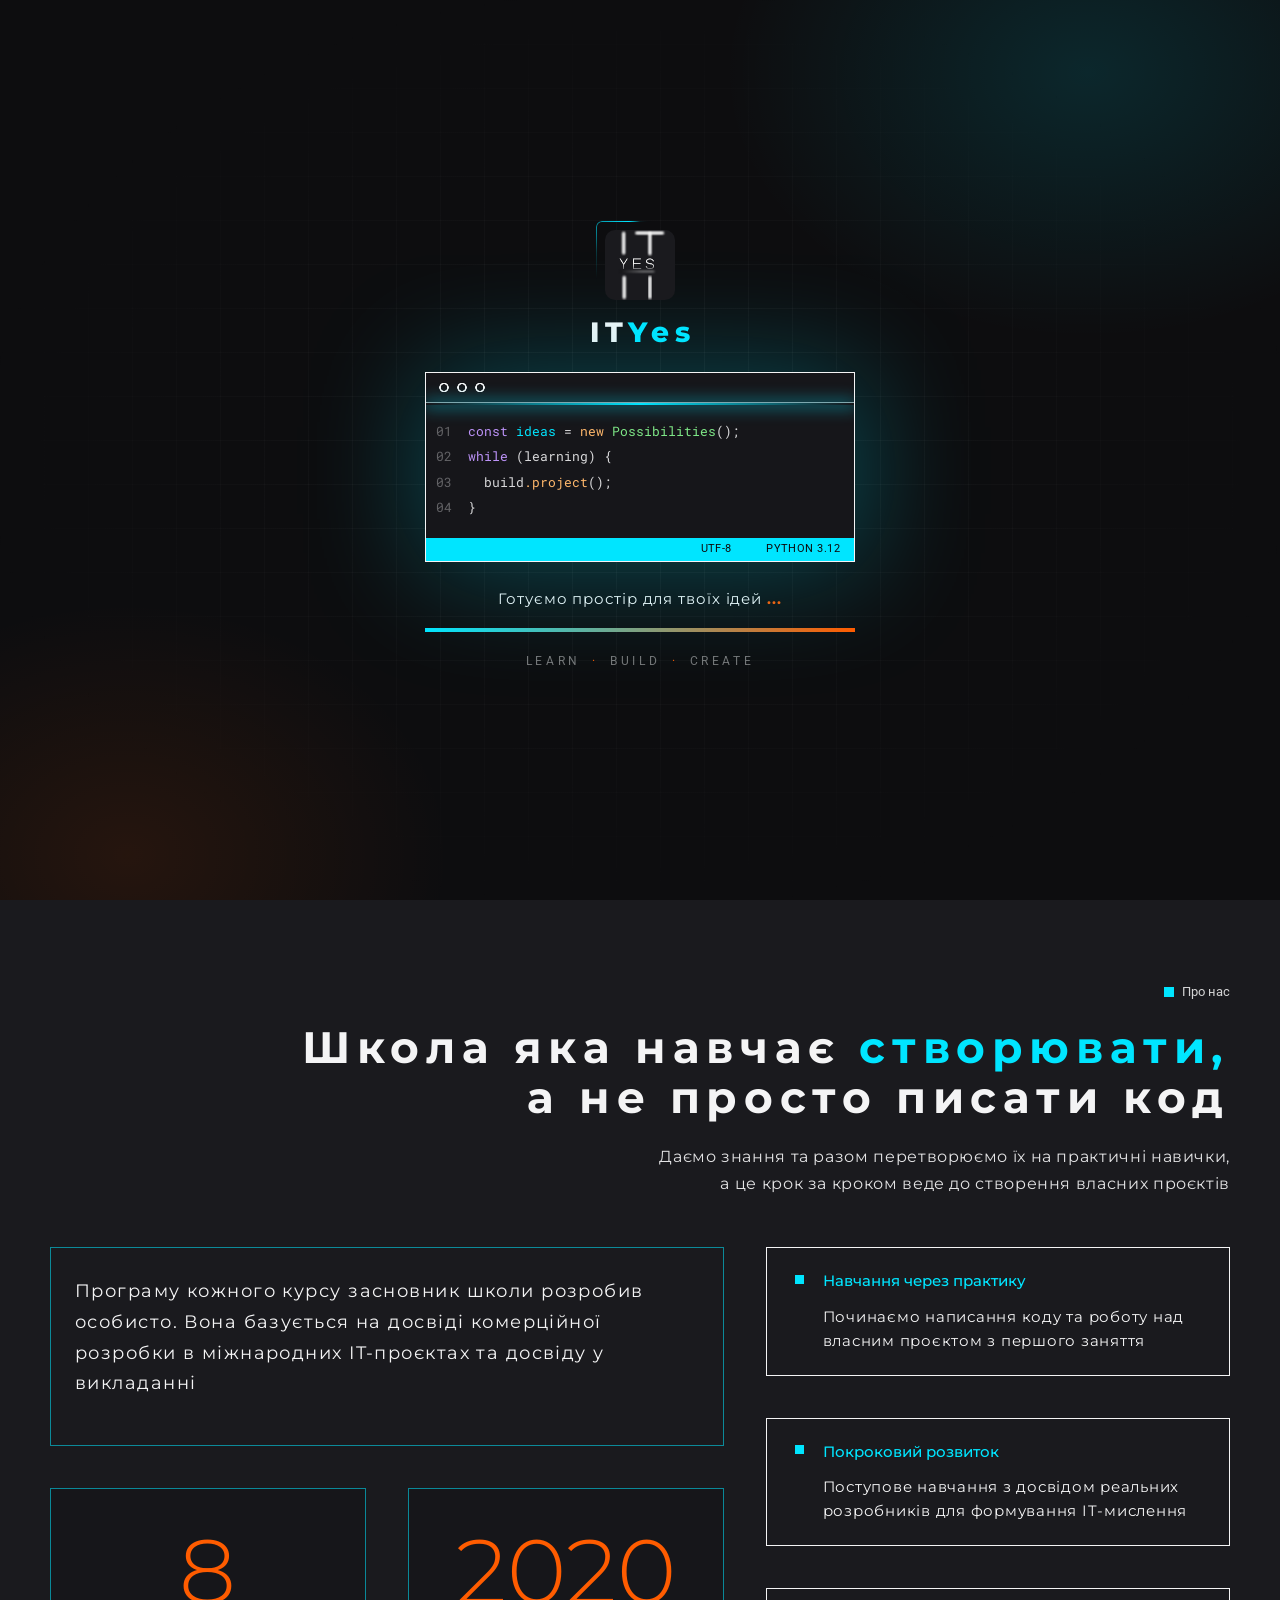
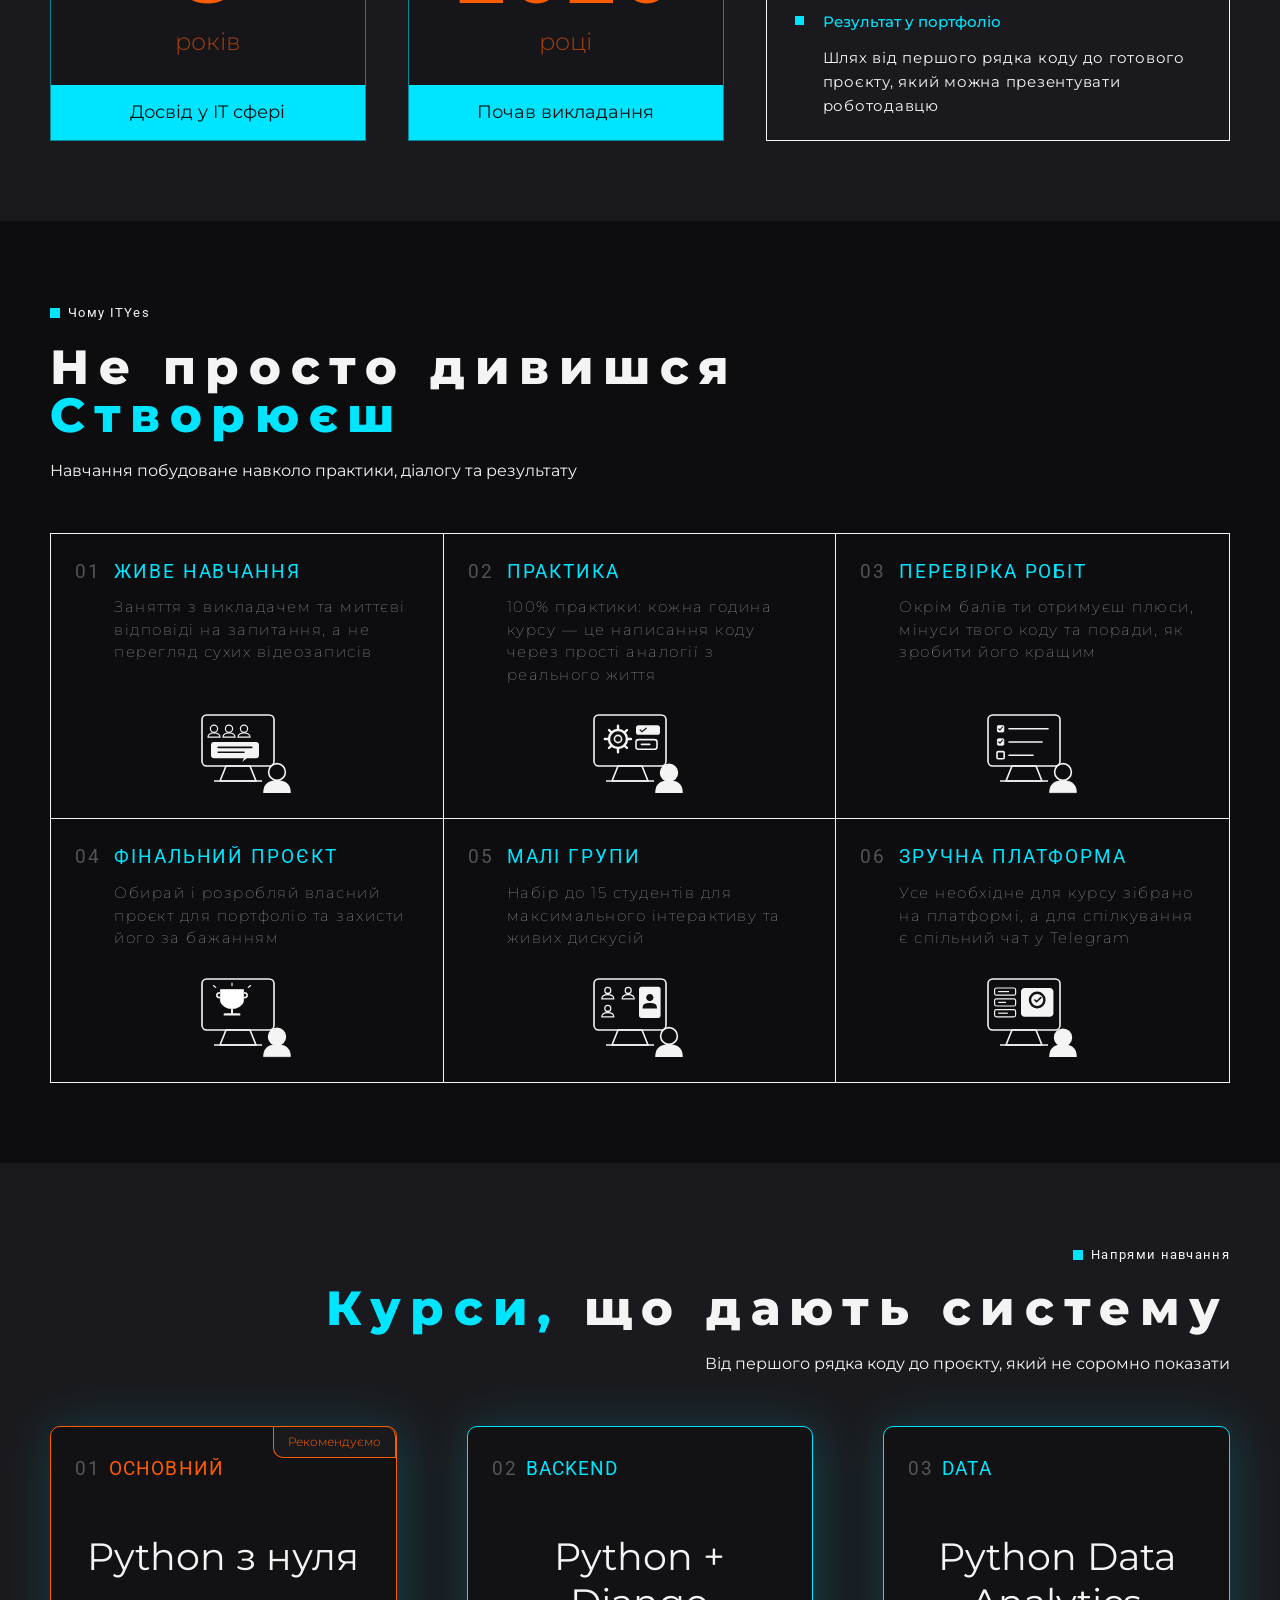
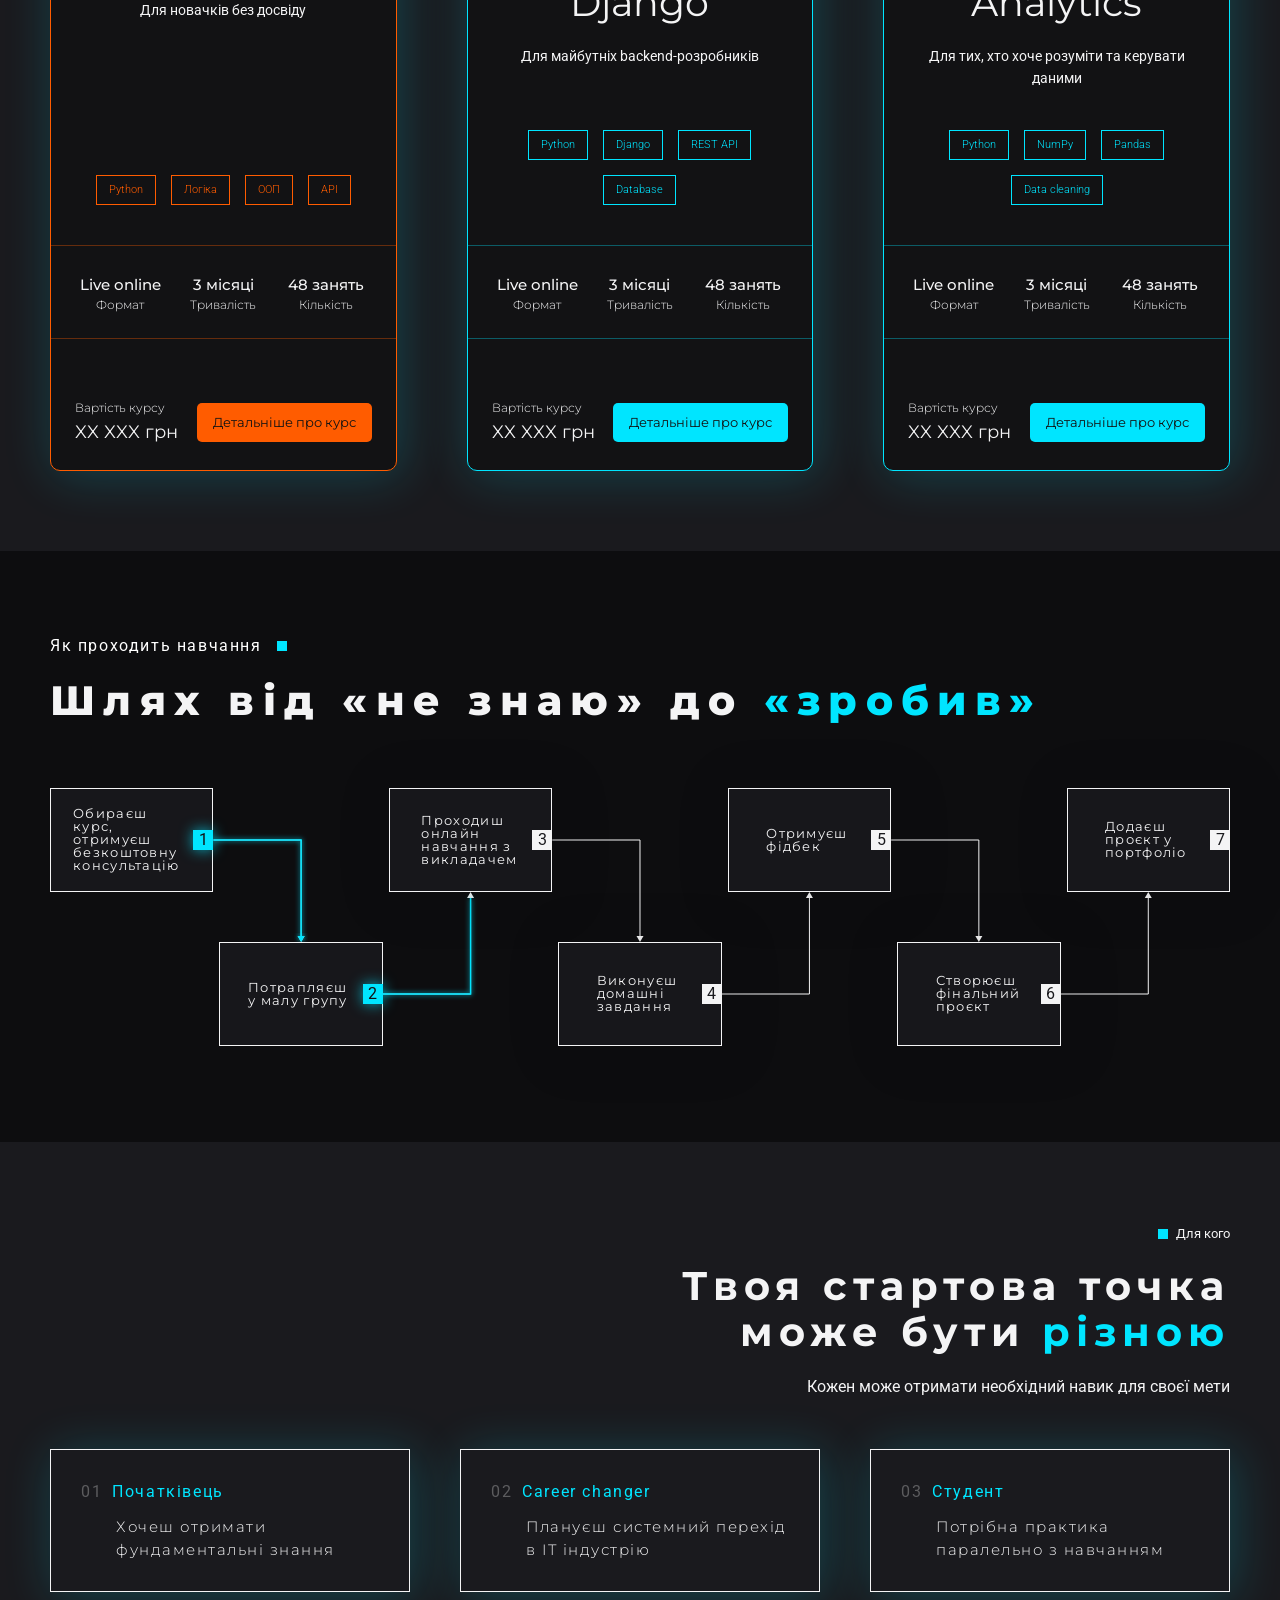
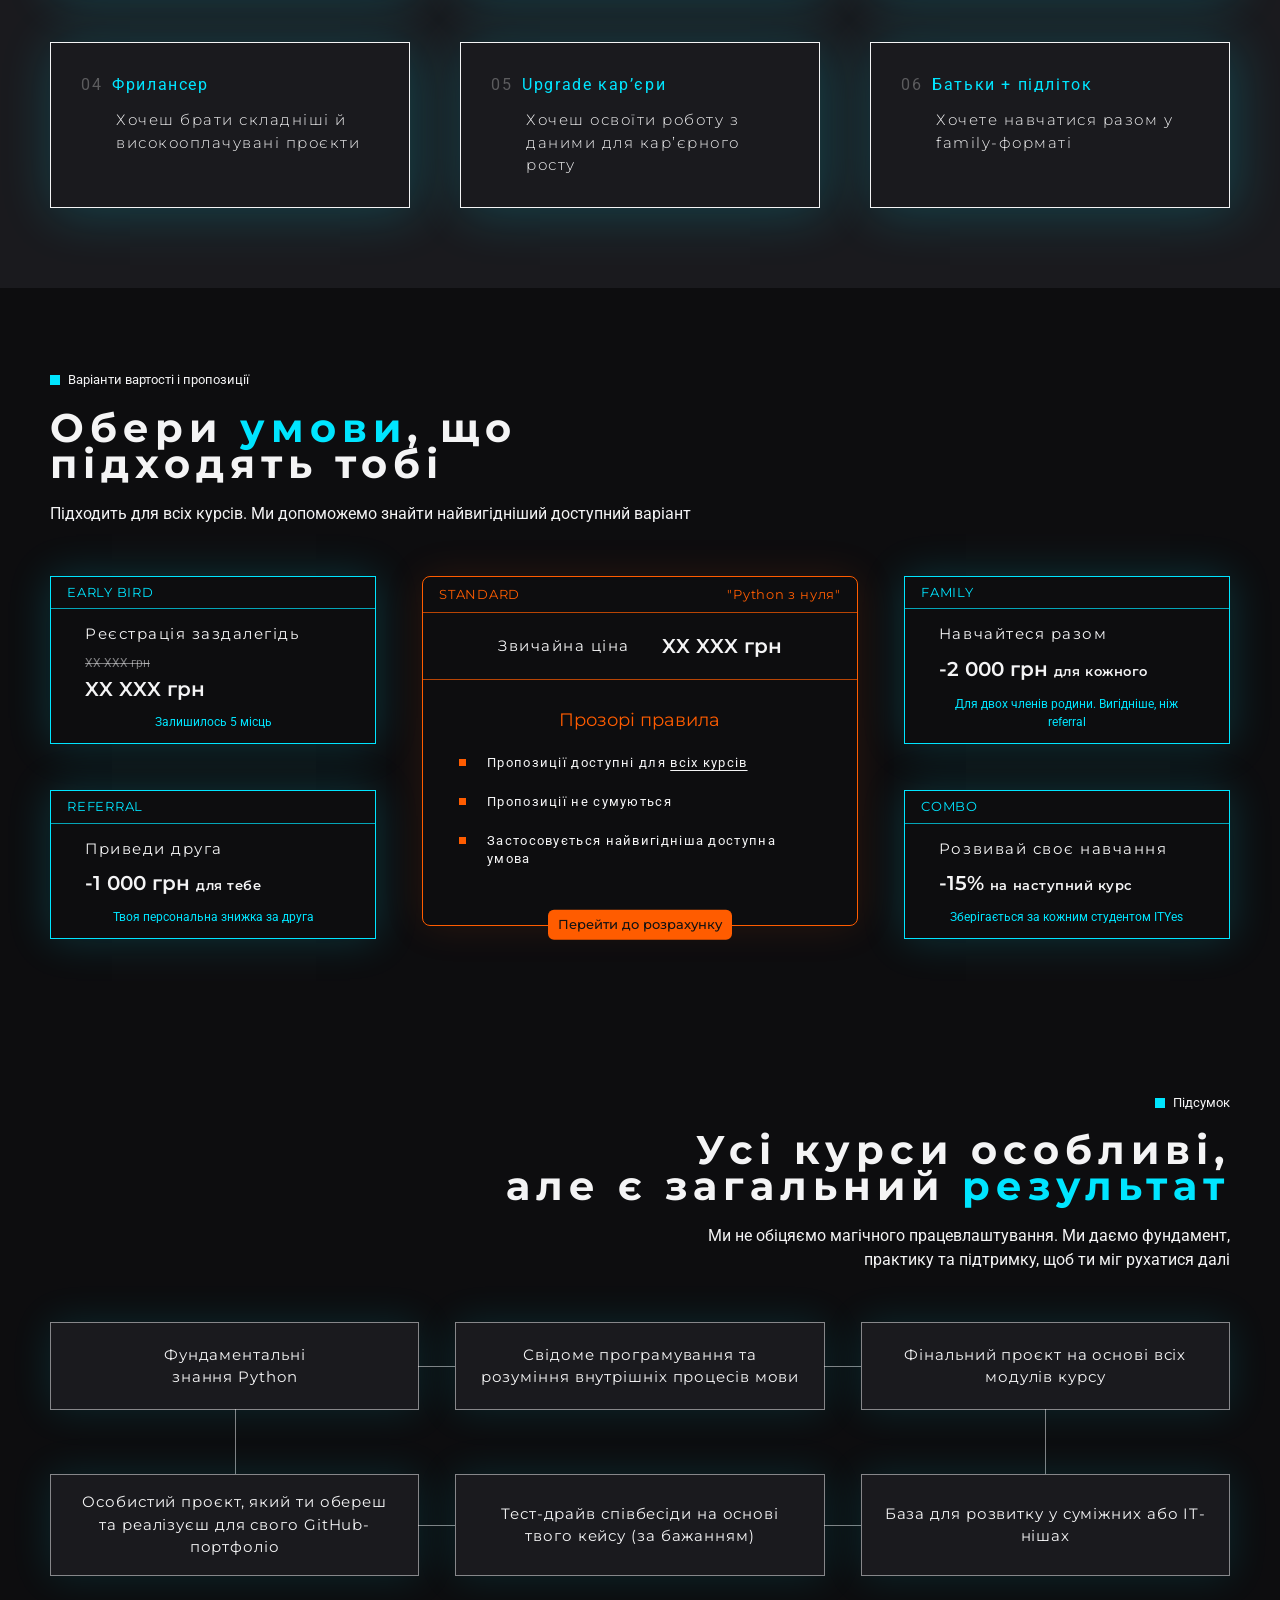
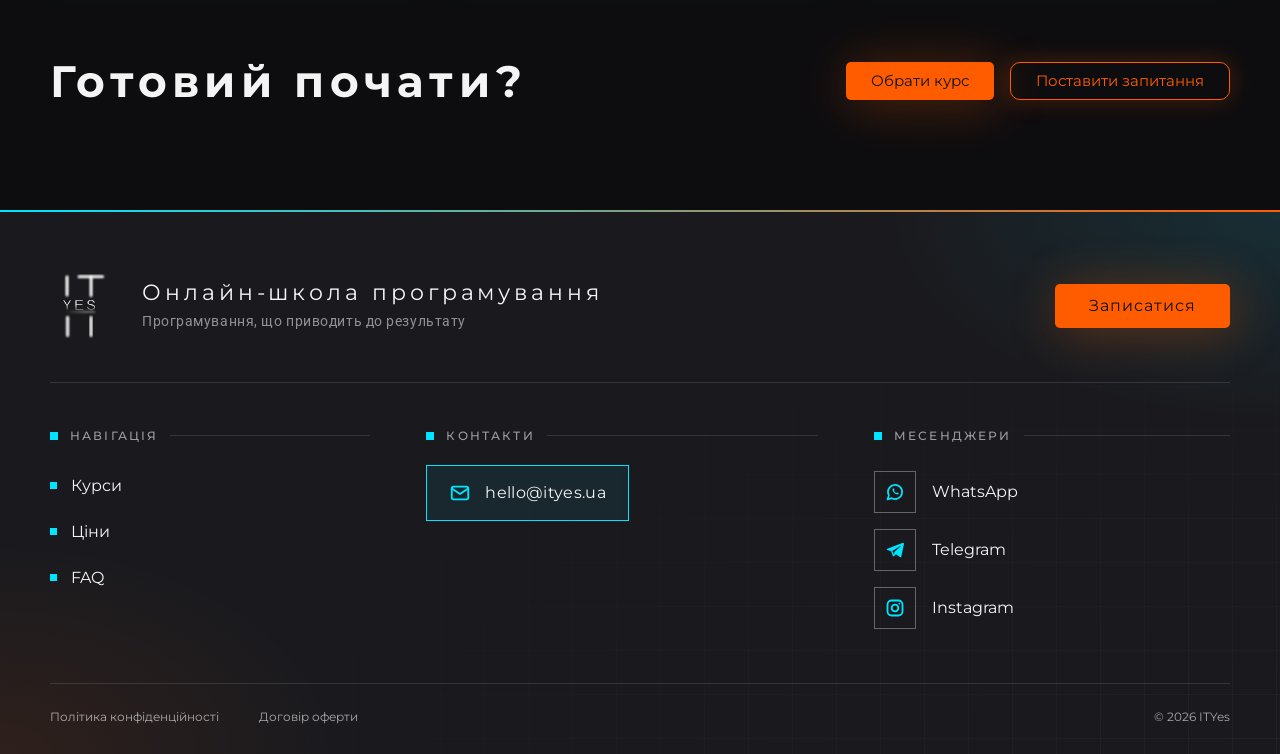
<file: index.html>
<!DOCTYPE html>
<html lang="uk">
<head>
  <meta charset="UTF-8">
  <meta name="viewport" content="width=device-width, initial-scale=1.0">
  <title>ITYes — Онлайн-школа програмування</title>
  <link rel="preconnect" href="https://fonts.googleapis.com">
  <link rel="preconnect" href="https://fonts.gstatic.com" crossorigin>
  <link href="https://fonts.googleapis.com/css2?family=Montserrat:wght@300;400;500;600;700&family=Roboto:wght@400;500&family=Roboto+Mono:wght@400&display=swap" rel="stylesheet">
  <link rel="stylesheet" href="css/site.css">
  <link rel="stylesheet" href="css/layout.css">
  <link rel="stylesheet" href="css/mobile.css">
  <link rel="stylesheet" href="css/mobile-visual.css">
  <link rel="stylesheet" href="css/loader.css">
</head>
<body>
  
  <div class="ityes-loader" id="ityes-loader"
  role="status" aria-label="Завантаження ITYes">

  <div class="ityes-loader__content">

  <div class="ityes-loader__brand">

  <span class="ityes-loader__logo-wrap">
    <img src="images/logo.svg" alt="" width="70" height="70">
    <span class="ityes-loader__orbit"></span>
  </span>

  <span class="ityes-loader__wordmark">
    IT<span>Yes</span>
  </span>

  </div>

  <div class="ityes-loader__visual">

  <div class="ityes-loader__code">

    <div><i>01</i><span class="code-purple">const</span>
      <span class="code-blue">ideas</span> =
      <span class="code-orange">new</span>
      <span class="code-green">Possibilities</span>();</div>

    <div><i>02</i><span class="code-purple">while</span> (learning) {</div>

    <div><i>03</i>&nbsp;&nbsp;build<span class="code-orange">.project</span>();</div>

    <div><i>04</i>}</div>

  </div>

  <span class="ityes-loader__scan"></span>

  </div>

  <p class="ityes-loader__message">
  Готуємо простір для твоїх ідей
  <span class="ityes-loader__dots">
    <b>.</b><b>.</b><b>.</b>
  </span>
  </p>

  <div class="ityes-loader__progress">
  <span></span>
  </div>

  <span class="ityes-loader__caption">
  LEARN <i>·</i> BUILD <i>·</i> CREATE
  </span>

  </div>
  </div>

  <div class="cursor" aria-hidden="true">
    <span class="cursor-ring"></span>
    <span class="cursor-dot"></span>
  </div>
  <div data-include="header"></div>

  <main>
    <section class="hero">
      <div class="container hero-grid">
        <div class="hero-content">
          <p class="hero-label">
            <span class="hero-label-dot" aria-hidden="true"></span>
            Онлайн-школа програмування / Україна
          </p>
          <h1 class="hero-title">
            Програмування, що приводить до <span class="accent">результату</span>
          </h1>
          <p class="hero-subtitle">
            Вивчай Python, Django та Data Analytics з викладачем, практикою та реальними проєктами.
          </p>
          <div class="hero-actions">
            <a href="courses.html" class="btn btn-primary-hero">Обрати курс</a>
            <a href="prices.html" class="btn btn-ghost">Дізнатися вартість</a>
          </div>
        </div>

        <div class="hero-visual" aria-hidden="true">
          <div class="editor-window">
            <div class="editor-titlebar">
              <span class="editor-dot"></span>
              <span class="editor-dot"></span>
              <span class="editor-dot"></span>
            </div>
            <div class="editor-body">
              <div class="line-numbers">
                <span>01</span>
                <span>02</span>
                <span>03</span>
                <span>04</span>
                <span>05</span>
                <span>06</span>
                <span>07</span>
                <span>08</span>
              </div>
              <pre class="code-content"><code><span class="kw">class</span> <span class="cls">LearningPath</span>:
    <span class="kw">def</span> __init__(self, student):
        self.student = student
        self.modules = []

    <span class="kw">def</span> add_project(self, name):
        self.modules.append(name)
        <span class="kw">return</span> "ready_for_review"</code></pre>
            </div>
            <div class="editor-status">
              <span>UTF-8</span>
              <span>PYTHON 3.12</span>
            </div>
          </div>

          <div class="float-card float-card--progress">
            <div class="float-card-label">ПРОГРЕС КУРСУ</div>
            <div class="float-card-value">08 / 12</div>
            <div class="progress-bar">
              <div class="progress-bar-fill"></div>
            </div>
          </div>

          <div class="float-card float-card--feedback">
            <div class="feedback-check">
              <svg width="33" height="32" viewBox="0 0 33 32" fill="none" xmlns="http://www.w3.org/2000/svg">
                <path d="M0 15.3699C4.87744 20.6473 9.60654 25.3982 14.1524 31.407C19.0948 21.577 24.1534 11.7127 32.5001 1.03018L30.2511 0C23.2032 7.47441 17.7276 14.5496 12.9698 22.9578C9.66123 19.9773 4.31416 15.7596 1.04932 13.5926L0 15.3699Z" fill="#F4F4F5"/>
              </svg>
            </div>
            <div>
              <div class="float-card-label">FEEDBACK</div>
              <div class="feedback-text">Роботу перевірено</div>
            </div>
          </div>
        </div>
      </div>

      <ul class="hero-benefits hero-benefits--bar reveal" aria-label="Що входить у навчання">
        <li>
          <span class="hero-benefits-icon" aria-hidden="true">
            <svg width="19" height="18" viewBox="0 0 19 18" fill="none" xmlns="http://www.w3.org/2000/svg">
              <path d="M0 8.78281C2.78711 11.7984 5.48945 14.5133 8.08711 17.9469C10.9113 12.3297 13.802 6.69297 18.5715 0.588672L17.2863 0C13.259 4.27109 10.1301 8.31406 7.41133 13.1187C5.5207 11.4156 2.46523 9.00547 0.599609 7.76719L0 8.78281Z" fill="#00E5FF"/>
            </svg>              
          </span>
          Практика
        </li>
        <li>
          <span class="hero-benefits-icon" aria-hidden="true">
            <svg width="19" height="18" viewBox="0 0 19 18" fill="none" xmlns="http://www.w3.org/2000/svg">
              <path d="M0 8.78281C2.78711 11.7984 5.48945 14.5133 8.08711 17.9469C10.9113 12.3297 13.802 6.69297 18.5715 0.588672L17.2863 0C13.259 4.27109 10.1301 8.31406 7.41133 13.1187C5.5207 11.4156 2.46523 9.00547 0.599609 7.76719L0 8.78281Z" fill="#00E5FF"/>
            </svg>              
          </span>
          Домашні завдання
        </li>
        <li>
          <span class="hero-benefits-icon" aria-hidden="true">
            <svg width="19" height="18" viewBox="0 0 19 18" fill="none" xmlns="http://www.w3.org/2000/svg">
              <path d="M0 8.78281C2.78711 11.7984 5.48945 14.5133 8.08711 17.9469C10.9113 12.3297 13.802 6.69297 18.5715 0.588672L17.2863 0C13.259 4.27109 10.1301 8.31406 7.41133 13.1187C5.5207 11.4156 2.46523 9.00547 0.599609 7.76719L0 8.78281Z" fill="#00E5FF"/>
            </svg>              
          </span>
          Перевірка викладачем
        </li>
        <li>
          <span class="hero-benefits-icon" aria-hidden="true">
            <svg width="19" height="18" viewBox="0 0 19 18" fill="none" xmlns="http://www.w3.org/2000/svg">
              <path d="M0 8.78281C2.78711 11.7984 5.48945 14.5133 8.08711 17.9469C10.9113 12.3297 13.802 6.69297 18.5715 0.588672L17.2863 0C13.259 4.27109 10.1301 8.31406 7.41133 13.1187C5.5207 11.4156 2.46523 9.00547 0.599609 7.76719L0 8.78281Z" fill="#00E5FF"/>
            </svg>              
          </span>
          Фінальний проєкт
        </li>
      </ul>
    </section>

    <section class="about" id="about">
      <div class="about-inner">
        <header class="about-header reveal">
          <p class="about-kicker">
            <span class="about-kicker-dot" aria-hidden="true"></span>
            Про нас
          </p>
          <h2 class="about-title">
            Школа яка навчає <span class="accent">створювати,</span><br>
            а не просто писати код
          </h2>
          <p class="about-subtitle">
            Даємо знання та разом перетворюємо їх на практичні навички,<br>
            а це крок за кроком веде до створення власних проєктів
          </p>
        </header>

        <div class="about-grid">
          <div class="about-intro">
            <p>Програму кожного курсу засновник школи розробив особисто. Вона базується на досвіді комерційної розробки в міжнародних IT-проєктах та досвіду у викладанні</p>
          </div>

          <div class="about-stats">
            <article class="about-stat">
              <div class="about-stat-body">
                <p class="about-stat-num">8</p>
                <p class="about-stat-unit">років</p>
              </div>
              <p class="about-stat-label">Досвід у IT сфері</p>
            </article>
            <article class="about-stat">
              <div class="about-stat-body">
                <p class="about-stat-num">2020</p>
                <p class="about-stat-unit">році</p>
              </div>
              <p class="about-stat-label">Почав викладання</p>
            </article>
          </div>

          <div class="about-side">
            <article class="about-note reveal">
              <h3>Навчання через практику</h3>
              <p>Починаємо написання коду та роботу над власним проєктом з першого заняття</p>
            </article>
            <article class="about-note reveal">
              <h3>Покроковий розвиток</h3>
              <p>Поступове навчання з досвідом реальних розробників для формування IT-мислення</p>
            </article>
            <article class="about-note reveal">
              <h3>Результат у портфоліо</h3>
              <p>Шлях від першого рядка коду до готового проєкту, який можна презентувати роботодавцю</p>
            </article>
          </div>
        </div>
      </div>
    </section>


    <section class="why" id="how">
      <div class="why-inner" id="about">
        <header class="why-header reveal">
          <p class="why-kicker">
            <span class="why-kicker-dot" aria-hidden="true"></span>
            Чому ITYes
          </p>
          <h2 class="why-title">
            Не просто дивишся
            <span class="accent">Створюєш</span>
          </h2>
          <p class="why-subtitle">
            Навчання побудоване навколо практики, діалогу та результату
          </p>
        </header>

        <div class="why-grid">
          <article class="why-card">
            <p class="why-card-heading">
              <span class="why-card-num">01</span>
              Живе навчання
            </p>
            <p class="why-card-text">Заняття з викладачем та миттєві відповіді на запитання, а не перегляд сухих відеозаписів</p>
            <img class="why-card-icon" src="images/01.svg" width="150" height="120" alt="">
          </article>

          <article class="why-card">
            <p class="why-card-heading">
              <span class="why-card-num">02</span>
              Практика
            </p>
            <p class="why-card-text">100% практики: кожна година курсу — це написання коду через прості аналогії з реального життя </p>
            <img class="why-card-icon" src="images/02.svg" width="150" height="120" alt="">
          </article>

          <article class="why-card">
            <p class="why-card-heading">
              <span class="why-card-num">03</span>
              Перевірка робіт
            </p>
            <p class="why-card-text">Окрім балів ти отримуєш плюси, мінуси твого коду та поради, як зробити його кращим</p>
            <img class="why-card-icon" src="images/03.svg" width="150" height="120" alt="">
          </article>

          <article class="why-card">
            <p class="why-card-heading">
              <span class="why-card-num">04</span>
              Фінальний проєкт
            </p>
            <p class="why-card-text">Обирай і розробляй власний проєкт для портфоліо та захисти його за бажанням</p>
            <img class="why-card-icon" src="images/04.svg" width="150" height="120" alt="">
          </article>

          <article class="why-card">
            <p class="why-card-heading">
              <span class="why-card-num">05</span>
              Малі групи
            </p>
            <p class="why-card-text">Набір до 15 студентів для максимального інтерактиву та живих дискусій</p>
            <img class="why-card-icon" src="images/05.svg" width="150" height="120" alt="">
          </article>

          <article class="why-card">
            <p class="why-card-heading">
              <span class="why-card-num">06</span>
              Зручна платформа
            </p>
            <p class="why-card-text">Усе необхідне для курсу зібрано на платформі, а для спілкування є спільний чат у Telegram</p>
            <img class="why-card-icon" src="images/06.svg" width="150" height="120" alt="">
          </article>
        </div>
      </div>
    </section>

    <section class="courses" id="courses">
      <div class="courses-inner">
        <header class="courses-header reveal">
          <p class="courses-kicker">
            <span class="courses-kicker-dot" aria-hidden="true"></span>
            Напрями навчання
          </p>
          <h2 class="courses-title"><span class="accent">Курси,</span> що дають систему</h2>
          <p class="courses-subtitle">Від першого рядка коду до проєкту, який не соромно показати</p>
        </header>

        <div class="courses-grid reveal">
          <article class="course-card course-card--orange">
            <div class="course-header-content">
            <span class="course-badge">Рекомендуємо</span>
              <p class="course-label"><span>01</span> Основний</p>
              <h3 class="course-name">Python з нуля</h3>
              <p class="course-desc">Для новачків без досвіду</p>
            </div>
            <ul class="course-tags">
              <li>Python</li>
              <li>Логіка</li>
              <li>ООП</li>
              <li>API</li>
            </ul>
            <dl class="course-meta">
              <div>
                <dd>Live online</dd>
                <dt>Формат</dt>
              </div>
              <div>
                <dd>3 місяці</dd>
                <dt>Тривалість</dt>
              </div>
              <div>
                <dd>48 занять</dd>
                <dt>Кількість</dt>
              </div>
            </dl>
            <div class="course-footer">
              <p class="course-price">
                <span>Вартість курсу</span>
                XX XXX грн
              </p>
              <a href="course.html?course=python" class="course-btn">Детальніше про курс</a>
            </div>
          </article>

          <article class="course-card course-card--cyan">
            <div class="course-header-content">
              <p class="course-label"><span>02</span> Backend</p>
              <h3 class="course-name">Python + Django</h3>
              <p class="course-desc">Для майбутніх backend-розробників</p>
            </div>
            <ul class="course-tags">
              <li>Python</li>
              <li>Django</li>
              <li>REST API</li>
              <li>Database</li>
            </ul>
            <dl class="course-meta">
              <div>
                <dd>Live online</dd>
                <dt>Формат</dt>
              </div>
              <div>
                <dd>3 місяці</dd>
                <dt>Тривалість</dt>
              </div>
              <div>
                <dd>48 занять</dd>
                <dt>Кількість</dt>
              </div>
            </dl>
            <div class="course-footer">
              <p class="course-price">
                <span>Вартість курсу</span>
                XX XXX грн
              </p>
              <a href="course.html?course=django" class="course-btn">Детальніше про курс</a>
            </div>
          </article>

          <article class="course-card course-card--cyan">
            <div class="course-header-content">
              <p class="course-label"><span>03</span> Data</p>
              <h3 class="course-name">Python Data Analytics</h3>
              <p class="course-desc">Для тих, хто хоче розуміти та керувати даними</p>
            </div>
            <ul class="course-tags">
              <li>Python</li>
              <li>NumPy</li>
              <li>Pandas</li>
              <li>Data cleaning</li>
            </ul>
            <dl class="course-meta">
              <div>
                <dd>Live online</dd>
                <dt>Формат</dt>
              </div>
              <div>
                <dd>3 місяці</dd>
                <dt>Тривалість</dt>
              </div>
              <div>
                <dd>48 занять</dd>
                <dt>Кількість</dt>
              </div>
            </dl>
            <div class="course-footer">
              <p class="course-price">
                <span>Вартість курсу</span>
                XX XXX грн
              </p>
              <a href="course.html?course=data" class="course-btn">Детальніше про курс</a>
            </div>
          </article>
        </div>
      </div>
    </section>

    <section class="path path--figma path--figma-head" id="process">
      <div class="path-inner">
        <header class="path-header reveal">
          <p class="path-kicker">
            <span class="path-kicker-dot" aria-hidden="true"></span>
            Як проходить навчання
          </p>
          <h2 class="path-title">
            Шлях від «не знаю» до <span class="accent">«зробив»</span>
          </h2>
        </header>

        <div class="path-board">
          <svg class="path-lines" aria-hidden="true"></svg>
          <ol class="path-flow">
            <li class="path-step" data-step="1">
              <article class="path-box">
                <p>Обираєш курс, отримуєш безкоштовну консультацію</p>
                <span class="path-num">1</span>
              </article>
            </li>
            <li class="path-step" data-step="2">
              <article class="path-box">
                <p>Потрапляєш у малу групу</p>
                <span class="path-num">2</span>
              </article>
            </li>
            <li class="path-step" data-step="3">
              <article class="path-box">
                <p>Проходиш онлайн навчання з викладачем</p>
                <span class="path-num">3</span>
              </article>
            </li>
            <li class="path-step" data-step="4">
              <article class="path-box">
                <p>Виконуєш домашні завдання</p>
                <span class="path-num">4</span>
              </article>
            </li>
            <li class="path-step" data-step="5">
              <article class="path-box">
                <p>Отримуєш фідбек</p>
                <span class="path-num">5</span>
              </article>
            </li>
            <li class="path-step" data-step="6">
              <article class="path-box">
                <p>Створюєш фінальний проєкт</p>
                <span class="path-num">6</span>
              </article>
            </li>
            <li class="path-step path-step--final" data-step="7">
              <article class="path-box">
                <p>Додаєш проєкт у портфоліо</p>
                <span class="path-num">7</span>
              </article>
            </li>
          </ol>
        </div>
      </div>
    </section>

    <section class="audience" id="audience">
      <div class="audience-inner">
        <header class="audience-header reveal">
          <p class="audience-kicker">
            <span class="audience-kicker-dot" aria-hidden="true"></span>
            Для кого
          </p>
          <h2 class="audience-title">
            Твоя стартова точка<br>
            може бути <span class="accent">різною</span>
          </h2>
          <p class="audience-subtitle">Кожен може отримати необхідний навик для своєї мети</p>
        </header>

        <div class="audience-grid">
          <article class="audience-card">
            <p class="audience-card-label"><span>01</span> Початківець</p>
            <p class="audience-card-text">Хочеш отримати фундаментальні знання</p>
          </article>
          <article class="audience-card">
            <p class="audience-card-label"><span>02</span> Career changer</p>
            <p class="audience-card-text">Плануєш системний перехід в IT індустрію</p>
          </article>
          <article class="audience-card">
            <p class="audience-card-label"><span>03</span> Студент</p>
            <p class="audience-card-text">Потрібна практика паралельно з навчанням</p>
          </article>
          <article class="audience-card">
            <p class="audience-card-label"><span>04</span> Фрилансер</p>
            <p class="audience-card-text">Хочеш брати складніші й високооплачувані проєкти</p>
          </article>
          <article class="audience-card">
            <p class="audience-card-label"><span>05</span> Upgrade кар’єри</p>
            <p class="audience-card-text">Хочеш освоїти роботу з даними для кар’єрного росту</p>
          </article>
          <article class="audience-card">
            <p class="audience-card-label"><span>06</span> Батьки + підліток</p>
            <p class="audience-card-text">Хочете навчатися разом у family-форматі</p>
          </article>
        </div>
      </div>
    </section>

    <section class="offers" id="pricing">
      <div class="offers-inner">
        <header class="offers-header reveal">
          <p class="offers-kicker">
            <span class="offers-kicker-dot" aria-hidden="true"></span>
            Варіанти вартості і пропозиції
          </p>
          <h2 class="offers-title">Обери <span class="accent">умови</span>, що <br> підходять тобі</h2>
          <p class="offers-subtitle">Підходить для всіх курсів. Ми допоможемо знайти найвигідніший доступний варіант</p>
        </header>

        <div class="offers-grid">
          <article class="offer-card offer-card--cyan offer-slide" data-side="left">
            <p class="offer-label">Early Bird</p>
            <div class="offer-body">
              <h3 class="offer-name">Реєстрація заздалегідь</h3>
              <p class="offer-old">XX XXX грн</p>
              <p class="offer-value">XX XXX грн</p>
              <p class="offer-note">Залишилось 5 місць</p>
            </div>
          </article>

          <article class="offer-card offer-card--orange offer-card--featured">
            <div class="offer-featured-top">
              <p class="offer-label">Standard</p>
              <p class="offer-course">"Python з нуля"</p>
            </div>
            <div class="offer-featured-price">
              <span>Звичайна ціна</span>
              <strong>XX XXX грн</strong>
            </div>
            <div class="offer-rules">
              <h3>Прозорі правила</h3>
              <ul>
                <li>Пропозиції доступні для <a href="courses.html">всіх курсів</a></li>
                <li>Пропозиції не сумуються</li>
                <li>Застосовується найвигідніша доступна умова</li>
              </ul>
            </div>
            <a href="prices.html" class="offer-cta">Перейти до розрахунку</a>
          </article>

          <article class="offer-card offer-card--cyan offer-slide" data-side="right">
            <p class="offer-label">Family</p>
            <div class="offer-body">
              <h3 class="offer-name">Навчайтеся разом</h3>
              <p class="offer-value">-2 000 грн <span>для кожного</span></p>
              <p class="offer-note">Для двох членів родини. Вигідніше, ніж referral</p>
            </div>
          </article>

          <article class="offer-card offer-card--cyan offer-slide" data-side="left">
            <p class="offer-label">Referral</p>
            <div class="offer-body">
              <h3 class="offer-name">Приведи друга</h3>
              <p class="offer-value">-1 000 грн <span>для тебе</span></p>
              <p class="offer-note">Твоя персональна знижка за друга</p>
            </div>
          </article>

          <article class="offer-card offer-card--cyan offer-slide" data-side="right">
            <p class="offer-label">Combo</p>
            <div class="offer-body">
              <h3 class="offer-name">Розвивай своє навчання</h3>
              <p class="offer-value">-15% <span>на наступний курс</span></p>
              <p class="offer-note">Зберігається за кожним студентом ITYes</p>
            </div>
          </article>
        </div>
      </div>
    </section>

    <section class="result" id="result">
      <div class="result-inner">
        <header class="result-header reveal">
          <p class="result-kicker">
            <span class="result-kicker-dot" aria-hidden="true"></span>
            Підсумок
          </p>
          <h2 class="result-title">
            Усі курси особливі,<br>
            але є загальний <span class="accent">результат</span>
          </h2>
          <p class="result-subtitle">
            Ми не обіцяємо магічного працевлаштування. Ми даємо фундамент,<br>практику та підтримку, щоб ти міг рухатися далі
          </p>
        </header>
    
        <ul class="result-flow">
          <li class="result-box">Фундаментальні<br>знання Python</li>
          <li class="result-box">Свідоме програмування та розуміння внутрішніх процесів мови</li>
          <li class="result-box">Фінальний проєкт на основі всіх модулів курсу</li>
          <li class="result-box">Особистий проєкт, який ти обереш та реалізуєш для свого GitHub-портфоліо</li>
          <li class="result-box">Тест-драйв співбесіди на основі твого кейсу (за бажанням)</li>
          <li class="result-box">База для розвитку у суміжних або IT-нішах</li>
        </ul>
    
        <div class="result-cta reveal">
          <h2 class="result-cta-title">Готовий почати?</h2>
          <div class="result-cta-actions">
            <a href="courses.html" class="btn btn-orange">Обрати курс</a>
            <a href="mailto:hello@ityes.ua" class="btn btn-outline-orange">Поставити запитання</a>
          </div>
        </div>
      </div>
    </section>
  </main>
  
  <div data-include="footer"></div>
  
  <script type="module" src="js/loader.js"></script>
  <script type="module" src="js/site.js"></script>
  <script type="module" src="js/mobile-visual.js"></script>
</body>
</html>
</file>
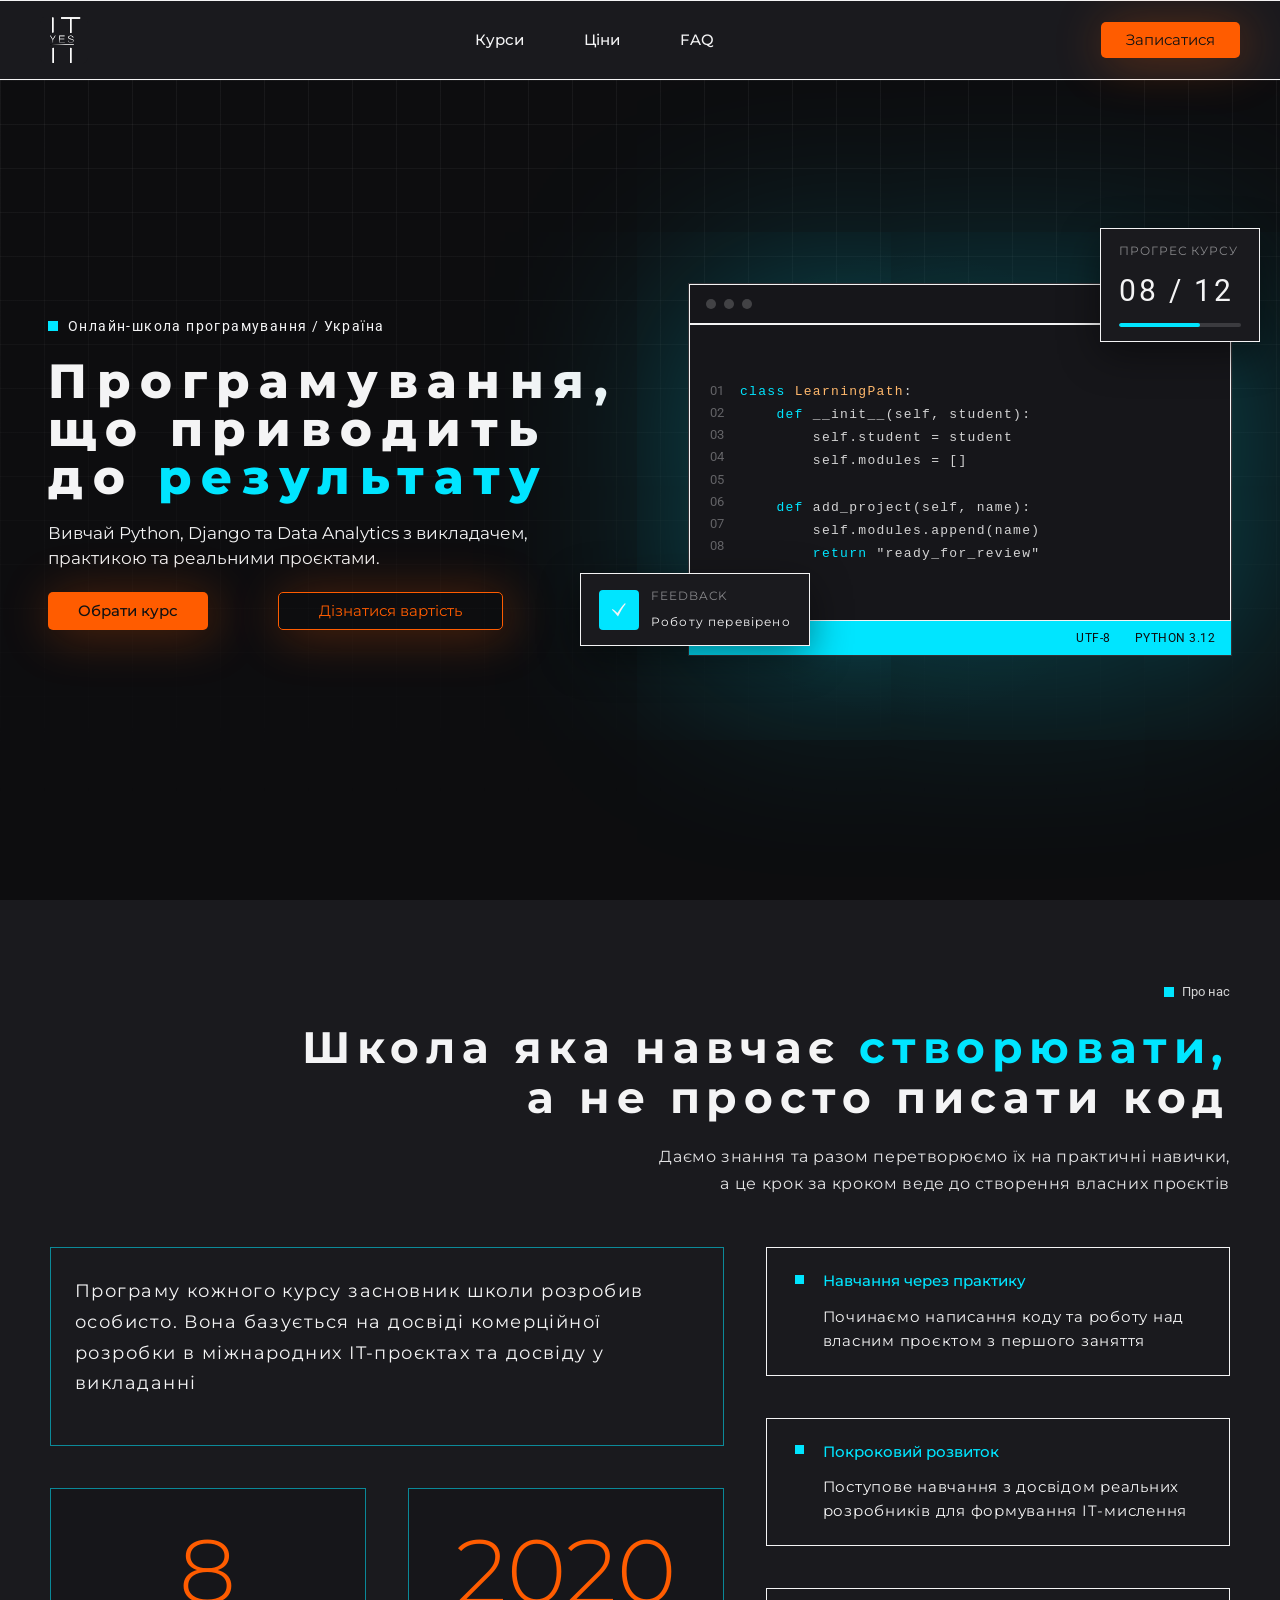
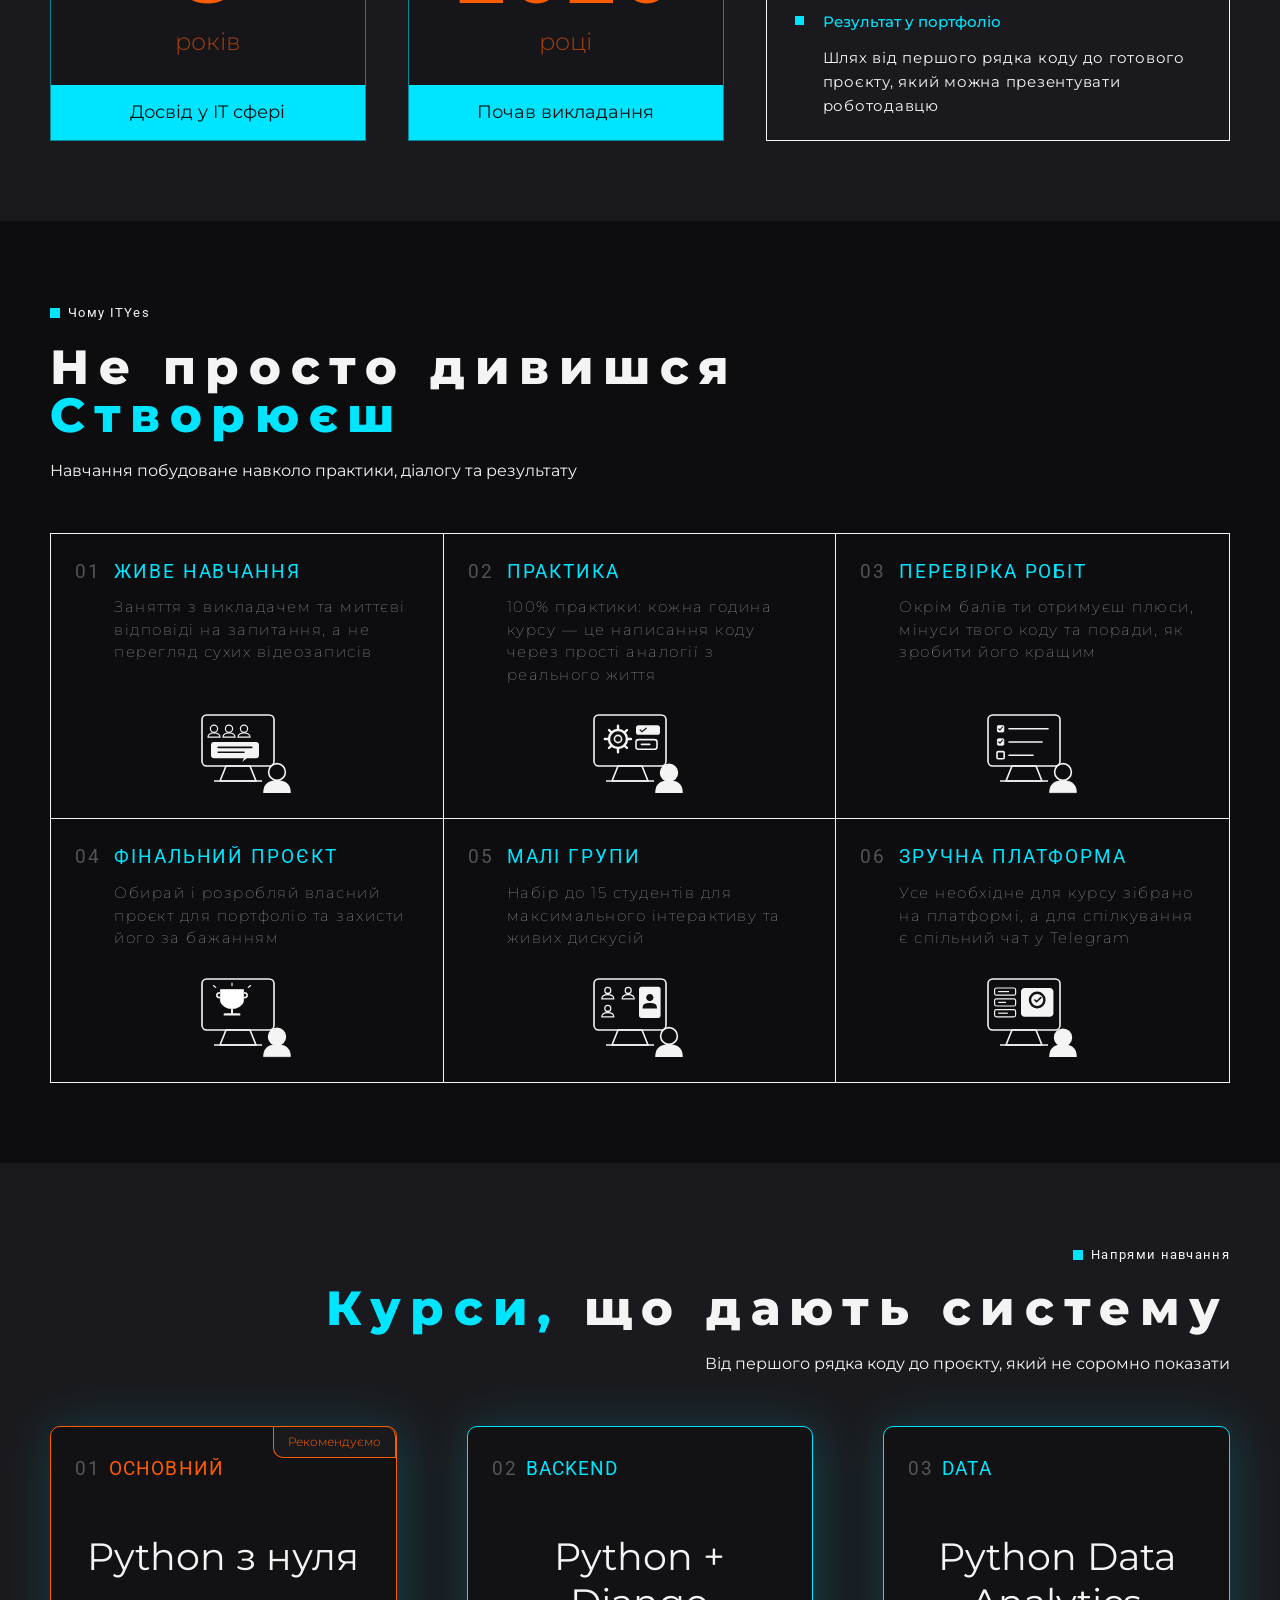
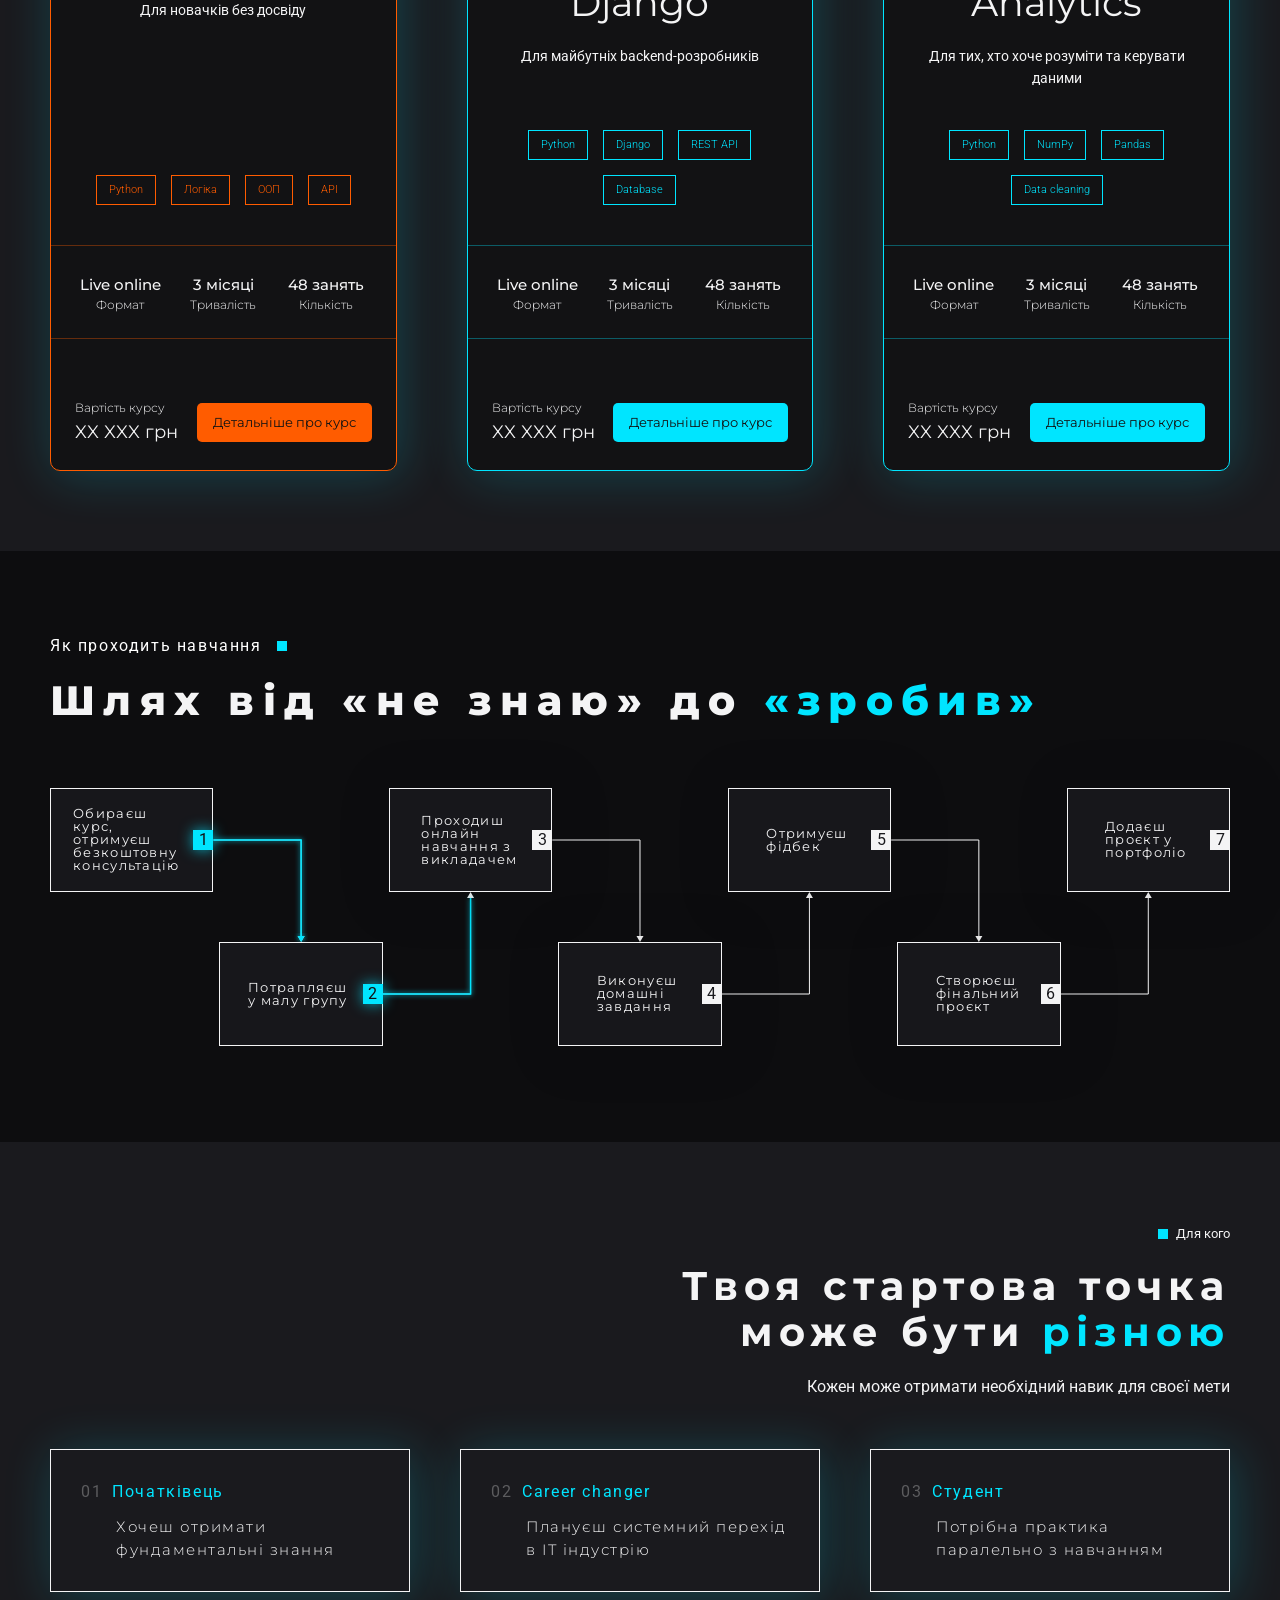
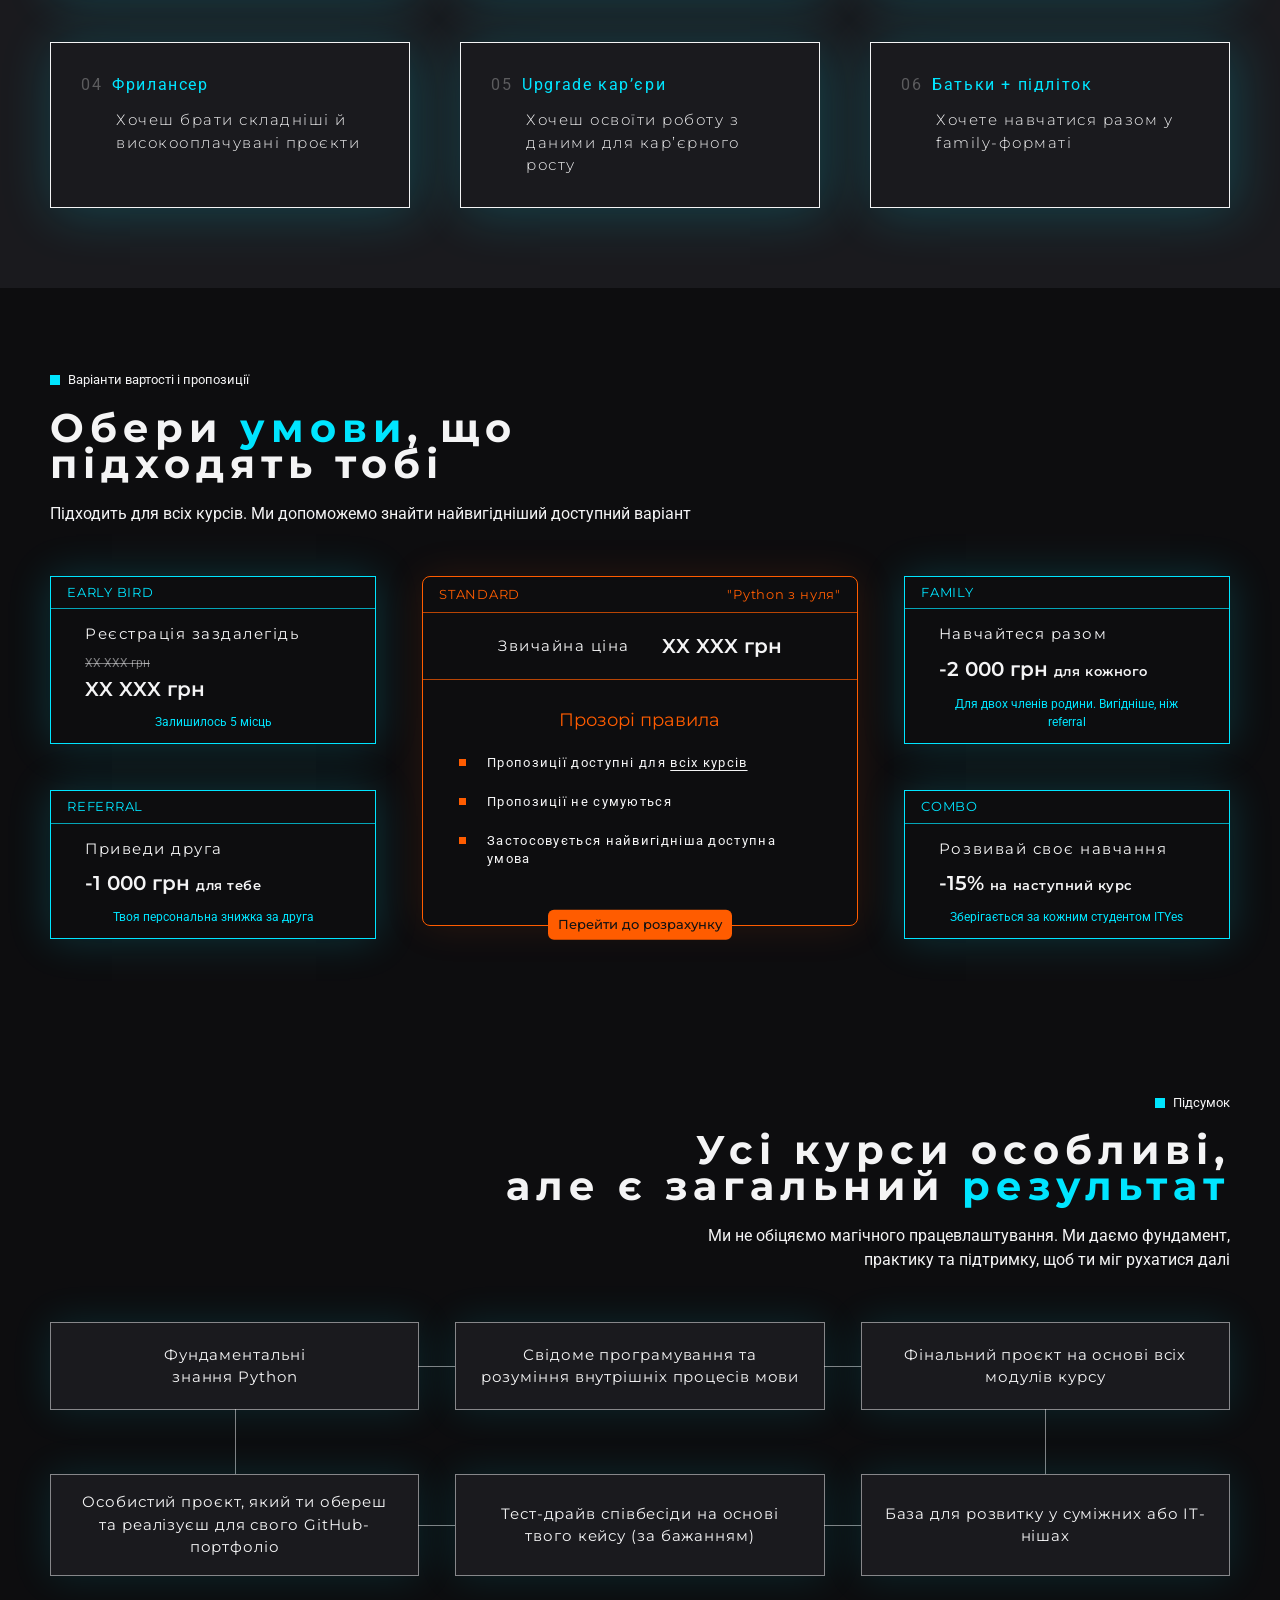
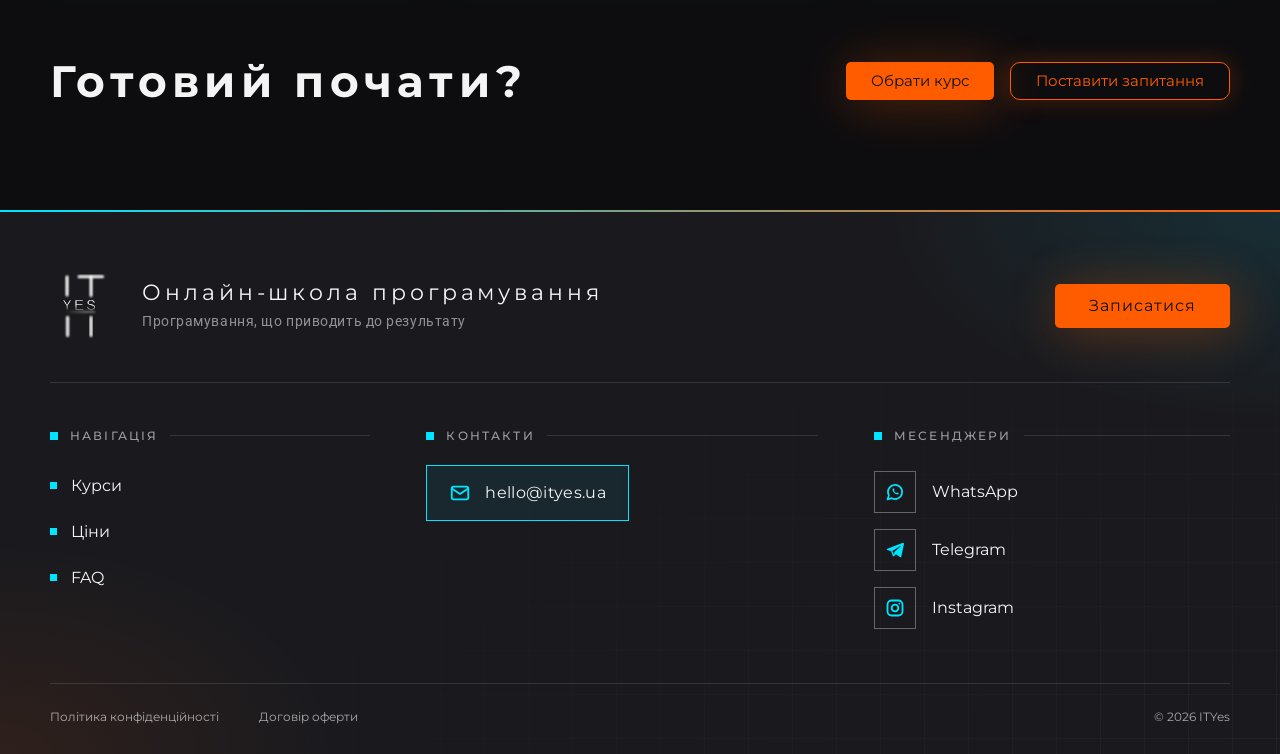
<file: worked/index.html>
<!DOCTYPE html>
<html lang="uk">
<head>
  <meta charset="UTF-8">
  <meta name="viewport" content="width=device-width, initial-scale=1.0">
  <title>ITYes — Онлайн-школа програмування</title>
  <link rel="preconnect" href="https://fonts.googleapis.com">
  <link rel="preconnect" href="https://fonts.gstatic.com" crossorigin>
  <link href="https://fonts.googleapis.com/css2?family=Montserrat:wght@300;400;500;600;700&family=Roboto:wght@400;500&family=Roboto+Mono:wght@400&display=swap" rel="stylesheet">
  <link rel="stylesheet" href="css/site.css">
  <link rel="stylesheet" href="css/layout.css">
  <link rel="stylesheet" href="css/mobile.css">
  <link rel="stylesheet" href="css/mobile-visual.css">
</head>
<body>
  <div class="cursor" aria-hidden="true">
    <span class="cursor-ring"></span>
    <span class="cursor-dot"></span>
  </div>
  <div data-include="header"></div>

  <main>
    <section class="hero">
      <div class="container hero-grid">
        <div class="hero-content">
          <p class="hero-label">
            <span class="hero-label-dot" aria-hidden="true"></span>
            Онлайн-школа програмування / Україна
          </p>
          <h1 class="hero-title">
            Програмування, що приводить до <span class="accent">результату</span>
          </h1>
          <p class="hero-subtitle">
            Вивчай Python, Django та Data Analytics з викладачем, практикою та реальними проєктами.
          </p>
          <div class="hero-actions">
            <a href="courses.html" class="btn btn-primary-hero">Обрати курс</a>
            <a href="prices.html" class="btn btn-ghost">Дізнатися вартість</a>
          </div>
        </div>

        <div class="hero-visual" aria-hidden="true">
          <div class="editor-window">
            <div class="editor-titlebar">
              <span class="editor-dot"></span>
              <span class="editor-dot"></span>
              <span class="editor-dot"></span>
            </div>
            <div class="editor-body">
              <div class="line-numbers">
                <span>01</span>
                <span>02</span>
                <span>03</span>
                <span>04</span>
                <span>05</span>
                <span>06</span>
                <span>07</span>
                <span>08</span>
              </div>
              <pre class="code-content"><code><span class="kw">class</span> <span class="cls">LearningPath</span>:
    <span class="kw">def</span> __init__(self, student):
        self.student = student
        self.modules = []

    <span class="kw">def</span> add_project(self, name):
        self.modules.append(name)
        <span class="kw">return</span> "ready_for_review"</code></pre>
            </div>
            <div class="editor-status">
              <span>UTF-8</span>
              <span>PYTHON 3.12</span>
            </div>
          </div>

          <div class="float-card float-card--progress">
            <div class="float-card-label">ПРОГРЕС КУРСУ</div>
            <div class="float-card-value">08 / 12</div>
            <div class="progress-bar">
              <div class="progress-bar-fill"></div>
            </div>
          </div>

          <div class="float-card float-card--feedback">
            <div class="feedback-check">
              <svg width="33" height="32" viewBox="0 0 33 32" fill="none" xmlns="http://www.w3.org/2000/svg">
                <path d="M0 15.3699C4.87744 20.6473 9.60654 25.3982 14.1524 31.407C19.0948 21.577 24.1534 11.7127 32.5001 1.03018L30.2511 0C23.2032 7.47441 17.7276 14.5496 12.9698 22.9578C9.66123 19.9773 4.31416 15.7596 1.04932 13.5926L0 15.3699Z" fill="#F4F4F5"/>
              </svg>
            </div>
            <div>
              <div class="float-card-label">FEEDBACK</div>
              <div class="feedback-text">Роботу перевірено</div>
            </div>
          </div>
        </div>
      </div>

      <ul class="hero-benefits hero-benefits--bar reveal" aria-label="Що входить у навчання">
        <li>
          <span class="hero-benefits-icon" aria-hidden="true">
            <svg width="19" height="18" viewBox="0 0 19 18" fill="none" xmlns="http://www.w3.org/2000/svg">
              <path d="M0 8.78281C2.78711 11.7984 5.48945 14.5133 8.08711 17.9469C10.9113 12.3297 13.802 6.69297 18.5715 0.588672L17.2863 0C13.259 4.27109 10.1301 8.31406 7.41133 13.1187C5.5207 11.4156 2.46523 9.00547 0.599609 7.76719L0 8.78281Z" fill="#00E5FF"/>
            </svg>              
          </span>
          Практика
        </li>
        <li>
          <span class="hero-benefits-icon" aria-hidden="true">
            <svg width="19" height="18" viewBox="0 0 19 18" fill="none" xmlns="http://www.w3.org/2000/svg">
              <path d="M0 8.78281C2.78711 11.7984 5.48945 14.5133 8.08711 17.9469C10.9113 12.3297 13.802 6.69297 18.5715 0.588672L17.2863 0C13.259 4.27109 10.1301 8.31406 7.41133 13.1187C5.5207 11.4156 2.46523 9.00547 0.599609 7.76719L0 8.78281Z" fill="#00E5FF"/>
            </svg>              
          </span>
          Домашні завдання
        </li>
        <li>
          <span class="hero-benefits-icon" aria-hidden="true">
            <svg width="19" height="18" viewBox="0 0 19 18" fill="none" xmlns="http://www.w3.org/2000/svg">
              <path d="M0 8.78281C2.78711 11.7984 5.48945 14.5133 8.08711 17.9469C10.9113 12.3297 13.802 6.69297 18.5715 0.588672L17.2863 0C13.259 4.27109 10.1301 8.31406 7.41133 13.1187C5.5207 11.4156 2.46523 9.00547 0.599609 7.76719L0 8.78281Z" fill="#00E5FF"/>
            </svg>              
          </span>
          Перевірка викладачем
        </li>
        <li>
          <span class="hero-benefits-icon" aria-hidden="true">
            <svg width="19" height="18" viewBox="0 0 19 18" fill="none" xmlns="http://www.w3.org/2000/svg">
              <path d="M0 8.78281C2.78711 11.7984 5.48945 14.5133 8.08711 17.9469C10.9113 12.3297 13.802 6.69297 18.5715 0.588672L17.2863 0C13.259 4.27109 10.1301 8.31406 7.41133 13.1187C5.5207 11.4156 2.46523 9.00547 0.599609 7.76719L0 8.78281Z" fill="#00E5FF"/>
            </svg>              
          </span>
          Фінальний проєкт
        </li>
      </ul>
    </section>

    <section class="about" id="about">
      <div class="about-inner">
        <header class="about-header reveal">
          <p class="about-kicker">
            <span class="about-kicker-dot" aria-hidden="true"></span>
            Про нас
          </p>
          <h2 class="about-title">
            Школа яка навчає <span class="accent">створювати,</span><br>
            а не просто писати код
          </h2>
          <p class="about-subtitle">
            Даємо знання та разом перетворюємо їх на практичні навички,<br>
            а це крок за кроком веде до створення власних проєктів
          </p>
        </header>

        <div class="about-grid">
          <div class="about-intro">
            <p>Програму кожного курсу засновник школи розробив особисто. Вона базується на досвіді комерційної розробки в міжнародних IT-проєктах та досвіду у викладанні</p>
          </div>

          <div class="about-stats">
            <article class="about-stat">
              <div class="about-stat-body">
                <p class="about-stat-num">8</p>
                <p class="about-stat-unit">років</p>
              </div>
              <p class="about-stat-label">Досвід у IT сфері</p>
            </article>
            <article class="about-stat">
              <div class="about-stat-body">
                <p class="about-stat-num">2020</p>
                <p class="about-stat-unit">році</p>
              </div>
              <p class="about-stat-label">Почав викладання</p>
            </article>
          </div>

          <div class="about-side">
            <article class="about-note reveal">
              <h3>Навчання через практику</h3>
              <p>Починаємо написання коду та роботу над власним проєктом з першого заняття</p>
            </article>
            <article class="about-note reveal">
              <h3>Покроковий розвиток</h3>
              <p>Поступове навчання з досвідом реальних розробників для формування IT-мислення</p>
            </article>
            <article class="about-note reveal">
              <h3>Результат у портфоліо</h3>
              <p>Шлях від першого рядка коду до готового проєкту, який можна презентувати роботодавцю</p>
            </article>
          </div>
        </div>
      </div>
    </section>


    <section class="why" id="how">
      <div class="why-inner" id="about">
        <header class="why-header reveal">
          <p class="why-kicker">
            <span class="why-kicker-dot" aria-hidden="true"></span>
            Чому ITYes
          </p>
          <h2 class="why-title">
            Не просто дивишся
            <span class="accent">Створюєш</span>
          </h2>
          <p class="why-subtitle">
            Навчання побудоване навколо практики, діалогу та результату
          </p>
        </header>

        <div class="why-grid">
          <article class="why-card">
            <p class="why-card-heading">
              <span class="why-card-num">01</span>
              Живе навчання
            </p>
            <p class="why-card-text">Заняття з викладачем та миттєві відповіді на запитання, а не перегляд сухих відеозаписів</p>
            <img class="why-card-icon" src="images/01.svg" width="150" height="120" alt="">
          </article>

          <article class="why-card">
            <p class="why-card-heading">
              <span class="why-card-num">02</span>
              Практика
            </p>
            <p class="why-card-text">100% практики: кожна година курсу — це написання коду через прості аналогії з реального життя </p>
            <img class="why-card-icon" src="images/02.svg" width="150" height="120" alt="">
          </article>

          <article class="why-card">
            <p class="why-card-heading">
              <span class="why-card-num">03</span>
              Перевірка робіт
            </p>
            <p class="why-card-text">Окрім балів ти отримуєш плюси, мінуси твого коду та поради, як зробити його кращим</p>
            <img class="why-card-icon" src="images/03.svg" width="150" height="120" alt="">
          </article>

          <article class="why-card">
            <p class="why-card-heading">
              <span class="why-card-num">04</span>
              Фінальний проєкт
            </p>
            <p class="why-card-text">Обирай і розробляй власний проєкт для портфоліо та захисти його за бажанням</p>
            <img class="why-card-icon" src="images/04.svg" width="150" height="120" alt="">
          </article>

          <article class="why-card">
            <p class="why-card-heading">
              <span class="why-card-num">05</span>
              Малі групи
            </p>
            <p class="why-card-text">Набір до 15 студентів для максимального інтерактиву та живих дискусій</p>
            <img class="why-card-icon" src="images/05.svg" width="150" height="120" alt="">
          </article>

          <article class="why-card">
            <p class="why-card-heading">
              <span class="why-card-num">06</span>
              Зручна платформа
            </p>
            <p class="why-card-text">Усе необхідне для курсу зібрано на платформі, а для спілкування є спільний чат у Telegram</p>
            <img class="why-card-icon" src="images/06.svg" width="150" height="120" alt="">
          </article>
        </div>
      </div>
    </section>

    <section class="courses" id="courses">
      <div class="courses-inner">
        <header class="courses-header reveal">
          <p class="courses-kicker">
            <span class="courses-kicker-dot" aria-hidden="true"></span>
            Напрями навчання
          </p>
          <h2 class="courses-title"><span class="accent">Курси,</span> що дають систему</h2>
          <p class="courses-subtitle">Від першого рядка коду до проєкту, який не соромно показати</p>
        </header>

        <div class="courses-grid reveal">
          <article class="course-card course-card--orange">
            <div class="course-header-content">
            <span class="course-badge">Рекомендуємо</span>
              <p class="course-label"><span>01</span> Основний</p>
              <h3 class="course-name">Python з нуля</h3>
              <p class="course-desc">Для новачків без досвіду</p>
            </div>
            <ul class="course-tags">
              <li>Python</li>
              <li>Логіка</li>
              <li>ООП</li>
              <li>API</li>
            </ul>
            <dl class="course-meta">
              <div>
                <dd>Live online</dd>
                <dt>Формат</dt>
              </div>
              <div>
                <dd>3 місяці</dd>
                <dt>Тривалість</dt>
              </div>
              <div>
                <dd>48 занять</dd>
                <dt>Кількість</dt>
              </div>
            </dl>
            <div class="course-footer">
              <p class="course-price">
                <span>Вартість курсу</span>
                XX XXX грн
              </p>
              <a href="course.html?course=python" class="course-btn">Детальніше про курс</a>
            </div>
          </article>

          <article class="course-card course-card--cyan">
            <div class="course-header-content">
              <p class="course-label"><span>02</span> Backend</p>
              <h3 class="course-name">Python + Django</h3>
              <p class="course-desc">Для майбутніх backend-розробників</p>
            </div>
            <ul class="course-tags">
              <li>Python</li>
              <li>Django</li>
              <li>REST API</li>
              <li>Database</li>
            </ul>
            <dl class="course-meta">
              <div>
                <dd>Live online</dd>
                <dt>Формат</dt>
              </div>
              <div>
                <dd>3 місяці</dd>
                <dt>Тривалість</dt>
              </div>
              <div>
                <dd>48 занять</dd>
                <dt>Кількість</dt>
              </div>
            </dl>
            <div class="course-footer">
              <p class="course-price">
                <span>Вартість курсу</span>
                XX XXX грн
              </p>
              <a href="course.html?course=django" class="course-btn">Детальніше про курс</a>
            </div>
          </article>

          <article class="course-card course-card--cyan">
            <div class="course-header-content">
              <p class="course-label"><span>03</span> Data</p>
              <h3 class="course-name">Python Data Analytics</h3>
              <p class="course-desc">Для тих, хто хоче розуміти та керувати даними</p>
            </div>
            <ul class="course-tags">
              <li>Python</li>
              <li>NumPy</li>
              <li>Pandas</li>
              <li>Data cleaning</li>
            </ul>
            <dl class="course-meta">
              <div>
                <dd>Live online</dd>
                <dt>Формат</dt>
              </div>
              <div>
                <dd>3 місяці</dd>
                <dt>Тривалість</dt>
              </div>
              <div>
                <dd>48 занять</dd>
                <dt>Кількість</dt>
              </div>
            </dl>
            <div class="course-footer">
              <p class="course-price">
                <span>Вартість курсу</span>
                XX XXX грн
              </p>
              <a href="course.html?course=data" class="course-btn">Детальніше про курс</a>
            </div>
          </article>
        </div>
      </div>
    </section>

    <section class="path path--figma path--figma-head" id="process">
      <div class="path-inner">
        <header class="path-header reveal">
          <p class="path-kicker">
            <span class="path-kicker-dot" aria-hidden="true"></span>
            Як проходить навчання
          </p>
          <h2 class="path-title">
            Шлях від «не знаю» до <span class="accent">«зробив»</span>
          </h2>
        </header>

        <div class="path-board">
          <svg class="path-lines" aria-hidden="true"></svg>
          <ol class="path-flow">
            <li class="path-step" data-step="1">
              <article class="path-box">
                <p>Обираєш курс, отримуєш безкоштовну консультацію</p>
                <span class="path-num">1</span>
              </article>
            </li>
            <li class="path-step" data-step="2">
              <article class="path-box">
                <p>Потрапляєш у малу групу</p>
                <span class="path-num">2</span>
              </article>
            </li>
            <li class="path-step" data-step="3">
              <article class="path-box">
                <p>Проходиш онлайн навчання з викладачем</p>
                <span class="path-num">3</span>
              </article>
            </li>
            <li class="path-step" data-step="4">
              <article class="path-box">
                <p>Виконуєш домашні завдання</p>
                <span class="path-num">4</span>
              </article>
            </li>
            <li class="path-step" data-step="5">
              <article class="path-box">
                <p>Отримуєш фідбек</p>
                <span class="path-num">5</span>
              </article>
            </li>
            <li class="path-step" data-step="6">
              <article class="path-box">
                <p>Створюєш фінальний проєкт</p>
                <span class="path-num">6</span>
              </article>
            </li>
            <li class="path-step path-step--final" data-step="7">
              <article class="path-box">
                <p>Додаєш проєкт у портфоліо</p>
                <span class="path-num">7</span>
              </article>
            </li>
          </ol>
        </div>
      </div>
    </section>

    <section class="audience" id="audience">
      <div class="audience-inner">
        <header class="audience-header reveal">
          <p class="audience-kicker">
            <span class="audience-kicker-dot" aria-hidden="true"></span>
            Для кого
          </p>
          <h2 class="audience-title">
            Твоя стартова точка<br>
            може бути <span class="accent">різною</span>
          </h2>
          <p class="audience-subtitle">Кожен може отримати необхідний навик для своєї мети</p>
        </header>

        <div class="audience-grid">
          <article class="audience-card">
            <p class="audience-card-label"><span>01</span> Початківець</p>
            <p class="audience-card-text">Хочеш отримати фундаментальні знання</p>
          </article>
          <article class="audience-card">
            <p class="audience-card-label"><span>02</span> Career changer</p>
            <p class="audience-card-text">Плануєш системний перехід в IT індустрію</p>
          </article>
          <article class="audience-card">
            <p class="audience-card-label"><span>03</span> Студент</p>
            <p class="audience-card-text">Потрібна практика паралельно з навчанням</p>
          </article>
          <article class="audience-card">
            <p class="audience-card-label"><span>04</span> Фрилансер</p>
            <p class="audience-card-text">Хочеш брати складніші й високооплачувані проєкти</p>
          </article>
          <article class="audience-card">
            <p class="audience-card-label"><span>05</span> Upgrade кар’єри</p>
            <p class="audience-card-text">Хочеш освоїти роботу з даними для кар’єрного росту</p>
          </article>
          <article class="audience-card">
            <p class="audience-card-label"><span>06</span> Батьки + підліток</p>
            <p class="audience-card-text">Хочете навчатися разом у family-форматі</p>
          </article>
        </div>
      </div>
    </section>

    <section class="offers" id="pricing">
      <div class="offers-inner">
        <header class="offers-header reveal">
          <p class="offers-kicker">
            <span class="offers-kicker-dot" aria-hidden="true"></span>
            Варіанти вартості і пропозиції
          </p>
          <h2 class="offers-title">Обери <span class="accent">умови</span>, що <br> підходять тобі</h2>
          <p class="offers-subtitle">Підходить для всіх курсів. Ми допоможемо знайти найвигідніший доступний варіант</p>
        </header>

        <div class="offers-grid">
          <article class="offer-card offer-card--cyan offer-slide" data-side="left">
            <p class="offer-label">Early Bird</p>
            <div class="offer-body">
              <h3 class="offer-name">Реєстрація заздалегідь</h3>
              <p class="offer-old">XX XXX грн</p>
              <p class="offer-value">XX XXX грн</p>
              <p class="offer-note">Залишилось 5 місць</p>
            </div>
          </article>

          <article class="offer-card offer-card--orange offer-card--featured">
            <div class="offer-featured-top">
              <p class="offer-label">Standard</p>
              <p class="offer-course">"Python з нуля"</p>
            </div>
            <div class="offer-featured-price">
              <span>Звичайна ціна</span>
              <strong>XX XXX грн</strong>
            </div>
            <div class="offer-rules">
              <h3>Прозорі правила</h3>
              <ul>
                <li>Пропозиції доступні для <a href="courses.html">всіх курсів</a></li>
                <li>Пропозиції не сумуються</li>
                <li>Застосовується найвигідніша доступна умова</li>
              </ul>
            </div>
            <a href="prices.html" class="offer-cta">Перейти до розрахунку</a>
          </article>

          <article class="offer-card offer-card--cyan offer-slide" data-side="right">
            <p class="offer-label">Family</p>
            <div class="offer-body">
              <h3 class="offer-name">Навчайтеся разом</h3>
              <p class="offer-value">-2 000 грн <span>для кожного</span></p>
              <p class="offer-note">Для двох членів родини. Вигідніше, ніж referral</p>
            </div>
          </article>

          <article class="offer-card offer-card--cyan offer-slide" data-side="left">
            <p class="offer-label">Referral</p>
            <div class="offer-body">
              <h3 class="offer-name">Приведи друга</h3>
              <p class="offer-value">-1 000 грн <span>для тебе</span></p>
              <p class="offer-note">Твоя персональна знижка за друга</p>
            </div>
          </article>

          <article class="offer-card offer-card--cyan offer-slide" data-side="right">
            <p class="offer-label">Combo</p>
            <div class="offer-body">
              <h3 class="offer-name">Розвивай своє навчання</h3>
              <p class="offer-value">-15% <span>на наступний курс</span></p>
              <p class="offer-note">Зберігається за кожним студентом ITYes</p>
            </div>
          </article>
        </div>
      </div>
    </section>

    <section class="result" id="result">
      <div class="result-inner">
        <header class="result-header reveal">
          <p class="result-kicker">
            <span class="result-kicker-dot" aria-hidden="true"></span>
            Підсумок
          </p>
          <h2 class="result-title">
            Усі курси особливі,<br>
            але є загальний <span class="accent">результат</span>
          </h2>
          <p class="result-subtitle">
            Ми не обіцяємо магічного працевлаштування. Ми даємо фундамент,<br>практику та підтримку, щоб ти міг рухатися далі
          </p>
        </header>
    
        <ul class="result-flow">
          <li class="result-box">Фундаментальні<br>знання Python</li>
          <li class="result-box">Свідоме програмування та розуміння внутрішніх процесів мови</li>
          <li class="result-box">Фінальний проєкт на основі всіх модулів курсу</li>
          <li class="result-box">Особистий проєкт, який ти обереш та реалізуєш для свого GitHub-портфоліо</li>
          <li class="result-box">Тест-драйв співбесіди на основі твого кейсу (за бажанням)</li>
          <li class="result-box">База для розвитку у суміжних або IT-нішах</li>
        </ul>
    
        <div class="result-cta reveal">
          <h2 class="result-cta-title">Готовий почати?</h2>
          <div class="result-cta-actions">
            <a href="courses.html" class="btn btn-orange">Обрати курс</a>
            <a href="mailto:hello@ityes.ua" class="btn btn-outline-orange">Поставити запитання</a>
          </div>
        </div>
      </div>
    </section>
  </main>
  
  <div data-include="footer"></div>
  

  <script type="module" src="js/site.js"></script>
  <script type="module" src="js/mobile-visual.js"></script>
</body>
</html>
</file>
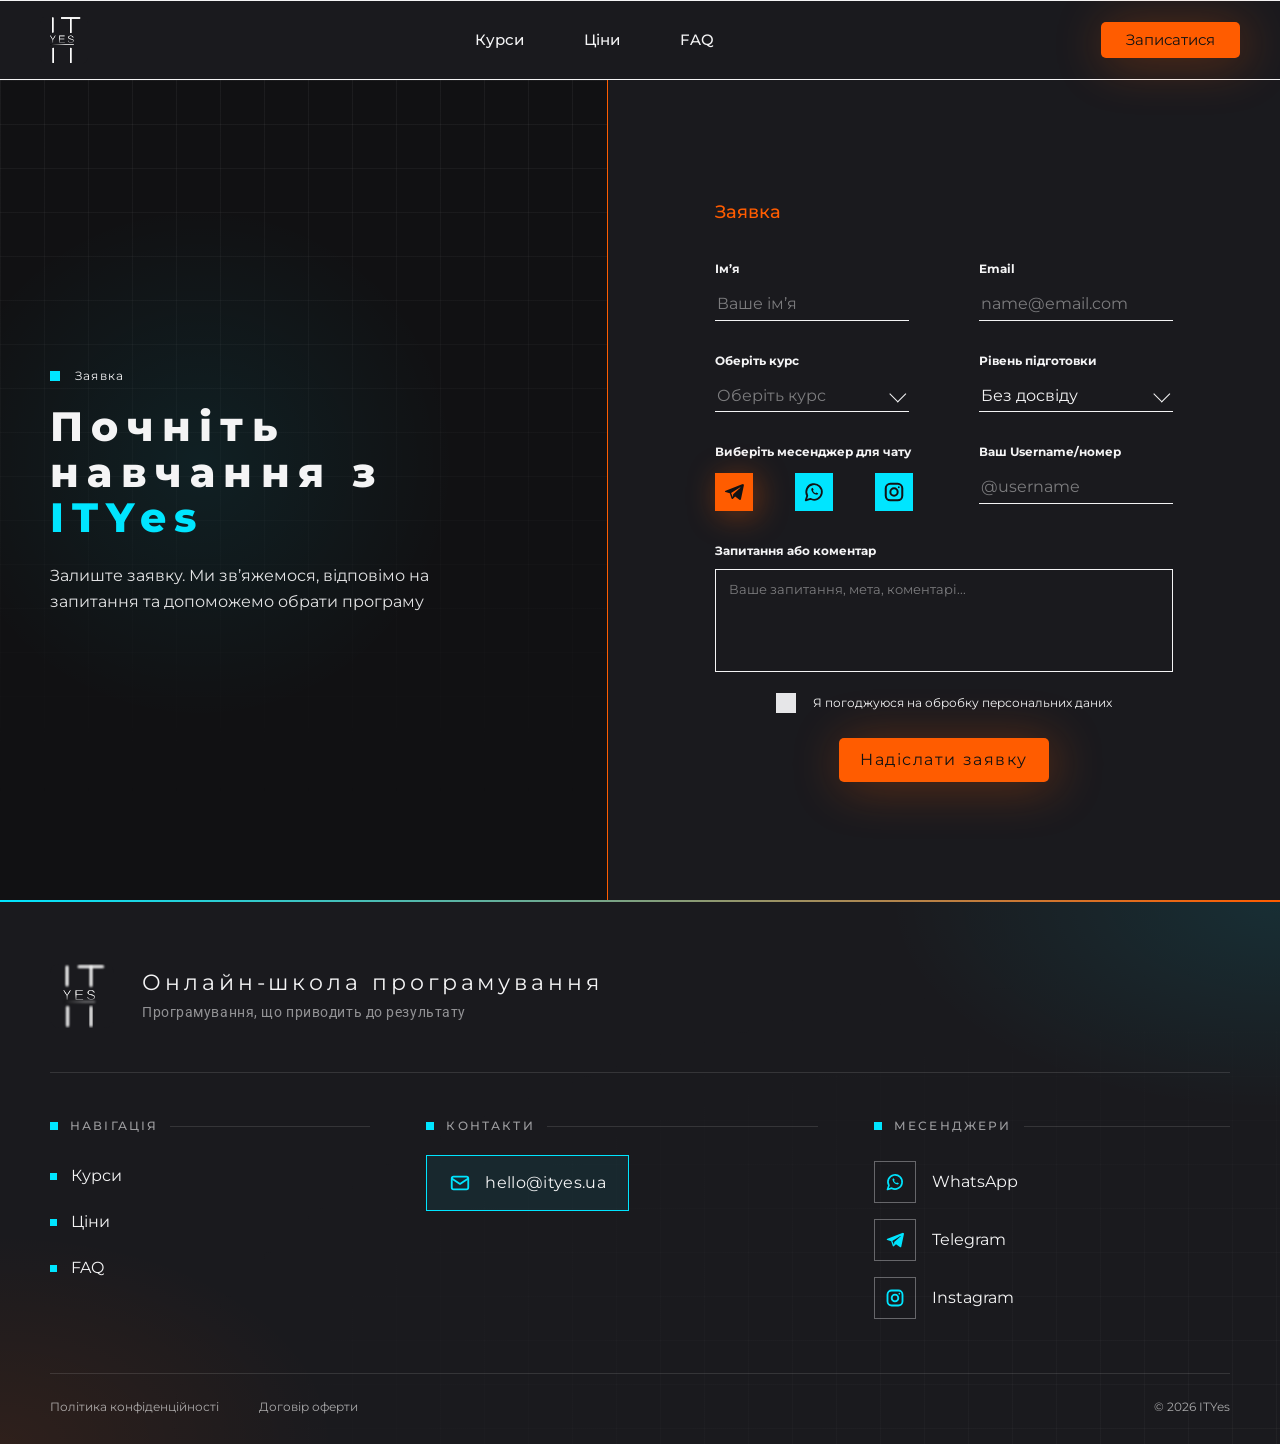
<file: apply.html>
<!DOCTYPE html>
<html lang="uk">
<head>
  <meta charset="UTF-8">
  <meta name="viewport" content="width=device-width, initial-scale=1.0">
  <title>Заявка — ITYes</title>
  <link rel="preconnect" href="https://fonts.googleapis.com">
  <link rel="preconnect" href="https://fonts.gstatic.com" crossorigin>
  <link href="https://fonts.googleapis.com/css2?family=Montserrat:wght@100;200;300;400;500;600;700;800&family=Roboto:wght@100;300;400;500&family=Roboto+Mono:wght@400&display=swap" rel="stylesheet">
  <link rel="stylesheet" href="css/site.css">
  <link rel="stylesheet" href="css/apply.css">
  <link rel="stylesheet" href="css/select-ui.css">
  <link rel="stylesheet" href="css/layout.css">
  <link rel="stylesheet" href="css/mobile.css">
  <link rel="stylesheet" href="css/mobile-visual.css">
</head>
<body class="page-apply">
  <div class="cursor" aria-hidden="true">
    <span class="cursor-ring"></span>
    <span class="cursor-dot"></span>
  </div>

  <div data-include="header"></div>

  <main class="ap">
    <!-- ============ LEFT: message ============ -->
    <section class="ap-intro">
      <div class="ap-intro-inner">
        <p class="ap-label"><span class="ap-dot" aria-hidden="true"></span>Заявка</p>
        <h1 class="ap-title">Почніть навчання з <span class="accent">ITYes</span></h1>
        <p class="ap-lead">Залиште заявку. Ми зв’яжемося, відповімо на запитання та допоможемо обрати програму</p>
      </div>
    </section>

    <!-- ============ RIGHT: form ============ -->
    <section class="ap-form-sec" id="form">
      <form class="ap-form" id="apply-form" novalidate>
        <h2 class="ap-form-title">Заявка</h2>

        <div class="ap-grid">
          <div class="ap-field">
            <label for="f-name">Ім’я</label>
            <input id="f-name" name="name" type="text" placeholder="Ваше ім’я" autocomplete="given-name" required>
          </div>

          <div class="ap-field">
            <label for="f-email">Email</label>
            <input id="f-email" name="email" type="email" placeholder="name@email.com" autocomplete="email" required>
          </div>

          <div class="ap-field">
            <label for="f-course">Оберіть курс</label>
            <div class="ap-select">
              <select id="f-course" name="course" required>
                <option value="" selected disabled>Оберіть курс</option>
                <option value="python">Python з нуля</option>
                <option value="django">Python + Django</option>
                <option value="data">Python Data Analytics</option>
              </select>
            </div>
          </div>

          <div class="ap-field">
            <label for="f-level">Рівень підготовки</label>
            <div class="ap-select">
              <select id="f-level" name="level" required>
                <option value="none" selected>Без досвіду</option>
                <option value="basic">Знаю основи</option>
                <option value="some">Вже писав(ла) код</option>
              </select>
            </div>
          </div>

          <fieldset class="ap-field ap-messengers">
            <legend>Виберіть месенджер для чату</legend>
            <div class="ap-msg-row">
              <label class="ap-msg" title="Telegram"><input type="radio" name="messenger" value="telegram" checked><span><svg viewBox="0 0 24 24" fill="currentColor" aria-hidden="true"><path d="M21.5 3.3 2.9 10.5c-1 .4-1 1.2-.2 1.4l4.7 1.5 1.8 5.5c.2.6.4.8.8.8s.6-.2.9-.5l2.3-2.2 4.7 3.5c.9.5 1.5.2 1.7-.8l3.1-14.7c.3-1.2-.5-1.8-1.2-1.4ZM8.8 13.2l9.6-6c.5-.3.9-.1.5.2l-7.8 7-.3 3.3-2-4.5Z"/></svg></span><b class="sr">Telegram</b></label>
              <label class="ap-msg" title="WhatsApp"><input type="radio" name="messenger" value="whatsapp"><span><svg viewBox="0 0 24 24" fill="none" stroke="currentColor" stroke-width="2" aria-hidden="true"><path d="M3 21l1.65-4.9A8.5 8.5 0 1 1 8 19.4L3 21z" stroke-linejoin="round"/><path d="M9 8.5c0 3.5 3 6.5 6.5 6.5l1.2-1.4-2.2-1.1-.9.8c-1.3-.6-2.2-1.5-2.8-2.8l.8-.9-1.1-2.2L9 8.5z" fill="currentColor" stroke="none"/></svg></span><b class="sr">WhatsApp</b></label>
              <label class="ap-msg" title="Instagram"><input type="radio" name="messenger" value="instagram"><span><svg viewBox="0 0 24 24" fill="none" stroke="currentColor" stroke-width="2.2" aria-hidden="true"><rect x="3" y="3" width="18" height="18" rx="5"/><circle cx="12" cy="12" r="4"/><circle cx="17.2" cy="6.8" r="1" fill="currentColor" stroke="none"/></svg></span><b class="sr">Instagram</b></label>
            </div>
          </fieldset>

          <div class="ap-field">
            <label for="f-contact" id="contact-label">Ваш Username/номер</label>
            <input id="f-contact" name="contact" type="text" placeholder="@username" autocomplete="off" required>
          </div>

          <div class="ap-field ap-field--wide">
            <label for="f-msg">Запитання або коментар</label>
            <textarea id="f-msg" name="message" rows="4" placeholder="Ваше запитання, мета, коментарі..."></textarea>
          </div>
        </div>

        <label class="ap-consent">
          <input type="checkbox" name="consent" required>
          <span class="ap-box" aria-hidden="true"></span>
          <span>Я погоджуюся на обробку персональних даних</span>
        </label>

        <p class="ap-status" id="ap-status" role="status" aria-live="polite"></p>

        <button type="submit" class="btn btn-orange ap-submit">Надіслати заявку</button>
      </form>
    </section>
  </main>

  <div data-include="footer"></div>

  <script type="module" src="js/site.js"></script>
  <script type="module" src="js/apply.js"></script>
  <script type="module" src="js/select-ui.js"></script>
  <script type="module" src="js/mobile-visual.js"></script>
</body>
</html>
</file>
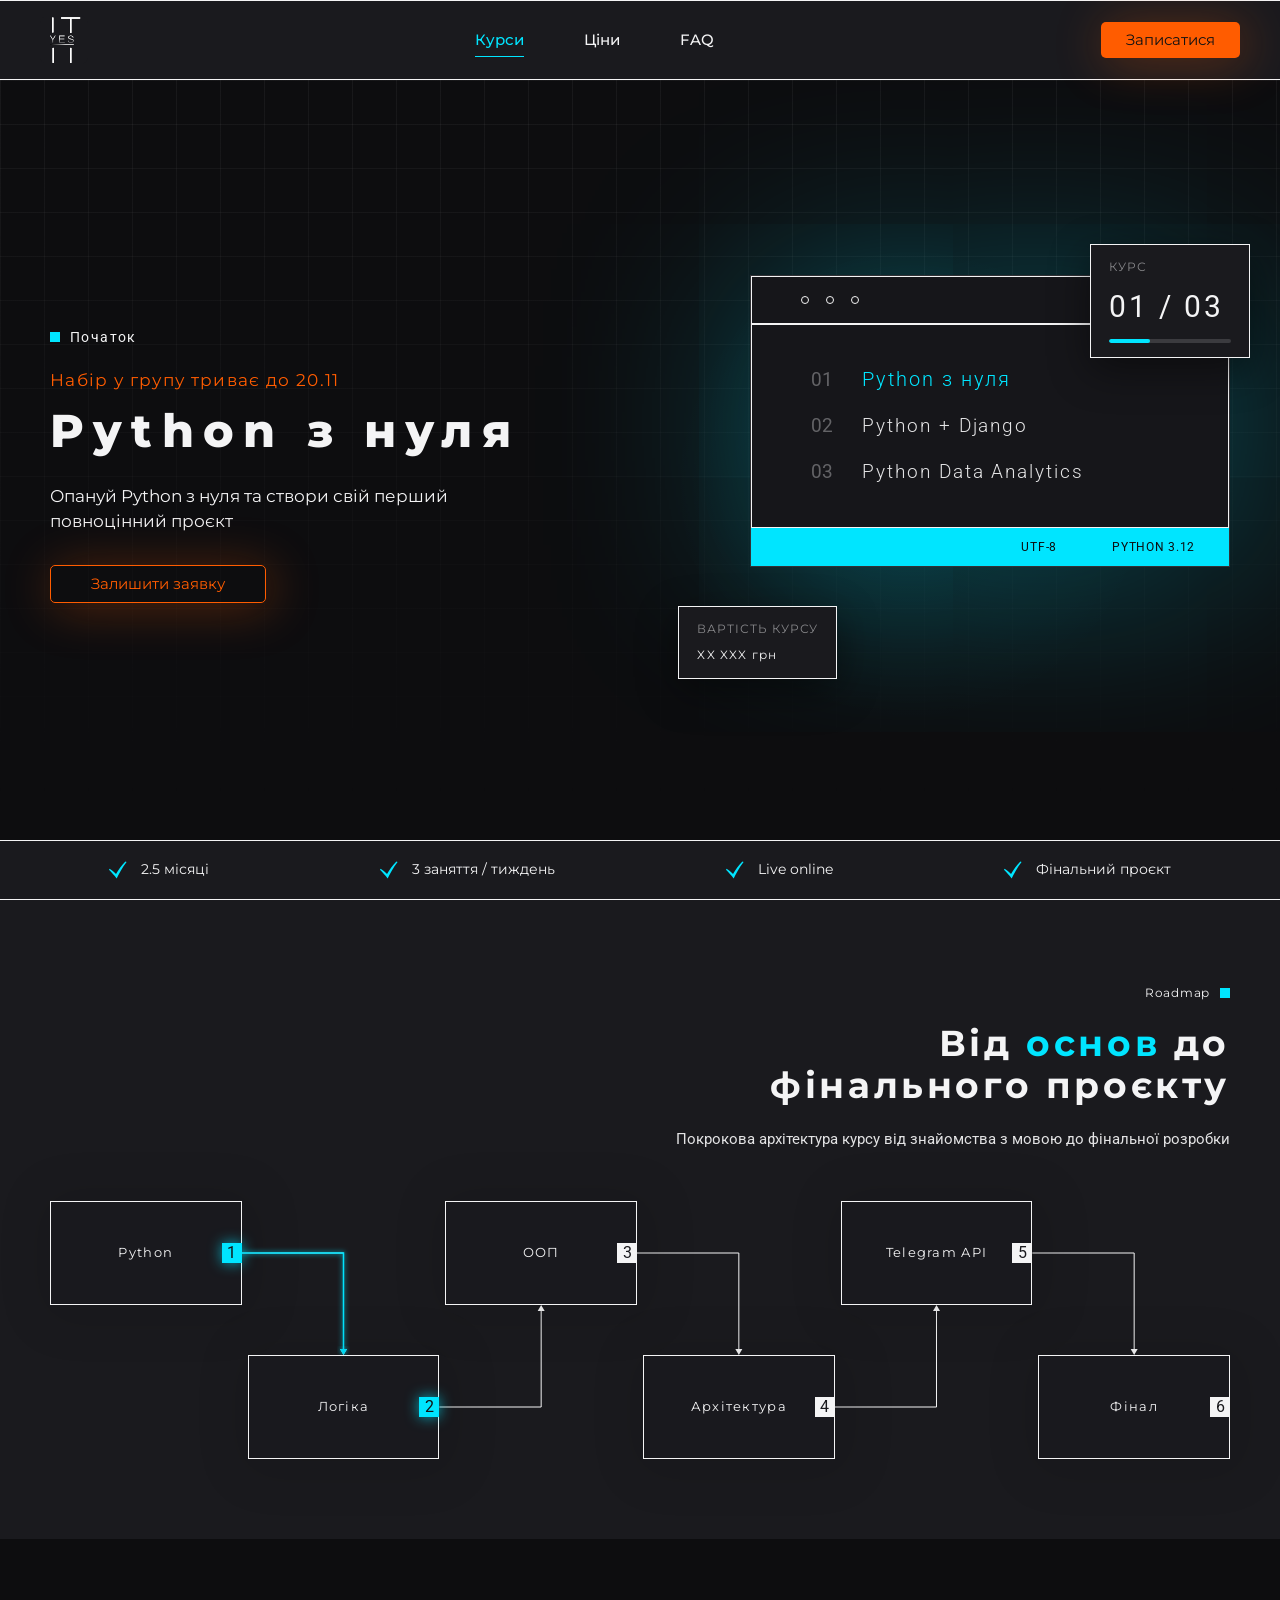
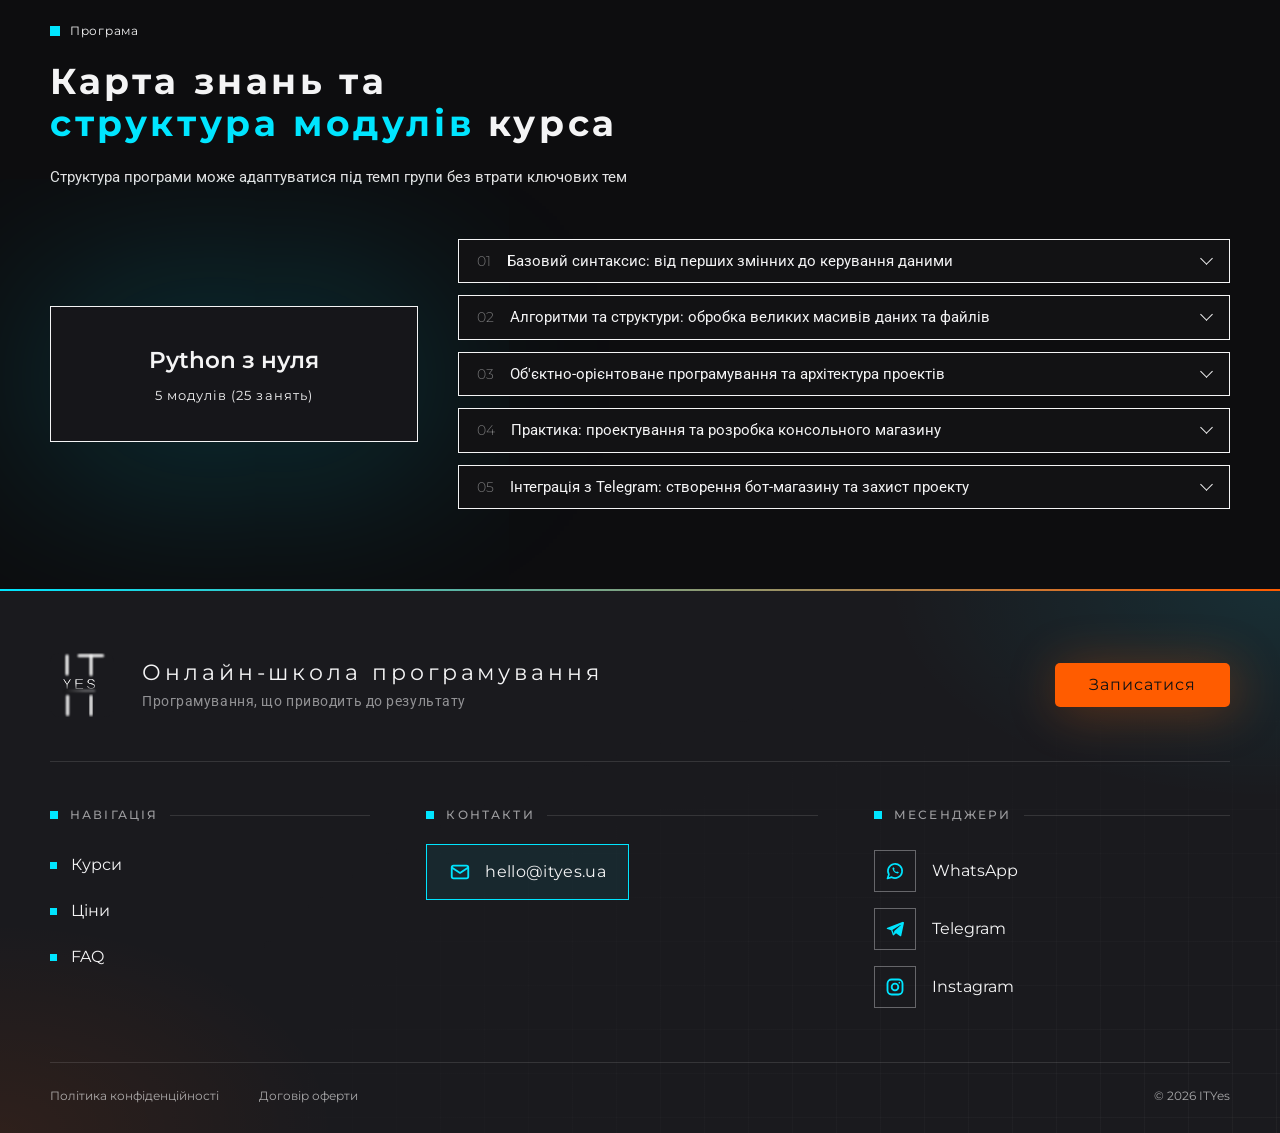
<file: course.html>
<!DOCTYPE html>
<html lang="uk">
<head>
  <meta charset="UTF-8">
  <meta name="viewport" content="width=device-width, initial-scale=1.0">
  <title>Курс — ITYes</title>
  <link rel="preconnect" href="https://fonts.googleapis.com">
  <link rel="preconnect" href="https://fonts.gstatic.com" crossorigin>
  <link href="https://fonts.googleapis.com/css2?family=Montserrat:wght@300;400;500;600;700&family=Roboto:wght@400;500&family=Roboto+Mono:wght@400&display=swap" rel="stylesheet">
  <link rel="stylesheet" href="css/site.css">
  <link rel="stylesheet" href="css/course-page.css">
  <link rel="stylesheet" href="css/layout.css">
  <link rel="stylesheet" href="css/mobile.css">
  <link rel="stylesheet" href="css/mobile-visual.css">
</head>
<body>
  <div class="cursor" aria-hidden="true">
    <span class="cursor-ring"></span>
    <span class="cursor-dot"></span>
  </div>

  <div data-include="header"></div>

  <main>
    <!-- ============ HERO ============ -->
    <section class="hero ct-hero">
      <div class="ct-hero-inner hero-grid">
        <div class="hero-content">
          <p class="hero-label"><span class="hero-label-dot" aria-hidden="true"></span>Початок</p>
          <p class="ct-deadline">Набір у групу триває до 20.11</p>
          <h1 class="hero-title" id="c-name"></h1>
          <p class="hero-subtitle" id="c-sub"></p>
          <a href="apply.html" class="btn btn-ghost">Залишити заявку</a>
        </div>
    
        <div class="hero-visual">
          <div class="editor-window">
            <div class="editor-titlebar" aria-hidden="true">
              <span class="editor-dot"></span><span class="editor-dot"></span><span class="editor-dot"></span>
            </div>
            <div class="editor-body">
              <div class="line-numbers" aria-hidden="true">
                <span>01</span><span>02</span><span>03</span>
              </div>
              <ol class="code-content ct-code" id="c-list" aria-label="Курси ITYes"></ol>
            </div>
            <div class="editor-status" aria-hidden="true"><span>UTF-8</span><span>PYTHON 3.12</span></div>
          </div>
    
          <div class="float-card float-card--progress" aria-hidden="true">
            <div class="float-card-label">КУРС</div>
            <div class="float-card-value" id="c-index"></div>
            <div class="progress-bar"><div class="progress-bar-fill" id="c-fill"></div></div>
          </div>
    
          <div class="float-card float-card--feedback" aria-hidden="true">
            <div>
              <div class="float-card-label">ВАРТІСТЬ КУРСУ</div>
              <div class="feedback-text">XX XXX грн</div>
            </div>
          </div>
        </div>
      </div>
    
      <ul class="hero-benefits hero-benefits--bar" aria-label="Коротко про курс">
        <li><span class="hero-benefits-icon" aria-hidden="true"><svg viewBox="0 0 19 18" fill="none"><path d="M0 8.78281C2.78711 11.7984 5.48945 14.5133 8.08711 17.9469C10.9113 12.3297 13.802 6.69297 18.5715 0.588672L17.2863 0C13.259 4.27109 10.1301 8.31406 7.41133 13.1187C5.5207 11.4156 2.46523 9.00547 0.599609 7.76719L0 8.78281Z" fill="#00E5FF"/></svg></span>2.5 місяці</li>
        <li><span class="hero-benefits-icon" aria-hidden="true"><svg viewBox="0 0 19 18" fill="none"><path d="M0 8.78281C2.78711 11.7984 5.48945 14.5133 8.08711 17.9469C10.9113 12.3297 13.802 6.69297 18.5715 0.588672L17.2863 0C13.259 4.27109 10.1301 8.31406 7.41133 13.1187C5.5207 11.4156 2.46523 9.00547 0.599609 7.76719L0 8.78281Z" fill="#00E5FF"/></svg></span>3 заняття / тиждень</li>
        <li><span class="hero-benefits-icon" aria-hidden="true"><svg viewBox="0 0 19 18" fill="none"><path d="M0 8.78281C2.78711 11.7984 5.48945 14.5133 8.08711 17.9469C10.9113 12.3297 13.802 6.69297 18.5715 0.588672L17.2863 0C13.259 4.27109 10.1301 8.31406 7.41133 13.1187C5.5207 11.4156 2.46523 9.00547 0.599609 7.76719L0 8.78281Z" fill="#00E5FF"/></svg></span>Live online</li>
        <li><span class="hero-benefits-icon" aria-hidden="true"><svg viewBox="0 0 19 18" fill="none"><path d="M0 8.78281C2.78711 11.7984 5.48945 14.5133 8.08711 17.9469C10.9113 12.3297 13.802 6.69297 18.5715 0.588672L17.2863 0C13.259 4.27109 10.1301 8.31406 7.41133 13.1187C5.5207 11.4156 2.46523 9.00547 0.599609 7.76719L0 8.78281Z" fill="#00E5FF"/></svg></span>Фінальний проєкт</li>
      </ul>
    </section>

    <!-- ============ ROADMAP ============ -->
    <section class="cx-road" id="roadmap">
      <div class="cx-inner">
        <header class="cx-head cx-head--right reveal">
          <p class="cx-label cx-label--right">Roadmap<span class="cx-dot" aria-hidden="true"></span></p>
          <h2 class="cx-title">Від <span class="accent">основ</span> до<br>фінального проєкту</h2>
          <p class="cx-sub">Покрокова архітектура курсу від знайомства з мовою до фінальної розробки</p>
        </header>

        <div class="cx-road-board">
          <svg class="cx-road-lines" aria-hidden="true"></svg>
          <ol class="cx-road-flow" id="c-road"></ol>
        </div>
      </div>
    </section>

    <!-- ============ PROGRAM ============ -->
    <section class="cx-prog" id="program">
      <div class="cx-inner">
        <header class="cx-head reveal">
          <p class="cx-label"><span class="cx-dot" aria-hidden="true"></span>Програма</p>
          <h2 class="cx-title">Карта знань та<br><span class="accent">структура модулів</span> курса</h2>
          <p class="cx-sub">Структура програми може адаптуватися під темп групи без втрати ключових тем</p>
        </header>

        <div class="cx-prog-grid">
          <aside class="cx-prog-card">
            <h3 id="c-card-name"></h3>
            <p id="c-card-meta"></p>
          </aside>
          <div class="cx-acc" id="c-acc"></div>
        </div>
      </div>
    </section>
  </main>

  <div data-include="footer"></div>

  <script type="module" src="js/site.js"></script>
  <script type="module" src="js/course.js"></script>
  <script type="module" src="js/mobile-visual.js"></script>
</body>
</html>
</file>
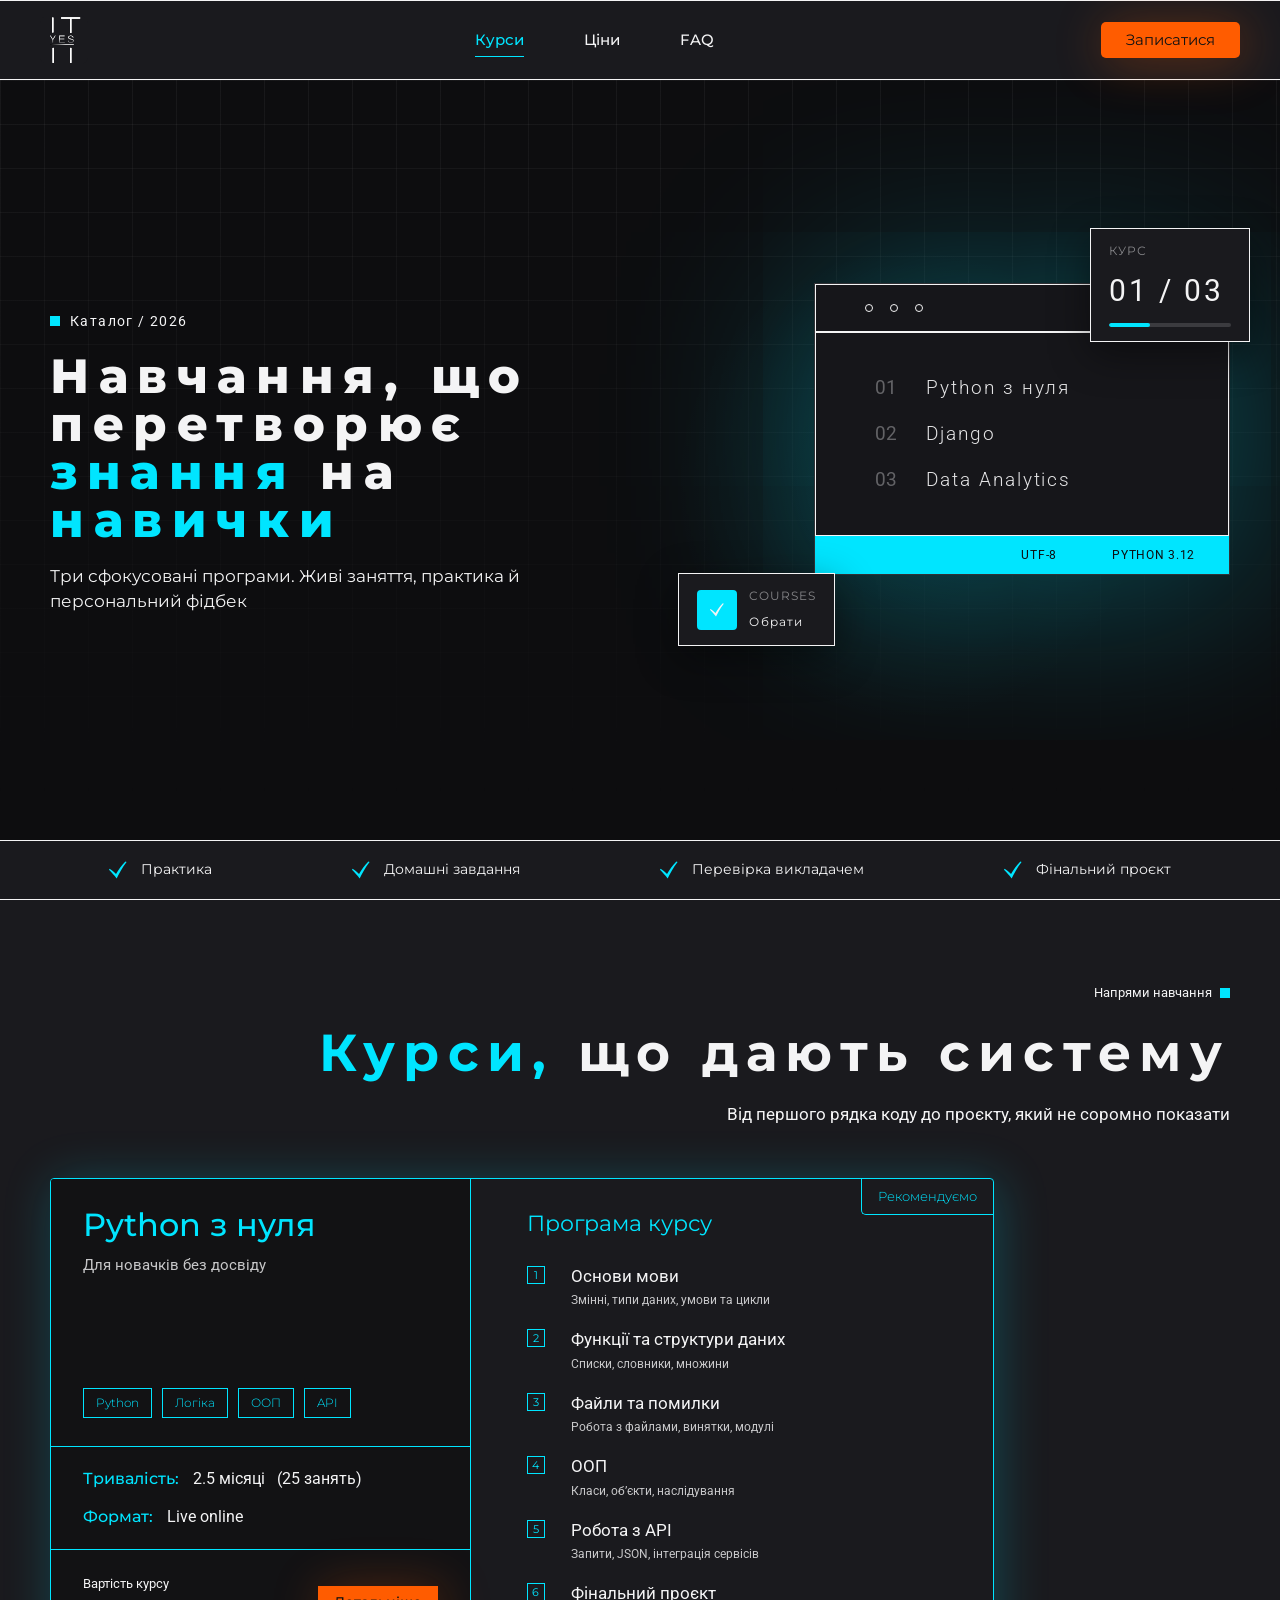
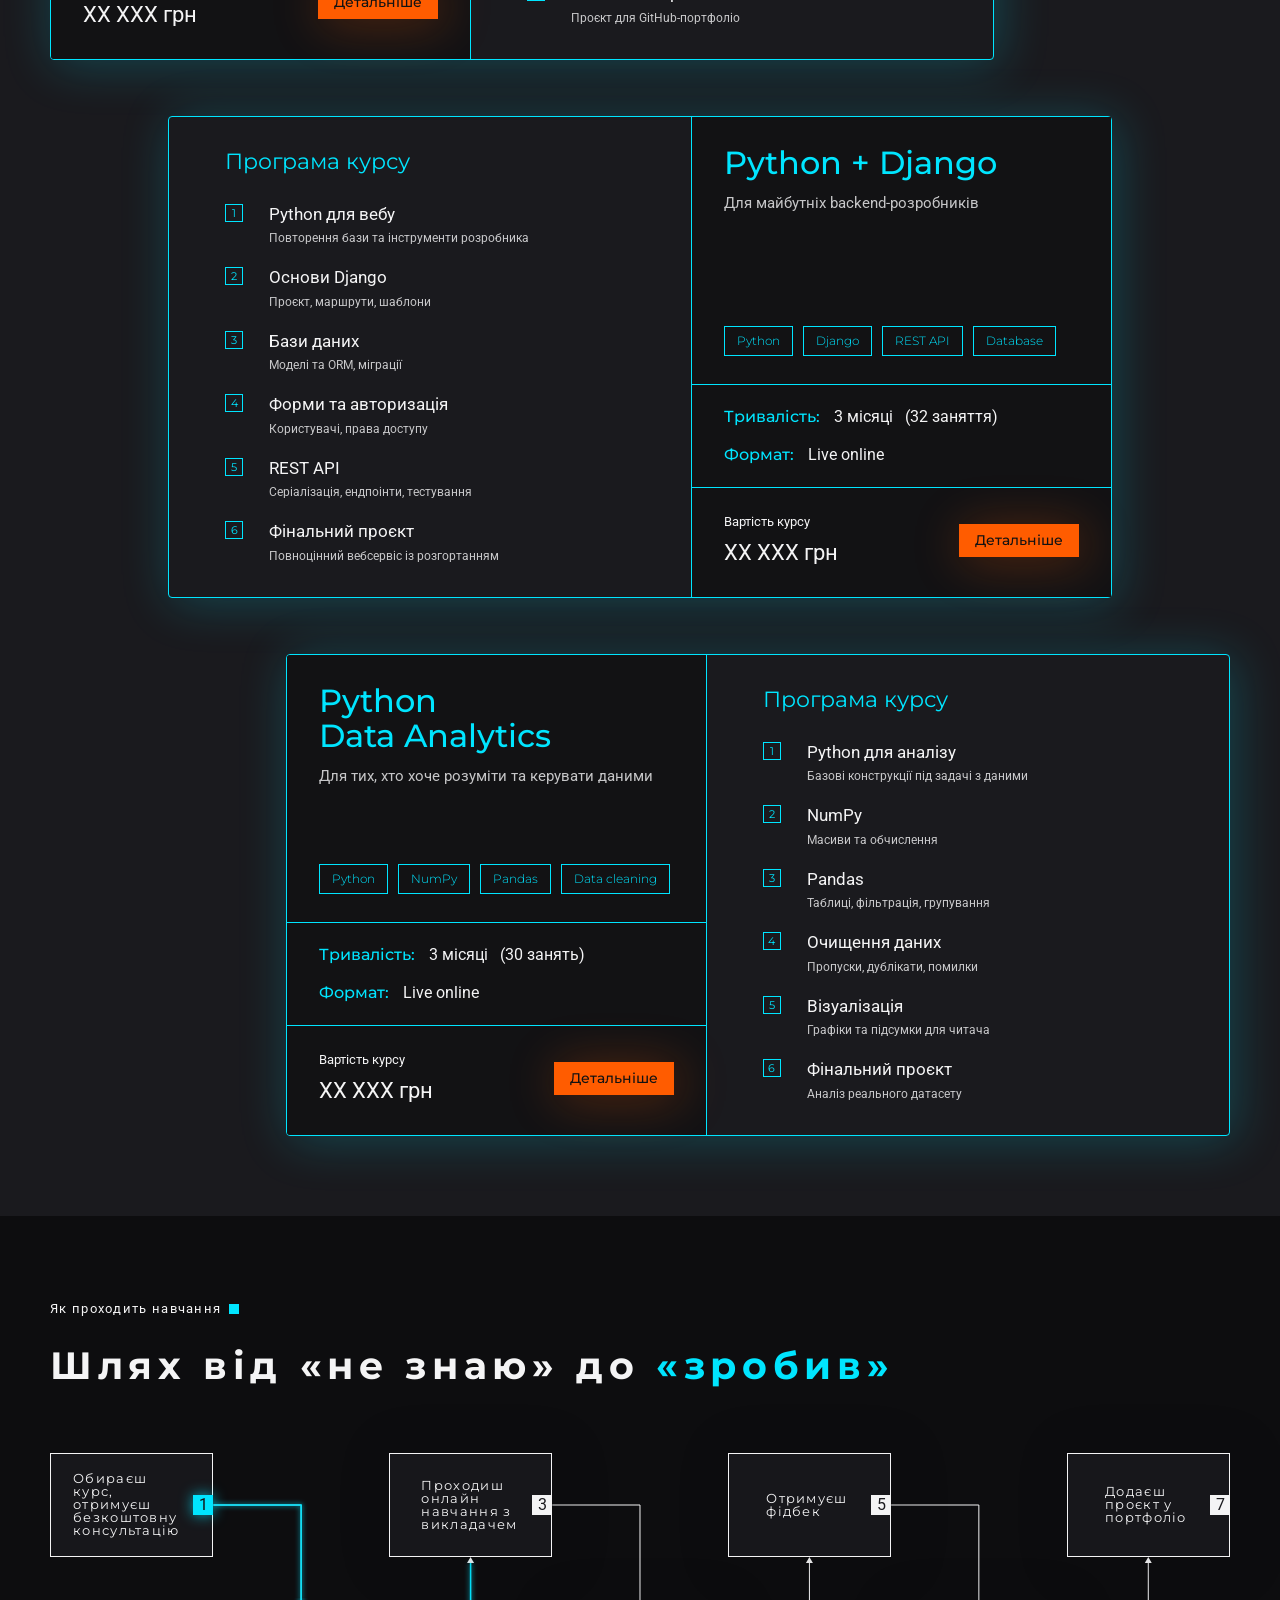
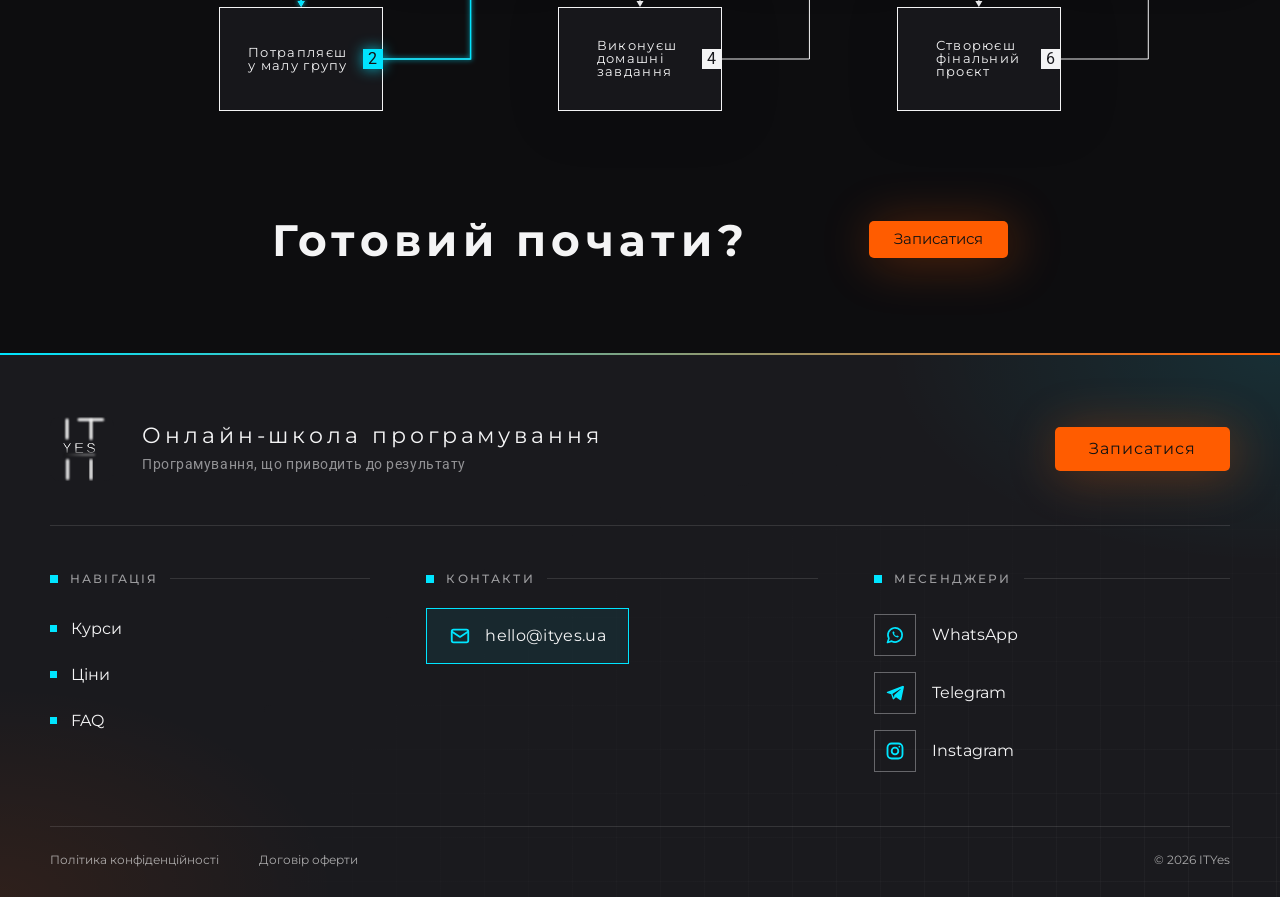
<file: courses.html>
<!DOCTYPE html>
<html lang="uk">
<head>
  <meta charset="UTF-8">
  <meta name="viewport" content="width=device-width, initial-scale=1.0">
  <title>Курси — ITYes</title>
  <link rel="preconnect" href="https://fonts.googleapis.com">
  <link rel="preconnect" href="https://fonts.gstatic.com" crossorigin>
  <link href="https://fonts.googleapis.com/css2?family=Montserrat:wght@300;400;500;600;700&family=Roboto:wght@400;500&family=Roboto+Mono:wght@400&display=swap" rel="stylesheet">
  <link rel="stylesheet" href="css/site.css">
  <link rel="stylesheet" href="css/courses-page.css">
  <link rel="stylesheet" href="css/layout.css">
  <link rel="stylesheet" href="css/mobile.css">
  <link rel="stylesheet" href="css/mobile-visual.css">
</head>
<body>
  <div class="cursor" aria-hidden="true">
    <span class="cursor-ring"></span>
    <span class="cursor-dot"></span>
  </div>

  <div data-include="header"></div>

  <main>
    <!-- ============ HERO ============ -->
    <section class="hero ct-hero">
      <div class="ct-hero-inner hero-grid">
        <div class="hero-content">
          <p class="hero-label">
            <span class="hero-label-dot" aria-hidden="true"></span>
            Каталог / 2026
          </p>
          <h1 class="hero-title">
            Навчання, що перетворює <span class="accent">знання</span> на <span class="accent">навички</span>
          </h1>
          <p class="hero-subtitle">
            Три сфокусовані програми. Живі заняття, практика й персональний фідбек
          </p>
        </div>

        <div class="hero-visual">
          <div class="editor-window">
            <div class="editor-titlebar" aria-hidden="true">
              <span class="editor-dot"></span>
              <span class="editor-dot"></span>
              <span class="editor-dot"></span>
            </div>
            <div class="editor-body">
              <div class="line-numbers" aria-hidden="true">
                <span>01</span>
                <span>02</span>
                <span>03</span>
              </div>
              <ol class="code-content ct-code" aria-label="Курси ITYes">
                <li><a href="#python">Python з нуля</a></li>
                <li><a href="#django">Django</a></li>
                <li><a href="#data">Data Analytics</a></li>
              </ol>
            </div>
            <div class="editor-status" aria-hidden="true">
              <span>UTF-8</span>
              <span>PYTHON 3.12</span>
            </div>
          </div>

          <div class="float-card float-card--progress" aria-hidden="true">
            <div class="float-card-label">КУРС</div>
            <div class="float-card-value">01 / 03</div>
            <div class="progress-bar">
              <div class="progress-bar-fill" style="width:33.33%"></div>
            </div>
          </div>

          <div class="float-card float-card--feedback" aria-hidden="true">
            <div class="feedback-check">
              <svg width="33" height="32" viewBox="0 0 33 32" fill="none" xmlns="http://www.w3.org/2000/svg">
                <path d="M0 15.3699C4.87744 20.6473 9.60654 25.3982 14.1524 31.407C19.0948 21.577 24.1534 11.7127 32.5001 1.03018L30.2511 0C23.2032 7.47441 17.7276 14.5496 12.9698 22.9578C9.66123 19.9773 4.31416 15.7596 1.04932 13.5926L0 15.3699Z" fill="#F4F4F5"/>
              </svg>
            </div>
            <div>
              <div class="float-card-label">COURSES</div>
              <div class="feedback-text">Обрати</div>
            </div>
          </div>
        </div>
      </div>

      <ul class="hero-benefits" aria-label="Що входить у навчання">
        <li><span class="hero-benefits-icon" aria-hidden="true"><svg viewBox="0 0 19 18" fill="none"><path d="M0 8.78281C2.78711 11.7984 5.48945 14.5133 8.08711 17.9469C10.9113 12.3297 13.802 6.69297 18.5715 0.588672L17.2863 0C13.259 4.27109 10.1301 8.31406 7.41133 13.1187C5.5207 11.4156 2.46523 9.00547 0.599609 7.76719L0 8.78281Z" fill="#00E5FF"/></svg></span>Практика</li>
        <li><span class="hero-benefits-icon" aria-hidden="true"><svg viewBox="0 0 19 18" fill="none"><path d="M0 8.78281C2.78711 11.7984 5.48945 14.5133 8.08711 17.9469C10.9113 12.3297 13.802 6.69297 18.5715 0.588672L17.2863 0C13.259 4.27109 10.1301 8.31406 7.41133 13.1187C5.5207 11.4156 2.46523 9.00547 0.599609 7.76719L0 8.78281Z" fill="#00E5FF"/></svg></span>Домашні завдання</li>
        <li><span class="hero-benefits-icon" aria-hidden="true"><svg viewBox="0 0 19 18" fill="none"><path d="M0 8.78281C2.78711 11.7984 5.48945 14.5133 8.08711 17.9469C10.9113 12.3297 13.802 6.69297 18.5715 0.588672L17.2863 0C13.259 4.27109 10.1301 8.31406 7.41133 13.1187C5.5207 11.4156 2.46523 9.00547 0.599609 7.76719L0 8.78281Z" fill="#00E5FF"/></svg></span>Перевірка викладачем</li>
        <li><span class="hero-benefits-icon" aria-hidden="true"><svg viewBox="0 0 19 18" fill="none"><path d="M0 8.78281C2.78711 11.7984 5.48945 14.5133 8.08711 17.9469C10.9113 12.3297 13.802 6.69297 18.5715 0.588672L17.2863 0C13.259 4.27109 10.1301 8.31406 7.41133 13.1187C5.5207 11.4156 2.46523 9.00547 0.599609 7.76719L0 8.78281Z" fill="#00E5FF"/></svg></span>Фінальний проєкт</li>
      </ul>
    </section>

    <!-- ============ COURSES ============ -->
    <section class="ct-courses" id="courses">
      <div class="ct-inner">
        <header class="ct-head reveal">
          <p class="ct-kicker">Напрями навчання<span class="ct-kicker-dot" aria-hidden="true"></span></p>
          <h2 class="ct-title"><span class="accent">Курси,</span> що дають систему</h2>
          <p class="ct-sub">Від першого рядка коду до проєкту, який не соромно показати</p>
        </header>

        <div class="ct-list">
          <!-- 01 -->
          <article class="ct-card reveal" id="python" data-side="left">
            <div class="ct-info">
              <h3 class="ct-name">Python з нуля</h3>
              <p class="ct-for">Для новачків без досвіду</p>
              <ul class="ct-tags"><li>Python</li><li>Логіка</li><li>ООП</li><li>API</li></ul>
              <dl class="ct-meta">
                <div><dt>Тривалість:</dt><dd>2.5 місяці <span>(25 занять)</span></dd></div>
                <div><dt>Формат:</dt><dd>Live online</dd></div>
              </dl>
              <div class="ct-foot">
                <p class="ct-price"><span>Вартість курсу</span>XX XXX грн</p>
                <a href="course.html?course=python" class="ct-btn">Детальніше</a>
              </div>
            </div>
            <div class="ct-program">
              <span class="ct-badge">Рекомендуємо</span>
              <h4>Програма курсу</h4>
              <ol class="ct-steps">
                <li><strong>Основи мови</strong><span>Змінні, типи даних, умови та цикли</span></li>
                <li><strong>Функції та структури даних</strong><span>Списки, словники, множини</span></li>
                <li><strong>Файли та помилки</strong><span>Робота з файлами, винятки, модулі</span></li>
                <li><strong>ООП</strong><span>Класи, об’єкти, наслідування</span></li>
                <li><strong>Робота з API</strong><span>Запити, JSON, інтеграція сервісів</span></li>
                <li><strong>Фінальний проєкт</strong><span>Проєкт для GitHub-портфоліо</span></li>
              </ol>
            </div>
          </article>

          <!-- 02 (mirrored) -->
          <article class="ct-card ct-card--flip reveal" id="django" data-side="center">
            <div class="ct-info">
              <h3 class="ct-name">Python + Django</h3>
              <p class="ct-for">Для майбутніх backend-розробників</p>
              <ul class="ct-tags"><li>Python</li><li>Django</li><li>REST API</li><li>Database</li></ul>
              <dl class="ct-meta">
                <div><dt>Тривалість:</dt><dd>3 місяці <span>(32 заняття)</span></dd></div>
                <div><dt>Формат:</dt><dd>Live online</dd></div>
              </dl>
              <div class="ct-foot">
                <p class="ct-price"><span>Вартість курсу</span>XX XXX грн</p>
                <a href="course.html?course=django" class="ct-btn">Детальніше</a>
              </div>
            </div>
            <div class="ct-program">
              <h4>Програма курсу</h4>
              <ol class="ct-steps">
                <li><strong>Python для вебу</strong><span>Повторення бази та інструменти розробника</span></li>
                <li><strong>Основи Django</strong><span>Проєкт, маршрути, шаблони</span></li>
                <li><strong>Бази даних</strong><span>Моделі та ORM, міграції</span></li>
                <li><strong>Форми та авторизація</strong><span>Користувачі, права доступу</span></li>
                <li><strong>REST API</strong><span>Серіалізація, ендпоінти, тестування</span></li>
                <li><strong>Фінальний проєкт</strong><span>Повноцінний вебсервіс із розгортанням</span></li>
              </ol>
            </div>
          </article>

          <!-- 03 -->
          <article class="ct-card reveal" id="data" data-side="right">
            <div class="ct-info">
              <h3 class="ct-name">Python<br>Data Analytics</h3>
              <p class="ct-for">Для тих, хто хоче розуміти та керувати даними</p>
              <ul class="ct-tags"><li>Python</li><li>NumPy</li><li>Pandas</li><li>Data cleaning</li></ul>
              <dl class="ct-meta">
                <div><dt>Тривалість:</dt><dd>3 місяці <span>(30 занять)</span></dd></div>
                <div><dt>Формат:</dt><dd>Live online</dd></div>
              </dl>
              <div class="ct-foot">
                <p class="ct-price"><span>Вартість курсу</span>XX XXX грн</p>
                <a href="course.html?course=data" class="ct-btn">Детальніше</a>
              </div>
            </div>
            <div class="ct-program">
              <h4>Програма курсу</h4>
              <ol class="ct-steps">
                <li><strong>Python для аналізу</strong><span>Базові конструкції під задачі з даними</span></li>
                <li><strong>NumPy</strong><span>Масиви та обчислення</span></li>
                <li><strong>Pandas</strong><span>Таблиці, фільтрація, групування</span></li>
                <li><strong>Очищення даних</strong><span>Пропуски, дублікати, помилки</span></li>
                <li><strong>Візуалізація</strong><span>Графіки та підсумки для читача</span></li>
                <li><strong>Фінальний проєкт</strong><span>Аналіз реального датасету</span></li>
              </ol>
            </div>
          </article>
        </div>
      </div>
    </section>

    <!-- ============ PATH ============ -->
    <section class="path path--figma" id="process">
      <div class="path-inner">
        <header class="path-header reveal">
          <p class="path-kicker">Як проходить навчання<span class="path-kicker-dot" aria-hidden="true"></span></p>
          <h2 class="path-title">Шлях від «не знаю» до <span class="accent">«зробив»</span></h2>
        </header>

        <div class="path-board">
          <svg class="path-lines" aria-hidden="true"></svg>
          <ol class="path-flow">
            <li class="path-step" data-step="1"><article class="path-box"><p>Обираєш курс, отримуєш безкоштовну консультацію</p><span class="path-num">1</span></article></li>
            <li class="path-step" data-step="2"><article class="path-box"><p>Потрапляєш у малу групу</p><span class="path-num">2</span></article></li>
            <li class="path-step" data-step="3"><article class="path-box"><p>Проходиш онлайн навчання з викладачем</p><span class="path-num">3</span></article></li>
            <li class="path-step" data-step="4"><article class="path-box"><p>Виконуєш домашні завдання</p><span class="path-num">4</span></article></li>
            <li class="path-step" data-step="5"><article class="path-box"><p>Отримуєш фідбек</p><span class="path-num">5</span></article></li>
            <li class="path-step" data-step="6"><article class="path-box"><p>Створюєш фінальний проєкт</p><span class="path-num">6</span></article></li>
            <li class="path-step path-step--final" data-step="7"><article class="path-box"><p>Додаєш проєкт у портфоліо</p><span class="path-num">7</span></article></li>
          </ol>
        </div>
      </div>
    </section>

    <!-- ============ CTA ============ -->
    <section class="ct-cta">
      <div class="result-cta reveal">
        <h2 class="result-cta-title">Готовий почати?</h2>
        <div class="result-cta-actions">
          <a href="apply.html" class="btn btn-orange">Записатися</a>
        </div>
      </div>
    </section>
  </main>

  <div data-include="footer"></div>

  <script type="module" src="js/site.js"></script>
  <script type="module" src="js/mobile-visual.js"></script>
</body>
</html>
</file>
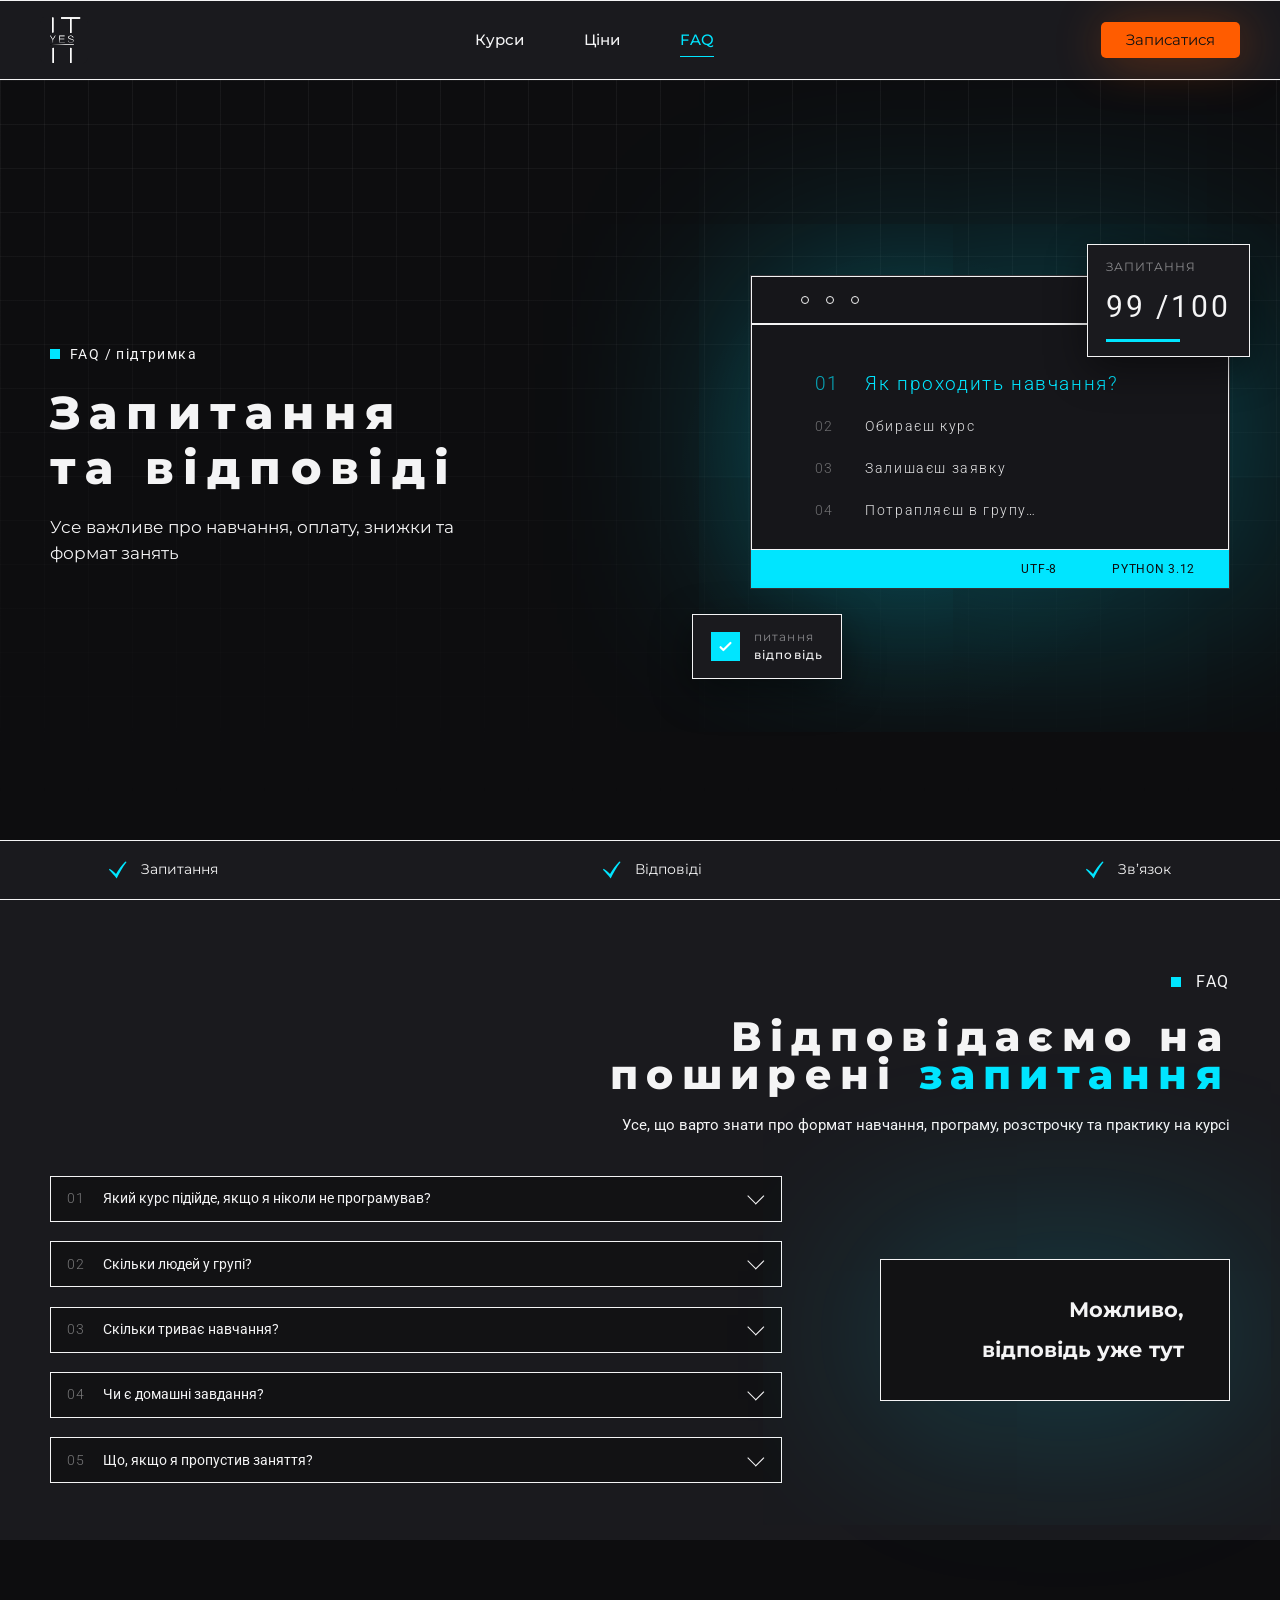
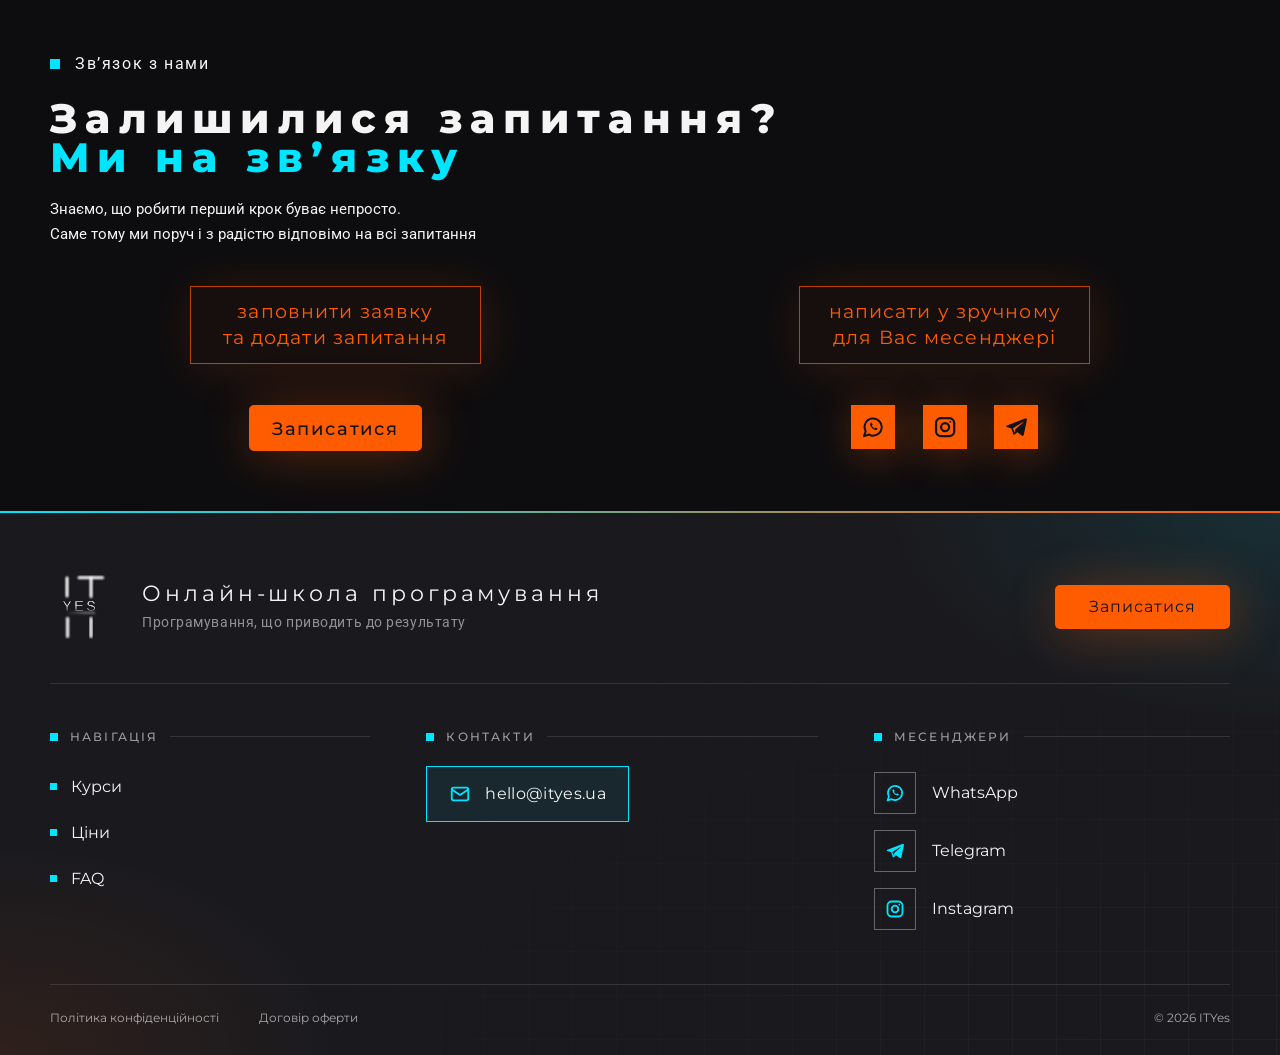
<file: faq.html>
<!DOCTYPE html>
<html lang="uk">
<head>
  <meta charset="UTF-8">
  <meta name="viewport" content="width=device-width, initial-scale=1.0">
  <title>FAQ — ITYes</title>
  <link rel="preconnect" href="https://fonts.googleapis.com">
  <link rel="preconnect" href="https://fonts.gstatic.com" crossorigin>
  <link href="https://fonts.googleapis.com/css2?family=Montserrat:wght@100;200;300;400;500;600;700;800&family=Roboto:wght@100;300;400;500&family=Roboto+Mono:wght@400&display=swap" rel="stylesheet">
  <link rel="stylesheet" href="css/site.css">
  <link rel="stylesheet" href="css/faq.css">
  <link rel="stylesheet" href="css/layout.css">
  <link rel="stylesheet" href="css/mobile.css">
  <link rel="stylesheet" href="css/mobile-visual.css">
</head>
<body>
  <div class="cursor" aria-hidden="true">
    <span class="cursor-ring"></span>
    <span class="cursor-dot"></span>
  </div>

  <div data-include="header"></div>

  <main>
    <!-- ============ HERO ============ -->
    <section class="hero ct-hero">
      <div class="ct-hero-inner hero-grid">
        <div class="hero-content">
          <p class="hero-label"><span class="hero-label-dot" aria-hidden="true"></span>FAQ / підтримка</p>
          <h1 class="hero-title">Запитання<br>та відповіді</h1>
          <p class="hero-subtitle">Усе важливе про навчання, оплату, знижки та формат занять</p>
        </div>

        <div class="hero-visual">
          <div class="editor-window">
            <div class="editor-titlebar" aria-hidden="true">
              <span class="editor-dot"></span><span class="editor-dot"></span><span class="editor-dot"></span>
            </div>
            <div class="editor-body fq-body">
              <ol class="code-content ct-code fq-code" aria-label="Приклад запитань">
                <li class="is-active"><span>01</span><a href="#faq">Як проходить навчання?</a></li>
                <li><span>02</span><a href="#faq">Обираєш курс</a></li>
                <li><span>03</span><a href="#faq">Залишаєш заявку</a></li>
                <li><span>04</span><a href="#faq">Потрапляєш в групу…</a></li>
              </ol>
            </div>
            <div class="editor-status" aria-hidden="true"><span>UTF-8</span><span>PYTHON 3.12</span></div>
          </div>

          <div class="float-card float-card--progress" aria-hidden="true">
            <div class="float-card-label">ЗАПИТАННЯ</div>
            <div class="float-card-value">99 /100</div>
            <span class="fq-line"></span>
          </div>

          <div class="float-card float-card--feedback" aria-hidden="true">
            <span class="fq-check"><svg viewBox="0 0 24 24" fill="none" stroke="#fff" stroke-width="3"><path d="M5 13l4 4L19 7" stroke-linecap="round" stroke-linejoin="round"/></svg></span>
            <div>
              <div class="float-card-label">питання</div>
              <div class="feedback-text">відповідь</div>
            </div>
          </div>
        </div>
      </div>

      <ul class="hero-benefits hero-benefits--bar" aria-label="Розділи сторінки">
        <li><span class="hero-benefits-icon" aria-hidden="true"><svg viewBox="0 0 19 18" fill="none"><path d="M0 8.78281C2.78711 11.7984 5.48945 14.5133 8.08711 17.9469C10.9113 12.3297 13.802 6.69297 18.5715 0.588672L17.2863 0C13.259 4.27109 10.1301 8.31406 7.41133 13.1187C5.5207 11.4156 2.46523 9.00547 0.599609 7.76719L0 8.78281Z" fill="#00E5FF"/></svg></span>Запитання</li>
        <li><span class="hero-benefits-icon" aria-hidden="true"><svg viewBox="0 0 19 18" fill="none"><path d="M0 8.78281C2.78711 11.7984 5.48945 14.5133 8.08711 17.9469C10.9113 12.3297 13.802 6.69297 18.5715 0.588672L17.2863 0C13.259 4.27109 10.1301 8.31406 7.41133 13.1187C5.5207 11.4156 2.46523 9.00547 0.599609 7.76719L0 8.78281Z" fill="#00E5FF"/></svg></span>Відповіді</li>
        <li><span class="hero-benefits-icon" aria-hidden="true"><svg viewBox="0 0 19 18" fill="none"><path d="M0 8.78281C2.78711 11.7984 5.48945 14.5133 8.08711 17.9469C10.9113 12.3297 13.802 6.69297 18.5715 0.588672L17.2863 0C13.259 4.27109 10.1301 8.31406 7.41133 13.1187C5.5207 11.4156 2.46523 9.00547 0.599609 7.76719L0 8.78281Z" fill="#00E5FF"/></svg></span>Зв’язок</li>
      </ul>
    </section>

    <!-- ============ FAQ ============ -->
    <section class="fq-sec" id="faq">
      <div class="fq-inner">
        <header class="fq-head reveal">
          <p class="fq-kicker"><span class="fq-dot" aria-hidden="true"></span>FAQ</p>
          <h2 class="fq-title">Відповідаємо на<br>поширені <span class="accent">запитання</span></h2>
          <p class="fq-sub">Усе, що варто знати про формат навчання, програму, розстрочку та практику на курсі</p>
        </header>

        <div class="fq-grid">
          <div class="fq-acc" id="fq-acc">
            <div class="fq-item">
              <h3><button type="button" class="fq-btn" aria-expanded="false" aria-controls="fq-a0" id="fq-q0">
                <span class="fq-num">01</span><span class="fq-q">Який курс підійде, якщо я ніколи не програмував?</span><span class="fq-chev" aria-hidden="true"></span>
              </button></h3>
              <div class="fq-panel" id="fq-a0" role="region" aria-labelledby="fq-q0"><div><p>Найкраще почати з курсу «Python з нуля» — він створений для новачків без досвіду. Якщо тобі ближча робота з даними, «Python Data Analytics» теж розрахований на старт з нуля. Не впевнений у виборі — запишись на безкоштовну консультацію.</p></div></div>
            </div>
            <div class="fq-item">
              <h3><button type="button" class="fq-btn" aria-expanded="false" aria-controls="fq-a1" id="fq-q1">
                <span class="fq-num">02</span><span class="fq-q">Скільки людей у групі?</span><span class="fq-chev" aria-hidden="true"></span>
              </button></h3>
              <div class="fq-panel" id="fq-a1" role="region" aria-labelledby="fq-q1"><div><p>Ми набираємо до 15 студентів, щоб на кожному занятті вистачало часу на запитання, живі дискусії та розбір твого коду.</p></div></div>
            </div>
            <div class="fq-item">
              <h3><button type="button" class="fq-btn" aria-expanded="false" aria-controls="fq-a2" id="fq-q2">
                <span class="fq-num">03</span><span class="fq-q">Скільки триває навчання?</span><span class="fq-chev" aria-hidden="true"></span>
              </button></h3>
              <div class="fq-panel" id="fq-a2" role="region" aria-labelledby="fq-q2"><div><p>«Python з нуля» триває 2.5 місяці, «Python + Django» та «Python Data Analytics» — по 3 місяці. Заняття проходять у форматі live online з викладачем.</p></div></div>
            </div>
            <div class="fq-item">
              <h3><button type="button" class="fq-btn" aria-expanded="false" aria-controls="fq-a3" id="fq-q3">
                <span class="fq-num">04</span><span class="fq-q">Чи є домашні завдання?</span><span class="fq-chev" aria-hidden="true"></span>
              </button></h3>
              <div class="fq-panel" id="fq-a3" role="region" aria-labelledby="fq-q3"><div><p>Так. Після кожної теми ти виконуєш практичні завдання, а викладач перевіряє роботу й дає фідбек: що вийшло добре, що можна покращити і як зробити код кращим.</p></div></div>
            </div>
            <div class="fq-item">
              <h3><button type="button" class="fq-btn" aria-expanded="false" aria-controls="fq-a4" id="fq-q4">
                <span class="fq-num">05</span><span class="fq-q">Що, якщо я пропустив заняття?</span><span class="fq-chev" aria-hidden="true"></span>
              </button></h3>
              <div class="fq-panel" id="fq-a4" role="region" aria-labelledby="fq-q4"><div><p>Усі матеріали курсу зібрані на платформі, а в спільному чаті Telegram можна поставити запитання викладачу та групі й наздогнати тему. Про деталі щодо пропущених занять уточнюй у менеджера.</p></div></div>
            </div>
          </div>

          <aside class="fq-aside">
            <p>Можливо,<br>відповідь уже тут</p>
          </aside>
        </div>
      </div>
    </section>

    <!-- ============ CONTACT ============ -->
    <section class="fq-contact" id="contact">
      <div class="fq-inner">
        <header class="fq-head fq-head--left">
          <p class="fq-kicker"><span class="fq-dot" aria-hidden="true"></span>Зв’язок з нами</p>
          <h2 class="fq-title">Залишилися запитання?<br><span class="accent">Ми на зв’язку</span></h2>
          <p class="fq-sub">Знаємо, що робити перший крок буває непросто.<br>Саме тому ми поруч і з радістю відповімо на всі запитання</p>
        </header>

        <div class="fq-ways">
          <div class="fq-way">
            <p class="fq-way-box">заповнити заявку<br>та додати запитання</p>
            <a href="apply.html" class="btn btn-orange fq-way-btn">Записатися</a>
          </div>
          <div class="fq-way">
            <p class="fq-way-box">написати у зручному<br>для Вас месенджері</p>
            <div class="fq-social">
              <a href="https://wa.me/" target="_blank" rel="noopener" aria-label="WhatsApp"><svg viewBox="0 0 24 24" fill="none" stroke="currentColor" stroke-width="2" aria-hidden="true"><path d="M3 21l1.65-4.9A8.5 8.5 0 1 1 8 19.4L3 21z" stroke-linejoin="round"/><path d="M9 8.5c0 3.5 3 6.5 6.5 6.5l1.2-1.4-2.2-1.1-.9.8c-1.3-.6-2.2-1.5-2.8-2.8l.8-.9-1.1-2.2L9 8.5z" fill="currentColor" stroke="none"/></svg></a>
              <a href="https://instagram.com/" target="_blank" rel="noopener" aria-label="Instagram"><svg viewBox="0 0 24 24" fill="none" stroke="currentColor" stroke-width="2.2" aria-hidden="true"><rect x="3" y="3" width="18" height="18" rx="5"/><circle cx="12" cy="12" r="4"/><circle cx="17.2" cy="6.8" r="1" fill="currentColor" stroke="none"/></svg></a>
              <a href="https://t.me/" target="_blank" rel="noopener" aria-label="Telegram"><svg viewBox="0 0 24 24" fill="currentColor" aria-hidden="true"><path d="M21.5 3.3 2.9 10.5c-1 .4-1 1.2-.2 1.4l4.7 1.5 1.8 5.5c.2.6.4.8.8.8s.6-.2.9-.5l2.3-2.2 4.7 3.5c.9.5 1.5.2 1.7-.8l3.1-14.7c.3-1.2-.5-1.8-1.2-1.4ZM8.8 13.2l9.6-6c.5-.3.9-.1.5.2l-7.8 7-.3 3.3-2-4.5Z"/></svg></a>
            </div>
          </div>
        </div>
      </div>
    </section>
  </main>

  <div data-include="footer"></div>

  <script type="module" src="js/site.js"></script>
  <script type="module" src="js/faq.js"></script>
  <script type="module" src="js/mobile-visual.js"></script>
</body>
</html>
</file>
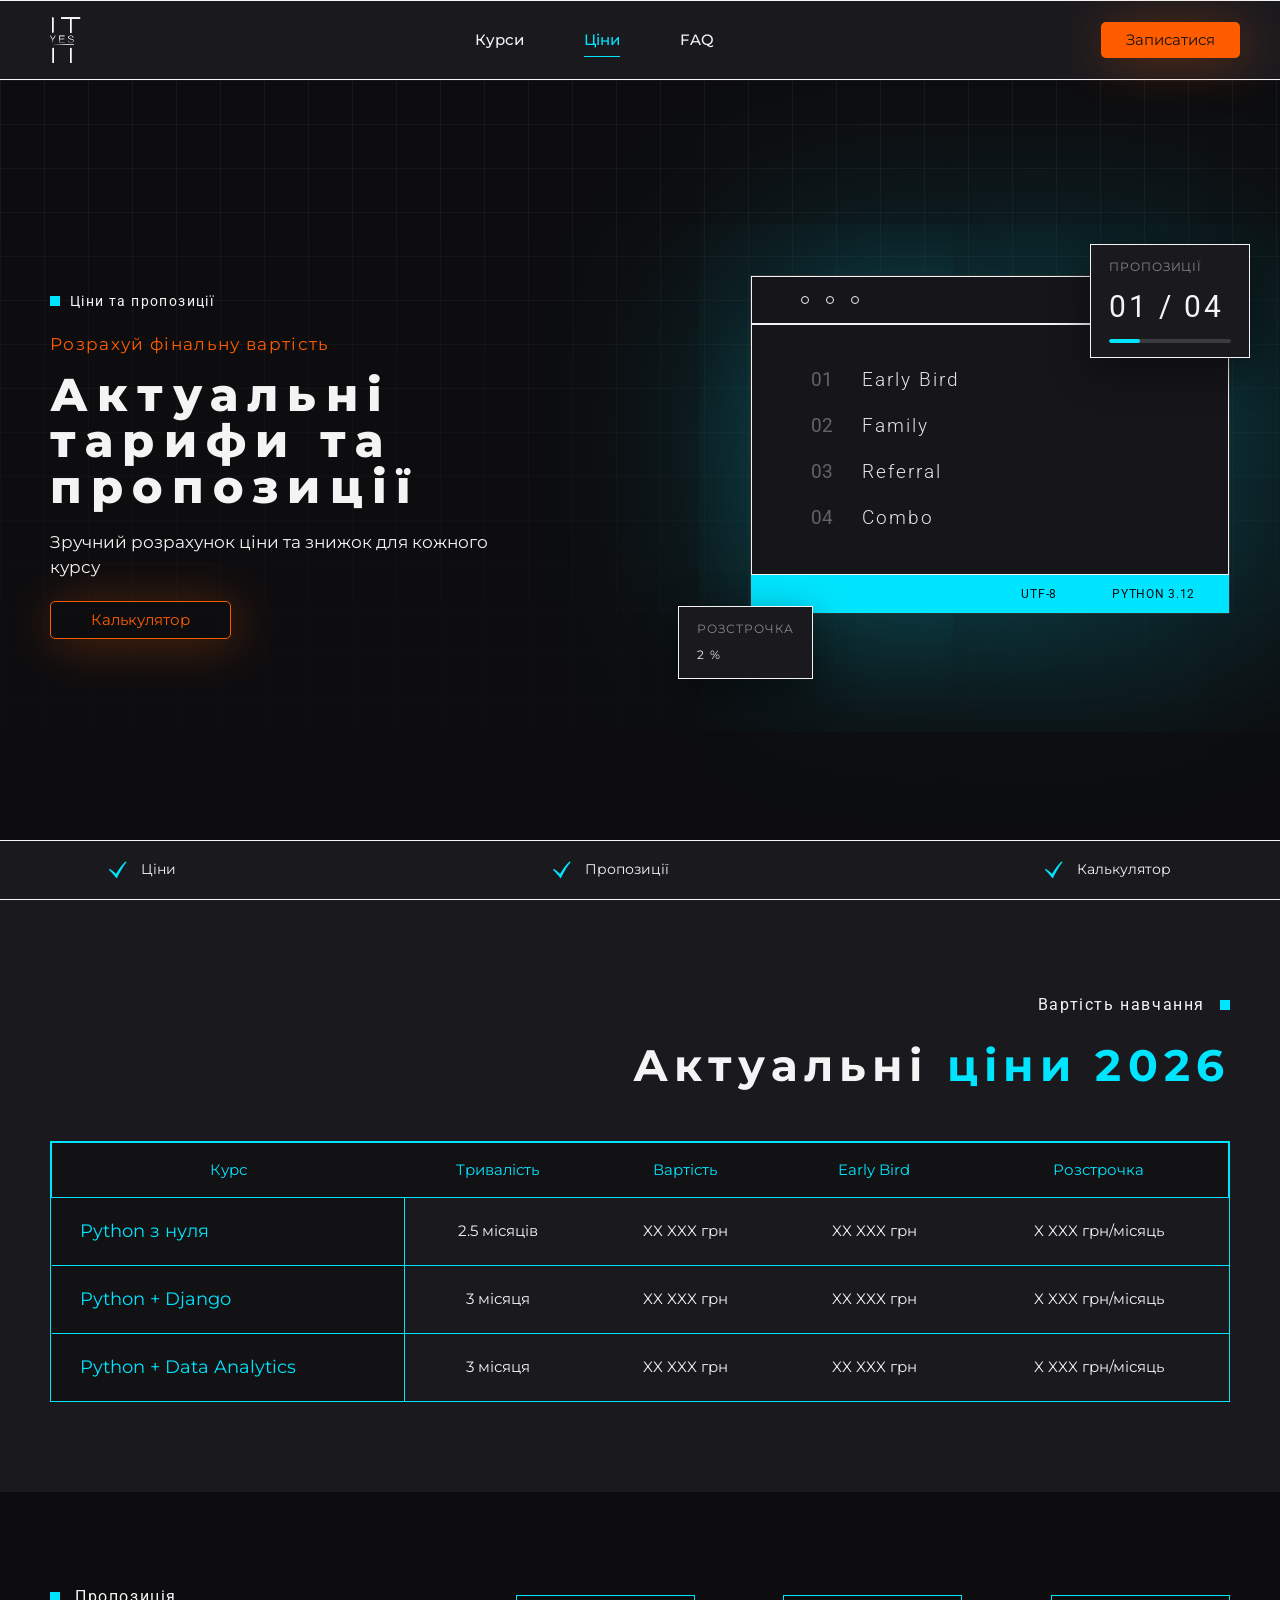
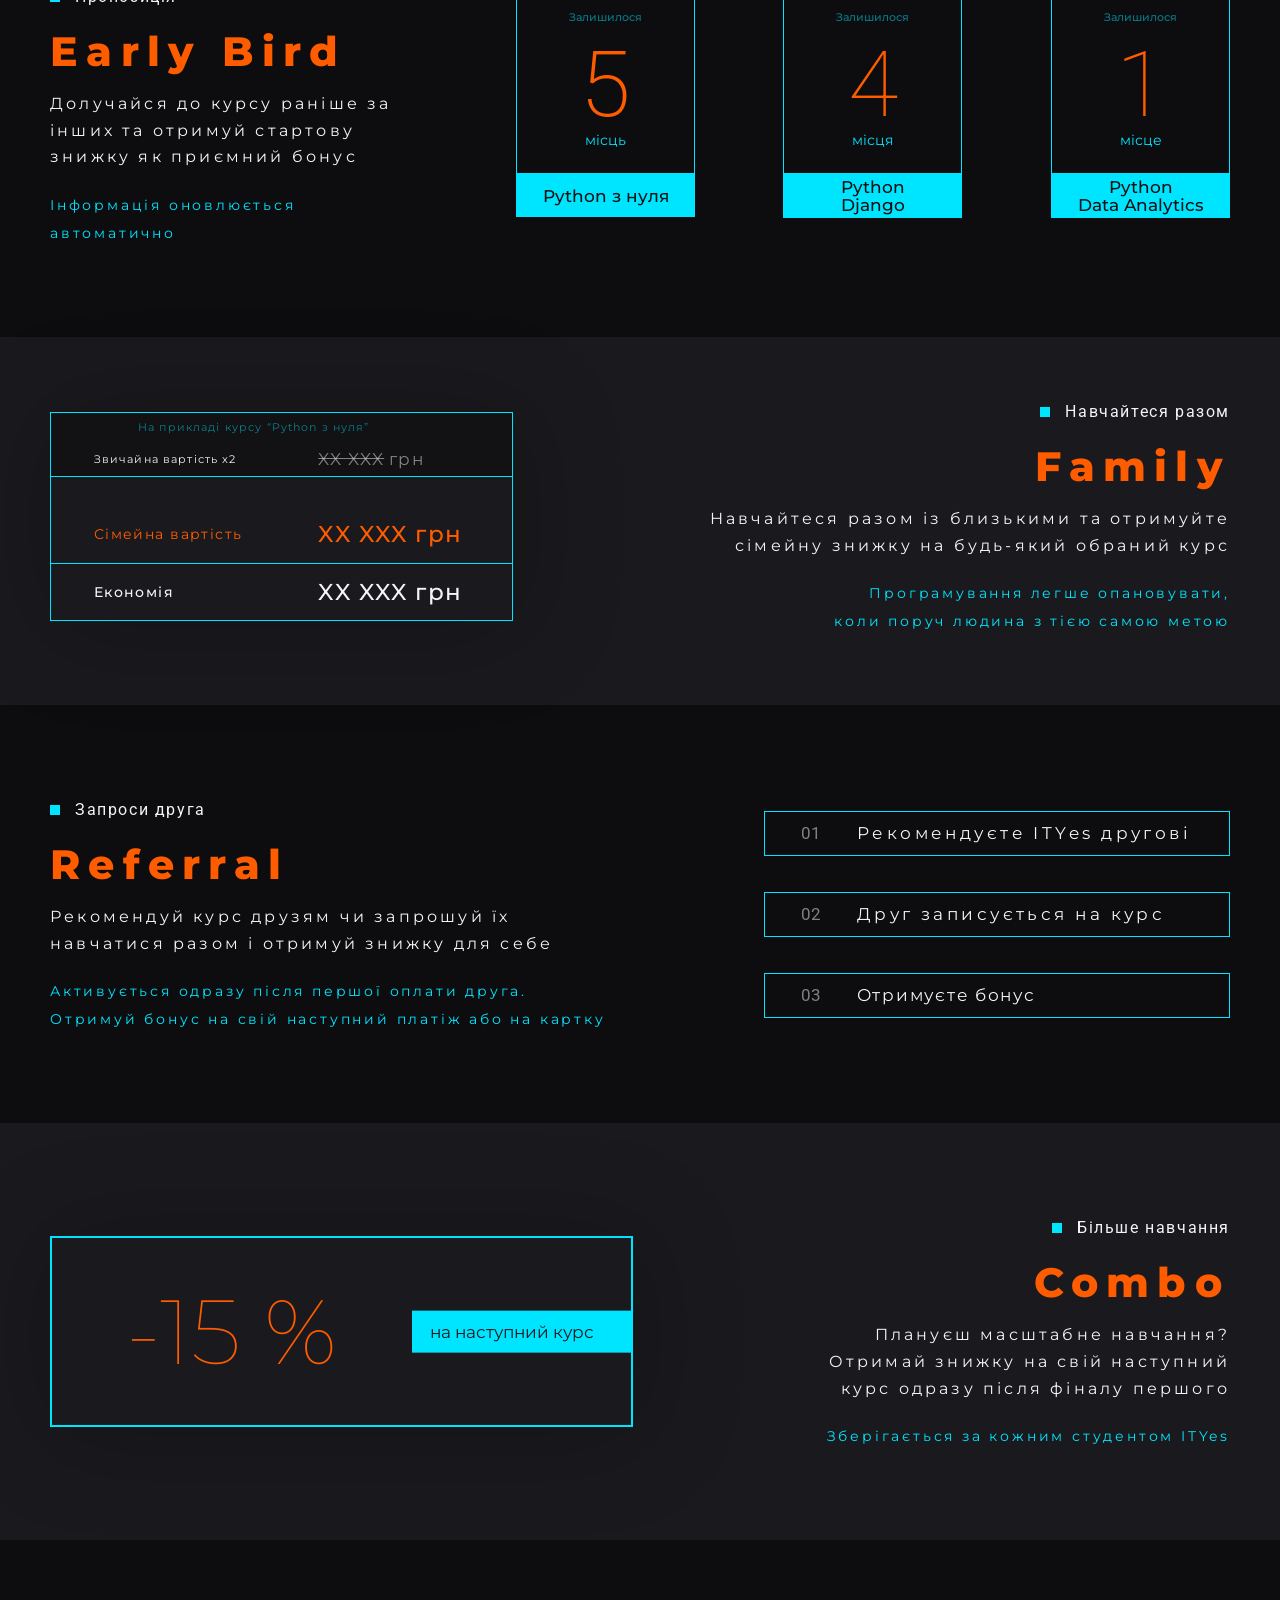
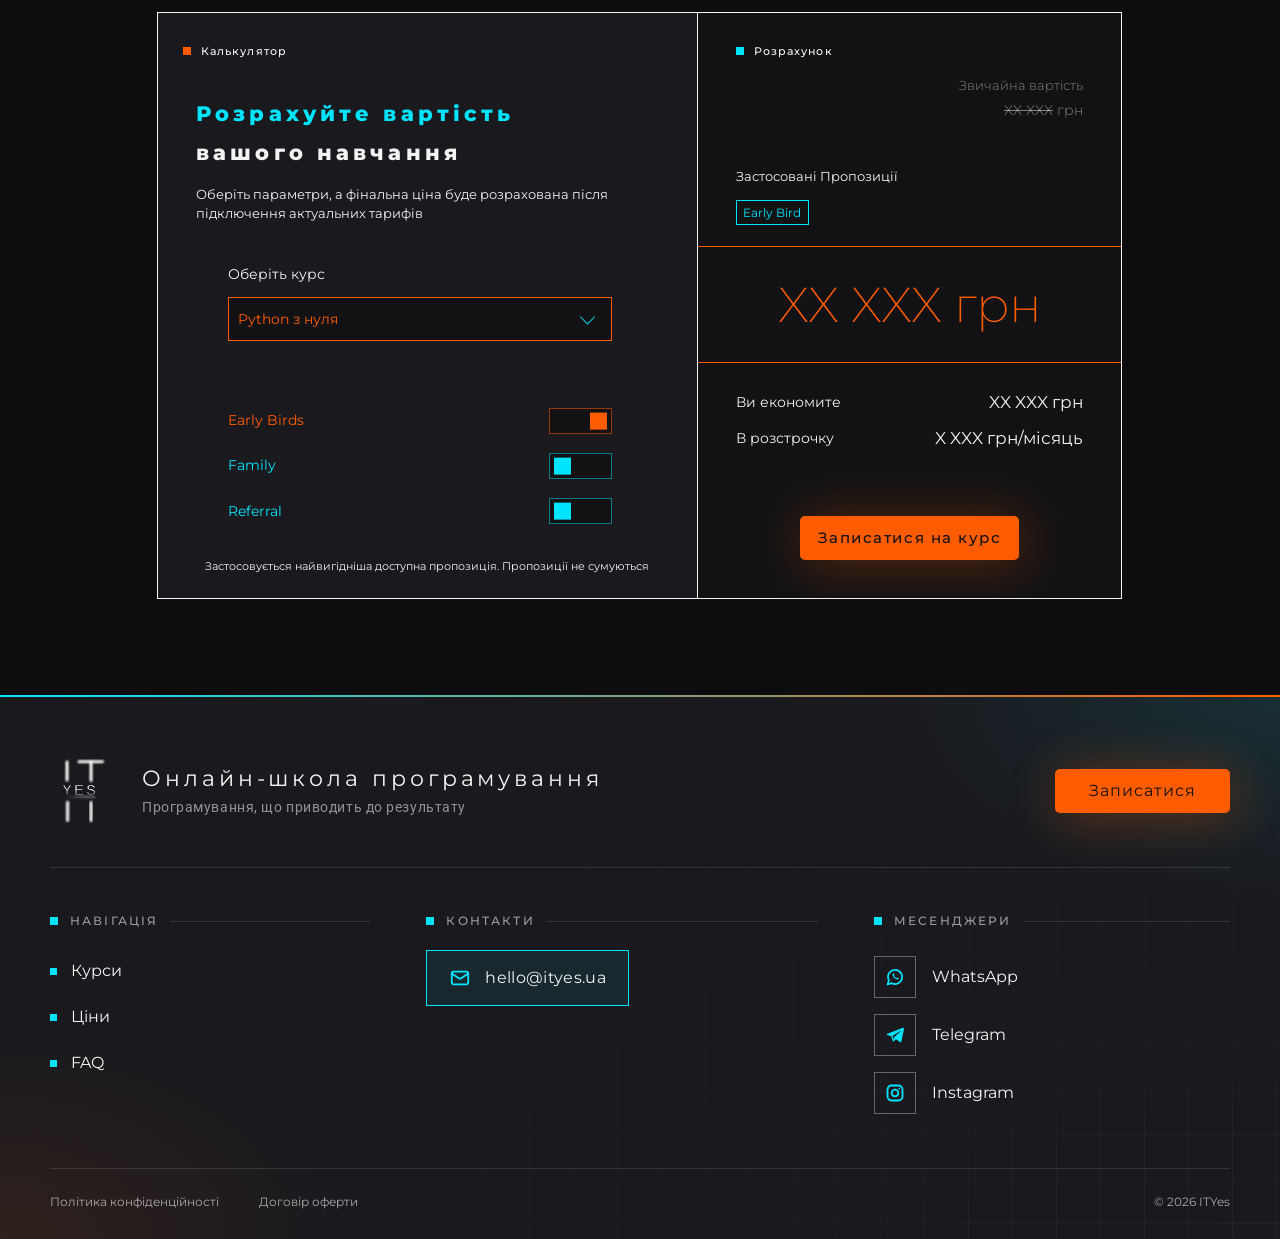
<file: prices.html>
<!DOCTYPE html>
<html lang="uk">
<head>
  <meta charset="UTF-8">
  <meta name="viewport" content="width=device-width, initial-scale=1.0">
  <title>Ціни — ITYes</title>
  <link rel="preconnect" href="https://fonts.googleapis.com">
  <link rel="preconnect" href="https://fonts.gstatic.com" crossorigin>
  <link href="https://fonts.googleapis.com/css2?family=Montserrat:wght@100;200;300;400;500;600;700;800&family=Roboto:wght@100;300;400;500&family=Roboto+Mono:wght@400&display=swap" rel="stylesheet">
  <link rel="stylesheet" href="css/site.css">
  <link rel="stylesheet" href="css/prices.css">
  <link rel="stylesheet" href="css/select-ui.css">
  <link rel="stylesheet" href="css/layout.css">
  <link rel="stylesheet" href="css/mobile.css">
  <link rel="stylesheet" href="css/mobile-visual.css">
  <link rel="stylesheet" href="css/calc-mobile.css">
</head>
<body>
  <div class="cursor" aria-hidden="true">
    <span class="cursor-ring"></span>
    <span class="cursor-dot"></span>
  </div>

  <div data-include="header"></div>

  <main>
    <!-- ============ HERO ============ -->
    <section class="hero ct-hero">
      <div class="ct-hero-inner hero-grid">
        <div class="hero-content">
          <p class="hero-label"><span class="hero-label-dot" aria-hidden="true"></span>Ціни та пропозиції</p>
          <p class="ct-deadline">Розрахуй фінальну вартість</p>
          <h1 class="hero-title">Актуальні тарифи та пропозиції</h1>
          <p class="hero-subtitle">Зручний розрахунок ціни та знижок для кожного курсу</p>
          <a href="#calculator" class="btn btn-ghost">Калькулятор</a>
        </div>

        <div class="hero-visual">
          <div class="editor-window">
            <div class="editor-titlebar" aria-hidden="true">
              <span class="editor-dot"></span><span class="editor-dot"></span><span class="editor-dot"></span>
            </div>
            <div class="editor-body">
              <div class="line-numbers" aria-hidden="true">
                <span>01</span><span>02</span><span>03</span><span>04</span>
              </div>
              <ol class="code-content ct-code" aria-label="Пропозиції ITYes">
                <li><a href="#early-bird">Early Bird</a></li>
                <li><a href="#family">Family</a></li>
                <li><a href="#referral">Referral</a></li>
                <li><a href="#combo">Combo</a></li>
              </ol>
            </div>
            <div class="editor-status" aria-hidden="true"><span>UTF-8</span><span>PYTHON 3.12</span></div>
          </div>

          <div class="float-card float-card--progress" aria-hidden="true">
            <div class="float-card-label">ПРОПОЗИЦІЇ</div>
            <div class="float-card-value">01 / 04</div>
            <div class="progress-bar"><div class="progress-bar-fill" style="width:25%"></div></div>
          </div>

          <div class="float-card float-card--feedback" aria-hidden="true">
            <div>
              <div class="float-card-label">РОЗСТРОЧКА</div>
              <div class="feedback-text">2 %</div>
            </div>
          </div>
        </div>
      </div>

      <ul class="hero-benefits hero-benefits--bar" aria-label="Розділи сторінки">
        <li><span class="hero-benefits-icon" aria-hidden="true"><svg viewBox="0 0 19 18" fill="none"><path d="M0 8.78281C2.78711 11.7984 5.48945 14.5133 8.08711 17.9469C10.9113 12.3297 13.802 6.69297 18.5715 0.588672L17.2863 0C13.259 4.27109 10.1301 8.31406 7.41133 13.1187C5.5207 11.4156 2.46523 9.00547 0.599609 7.76719L0 8.78281Z" fill="#00E5FF"/></svg></span>Ціни</li>
        <li><span class="hero-benefits-icon" aria-hidden="true"><svg viewBox="0 0 19 18" fill="none"><path d="M0 8.78281C2.78711 11.7984 5.48945 14.5133 8.08711 17.9469C10.9113 12.3297 13.802 6.69297 18.5715 0.588672L17.2863 0C13.259 4.27109 10.1301 8.31406 7.41133 13.1187C5.5207 11.4156 2.46523 9.00547 0.599609 7.76719L0 8.78281Z" fill="#00E5FF"/></svg></span>Пропозиції</li>
        <li><span class="hero-benefits-icon" aria-hidden="true"><svg viewBox="0 0 19 18" fill="none"><path d="M0 8.78281C2.78711 11.7984 5.48945 14.5133 8.08711 17.9469C10.9113 12.3297 13.802 6.69297 18.5715 0.588672L17.2863 0C13.259 4.27109 10.1301 8.31406 7.41133 13.1187C5.5207 11.4156 2.46523 9.00547 0.599609 7.76719L0 8.78281Z" fill="#00E5FF"/></svg></span>Калькулятор</li>
      </ul>
    </section>

    <!-- ============ PRICE TABLE ============ -->
    <section class="pr-sec pr-sec--alt" id="prices">
      <div class="pr-inner">
        <header class="pr-head pr-head--right ">
          <p class="pr-kicker">Вартість навчання<span class="pr-dot" aria-hidden="true"></span></p>
          <h2 class="pr-title">Актуальні <span class="accent">ціни 2026</span></h2>
        </header>

        <div class="pr-table-wrap ">
          <table class="pr-table">
            <thead>
              <tr><th>Курс</th><th>Тривалість</th><th>Вартість</th><th>Early Bird</th><th>Розстрочка</th></tr>
            </thead>
            <tbody>
              <tr data-course="python"><th scope="row">Python з нуля</th><td>2.5 місяців</td><td data-f="price">XX XXX грн</td><td data-f="early">XX XXX грн</td><td data-f="inst">X XXX грн/місяць</td></tr>
              <tr data-course="django"><th scope="row">Python + Django</th><td>3 місяця</td><td data-f="price">XX XXX грн</td><td data-f="early">XX XXX грн</td><td data-f="inst">X XXX грн/місяць</td></tr>
              <tr data-course="data"><th scope="row">Python + Data Analytics</th><td>3 місяця</td><td data-f="price">XX XXX грн</td><td data-f="early">XX XXX грн</td><td data-f="inst">X XXX грн/місяць</td></tr>
            </tbody>
          </table>
        </div>
      </div>
    </section>

    <!-- ============ EARLY BIRD ============ -->
    <section class="pr-sec" id="early-bird">
      <div class="pr-inner pr-split pr-split--eb">
        <div class="pr-text ">
          <p class="pr-kicker"><span class="pr-dot" aria-hidden="true"></span>Пропозиція</p>
          <h2 class="pr-offer">Early Bird</h2>
          <p class="pr-lead">Долучайся до курсу раніше за інших та отримуй стартову знижку як приємний бонус</p>
          <p class="pr-note">Інформація оновлюється автоматично</p>
        </div>

        <div class="pr-spots ">
          <article class="pr-spot">
            <div class="pr-spot-body">
              <p class="pr-spot-label">Залишилося</p>
              <p class="pr-spot-num">5</p>
              <p class="pr-spot-unit">місць</p>
            </div>
            <p class="pr-spot-name">Python з нуля</p>
          </article>
          <article class="pr-spot">
            <div class="pr-spot-body">
              <p class="pr-spot-label">Залишилося</p>
              <p class="pr-spot-num">4</p>
              <p class="pr-spot-unit">місця</p>
            </div>
            <p class="pr-spot-name">Python<br>Django</p>
          </article>
          <article class="pr-spot">
            <div class="pr-spot-body">
              <p class="pr-spot-label">Залишилося</p>
              <p class="pr-spot-num">1</p>
              <p class="pr-spot-unit">місце</p>
            </div>
            <p class="pr-spot-name">Python<br>Data Analytics</p>
          </article>
        </div>
      </div>
    </section>

    <!-- ============ FAMILY ============ -->
    <section class="pr-sec pr-sec--alt" id="family">
      <div class="pr-inner pr-split pr-split--fam">
        <div class="pr-example " aria-label="Приклад сімейної вартості">
          <div class="pr-ex-head">
            <p class="pr-example-cap">На прикладі курсу “Python з нуля”</p>
            <div class="pr-ex-row pr-ex-row--top"><span>Звичайна вартість x2</span><span class="pr-ex-val"><s data-x="regular">XX XXX</s> грн</span></div>
          </div>
          <div class="pr-ex-row pr-ex-row--family"><span>Сімейна вартість</span><strong data-x="family">XX XXX грн</strong></div>
          <div class="pr-ex-row pr-ex-row--saving"><span>Економія</span><strong data-x="saving">XX XXX грн</strong></div>
        </div>

        <div class="pr-copy ">
          <p class="pr-kicker"><span class="pr-dot" aria-hidden="true"></span>Навчайтеся разом</p>
          <h2 class="pr-offer">Family</h2>
          <p class="pr-lead">Навчайтеся разом із близькими та отримуйте сімейну знижку на будь-який обраний курс</p>
          <p class="pr-note">Програмування легше опановувати, коли поруч людина з тією самою метою</p>
        </div>
      </div>
    </section>

    <!-- ============ REFERRAL ============ -->
    <section class="pr-sec" id="referral">
      <div class="pr-inner pr-split pr-split--ref">
        <div class="pr-text ">
          <p class="pr-kicker"><span class="pr-dot" aria-hidden="true"></span>Запроси друга</p>
          <h2 class="pr-offer">Referral</h2>
          <p class="pr-lead">Рекомендуй курс друзям чи запрошуй їх навчатися разом і отримуй знижку для себе</p>
          <p class="pr-note">Активується одразу після першої оплати друга. Отримуй бонус на свій наступний платіж або на картку</p>
        </div>

        <ol class="pr-steps ">
          <li><span>01</span>Рекомендуєте ITYes другові</li>
          <li><span>02</span>Друг записується на курс</li>
          <li><span>03</span>Отримуєте бонус</li>
        </ol>
      </div>
    </section>

    <!-- ============ COMBO ============ -->
    <section class="pr-sec pr-sec--alt" id="combo">
      <div class="pr-inner pr-split pr-split--combo">
        <div class="pr-combo ">
          <p class="pr-combo-num">-15 %</p>
          <p class="pr-combo-tag">на наступний курс</p>
        </div>

        <div class="pr-copy ">
          <p class="pr-kicker"><span class="pr-dot" aria-hidden="true"></span>Більше навчання</p>
          <h2 class="pr-offer">Combo</h2>
          <p class="pr-lead">Плануєш масштабне навчання? Отримай знижку на свій наступний курс одразу після фіналу першого</p>
          <p class="pr-note">Зберігається за кожним студентом ITYes</p>
        </div>
      </div>
    </section>

    <!-- ============ CALCULATOR ============ -->
    <section class="pr-calc-sec" id="calculator">
      <div class="pr-calc ">
        <div class="pr-calc-left">
          <div class="pr-calc-intro">
            <p class="pr-kicker"><span class="pr-dot pr-dot--orange" aria-hidden="true"></span>Калькулятор</p>
            <h2 class="pr-calc-title"><span class="accent">Розрахуйте вартість</span> вашого навчання</h2>
            <p class="pr-calc-text">Оберіть параметри, а фінальна ціна буде розрахована після підключення актуальних тарифів</p>

            <div class="pr-field">
              <label for="calc-course">Оберіть курс</label>
              <div class="pr-select">
                <select id="calc-course">
                  <option value="python">Python з нуля</option>
                  <option value="django">Python + Django</option>
                  <option value="data">Python + Data Analytics</option>
                </select>
              </div>
            </div>
          </div>

          <ul class="pr-toggles">
            <li><span id="t-early">Early Birds</span><button type="button" class="pr-switch is-on" role="switch" aria-checked="true" aria-labelledby="t-early" data-offer="early"><i></i></button></li>
            <li><span id="t-family">Family</span><button type="button" class="pr-switch" role="switch" aria-checked="false" aria-labelledby="t-family" data-offer="family"><i></i></button></li>
            <li><span id="t-ref">Referral</span><button type="button" class="pr-switch" role="switch" aria-checked="false" aria-labelledby="t-ref" data-offer="referral"><i></i></button></li>
          </ul>
          <p class="pr-calc-foot">Застосовується найвигідніша доступна пропозиція. Пропозиції не сумуються</p>
        </div>

        <div class="pr-calc-right" aria-live="polite">
          <div class="pr-res-top">
            <p class="pr-kicker pr-kicker--plain"><span class="pr-dot" aria-hidden="true"></span>Розрахунок</p>
            <p class="pr-res-old"><span>Звичайна вартість</span><s id="r-regular">XX XXX</s> грн</p>
            <div class="pr-res-applied">
              <p>Застосовані Пропозиції</p>
              <ul id="r-applied"><li>Early Bird</li></ul>
            </div>
          </div>
          <p class="pr-res-total" id="r-total">XX XXX грн</p>
          <div class="pr-res-row"><span>Ви економите</span><strong id="r-saving">XX XXX грн</strong></div>
          <div class="pr-res-row"><span>В розстрочку</span><strong id="r-inst">X XXX грн/місяць</strong></div>
          <div class="pr-res-cta">
            <a href="apply.html" class="btn btn-orange pr-res-btn">Записатися на курс</a>
          </div>
        </div>
      </div>
    </section>
  </main>

  <div data-include="footer"></div>

  <script type="module" src="js/site.js"></script>
  <script type="module" src="js/prices.js"></script>
  <script type="module" src="js/select-ui.js"></script>
  <script type="module" src="js/mobile-visual.js"></script>
  <script type="module" src="js/calc-mobile.js"></script>
</body>
</html>
</file>
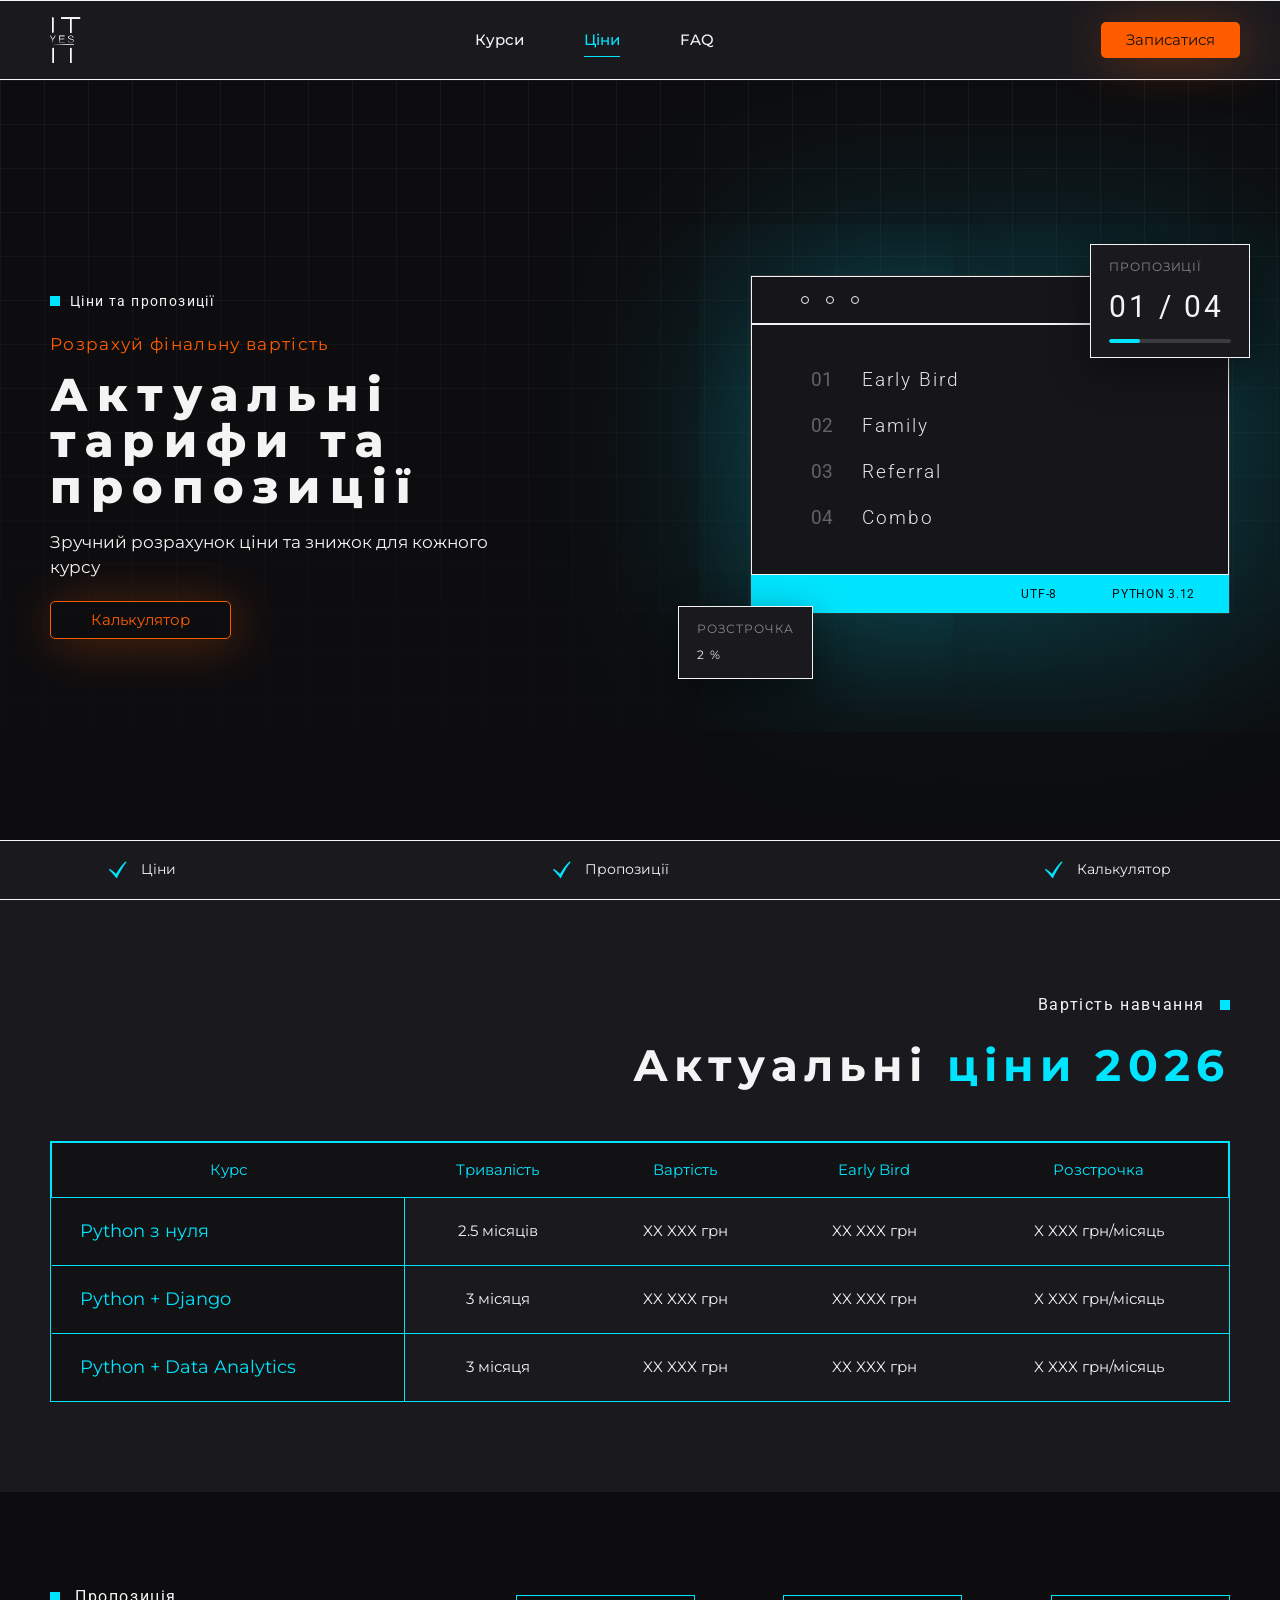
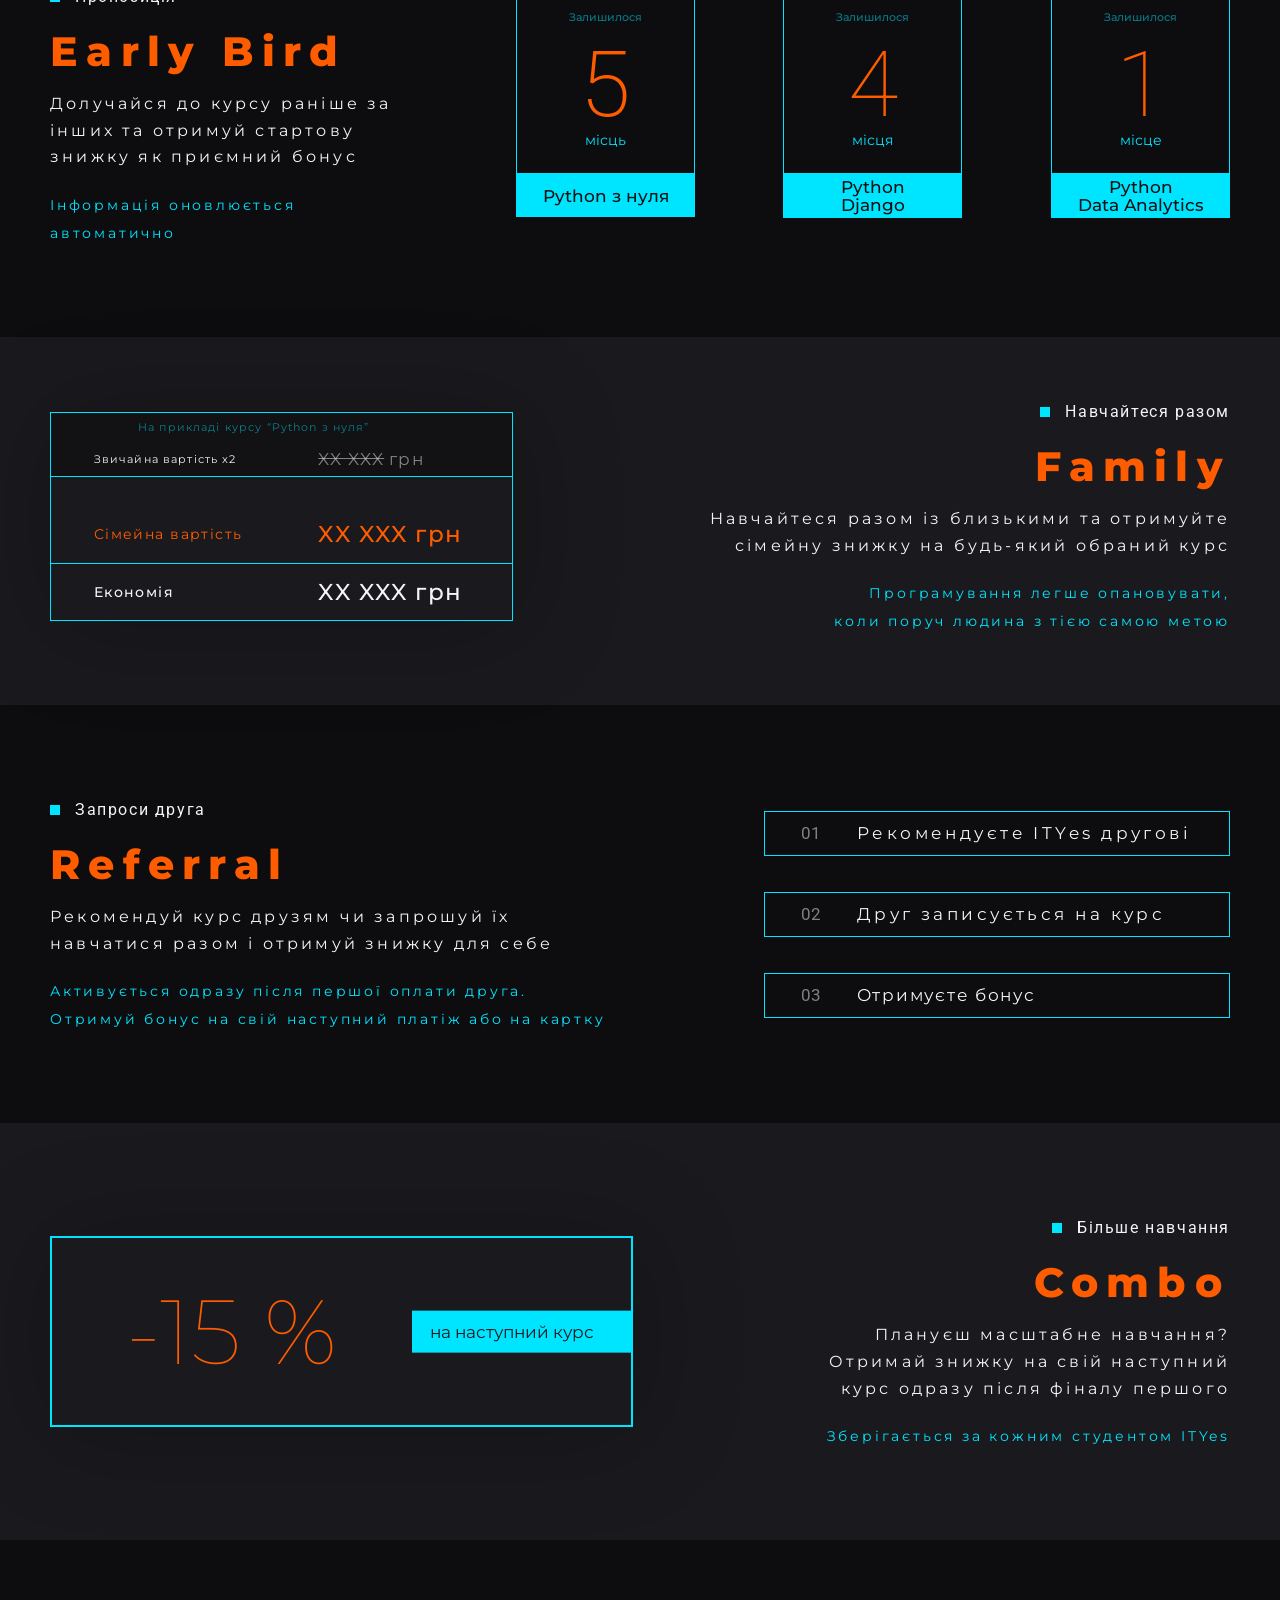
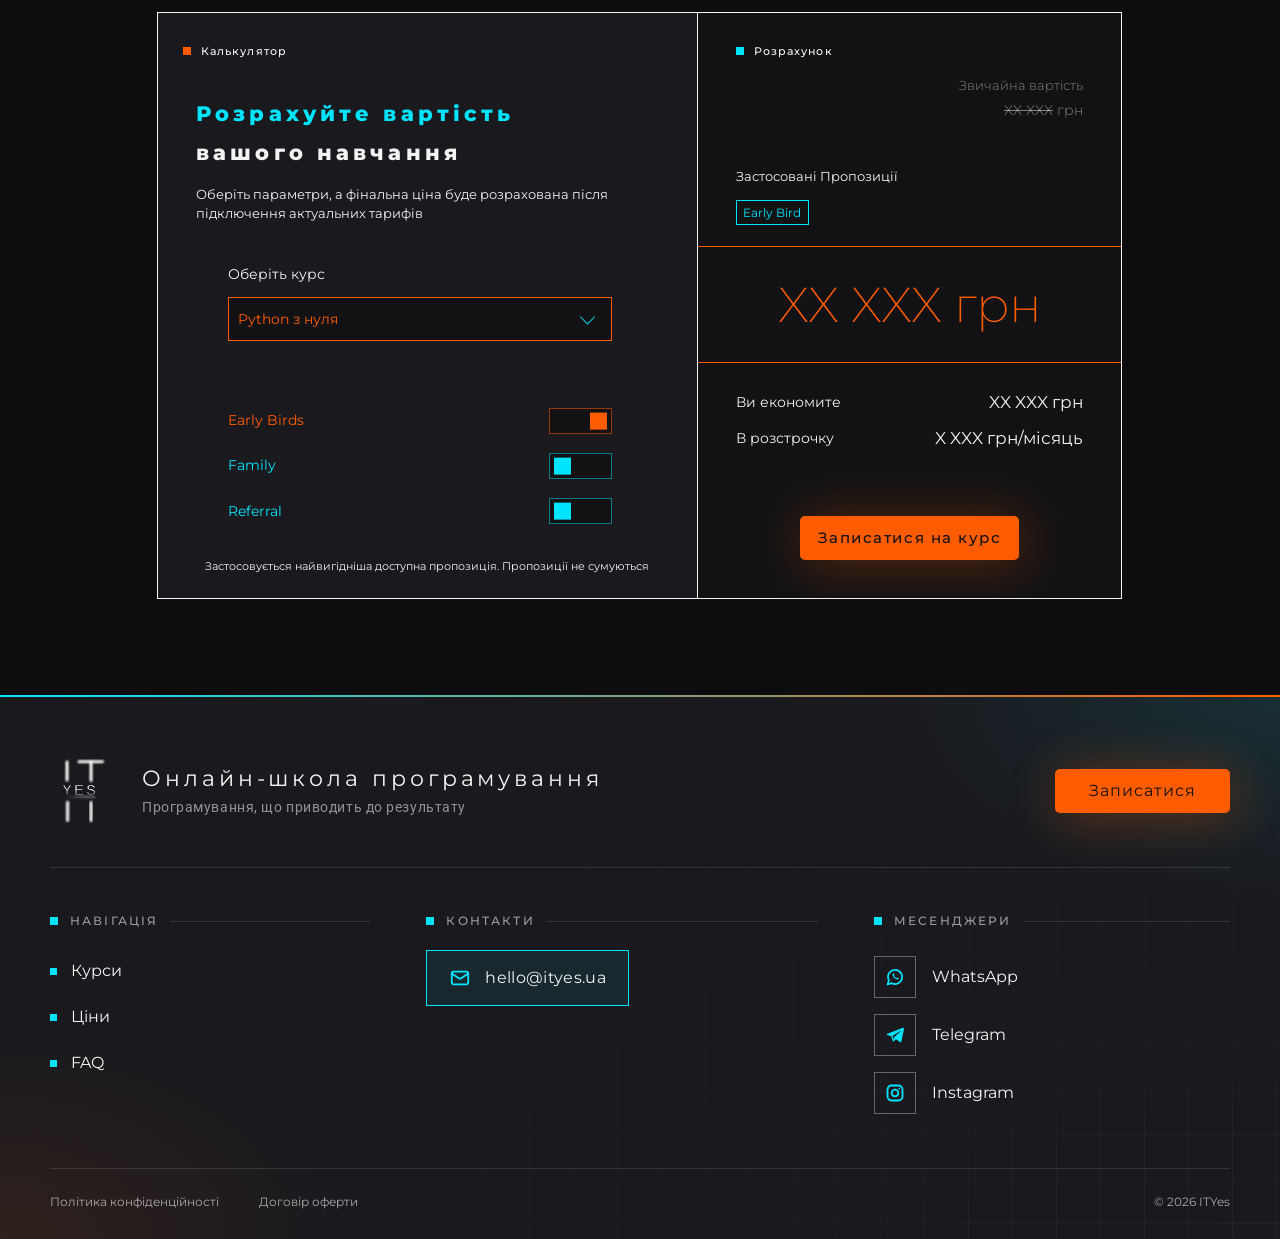
<file: worked/prices.html>
<!DOCTYPE html>
<html lang="uk">
<head>
  <meta charset="UTF-8">
  <meta name="viewport" content="width=device-width, initial-scale=1.0">
  <title>Ціни — ITYes</title>
  <link rel="preconnect" href="https://fonts.googleapis.com">
  <link rel="preconnect" href="https://fonts.gstatic.com" crossorigin>
  <link href="https://fonts.googleapis.com/css2?family=Montserrat:wght@100;200;300;400;500;600;700;800&family=Roboto:wght@100;300;400;500&family=Roboto+Mono:wght@400&display=swap" rel="stylesheet">
  <link rel="stylesheet" href="css/site.css">
  <link rel="stylesheet" href="css/prices.css">
  <link rel="stylesheet" href="css/select-ui.css">
  <link rel="stylesheet" href="css/layout.css">
  <link rel="stylesheet" href="css/mobile.css">
  <link rel="stylesheet" href="css/mobile-visual.css">
</head>
<body>
  <div class="cursor" aria-hidden="true">
    <span class="cursor-ring"></span>
    <span class="cursor-dot"></span>
  </div>

  <div data-include="header"></div>

  <main>
    <!-- ============ HERO ============ -->
    <section class="hero ct-hero">
      <div class="ct-hero-inner hero-grid">
        <div class="hero-content">
          <p class="hero-label"><span class="hero-label-dot" aria-hidden="true"></span>Ціни та пропозиції</p>
          <p class="ct-deadline">Розрахуй фінальну вартість</p>
          <h1 class="hero-title">Актуальні тарифи та пропозиції</h1>
          <p class="hero-subtitle">Зручний розрахунок ціни та знижок для кожного курсу</p>
          <a href="#calculator" class="btn btn-ghost">Калькулятор</a>
        </div>

        <div class="hero-visual">
          <div class="editor-window">
            <div class="editor-titlebar" aria-hidden="true">
              <span class="editor-dot"></span><span class="editor-dot"></span><span class="editor-dot"></span>
            </div>
            <div class="editor-body">
              <div class="line-numbers" aria-hidden="true">
                <span>01</span><span>02</span><span>03</span><span>04</span>
              </div>
              <ol class="code-content ct-code" aria-label="Пропозиції ITYes">
                <li><a href="#early-bird">Early Bird</a></li>
                <li><a href="#family">Family</a></li>
                <li><a href="#referral">Referral</a></li>
                <li><a href="#combo">Combo</a></li>
              </ol>
            </div>
            <div class="editor-status" aria-hidden="true"><span>UTF-8</span><span>PYTHON 3.12</span></div>
          </div>

          <div class="float-card float-card--progress" aria-hidden="true">
            <div class="float-card-label">ПРОПОЗИЦІЇ</div>
            <div class="float-card-value">01 / 04</div>
            <div class="progress-bar"><div class="progress-bar-fill" style="width:25%"></div></div>
          </div>

          <div class="float-card float-card--feedback" aria-hidden="true">
            <div>
              <div class="float-card-label">РОЗСТРОЧКА</div>
              <div class="feedback-text">2 %</div>
            </div>
          </div>
        </div>
      </div>

      <ul class="hero-benefits hero-benefits--bar" aria-label="Розділи сторінки">
        <li><span class="hero-benefits-icon" aria-hidden="true"><svg viewBox="0 0 19 18" fill="none"><path d="M0 8.78281C2.78711 11.7984 5.48945 14.5133 8.08711 17.9469C10.9113 12.3297 13.802 6.69297 18.5715 0.588672L17.2863 0C13.259 4.27109 10.1301 8.31406 7.41133 13.1187C5.5207 11.4156 2.46523 9.00547 0.599609 7.76719L0 8.78281Z" fill="#00E5FF"/></svg></span>Ціни</li>
        <li><span class="hero-benefits-icon" aria-hidden="true"><svg viewBox="0 0 19 18" fill="none"><path d="M0 8.78281C2.78711 11.7984 5.48945 14.5133 8.08711 17.9469C10.9113 12.3297 13.802 6.69297 18.5715 0.588672L17.2863 0C13.259 4.27109 10.1301 8.31406 7.41133 13.1187C5.5207 11.4156 2.46523 9.00547 0.599609 7.76719L0 8.78281Z" fill="#00E5FF"/></svg></span>Пропозиції</li>
        <li><span class="hero-benefits-icon" aria-hidden="true"><svg viewBox="0 0 19 18" fill="none"><path d="M0 8.78281C2.78711 11.7984 5.48945 14.5133 8.08711 17.9469C10.9113 12.3297 13.802 6.69297 18.5715 0.588672L17.2863 0C13.259 4.27109 10.1301 8.31406 7.41133 13.1187C5.5207 11.4156 2.46523 9.00547 0.599609 7.76719L0 8.78281Z" fill="#00E5FF"/></svg></span>Калькулятор</li>
      </ul>
    </section>

    <!-- ============ PRICE TABLE ============ -->
    <section class="pr-sec pr-sec--alt" id="prices">
      <div class="pr-inner">
        <header class="pr-head pr-head--right ">
          <p class="pr-kicker">Вартість навчання<span class="pr-dot" aria-hidden="true"></span></p>
          <h2 class="pr-title">Актуальні <span class="accent">ціни 2026</span></h2>
        </header>

        <div class="pr-table-wrap ">
          <table class="pr-table">
            <thead>
              <tr><th>Курс</th><th>Тривалість</th><th>Вартість</th><th>Early Bird</th><th>Розстрочка</th></tr>
            </thead>
            <tbody>
              <tr data-course="python"><th scope="row">Python з нуля</th><td>2.5 місяців</td><td data-f="price">XX XXX грн</td><td data-f="early">XX XXX грн</td><td data-f="inst">X XXX грн/місяць</td></tr>
              <tr data-course="django"><th scope="row">Python + Django</th><td>3 місяця</td><td data-f="price">XX XXX грн</td><td data-f="early">XX XXX грн</td><td data-f="inst">X XXX грн/місяць</td></tr>
              <tr data-course="data"><th scope="row">Python + Data Analytics</th><td>3 місяця</td><td data-f="price">XX XXX грн</td><td data-f="early">XX XXX грн</td><td data-f="inst">X XXX грн/місяць</td></tr>
            </tbody>
          </table>
        </div>
      </div>
    </section>

    <!-- ============ EARLY BIRD ============ -->
    <section class="pr-sec" id="early-bird">
      <div class="pr-inner pr-split pr-split--eb">
        <div class="pr-text ">
          <p class="pr-kicker"><span class="pr-dot" aria-hidden="true"></span>Пропозиція</p>
          <h2 class="pr-offer">Early Bird</h2>
          <p class="pr-lead">Долучайся до курсу раніше за інших та отримуй стартову знижку як приємний бонус</p>
          <p class="pr-note">Інформація оновлюється автоматично</p>
        </div>

        <div class="pr-spots ">
          <article class="pr-spot">
            <div class="pr-spot-body">
              <p class="pr-spot-label">Залишилося</p>
              <p class="pr-spot-num">5</p>
              <p class="pr-spot-unit">місць</p>
            </div>
            <p class="pr-spot-name">Python з нуля</p>
          </article>
          <article class="pr-spot">
            <div class="pr-spot-body">
              <p class="pr-spot-label">Залишилося</p>
              <p class="pr-spot-num">4</p>
              <p class="pr-spot-unit">місця</p>
            </div>
            <p class="pr-spot-name">Python<br>Django</p>
          </article>
          <article class="pr-spot">
            <div class="pr-spot-body">
              <p class="pr-spot-label">Залишилося</p>
              <p class="pr-spot-num">1</p>
              <p class="pr-spot-unit">місце</p>
            </div>
            <p class="pr-spot-name">Python<br>Data Analytics</p>
          </article>
        </div>
      </div>
    </section>

    <!-- ============ FAMILY ============ -->
    <section class="pr-sec pr-sec--alt" id="family">
      <div class="pr-inner pr-split pr-split--fam">
        <div class="pr-example " aria-label="Приклад сімейної вартості">
          <div class="pr-ex-head">
            <p class="pr-example-cap">На прикладі курсу “Python з нуля”</p>
            <div class="pr-ex-row pr-ex-row--top"><span>Звичайна вартість x2</span><span class="pr-ex-val"><s data-x="regular">XX XXX</s> грн</span></div>
          </div>
          <div class="pr-ex-row pr-ex-row--family"><span>Сімейна вартість</span><strong data-x="family">XX XXX грн</strong></div>
          <div class="pr-ex-row pr-ex-row--saving"><span>Економія</span><strong data-x="saving">XX XXX грн</strong></div>
        </div>

        <div class="pr-copy ">
          <p class="pr-kicker"><span class="pr-dot" aria-hidden="true"></span>Навчайтеся разом</p>
          <h2 class="pr-offer">Family</h2>
          <p class="pr-lead">Навчайтеся разом із близькими та отримуйте сімейну знижку на будь-який обраний курс</p>
          <p class="pr-note">Програмування легше опановувати, коли поруч людина з тією самою метою</p>
        </div>
      </div>
    </section>

    <!-- ============ REFERRAL ============ -->
    <section class="pr-sec" id="referral">
      <div class="pr-inner pr-split pr-split--ref">
        <div class="pr-text ">
          <p class="pr-kicker"><span class="pr-dot" aria-hidden="true"></span>Запроси друга</p>
          <h2 class="pr-offer">Referral</h2>
          <p class="pr-lead">Рекомендуй курс друзям чи запрошуй їх навчатися разом і отримуй знижку для себе</p>
          <p class="pr-note">Активується одразу після першої оплати друга. Отримуй бонус на свій наступний платіж або на картку</p>
        </div>

        <ol class="pr-steps ">
          <li><span>01</span>Рекомендуєте ITYes другові</li>
          <li><span>02</span>Друг записується на курс</li>
          <li><span>03</span>Отримуєте бонус</li>
        </ol>
      </div>
    </section>

    <!-- ============ COMBO ============ -->
    <section class="pr-sec pr-sec--alt" id="combo">
      <div class="pr-inner pr-split pr-split--combo">
        <div class="pr-combo ">
          <p class="pr-combo-num">-15 %</p>
          <p class="pr-combo-tag">на наступний курс</p>
        </div>

        <div class="pr-copy ">
          <p class="pr-kicker"><span class="pr-dot" aria-hidden="true"></span>Більше навчання</p>
          <h2 class="pr-offer">Combo</h2>
          <p class="pr-lead">Плануєш масштабне навчання? Отримай знижку на свій наступний курс одразу після фіналу першого</p>
          <p class="pr-note">Зберігається за кожним студентом ITYes</p>
        </div>
      </div>
    </section>

    <!-- ============ CALCULATOR ============ -->
    <section class="pr-calc-sec" id="calculator">
      <div class="pr-calc ">
        <div class="pr-calc-left">
          <div class="pr-calc-intro">
            <p class="pr-kicker"><span class="pr-dot pr-dot--orange" aria-hidden="true"></span>Калькулятор</p>
            <h2 class="pr-calc-title"><span class="accent">Розрахуйте вартість</span> вашого навчання</h2>
            <p class="pr-calc-text">Оберіть параметри, а фінальна ціна буде розрахована після підключення актуальних тарифів</p>

            <div class="pr-field">
              <label for="calc-course">Оберіть курс</label>
              <div class="pr-select">
                <select id="calc-course">
                  <option value="python">Python з нуля</option>
                  <option value="django">Python + Django</option>
                  <option value="data">Python + Data Analytics</option>
                </select>
              </div>
            </div>
          </div>

          <ul class="pr-toggles">
            <li><span id="t-early">Early Birds</span><button type="button" class="pr-switch is-on" role="switch" aria-checked="true" aria-labelledby="t-early" data-offer="early"><i></i></button></li>
            <li><span id="t-family">Family</span><button type="button" class="pr-switch" role="switch" aria-checked="false" aria-labelledby="t-family" data-offer="family"><i></i></button></li>
            <li><span id="t-ref">Referral</span><button type="button" class="pr-switch" role="switch" aria-checked="false" aria-labelledby="t-ref" data-offer="referral"><i></i></button></li>
          </ul>
          <p class="pr-calc-foot">Застосовується найвигідніша доступна пропозиція. Пропозиції не сумуються</p>
        </div>

        <div class="pr-calc-right" aria-live="polite">
          <div class="pr-res-top">
            <p class="pr-kicker pr-kicker--plain"><span class="pr-dot" aria-hidden="true"></span>Розрахунок</p>
            <p class="pr-res-old"><span>Звичайна вартість</span><s id="r-regular">XX XXX</s> грн</p>
            <div class="pr-res-applied">
              <p>Застосовані Пропозиції</p>
              <ul id="r-applied"><li>Early Bird</li></ul>
            </div>
          </div>
          <p class="pr-res-total" id="r-total">XX XXX грн</p>
          <div class="pr-res-row"><span>Ви економите</span><strong id="r-saving">XX XXX грн</strong></div>
          <div class="pr-res-row"><span>В розстрочку</span><strong id="r-inst">X XXX грн/місяць</strong></div>
          <div class="pr-res-cta">
            <a href="apply.html" class="btn btn-orange pr-res-btn">Записатися на курс</a>
          </div>
        </div>
      </div>
    </section>
  </main>

  <div data-include="footer"></div>

  <script type="module" src="js/site.js"></script>
  <script type="module" src="js/prices.js"></script>
  <script type="module" src="js/select-ui.js"></script>
  <script type="module" src="js/mobile-visual.js"></script>
</body>
</html>
</file>
<file: css/site.css>
/* ===== styles.css ===== */
*,
*::before,
*::after {
  box-sizing: border-box;
}

:root {
  --header-bg: #1a1a1e;
  --text: #f4f4f5;
  --orange: #ff5c00;
  --cyan: #00e5ff;
  --page-bg: #0d0d0f;
  --surface: #16161a;
  --border: rgba(244, 244, 245, 0.12);
  --header-height: 80px;
  --page-bg2: #1A1A1E;
}

html {
  scroll-behavior: smooth;
}

body {
  margin: 0;
  font-family: "Roboto", system-ui, sans-serif;
  background: var(--page-bg);
  color: var(--text);
  line-height: 1.5;
}

html.has-cursor,
html.has-cursor * {
  cursor: none;
}

a {
  color: inherit;
  text-decoration: none;
}

img {
  display: block;
  max-width: 100%;
}

.container {
  width: min(1200px, 100% - 48px);
  margin-inline: auto;
}

/* Header */
.site-header {
  background: var(--header-bg);
  position: sticky;
  top: 0;
  z-index: 100;
  height: var(--header-height);
  border-top: 1px solid #F4F4F5;
  border-bottom: 1px solid #F4F4F5;
}

.header-inner {
  display: flex;
  align-items: center;
  justify-content: space-between;
  gap: 24px;
  height: 100%;
}

.logo-link {
  flex-shrink: 0;
  transition: filter 0.3s ease, transform 0.3s ease;
}

.logo-link:hover {
  transform: translateY(-1px);
}

.logo-link img {
  width: 48px;
  height: 48px;
  border-radius: 4px;
}

.main-nav {
  display: flex;
  align-items: center;
  gap: 60px;
  font-family: "Montserrat", sans-serif;
  font-size: 0.9375rem;
  font-weight: 500;
}

.main-nav a {
  position: relative;
  transition: color 0.2s;
}

.main-nav a::after {
  content: "";
  position: absolute;
  left: 0;
  bottom: -6px;
  width: 100%;
  height: 1px;
  background: var(--cyan);
  transform: scaleX(0);
  transform-origin: left;
  transition: transform 0.25s ease;
}

.main-nav a:hover {
  color: #C4C4C6;;
}

.main-nav a:hover::after {
  transform: scaleX(1);
}

.btn {
  display: inline-flex;
  align-items: center;
  justify-content: center;
  font-family: "Montserrat", sans-serif;
  font-weight: medium;
  font-size: 0.9375rem;
  border-radius: 10px;
  padding: 7px 25px;
  border: none;
  cursor: pointer;
  transition: transform 0.2s ease, box-shadow 0.2s ease, filter 0.2s ease;
}

.btn:hover {
  transform: translateY(-2px);
}

.btn:active {
  transform: scale(0.98);
}

.btn-orange {
  background: var(--orange);
  color: #121212;
  box-shadow: 4px 4px 50px 1px rgba(255, 92, 0, 0.3);
  border-radius: 5px;
}

.btn-orange:hover {
  box-shadow: 0 6px 32px rgba(255, 92, 0, 0.55);
}

.header-cta {
  flex-shrink: 0;
}

.nav-toggle {
  display: none;
  background: transparent;
  border: 1px solid var(--border);
  color: var(--text);
  padding: 8px 12px;
  border-radius: 8px;
  font-family: "Montserrat", sans-serif;
  cursor: pointer;
}

/* Hero — шапка + hero = рівно один екран */
.hero {
  height: calc(100svh - var(--header-height));
  max-height: calc(100svh - var(--header-height));
  display: flex;
  flex-direction: column;
  padding: 24px 0 0;
  position: relative;
  overflow: hidden;
}

.hero > .container {
  width: 100%;
  flex: 1;
  display: flex;
  align-items: center;
}

.hero::before {
  content: "";
  position: absolute;
  top: 20%;
  right: 10%;
  width: 480px;
  height: 480px;
  background: radial-gradient(circle, rgba(0, 229, 255, 0.08) 0%, transparent 70%);
  pointer-events: none;
  animation: glow-pulse 7s ease-in-out infinite;
}


.hero::before {
  translate: var(--glow-x, 0px) var(--glow-y, 0px);
  transition: translate 0.7s cubic-bezier(0.22, 1, 0.36, 1);
}

.hero-grid {
  display: flex;
  align-items: center;
  width: 100%;
}

.hero-content {
  width: 50%;
  padding-inline: 48px;
}

.hero-content > * {
  animation: fade-up 0.7s ease both;
}

.hero-content > *:nth-child(1) { animation-delay: 0.05s; }
.hero-content > *:nth-child(2) { animation-delay: 0.15s; }
.hero-content > *:nth-child(3) { animation-delay: 0.25s; }
.hero-content > *:nth-child(4) { animation-delay: 0.35s; }

.hero-benefits {
  list-style: none;
  margin: 0;
  padding: 18px 48px;
  width: 100%;
  display: grid;
  grid-template-columns: repeat(4, 1fr);
  gap: 16px;
  border-top: 1px solid #f4f4f5;
  border-bottom: 1px solid #f4f4f5;
  font-family: "Roboto", sans-serif;
  font-size: 0.9375rem;
  color: var(--text);
}

.hero-benefits li {
  font-family: "Montserrat", sans-serif;
  font-weight: 400;
  display: flex;
  align-items: center;
  gap: 10px;
}


.hero-benefits-icon {
  width: 18px;
  height: 18px;
  color: var(--cyan);
  flex-shrink: 0;
  display: flex;
}

.hero-benefits-icon svg {
  width: 100%;
  height: 100%;
}

.hero-label {
  font-family: "Roboto", sans-serif;
  font-weight: 400;
  letter-spacing: 0.1em;
  display: inline-flex;
  align-items: center;
  gap: 10px;
  font-size: 0.875rem;
  color: var(--text);
  margin-bottom: 20px;
  margin: 0 0 20px;
}

.hero-label-dot {
  width: 10px;
  height: 10px;
  background: var(--cyan);
  flex-shrink: 0;
}

.hero-title {
  font-family: "Montserrat", sans-serif;
  font-weight: 800;
  font-size: clamp(2rem, 4vw, 3rem);
  line-height: 1;
  margin: 0 0 20px;
  letter-spacing: 0.2em;
}

.hero-title .accent {
  color: var(--cyan);
}

.hero-subtitle {
  font-family: "Montserrat", sans-serif;
  font-size: 1.0625rem;
  max-width: 520px;
  margin: 0 0 20px;
  color: #F4F4F5;
}

.hero-actions {
  display: flex;
  flex-wrap: wrap;
  gap: 70px;
}

.btn-primary-hero {
  font-weight: 500;
  background: var(--orange);
  color: #121212;
  padding: 7px 30px;
  box-shadow: 4px 4px 50px 1px rgba(255, 92, 0, 0.3);
  border-radius: 5px;
}

.btn-primary-hero:hover {
  box-shadow: 0 10px 36px rgba(255, 92, 0, 0.55);
}

.btn-ghost {
  font-weight: 400;
  background: transparent;
  color: #FF5C00;
  border: 1px solid #FF5C00;
  border-radius: 5px;
  padding: 7px 40px;
  box-shadow: 4px 4px 50px 1px rgba(255, 92, 0, 0.3);
}

.btn-ghost:hover {
  border-color: rgba(244, 244, 245, 0.55);
}

/* Code editor mockup */
.hero-visual {
  position: relative;
  width: 50%;
  flex: 0 0 50%;
  min-height: min(380px, 42vh);
  padding-inline: 48px;
  animation: fade-up 0.85s 0.2s ease both;
}

.editor-window {
  position: relative;
  background: var(--surface);
  border: 1px solid var(--border);
  overflow: hidden;
  box-shadow: 4px 4px 200px 10px rgba(0, 229, 255, 0.3);
}

.editor-titlebar {
  display: flex;
  align-items: center;
  gap: 8px;
  padding: 14px 16px;
  border: 1px solid #f4f4f5;
}

.editor-dot {
  width: 10px;
  height: 10px;
  border-radius: 50%;
  background: rgba(244, 244, 245, 0.2);
}

.editor-body {
  border: 1px solid #f4f4f5;
  display: flex;
  font-family: "Roboto Mono", "Consolas", monospace;
  font-size: 0.8125rem;
  line-height: 1.7;
  padding: 55px 0;
}

.line-numbers {
  font-family: "Roboto", sans-serif;
  font-weight: 400;
  padding: 0 16px 0 20px;
  color: rgba(244, 244, 245, 0.35);
  user-select: none;
  text-align: right;
}

.line-numbers span {
  display: block;
}

.code-content {
  font-family: "Roboto", sans-serif;
  letter-spacing: 0.1em;
  font-weight: 300;
  margin: 0;
  padding-right: 20px;
  color: rgba(244, 244, 245, 0.85);
}

.code-content .kw {
  color: var(--cyan);
}

.code-content .cls {
  color: #ffb86c;
}

.editor-status {
  display: flex;
  justify-content: flex-end;
  gap: 24px;
  padding: 8px 16px;
  background: var(--cyan);
  color: #0d0d0f;
  font-family: "Roboto", sans-serif;
  font-size: 0.75rem;
  letter-spacing: 0.04em;
}

.float-card {
  position: absolute;
  background: #1A1A1E;
  border: 1px solid #F4F4F5;
  padding: 14px 18px;
  backdrop-filter: blur(8px);
  box-shadow: 0 12px 40px rgba(0, 0, 0, 0.45);
  animation: float-y 5.5s ease-in-out infinite;
}

.float-card--feedback {
  animation-delay: -2.4s;
  bottom: 15px;
  left: -60px;
  display: flex;
  align-items: center;
  gap: 12px;
}

.float-card--progress {
  top: -55px;
  right: 20px;
  min-width: 160px;
}

.float-card-label {
  font-family: "Montserrat", sans-serif;
  font-weight: 400;
  font-size: 0.725rem;
  letter-spacing: 0.08em;
  color: #F4F4F580;
  margin-bottom: 8px;
}

.float-card-value {
  font-family: "Roboto", system-ui, sans-serif;
  font-size: 1.85rem;
  margin-bottom: 10px;
  letter-spacing: 0.1em;
}

.progress-bar {
  height: 4px;
  background: rgba(244, 244, 245, 0.15);
  border-radius: 2px;
  overflow: hidden;
}

.progress-bar-fill {
  height: 100%;
  width: 66.67%;
  background: var(--cyan);
  border-radius: 2px;
  transform-origin: left;
  animation: fill-bar 1.4s 0.6s ease both;
}


.feedback-check {
  width: 40px;
  height: 40px;
  background: var(--cyan);
  border: 2px solid var(--cyan);
  border-radius: 4px;
  display: flex;
  align-items: center;
  justify-content: center;
  flex-shrink: 0;
}

.feedback-check svg {
  width: 14px;
  height: 14px;
}

.feedback-text {
  font-size: 0.725rem;
  color: #F4F4F5;
  font-family: "Montserrat", sans-serif;
  font-weight: 400;
  letter-spacing: 0.1em;
}

/* Why ITYes */
.why {
  padding: 80px 0;
}

.why-inner {
  width: calc(100% - 100px);
  max-width: none;
  margin-inline: auto;
}

.why-header {
  margin-bottom: 50px;
}

.why-kicker {
  font-family: "Roboto", sans-serif;
  font-weight: 400;
  letter-spacing: 0.1em;
  display: inline-flex;
  align-items: center;
  justify-content: flex-end;
  gap: 8px;
  font-size: 0.8125rem;
  color: #F4F4F5;
  margin: 0 0 20px;
}

.why-kicker-dot {
  width: 10px;
  height: 10px;
  background: var(--cyan);
}

.why-title {
  font-family: "Montserrat", sans-serif;
  font-weight: 800;
  font-size: clamp(2rem, 4vw, 3rem);
  line-height: 1;
  letter-spacing: 0.2em;
  margin: 0 0 20px;
}

.why-title .accent {
  display: block;
  color: var(--cyan);
}

.why-subtitle {
  font-family: "Montserrat", sans-serif;
  font-weight: 400;
  margin: 0;
  font-size: 1rem;
  color: #F4F4F5;
}

.why-grid {
  display: grid;
  grid-template-columns: repeat(3, 1fr);
  border: 1px solid #f4f4f5;
}

.why-card {
  display: flex;
  flex-direction: column;
  min-height: 240px;
  padding: 24px 24px 16px;
  border-right: 1px solid #f4f4f5;
  border-bottom: 1px solid #f4f4f5;
  background: transparent;
  transition: background 0.25s ease;
}

.why-card:hover {
  background: rgba(0, 229, 255, 0.04);
}

.why-card:nth-child(3n) {
  border-right: none;
}

.why-card:nth-child(n + 4) {
  border-bottom: none;
}

.why-card-heading {
  display: flex;
  align-items: baseline;
  gap: 10px;
  margin: 0 0 10px;
  font-family: "Roboto", sans-serif;
  font-size: 1.2rem;
  font-weight: 400;
  letter-spacing: 0.1em;
  text-transform: uppercase;
  color: var(--cyan);
}

.why-card-num {
  font-family: "Roboto", sans-serif;
  letter-spacing: 0.1em;
  color: #F4F4F54D;
  font-weight: 400;
}

.why-card-text {
  font-family: "Montserrat", sans-serif;
  font-style: light;
  font-weight: 100;
  margin: 0;
  max-width: 260px;
  font-size: 0.9375rem;
  color: #C4C4C6;
  letter-spacing: 0.1em;
}

.why-card-icon {
  width: 150px;
  height: auto;
  margin-top: auto;
  padding-top: 20px;
}

/* Courses */
.courses {
  padding: 80px 0 80px;
  background: var(--page-bg2);
}

.courses-inner {
  width: min(1140px, 100% - 48px);
  margin-inline: auto;
}

.courses-header {
  margin-bottom: 36px;
  text-align: right;
}

.courses-kicker {
  display: inline-flex;
  align-items: center;
  gap: 8px;
  font-family: "Roboto", sans-serif;
  font-weight: 400;
  font-size: 0.8125rem;
  letter-spacing: 0.1em;
  color: #f4f4f5;
  margin: 0 0 20px;
}

.courses-kicker-dot {
  width: 10px;
  height: 10px;
  background: var(--cyan);
  flex-shrink: 0;
}

.courses-title {
  font-family: "Montserrat", sans-serif;
  font-weight: 800;
  font-size: clamp(2rem, 4vw, 3rem);
  line-height: 1;
  letter-spacing: 0.2em;
  color: #f4f4f5;
  margin: 0 0 20px;
}

.courses-title .accent {
  color: var(--cyan);
}

.courses-subtitle {
  margin: 0 0 50px;
  font-family: "Montserrat", sans-serif;
  font-weight: 400;
  font-size: 1rem;
  color: #f4f4f5;
}

.courses-grid {
  display: grid;
  grid-template-columns: repeat(3, 1fr);
  gap: 70px;
  align-items: stretch;
}

.course-card {
  --card-accent: var(--cyan);
  position: relative;
  display: flex;
  flex-direction: column;
  min-height: 460px;
  padding: 28px 24px 24px;
  background: #121214;
  color: #f4f4f5;
  border-radius: 10px;
  transition: transform 0.3s ease, box-shadow 0.3s ease;
}

.course-card:hover {
  transform: translateY(-6px);
}

.course-card--orange {
  --card-accent: #ff5c00;
  border: 1px solid #ff5c00;
  box-shadow: 4px 4px 50px 1px rgba(255, 92, 0, 0.3);
}

/* .course-card--orange:hover {
  box-shadow: 4px 8px 56px 2px rgba(255, 92, 0, 0.42);
} */

.course-card--cyan {
  --card-accent: #00e5ff;
  border: 1px solid #00e5ff;
  box-shadow: 4px 4px 50px 1px rgba(0, 229, 255, 0.3);
}

/* .course-card--cyan:hover {
  box-shadow: 4px 8px 56px 2px rgba(0, 229, 255, 0.42);
} */

.course-badge {
  position: absolute;
  top: 0;
  right: 0;
  padding: 6px 14px;
  background: #1a1a1e;
  border: 1px solid #ff5c00;
  border-top: none;
  border-radius: 0 10px 0 10px;
  font-family: "Montserrat", sans-serif;
  font-weight: 300;
  font-size: 0.75rem;
  color: #ff5c00;
}

.course-header-content {
  flex-grow: 1; 
}

.course-label {
  display: flex;
  align-items: baseline;
  gap: 8px;
  margin: 0 0 50px;
  font-family: "Roboto", sans-serif;
  font-weight: 400;
  font-size: 1.2rem;
  letter-spacing: 0.06em;
  text-transform: uppercase;
  color: var(--card-accent);
}

.course-label span {
  font-family: "Roboto", sans-serif;
  font-size: 1.2rem;
  font-weight: 400;
  color: #F4F4F54D;
  letter-spacing: 0.1em;
}

.course-name {
  text-align: center;
  margin: 0 0 20px;
  font-family: "Montserrat", sans-serif;
  font-weight: 400;
  font-size: 2.4rem;
  line-height: 1.2;
  color: #f4f4f5;
}

.course-desc {
  text-align: center;
  margin: 0 0 40px;
  font-family: "Roboto", sans-serif;
  font-weight: 400;
  font-size: 0.9rem;
  color: #f4f4f5;
}

.course-tags {
  list-style: none;
  display: flex;
  justify-content: center;
  flex-wrap: wrap;
  gap: 15px;
  margin: 0 0 40px;
  padding: 0;
}

.course-tags li {
  padding: 6px 12px;
  border: 1px solid var(--card-accent);
  font-family: "Roboto", sans-serif;
  font-weight: 300;
  font-size: 0.675rem;
  color: var(--card-accent);
}

.course-meta {
    text-align: center;
    display: grid;
    grid-template-columns: repeat(3, 1fr);
    gap: 12px;
    margin: auto -24px 60px -24px;
    padding: 24px;
    border-top: 1px solid color-mix(in srgb, var(--card-accent) 35%, transparent);
    border-bottom: 1px solid color-mix(in srgb, var(--card-accent) 35%, transparent);
}

.course-meta dt {
  margin: 0;
  font-family: "Montserrat", sans-serif;
  font-weight: 300;
  font-size: 0.75rem;
  color: #f4f4f5;
}

.course-meta dd {
  margin: 4px 0 0;
  font-family: "Montserrat", sans-serif;
  font-weight: 500;
  font-size: 0.9375rem;
  color: #f4f4f5;
}

.course-footer {
  display: flex;
  align-items: center;
  justify-content: space-between;
  gap: 12px;
}

.course-price {
  margin: 0;
  font-family: "Montserrat", sans-serif;
  font-weight: 400;
  font-size: 1.1rem;
  color: #f4f4f5;
}

.course-price span {
  display: block;
  margin-bottom: 2px;
  font-family: "Montserrat", sans-serif;
  font-weight: 300;
  font-size: 0.75rem;
}

.course-btn {
  display: inline-flex;
  align-items: center;
  justify-content: center;
  padding: 10px 16px;
  border-radius: 5px;
  background: var(--card-accent);
  color: #121212;
  font-family: "Montserrat", sans-serif;
  font-weight: 400;
  font-size: 0.8125rem;
  white-space: nowrap;
  transition: filter 0.2s ease, transform 0.2s ease;
}

.course-btn:hover {
  filter: brightness(1.08);
  transform: translateY(-1px);
}

/* Learning path */
.path {
  padding: 80px 0 80px;
  background: var(--page-bg);
}

.path-inner {
  width: min(1200px, 100% - 48px);
  margin-inline: auto;
}

.path-header {
  margin-bottom: 50px;
}

.path-kicker {
  display: inline-flex;
  align-items: center;
  gap: 8px;
  font-family: "Roboto", sans-serif;
  font-weight: 400;
  font-size: 0.8125rem;
  letter-spacing: 0.1em;
  color: #f4f4f5;
  margin: 0 0 20px;
}

.path-kicker-dot {
  width: 10px;
  height: 10px;
  background: var(--cyan);
}

.path-title {
  font-family: "Montserrat", sans-serif;
  font-weight: 700;
  font-size: clamp(1.5rem, 4vw, 2.35rem);
  letter-spacing: 0.15em;;
  color: #f4f4f5;
  margin-top: 0;
  margin-bottom: 50px;
}

.path-title .accent {
  color: var(--cyan);
}

.path-board {
  position: relative;
  min-height: 280px;
}

.path-lines {
  position: absolute;
  inset: 0;
  width: 100%;
  height: 100%;
  overflow: visible;
  pointer-events: none;
  z-index: 0;
}

.path-connector {
  opacity: 0.2;
  transition: stroke-dashoffset 0.55s ease, opacity 0.35s ease;
}

.path-connector.is-drawn {
  opacity: 1;
  stroke-dashoffset: 0 !important;
}

.path-flow {
  list-style: none;
  margin: 0;
  padding: 8px 0 16px;
  display: grid;
  grid-template-columns: repeat(7, minmax(0, 1fr));
  grid-template-rows: auto auto;
  column-gap: 18px;
  row-gap: 56px;
  position: relative;
  z-index: 1;
}

.path-step {
  min-width: 0;
}

.path-step:nth-child(odd) {
  grid-row: 1;
}

.path-step:nth-child(even) {
  grid-row: 2;
}

.path-step:nth-child(1) { grid-column: 1; }
.path-step:nth-child(2) { grid-column: 2; }
.path-step:nth-child(3) { grid-column: 3; }
.path-step:nth-child(4) { grid-column: 4; }
.path-step:nth-child(5) { grid-column: 5; }
.path-step:nth-child(6) { grid-column: 6; }
.path-step:nth-child(7) { grid-column: 7; }

.path-box {
  position: relative;
  min-height: 108px;
  padding: 25px 22px;
  border: 1px solid #f4f4f5;
  background: #121214;
  color: #f4f4f5;
  opacity: 0;
  transform: translateY(18px) scale(0.98);
  box-shadow: 0 0 0 rgba(0, 229, 255, 0);
  transition:
    opacity 0.45s ease,
    transform 0.45s ease,
    border-color 0.45s ease,
    box-shadow 0.45s ease;
}

.path-box p {
  margin: 0;
  font-family: "Montserrat", sans-serif;
  font-weight: 400;
  font-size: 0.875rem;
  line-height: 1.4;
  letter-spacing: 0.1em;
}

.path-num {
  position: absolute;
  top: 8px;
  right: 8px;
  width: 18px;
  height: 18px;
  display: grid;
  place-items: center;
  border: 1px solid #f4f4f5;
  font-family: "Montserrat", sans-serif;
  font-weight: 400;
  font-size: 0.6875rem;
  color: #f4f4f5;
}

.path-step.is-in .path-box {
  opacity: 1;
  transform: none;
  border-color: #00e5ff;
  box-shadow: 0 0 28px rgba(0, 229, 255, 0.35);
}

.path-step.is-in .path-num {
  border-color: #00e5ff;
  color: #00e5ff;
}

.path-step--final.is-in .path-box {
  box-shadow:
    0 0 18px rgba(0, 229, 255, 0.25),
    0 0 42px rgba(0, 229, 255, 0.45);
}

/* Audience */
.audience {
  padding: 80px 0 80px;
  background: var(--page-bg2);
}

.audience-header{
  text-align: right;
}

.audience-inner,
.offers-inner {
  width: min(1140px, 100% - 48px);
  margin-inline: auto;
}

.audience-kicker,
.offers-kicker {
  display: inline-flex;
  align-items: center;
  gap: 8px;
  margin: 0 0 20px;
  font-family: "Roboto", sans-serif;
  font-weight: 400;
  font-size: 0.8125rem;
  color: #f4f4f5;
}

.audience-kicker-dot,
.offers-kicker-dot {
  width: 10px;
  height: 10px;
  background: var(--cyan);
  flex-shrink: 0;
}

.audience-title,
.offers-title {
  margin: 0 0 20px;
  font-family: "Montserrat", sans-serif;
  font-weight: 700;
  font-size: clamp(1.7rem, 4vw, 2.5rem);
  line-height: 1.15;
  letter-spacing: 0.15em;
  color: #f4f4f5;
}

.audience-title .accent,
.offers-title .accent {
  color: var(--cyan);
}

.audience-subtitle,
.offers-subtitle {
  margin: 0 0 50px;
  font-family: "Roboto", sans-serif;
  font-size: 1rem;
  color: #f4f4f5;
}

.audience-grid {
  display: grid;
  grid-template-columns: repeat(3, 1fr);
  gap: 50px;
}

.audience-card {
  /* min-height: 140px; */
  padding: 30px;
  background: #1a1a1e;
  border: 1px solid #F4F4F5;
  box-shadow: 4px 4px 50px 1px rgba(0, 229, 255, 0.2);
  transition: transform 0.3s ease, box-shadow 0.3s ease;
}


.audience-card-label {
  display: flex;
  align-items: baseline;
  gap: 10px;
  margin: 0 0 12px;
  font-family: "Roboto", sans-serif;
  font-weight: 400;
  font-size: 1rem;
  letter-spacing: 0.1em;
  color: var(--cyan);
}

.audience-card-label span {
  font-family: "Roboto", sans-serif;
  font-weight: 400;
  color: rgba(244, 244, 245, 0.3);
  letter-spacing: 0.1em;
}

.audience-card-text {
  margin-left: 35px;
  margin-bottom: 0;
  margin-top: 0;
  max-width: 280px;
  font-family: "Montserrat", sans-serif;
  font-weight: 300;
  letter-spacing: 0.1em;
  font-size: 0.9375rem;
  color: #f4f4f5;
}

/* Offers / pricing */
.offers {
  padding: 80px 0 80px;
  background: var(--page-bg);
}

.offers-header {
  margin-bottom: 50px;
}

.offers-kicker {
  justify-content: flex-end;
}


.offers-grid {
  display: grid;
  grid-template-columns: 1fr 1.15fr 1fr;
  grid-template-areas:
    "early featured family"
    "referral featured combo";
  gap: 30px;
  align-items: stretch;
}

.offers-grid > :nth-child(1) { grid-area: early; }
.offers-grid > :nth-child(2) { grid-area: featured; }
.offers-grid > :nth-child(3) { grid-area: family; }
.offers-grid > :nth-child(4) { grid-area: referral; }
.offers-grid > :nth-child(5) { grid-area: combo; }

.offer-card {
  display: flex;
  flex-direction: column;
  padding: 22px 24px;
  background: #121214;
  color: #f4f4f5;
  transition: transform 0.3s ease, box-shadow 0.3s ease;
}

.offer-card:hover {
  transform: translateY(-4px);
}

.offer-card--orange {
  border: 1px solid #ff5c00;
  box-shadow: 4px 4px 50px 1px rgba(255, 92, 0, 0.3);
}

.offer-card--orange:hover {
  box-shadow: 4px 8px 56px 2px rgba(255, 92, 0, 0.42);
}

.offer-card--cyan {
  border: 1px solid #00e5ff;
  box-shadow: 4px 4px 50px 1px rgba(0, 229, 255, 0.3);
}

.offer-card--cyan:hover {
  box-shadow: 4px 8px 56px 2px rgba(0, 229, 255, 0.42);
}

.offer-card--featured {
  padding: 0;
  overflow: hidden;
}

.offer-label {
  margin: 0 0 10px;
  font-family: "Montserrat", sans-serif;
  font-weight: 500;
  font-size: 0.8125rem;
  letter-spacing: 0.08em;
  text-transform: uppercase;
}

.offer-card--orange .offer-label {
  color: #ff5c00;
}

.offer-card--cyan .offer-label {
  color: #00e5ff;
}

.offer-name {
  margin: 0 0 12px;
  font-family: "Montserrat", sans-serif;
  font-weight: 400;
  font-size: 1.125rem;
  color: #f4f4f5;
}

.offer-old {
  margin: 0 0 4px;
  font-family: "Roboto", sans-serif;
  font-size: 0.875rem;
  color: rgba(244, 244, 245, 0.45);
  text-decoration: line-through;
}

.offer-value {
  margin: 0 0 10px;
  font-family: "Montserrat", sans-serif;
  font-weight: 500;
  font-size: 1.35rem;
  color: #f4f4f5;
}

.offer-value span {
  font-weight: 400;
  font-size: 0.95rem;
}

.offer-note {
  margin: auto 0 0;
  font-family: "Roboto", sans-serif;
  font-size: 0.8125rem;
  color: rgba(244, 244, 245, 0.75);
}

.offer-featured-top,
.offer-featured-price,
.offer-rules {
  padding: 20px 24px;
  border-bottom: 1px solid rgba(0, 229, 255, 0.35);
}

.offer-featured-top {
  display: flex;
  align-items: baseline;
  justify-content: space-between;
  gap: 12px;
}

.offer-featured-top .offer-label {
  margin: 0;
}

.offer-course {
  margin: 0;
  font-family: "Montserrat", sans-serif;
  font-weight: 400;
  font-size: 0.9375rem;
  color: #f4f4f5;
}

.offer-featured-price {
  display: flex;
  align-items: baseline;
  justify-content: space-between;
  gap: 12px;
  font-family: "Montserrat", sans-serif;
}

.offer-featured-price span {
  font-weight: 400;
  color: #f4f4f5;
}

.offer-featured-price strong {
  font-weight: 500;
  font-size: 1.35rem;
}

.offer-rules {
  flex: 1;
}

.offer-rules h3 {
  margin: 0 0 16px;
  text-align: center;
  font-family: "Montserrat", sans-serif;
  font-weight: 500;
  font-size: 1.25rem;
  color: var(--cyan);
}

.offer-rules ul {
  margin: 0;
  padding: 0;
  list-style: none;
  display: grid;
  gap: 12px;
}

.offer-rules li {
  position: relative;
  padding-left: 18px;
  font-family: "Roboto", sans-serif;
  font-size: 0.9375rem;
}

.offer-rules li::before {
  content: "";
  position: absolute;
  left: 0;
  top: 0.45em;
  width: 8px;
  height: 8px;
  background: var(--cyan);
}

.offer-rules a {
  color: var(--cyan);
  text-decoration: underline;
  text-underline-offset: 3px;
}

.offer-cta {
  display: flex;
  align-items: center;
  justify-content: center;
  margin: 18px auto 22px;
  padding: 10px 18px;
  width: fit-content;
  background: var(--cyan);
  color: #121214;
  border-radius: 8px;
  font-family: "Montserrat", sans-serif;
  font-weight: 500;
  font-size: 0.875rem;
  transition: filter 0.2s ease, transform 0.2s ease;
}

.offer-cta:hover {
  filter: brightness(1.08);
  transform: translateY(-1px);
}

/* Cursor */
.cursor {
  display: none;
}

@media (hover: hover) and (pointer: fine) {
  .has-cursor .cursor {
    display: block;
    position: fixed;
    inset: 0;
    z-index: 9999;
    pointer-events: none;
  }

  .cursor-dot,
  .cursor-ring {
    position: fixed;
    top: 0;
    left: 0;
    border-radius: 50%;
    pointer-events: none;
    will-change: transform;
  }

  .cursor-dot {
    width: 6px;
    height: 6px;
    margin: -3px 0 0 -3px;
    background: #00e5ff;
    box-shadow: 0 0 10px rgba(0, 229, 255, 0.9);
    opacity: 0;
    transition: opacity 0.2s ease, width 0.2s ease, height 0.2s ease, margin 0.2s ease, background 0.2s ease;
  }

  .cursor-ring {
    width: 34px;
    height: 34px;
    margin: -17px 0 0 -17px;
    border: 1px solid rgba(0, 229, 255, 0.55);
    box-shadow: 0 0 18px rgba(0, 229, 255, 0.18);
    opacity: 0;
    transition:
      opacity 0.2s ease,
      width 0.25s ease,
      height 0.25s ease,
      margin 0.25s ease,
      border-color 0.25s ease,
      background 0.25s ease;
  }

  .cursor.is-visible .cursor-dot,
  .cursor.is-visible .cursor-ring {
    opacity: 1;
  }

  .cursor.is-hover .cursor-ring {
    width: 52px;
    height: 52px;
    margin: -26px 0 0 -26px;
    border-color: rgba(255, 92, 0, 0.7);
    background: rgba(255, 92, 0, 0.08);
    box-shadow: 0 0 22px rgba(255, 92, 0, 0.22);
  }

  .cursor.is-hover .cursor-dot {
    background: #ff5c00;
    box-shadow: 0 0 10px rgba(255, 92, 0, 0.9);
  }

  .cursor.is-down .cursor-ring {
    width: 22px;
    height: 22px;
    margin: -11px 0 0 -11px;
  }
}

.reveal {
  opacity: 0;
  transform: translateY(18px);
  transition: opacity 0.6s ease, transform 0.6s ease;
  transition-delay: var(--reveal-delay, 0ms);
}

.reveal.is-revealed {
  opacity: 1;
  transform: none;
}

@keyframes fade-up {
  from {
    opacity: 0;
    transform: translateY(16px);
  }
  to {
    opacity: 1;
    transform: none;
  }
}

@keyframes glow-pulse {
  0%, 100% { opacity: 0.7; transform: scale(1); }
  50% { opacity: 1; transform: scale(1.08); }
}

@keyframes blink {
  0%, 100% { opacity: 1; }
  50% { opacity: 0.35; }
}

@keyframes fill-bar {
  from { transform: scaleX(0); }
  to { transform: scaleX(1); }
}

@keyframes float-y {
  0%, 100% { transform: translateY(0); }
  50% { transform: translateY(-7px); }
}

@media (prefers-reduced-motion: reduce) {
  *,
  *::before,
  *::after {
    animation: none !important;
    transition: none !important;
  }

  .reveal {
    opacity: 1;
    transform: none;
  }

  html.has-cursor,
  html.has-cursor * {
    cursor: auto;
  }

  .cursor {
    display: none !important;
  }
}

@media (max-width: 960px) {
  .hero {
    height: calc(100svh - var(--header-height));
    max-height: calc(100svh - var(--header-height));
    padding: 16px 0 0;
    overflow-y: auto;
  }

  .hero-grid {
    flex-direction: column;
    gap: 24px;
  }

  .hero-benefits {
    grid-template-columns: 1fr 1fr;
    width: 100%;
    padding: 16px 24px 20px;
    border: 1px solid #f4f4f5;
  }

  .hero-content {
    padding-inline: 24px;
  }

  .hero-visual {
    order: -1;
    width: 100%;
    min-height: 0;
    padding-inline: 24px;
  }

  .main-nav {
    display: none;
    position: absolute;
    top: var(--header-height);
    left: 0;
    right: 0;
    flex-direction: column;
    padding: 24px;
    background: var(--header-bg);
    border-bottom: 1px solid var(--border);
    gap: 16px;
  }

  .main-nav.is-open {
    display: flex;
  }

  .site-header {
    position: relative;
  }

  .header-inner {
    position: relative;
  }

  .nav-toggle {
    display: block;
  }

  .header-cta.btn {
    display: none;
  }

  .float-card--progress {
    right: 0;
  }

  .float-card--feedback {
    left: 0;
  }

  .why-inner {
    width: min(1100px, 100% - 32px);
  }

  .why-header {
    text-align: left;
  }

  .why-grid {
    grid-template-columns: 1fr 1fr;
  }

  .why-card:nth-child(3n) {
    border-right: 1px solid #f4f4f5;
  }

  .why-card:nth-child(n + 4) {
    border-bottom: 1px solid #f4f4f5;
  }

  .why-card:nth-child(2n) {
    border-right: none;
  }

  .why-card:nth-child(n + 5) {
    border-bottom: none;
  }

  .courses-inner {
    width: min(1140px, 100% - 32px);
  }

  .courses-grid {
    grid-template-columns: 1fr;
    max-width: 420px;
    margin-inline: auto;
  }

  .path-inner {
    width: min(1200px, 100% - 32px);
  }

  .path-kicker {
    position: static;
    justify-content: flex-end;
    width: 100%;
    margin-bottom: 12px;
  }

  .path-flow {
    grid-template-columns: 1fr;
    grid-template-rows: none;
    row-gap: 28px;
    max-width: 360px;
    margin-inline: auto;
  }

  .path-step:nth-child(n) {
    grid-column: auto;
    grid-row: auto;
  }

  .audience-inner,
  .offers-inner {
    width: min(1140px, 100% - 32px);
  }

  .audience-grid {
    grid-template-columns: 1fr 1fr;
  }

  .offers-header {
    text-align: left;
  }

  .offers-kicker {
    justify-content: flex-start;
  }

  .offers-subtitle {
    margin-left: 0;
  }

  .offers-grid {
    grid-template-columns: 1fr;
    grid-template-areas:
      "featured"
      "early"
      "family"
      "referral"
      "combo";
  }
}

@media (max-width: 480px) {
  .container {
    width: min(1200px, 100% - 32px);
  }

  .hero > .container {
    width: 100%;
  }

  .hero-actions {
    flex-direction: column;
  }

  .hero-actions .btn {
    width: 100%;
  }

  .hero-benefits {
    grid-template-columns: 1fr;
    width: 100%;
    border: 1px solid #f4f4f5;
  }

  .why-grid {
    grid-template-columns: 1fr;
  }

  .why-card {
    border-right: none;
  }

  .why-card:nth-child(2n),
  .why-card:nth-child(3n),
  .why-card:nth-child(n + 4),
  .why-card:nth-child(n + 5) {
    border-right: none;
    border-bottom: 1px solid #f4f4f5;
  }

  .why-card:last-child {
    border-bottom: none;
  }

  .course-footer {
    flex-direction: column;
    align-items: stretch;
  }

  .course-btn {
    width: 100%;
  }

  .audience-grid {
    grid-template-columns: 1fr;
  }
}

/* ===== mobile.css ===== */
/* mobile.css — підключати ПІСЛЯ styles.css */

html {
    -webkit-text-size-adjust: 100%;
    scroll-padding-top: var(--header-height);
  }
  
  body {
    overflow-x: clip;
  }
  
  /* Не залипають hover-ефекти на touch-екранах */
  @media (hover: none) {
    .logo-link:hover,
    .btn:hover,
    .course-card:hover,
    .audience-card:hover,
    .offer-card:hover,
    .hero-benefits li:hover,
    .course-btn:hover,
    .offer-cta:hover {
      transform: none;
    }
  }
  
  @media (max-width: 960px) {
    /* ---------- Header ---------- */
    .site-header {
      position: sticky; /* залишається зверху при скролі */
      padding-top: env(safe-area-inset-top, 0px);
      height: calc(var(--header-height) + env(safe-area-inset-top, 0px));
    }
  
    .header-inner {
      gap: 12px;
    }
  
    .nav-toggle {
      margin-left: auto;
      min-height: 44px;
      padding: 8px 16px;
    }
  
    /* кнопка "Записатися" лишається видимою */
    .header-cta.btn {
      display: inline-flex;
      padding: 10px 16px;
      min-height: 44px;
      font-size: 0.875rem;
    }
  
    .main-nav {
      top: var(--header-height);
      padding: 8px 24px 20px;
      gap: 0;
      box-shadow: 0 20px 40px rgba(0, 0, 0, 0.5);
    }
  
    .main-nav a {
      padding: 14px 0;
      font-size: 1.0625rem;
      border-bottom: 1px solid var(--border);
    }
  
    .main-nav a:last-child {
      border-bottom: none;
    }
  
    .main-nav a::after {
      display: none;
    }
  
    /* ---------- Hero ---------- */
    /* прибираємо "рівно один екран" — на телефоні контент вищий */
    .hero {
      height: auto;
      max-height: none;
      overflow: hidden;
      padding: 28px 0 0;
    }
  
    .hero > .container {
      align-items: flex-start;
    }
  
    .hero-grid {
      flex-direction: column;
      align-items: stretch;
      gap: 28px;
    }
  
    .hero-content {
      width: 100%;
      padding-inline: 20px;
    }
  
    .hero-title {
      font-size: clamp(1.75rem, 8vw, 2.5rem);
    }
  
    .hero-subtitle {
      font-size: 1rem;
      margin-bottom: 24px;
    }
  
    /* редактор під текстом, а не над ним */
    .hero-visual {
      order: 0;
      flex: none;
      width: 100%;
      min-height: 0;
      padding-inline: 20px;
      display: flex;
      flex-wrap: wrap;
      gap: 12px;
    }
  
    .editor-window {
      flex: 1 1 100%;
      min-width: 0;
    }
  
    .editor-body {
      padding: 20px 0;
      font-size: 0.75rem;
      overflow: hidden;
    }
  
    .code-content {
      margin: 0;
      min-width: 0;
      overflow-x: auto;
    }
  
    /* плаваючі картки більше не виходять за екран */
    .float-card {
      position: static;
      animation: none;
      flex: 1 1 150px;
      min-width: 0;
    }
  
    .float-card--progress,
    .float-card--feedback {
      top: auto;
      right: auto;
      bottom: auto;
      left: auto;
    }
  
    .hero-benefits {
      margin-top: 28px;
      padding: 16px 20px;
      grid-template-columns: 1fr 1fr;
      gap: 12px 16px;
      font-size: 0.875rem;
    }
  
    /* ---------- Відступи секцій ---------- */
    .why,
    .courses,
    .path,
    .audience {
      padding: 56px 0 64px;
    }
  
    .offers {
      padding: 24px 0 72px;
    }
  
    .why-kicker,
    .path-kicker {
      justify-content: flex-start;
    }
  
    .path-header {
      text-align: left;
      margin-bottom: 32px;
    }
  
    .path-title {
      margin-top: 8px;
    }
  
    /* ---------- Why ---------- */
    .why-card {
      min-height: 0;
      padding: 20px 20px 12px;
    }
  
    .why-card-icon {
      width: 110px;
      padding-top: 16px;
    }
  
    /* ---------- Courses ---------- */
    .courses-grid {
      max-width: 520px;
      gap: 20px;
    }
  
    .courses-title {
      letter-spacing: 0.02em;
    }
  
    .course-card {
      min-height: 0;
      padding: 28px 20px 20px;
    }
  
    .course-label {
      margin-bottom: 20px;
    }
  
    .course-name {
      font-size: 1.5rem;
    }
  
    .course-desc,
    .course-tags {
      margin-bottom: 20px;
    }
  
    .course-meta {
      gap: 8px;
    }
  
    .course-btn {
      min-height: 44px;
    }
  
    /* ---------- Path ---------- */
    .path-flow {
      max-width: none;
      padding: 0;
    }
  
    .path-box {
      min-height: 0;
      padding: 25px 22px;
    }
  
    /* ---------- Audience ---------- */
    .audience-card {
      min-height: 0;
      padding: 18px 20px;
    }
  
    .audience-card-text {
      max-width: none;
    }
  
    /* ---------- Offers ---------- */
    .offer-card {
      padding: 20px;
    }
  
    .offer-featured-top,
    .offer-featured-price,
    .offer-rules {
      padding: 18px 20px;
    }
  
    .offer-featured-top,
    .offer-featured-price {
      flex-wrap: wrap;
    }
  
    .offer-rules h3 {
      font-size: 1.125rem;
    }
  
    .offer-cta {
      width: calc(100% - 40px);
      min-height: 48px;
      margin: 18px 20px 20px;
    }
  }
  
  @media (max-width: 640px) {
    .audience-grid {
      grid-template-columns: 1fr;
    }
  }
  
  @media (max-width: 480px) {
    .hero-actions .btn {
      min-height: 48px;
    }
  
    /* 2 колонки замість 4 рядків в один стовпчик */
    .hero-benefits {
      grid-template-columns: 1fr 1fr;
    }
  
    .why-card-icon {
      width: 96px;
    }
  }
  
  @media (max-width: 380px) {
    .header-cta.btn {
      padding: 10px 12px;
      font-size: 0.8125rem;
    }
  
    .nav-toggle {
      padding: 8px 12px;
    }
  
    .course-meta {
      grid-template-columns: 1fr 1fr;
    }
  }

/* ===== path.css ===== */
/* path.css — подключать ПОСЛЕ styles.css и mobile.css */

/* Блоки видны сразу, загораются только цифры и последний блок */
.path-box {
    display: flex;
    align-items: center;
    opacity: 1;
    transform: none;
    padding: 25px 22px;
    border: 1px solid #f4f4f5;
    box-shadow: none;
  }
  
  @media (min-width: 961px) {
    .path-box {
      min-height: 108px;
    }
  }
  
  /* Квадратик с цифрой — по центру правого края, как в дизайне */
  .path-num {
    top: 50%;
    right: -1px;
    width: 20px;
    height: 20px;
    transform: translateY(-50%);
    background: #121214;
    border: 1px solid #f4f4f5;
    color: #f4f4f5;
    transition: border-color 0.3s ease, color 0.3s ease, box-shadow 0.3s ease;
  }
  
  /* Шаг дошёл: горит только квадратик с цифрой */
  .path-step.is-in .path-box {
    border-color: #f4f4f5;
    box-shadow: none;
  }
  
  .path-step.is-in .path-num {
    border-color: #00e5ff;
    color: #00e5ff;
    box-shadow: 0 0 14px rgba(0, 229, 255, 0.7);
  }
  
  /* Последний блок загорается целиком */
  .path-step--final .path-box {
    transition: border-color 0.5s ease, box-shadow 0.5s ease;
  }
  
  .path-step--final.is-in .path-box {
    border-color: #00e5ff;
    box-shadow:
      0 0 18px rgba(0, 229, 255, 0.25),
      0 0 42px rgba(0, 229, 255, 0.45);
  }
  /* ---------- Card glow follows the cursor ---------- */
  .course-card--orange,
  .offer-card--orange {
    --glow-rgb: 255, 92, 0;
  }

  .course-card--cyan,
  .offer-card--cyan,
  .audience-card {
    --glow-rgb: 0, 229, 255;
  }

  .course-card,
  
  .offer-card {
    --gx: 4px;
    --gy: 4px;
    --mx: 50%;
    --my: 50%;
    position: relative;
    box-shadow: 4px 4px 50px 1px rgba(0, 229, 255, 0.2);
  }



  /* Bright spot on the border that follows the cursor */
  .course-card::before,
  .audience-card::before,
  .offer-card::before {
    content: "";
    position: absolute;
    inset: 0;
    border-radius: inherit;
    padding: 2px;
    pointer-events: none;
    opacity: 0;
    transition: opacity 0.3s ease;
    background: radial-gradient(
      220px circle at var(--mx) var(--my),
      rgba(var(--glow-rgb), 1),
      transparent 70%
    );
    -webkit-mask: linear-gradient(#000 0 0) content-box, linear-gradient(#000 0 0);
    -webkit-mask-composite: xor;
    mask: linear-gradient(#000 0 0) content-box exclude, linear-gradient(#000 0 0);
  }

  .course-card:hover::before,
  .audience-card:hover::before,
  .offer-card:hover::before {
    opacity: 1;
  }

  /* .reveal overrides the cards' transition, so restore box-shadow and hover lift */
  .course-card.reveal,
  .offer-card.reveal {
    transition:
      opacity 0.6s ease,
      transform 0.6s ease,
      box-shadow 0.25s ease;
    transition-delay: var(--reveal-delay, 0ms), var(--reveal-delay, 0ms), 0ms;
  }

  .course-card.reveal.is-revealed:hover,
  .audience-card.reveal.is-revealed:hover,
  .offer-card.reveal.is-revealed:hover {
    transform: translateY(-5px);
  }

  /* ---------- "Why ITYes" section ---------- */

/* Section fills the screen under the header, content centered vertically */
.why {
  min-height: calc(100svh - var(--header-height));
  display: flex;
  align-items: center;
}

/* ---------- Same side margins for all sections ---------- */
:root {
  --gutter: 50px; /* side margin on desktop */
}

@media (max-width: 960px) {
  :root { --gutter: 20px; }
}

@media (max-width: 480px) {
  :root { --gutter: 16px; }
}

.why-inner,
.courses-inner,
.path-inner,
.audience-inner,
.offers-inner,
.result-inner {
  width: calc(100% - 2 * var(--gutter));
  max-width: none;
  margin-inline: auto;
}

/* No hover highlight on the cards */
.why-card:hover {
  background: transparent;
}

/* Text starts under the card title, not under the number */
.why-card-num {
  flex: 0 0 29px;
}

.why-card-text {
  padding-left: 39px; /* 29px number + 10px gap */
  max-width: 360px;
}

/* Icon centered in the card, slightly smaller */
.why-card-icon {
  align-self: center;
  width: 120px;
}

@media (max-width: 960px) {
  .why-inner {
    width: min(1200px, 100% - 32px);
  }

  .why-card-icon {
    width: 110px;
  }
}

@media (max-width: 480px) {
  .why-card-icon {
    width: 96px;
  }
}

/* ===== summary.css ===== */
:root {
    --line: rgba(244, 244, 245, 0.5);
    --result-gap-x: 36px;
    --result-gap-y: 64px;
  }
  
  /* ================= RESULT SECTION ================= */
  .result {
    padding: 72px 0 96px;
    background: var(--page-bg);
  }
  
  .result-header{
    text-align: right;
  }

  /* .result-inner {
    width: min(1140px, 100% - 48px);
    margin-inline: auto;
  } */
  
  .result-kicker {
    display: inline-flex;
    align-items: center;
    gap: 8px;
    margin: 0 0 20px;
    font-family: "Roboto", sans-serif;
    font-size: 0.8125rem;
    color: var(--text);
  }
  
  .result-kicker-dot {
    width: 10px;
    height: 10px;
    background: var(--cyan);
    flex-shrink: 0;
  }
  
  .result-title {
    margin: 0 0 20px;
    font-family: "Montserrat", sans-serif;
    font-weight: 700;
    font-size: clamp(1.7rem, 4vw, 2.5rem);
    line-height: 0.9;
    letter-spacing: 0.15em;
    color: var(--text);
  }
  
  .result-title .accent {
    color: var(--cyan);
  }
  
  .result-subtitle {
    margin: 0 0 50px;
    font-family: "Roboto", sans-serif;
    font-size: 1rem;
    color: #F4F4F5;
  }
  
  /* --- 3 x 2 grid with connectors --- */
  .result-flow {
    list-style: none;
    margin: 0 0 72px;
    padding: 0;
    display: grid;
    grid-template-columns: repeat(3, minmax(0, 1fr));
    column-gap: var(--result-gap-x);
    row-gap: var(--result-gap-y);
  }
  
  .result-box {
    position: relative;
    display: flex;
    align-items: center;
    justify-content: center;
    min-height: 88px;
    padding: 16px 20px;
    text-align: center;
    background: #1a1a1e;
    border: 1px solid var(--line);
    box-shadow: 0 0 40px rgba(0, 229, 255, 0.12);
    font-family: "Montserrat", sans-serif;
    font-weight: 400;
    font-size: 0.9375rem;
    line-height: 1.5;
    letter-spacing: 0.06em;
    color: var(--text);
  }
  
  /* horizontal connector: 1→2, 2→3, 4→5, 5→6 */
  .result-box:not(:nth-child(3n))::after {
    content: "";
    position: absolute;
    top: 50%;
    left: 100%;
    width: calc(var(--result-gap-x) + 2px);
    height: 1px;
    background: var(--line);
  }
  
  /* vertical connector: 1→4 and 3→6 */
  .result-box:nth-child(1)::before,
  .result-box:nth-child(3)::before {
    content: "";
    position: absolute;
    top: 100%;
    left: 50%;
    width: 1px;
    height: calc(var(--result-gap-y) + 2px);
    background: var(--line);
  }
  
  /* --- CTA row --- */
  .result-cta {
    display: flex;
    align-items: center;
    justify-content: space-between;
    gap: 24px 32px;
    flex-wrap: wrap;
  }
  
  .result-cta-title {
    margin: 0;
    font-family: "Montserrat", sans-serif;
    font-weight: 700;
    font-size: clamp(1.75rem, 4vw, 2.75rem);
    letter-spacing: 0.12em;
    color: var(--text);
  }
  
  .result-cta-actions {
    display: flex;
    flex-wrap: wrap;
    gap: 16px;
  }
  
  .btn-outline-orange {
    background: transparent;
    color: var(--orange);
    border: 1px solid var(--orange);
    box-shadow: 0 0 24px rgba(255, 92, 0, 0.25);
  }
  
  .btn-outline-orange:hover {
    box-shadow: 0 0 32px rgba(255, 92, 0, 0.45);
  }
  
  /* ================= FOOTER ================= */
  .site-footer {
    background: var(--header-bg);
    border-top: 1px solid var(--line);
    border-bottom: 1px solid var(--line);
    padding: 40px 0 36px;
  }
  
  .footer-inner {
    width: min(1140px, 100% - 48px);
    margin-inline: auto;
    display: grid;
    grid-template-columns: auto 1fr auto auto;
    grid-template-areas:
      "logo brand nav contacts"
      "logo legal nav contacts";
    column-gap: 56px;
    row-gap: 20px;
    align-items: start;
  }
  
  .footer-logo {
    grid-area: logo;
  }
  
  .footer-logo img {
    width: 76px;
    height: 76px;
  }
  
  .footer-brand {
    grid-area: brand;
    align-self: end;
    margin: 0;
    font-family: "Montserrat", sans-serif;
    font-weight: 400;
    font-size: clamp(1.125rem, 2.2vw, 1.5rem);
    letter-spacing: 0.18em;
    color: var(--text);
  }
  
  .footer-legal {
    grid-area: legal;
    display: flex;
    flex-wrap: wrap;
    gap: 8px 48px;
    font-family: "Montserrat", sans-serif;
    font-size: 0.6875rem;
    color: rgba(244, 244, 245, 0.8);
  }
  
  .footer-legal a {
    transition: color 0.2s ease;
  }
  
  .footer-legal a:hover {
    color: var(--cyan);
  }
  
  .footer-nav {
    grid-area: nav;
  }
  
  .footer-contacts {
    grid-area: contacts;
  }
  
  .footer-heading {
    margin: 0 0 14px;
    font-family: "Montserrat", sans-serif;
    font-weight: 500;
    font-size: 1rem;
    color: var(--text);
  }
  
  .footer-links {
    list-style: none;
    margin: 0;
    padding: 0;
    display: grid;
    grid-template-columns: repeat(2, auto);
    grid-auto-flow: column;
    grid-template-rows: repeat(2, auto);
    gap: 8px 14px;
    font-family: "Montserrat", sans-serif;
    font-size: 0.875rem;
  }
  
  .footer-links a {
    display: inline-flex;
    align-items: center;
    gap: 8px;
    transition: color 0.2s ease;
  }
  
  .footer-links a::before {
    content: "";
    width: 7px;
    height: 7px;
    background: var(--cyan);
    flex-shrink: 0;
  }
  
  .footer-links a:hover {
    color: var(--cyan);
  }
  
  .footer-email {
    display: inline-block;
    margin-bottom: 14px;
    font-family: "Montserrat", sans-serif;
    font-size: 0.875rem;
    transition: color 0.2s ease;
  }
  
  .footer-email:hover {
    color: var(--cyan);
  }
  
  .footer-social {
    display: flex;
    gap: 28px;
  }
  
  .footer-social a {
    width: 32px;
    height: 32px;
    display: grid;
    place-items: center;
    background: var(--text);
    color: #121214;
    border-radius: 3px;
    transition: background 0.2s ease, transform 0.2s ease;
  }
  
  .footer-social a:hover {
    background: var(--cyan);
    transform: translateY(-2px);
  }
  
  .footer-social svg {
    width: 18px;
    height: 18px;
  }
  
  /* ================= TABLET ================= */
  @media (max-width: 960px) {
    .result {
      padding: 0 0 70px;
    }
  
    .result-inner,
    .footer-inner {
      width: min(1140px, 100% - 32px);
    }
  
    .result-flow {
      --result-gap-x: 20px;
      --result-gap-y: 40px;
      margin-bottom: 56px;
    }
  
    .result-box {
      font-size: 0.8125rem;
      padding: 14px 12px;
      letter-spacing: 0.03em;
    }
  
    .footer-inner {
      grid-template-columns: auto 1fr;
      grid-template-areas:
        "logo brand"
        "logo legal"
        "nav contacts";
      column-gap: 32px;
      row-gap: 28px;
    }
  
    .footer-nav,
    .footer-contacts {
      padding-top: 8px;
    }

  
    .result-box::before,
    .result-box::after {
       content: none !important;
    }
      
  }
  
  /* ================= MOBILE ================= */
  @media (max-width: 640px) {
    .result-subtitle {
      margin-bottom: 36px;
    }
  
    /* one column: vertical connector between every box */
    .result-flow {
      --result-gap-y: 32px;
      grid-template-columns: 1fr;
      row-gap: var(--result-gap-y);
      margin-bottom: 48px;
    }
  
    .result-box {
      min-height: 72px;
      font-size: 0.875rem;
    }
  
    /* no arrows on phone: boxes just light up one after another */
    .result-box:nth-child(1)::before,
    .result-box:nth-child(3)::before,
    .result-box:not(:nth-child(3n))::after {
      content: none;
    }
  
    .result-cta {
      flex-direction: column;
      align-items: stretch;
    }
  
    .result-cta-actions {
      flex-direction: column;
    }
  
    .result-cta-actions .btn {
      width: 100%;
      min-height: 48px;
    }
  
    .site-footer {
      padding: 32px 0 28px;
    }
  
    .footer-inner {
      grid-template-columns: 1fr;
      grid-template-areas:
        "logo"
        "brand"
        "nav"
        "contacts"
        "legal";
      row-gap: 24px;
    }
  
    .footer-logo img {
      width: 64px;
      height: 64px;
    }
  
    .footer-brand {
      align-self: start;
      letter-spacing: 0.1em;
    }
  
    .footer-nav,
    .footer-contacts {
      padding-top: 0;
    }
  
    .footer-links {
      gap: 12px 24px;
    }
  
    .footer-links a,
    .footer-email {
      min-height: 32px;
    }
  
    .footer-social {
      gap: 16px;
    }
  
    .footer-social a {
      width: 44px;
      height: 44px;
    }
  
    .footer-legal {
      flex-direction: column;
      gap: 12px;
      font-size: 0.75rem;
      padding-top: 20px;
      border-top: 1px solid var(--border);
    }
  }
  
  @media (hover: none) {
    .footer-social a:hover {
      transform: none;
    }
  }
  
  /* ================= RESULT: LIGHT-UP LOOP ================= */
  .result-box {
    transition: border-color 0.4s ease, box-shadow 0.4s ease;
  }
  
  .result-box.is-active {
    border-color: var(--cyan);
    box-shadow:
      0 0 18px rgba(0, 229, 255, 0.25),
      0 0 42px rgba(0, 229, 255, 0.45);
  }
  
  /* cyan "current" drawn over the grey connector via background-size */
  .result-box::before,
  .result-box::after {
    background-image: linear-gradient(var(--cyan), var(--cyan));
    background-repeat: no-repeat;
  }
  
  /* horizontal: 1→2, 2→3 grow from the left; 6→5, 5→4 grow from the right */
  .result-box:nth-child(1)::after,
  .result-box:nth-child(2)::after {
    background-position: left center;
    background-size: 0 100%;
  }
  
  .result-box:nth-child(4)::after,
  .result-box:nth-child(5)::after {
    background-position: right center;
    background-size: 0 100%;
  }
  
  /* vertical: 3→6 grows downward, 4→1 grows upward */
  .result-box:nth-child(3)::before {
    background-position: center top;
    background-size: 100% 0;
  }
  
  .result-box:nth-child(1)::before {
    background-position: center bottom;
    background-size: 100% 0;
  }
  
  .result-box.lit-after::after,
  .result-box.lit-before::before {
    background-size: 100% 100%;
    transition: background-size var(--seg, 550ms) linear;
  }
  
  @media (prefers-reduced-motion: reduce) {
    .result-box.lit-after::after,
    .result-box.lit-before::before {
      transition: none;
    }
  }

/* ===== courses.css ===== */
/* courses.css — підключати ПІСЛЯ styles.css, mobile.css, path.css, summary.css */

.main-nav a.is-current { color: var(--cyan); }
.main-nav a.is-current::after { transform: scaleX(1); }

/* ---------- Page intro ---------- */
.cp-intro {
  padding: 72px 0 56px;
  background: var(--page-bg);
  position: relative;
  overflow: hidden;
}
.cp-intro::before {
  content: "";
  position: absolute;
  top: -80px; right: 6%;
  width: 460px; height: 460px;
  background: radial-gradient(circle, rgba(0, 229, 255, 0.09) 0%, transparent 70%);
  pointer-events: none;
}
.cp-inner {
  width: calc(100% - 2 * var(--gutter));
  margin-inline: auto;
  position: relative;
}
.cp-crumbs {
  display: inline-flex; align-items: center; gap: 8px;
  margin: 0 0 20px;
  font-size: 0.875rem;
}
.cp-crumbs i { width: 10px; height: 10px; background: var(--cyan); }
.cp-crumbs a { color: rgba(244,244,245,.7); transition: color .2s; }
.cp-crumbs a:hover { color: var(--cyan); }
.cp-title {
  margin: 0 0 20px;
  max-width: 900px;
  font-family: "Montserrat", sans-serif;
  font-weight: 700;
  font-size: clamp(2rem, 4.6vw, 3.25rem);
  line-height: 1.15;
  letter-spacing: 0.1em;
}
.cp-title .accent { color: var(--cyan); }
.cp-lead { max-width: 560px; margin: 0 0 32px; font-size: 1.0625rem; color: rgba(244,244,245,.92); }
.cp-jump { display: flex; flex-wrap: wrap; gap: 12px; list-style: none; margin: 0; padding: 0; }
.cp-jump a {
  display: inline-flex; gap: 10px; align-items: baseline;
  padding: 10px 18px;
  border: 1px solid var(--border);
  border-radius: 8px;
  font-family: "Montserrat", sans-serif; font-size: .875rem;
  transition: border-color .2s, color .2s, transform .2s;
}
.cp-jump a span { color: rgba(244,244,245,.45); }
.cp-jump a:hover { border-color: var(--cyan); color: var(--cyan); transform: translateY(-2px); }

/* ---------- Course detail blocks ---------- */
.cp-list { padding: 24px 0 80px; background: var(--page-bg); }
.cp-list .cp-inner { display: grid; gap: 56px; }

.cd {
  --accent: var(--cyan);
  --accent-rgb: 0, 229, 255;
  display: grid;
  grid-template-columns: minmax(0, 1.05fr) minmax(0, 1fr);
  background: #1a1a1e;
  border: 1px solid var(--accent);
  border-radius: 10px;
  box-shadow: 4px 4px 50px 1px rgba(var(--accent-rgb), .25);
  scroll-margin-top: calc(var(--header-height) + 24px);
  overflow: hidden;
  position: relative;
}
.cd--orange { --accent: var(--orange); --accent-rgb: 255, 92, 0; }

.cd-main { padding: 36px 32px 32px; display: flex; flex-direction: column; }
.cd-badge {
  position: absolute; top: 0; right: 0;
  padding: 6px 14px;
  background: #1a1a1e;
  border: 1px solid var(--orange); border-top: none; border-right: none;
  border-radius: 0 0 0 10px;
  font-family: "Montserrat", sans-serif; font-weight: 300; font-size: .75rem;
  color: var(--orange);
}
.cd-name { margin: 0 0 8px; font-family: "Montserrat", sans-serif; font-weight: 500; font-size: 1.875rem; line-height: 1.2; }
.cd-for { margin: 0 0 24px; color: var(--accent); font-family: "Montserrat", sans-serif; font-size: .9375rem; }
.cd-text { margin: 0 0 24px; max-width: 480px; }
.cd-tags { list-style: none; display: flex; flex-wrap: wrap; gap: 8px; margin: 0 0 28px; padding: 0; }
.cd-tags li {
  padding: 6px 12px; border: 1px solid var(--accent); border-radius: 8px;
  font-family: "Montserrat", sans-serif; font-weight: 300; font-size: .75rem; color: var(--accent);
}
.cd-meta {
  display: grid; grid-template-columns: repeat(3, 1fr); gap: 12px;
  margin: auto 0 24px; padding: 16px 0;
  border-top: 1px solid rgba(var(--accent-rgb), .35);
  border-bottom: 1px solid rgba(var(--accent-rgb), .35);
}
.cd-meta dt { font-family: "Montserrat", sans-serif; font-weight: 300; font-size: .75rem; }
.cd-meta dd { margin: 4px 0 0; font-family: "Montserrat", sans-serif; font-weight: 500; font-size: .9375rem; }
.cd-foot { display: flex; align-items: center; justify-content: space-between; gap: 16px; flex-wrap: wrap; }
.cd-price { margin: 0; font-family: "Montserrat", sans-serif; font-weight: 500; font-size: 1.125rem; }
.cd-price span { display: block; font-weight: 300; font-size: .75rem; margin-bottom: 2px; }
.cd-btn {
  display: inline-flex; align-items: center; justify-content: center;
  padding: 10px 20px; border-radius: 10px;
  background: var(--accent); color: #121214;
  font-family: "Montserrat", sans-serif; font-weight: 500; font-size: .875rem;
  transition: filter .2s, transform .2s;
}
.cd-btn:hover { filter: brightness(1.08); transform: translateY(-1px); }

/* Programme — a real sequence, so numbered */
.cd-program { padding: 36px 32px 32px; border-left: 1px solid rgba(var(--accent-rgb), .35); background: rgba(0,0,0,.18); }
.cd-program h3 { margin: 0 0 20px; font-family: "Montserrat", sans-serif; font-weight: 500; font-size: 1rem; color: var(--accent); }
.cd-steps { list-style: none; margin: 0; padding: 0; counter-reset: m; }
.cd-steps li {
  counter-increment: m;
  position: relative;
  padding: 0 0 20px 44px;
}
.cd-steps li:last-child { padding-bottom: 0; }
.cd-steps li::before {
  content: counter(m);
  position: absolute; left: 0; top: 0;
  width: 24px; height: 24px; display: grid; place-items: center;
  border: 1px solid var(--accent); color: var(--accent);
  font-family: "Montserrat", sans-serif; font-size: .75rem;
  background: #121214;
}
.cd-steps li::after {
  content: ""; position: absolute; left: 12px; top: 24px; bottom: 0; width: 1px;
  background: rgba(var(--accent-rgb), .35);
}
.cd-steps li:last-child::after { display: none; }
.cd-steps strong { display: block; font-family: "Montserrat", sans-serif; font-weight: 500; font-size: .9375rem; margin-bottom: 2px; }
.cd-steps span { font-size: .875rem; color: rgba(244,244,245,.75); }

/* ---------- Comparison ---------- */
.cp-compare { padding: 80px 0; background: var(--page-bg2); }
.cp-compare-head { margin-bottom: 36px; }
.cp-compare-title {
  margin: 0 0 12px; font-family: "Montserrat", sans-serif; font-weight: 700;
  font-size: clamp(1.7rem, 4vw, 2.5rem); line-height: 1.15; letter-spacing: .1em;
}
.cp-compare-title .accent { color: var(--cyan); }
.cp-compare-sub { margin: 0; }
.cp-table-wrap { overflow-x: auto; border: 1px solid #f4f4f5; }
.cp-table { width: 100%; min-width: 720px; border-collapse: collapse; font-size: .9375rem; }
.cp-table th, .cp-table td { padding: 18px 22px; text-align: left; vertical-align: top; border-bottom: 1px solid var(--border); }
.cp-table tr:last-child th, .cp-table tr:last-child td { border-bottom: none; }
.cp-table thead th { font-family: "Montserrat", sans-serif; font-weight: 500; color: var(--cyan); border-bottom: 1px solid #f4f4f5; }
.cp-table tbody th { font-family: "Montserrat", sans-serif; font-weight: 400; font-size: .8125rem; color: rgba(244,244,245,.6); width: 17%; }
.cp-table td + td, .cp-table th + th, .cp-table th + td { border-left: 1px solid var(--border); }

/* ---------- Final CTA ---------- */
.cp-cta { padding: 72px 0 96px; background: var(--page-bg); }
.cp-cta .result-cta { width: calc(100% - 2 * var(--gutter)); margin-inline: auto; }

@media (max-width: 960px) {
  .cp-intro { padding: 44px 0 40px; }
  .cd { grid-template-columns: 1fr; }
  .cd-program { border-left: none; border-top: 1px solid rgba(var(--accent-rgb), .35); }
  .cd-main, .cd-program { padding: 28px 20px; }
  .cd-badge { position: static; align-self: flex-start; margin: -28px 0 20px -20px; border: 1px solid var(--orange); border-left: none; border-top: none; border-radius: 0 0 10px 0; }
  .cp-compare, .cp-list { padding-block: 48px 56px; }
  .cp-cta { padding: 40px 0 72px; }
}
@media (max-width: 480px) {
  .cd-meta { grid-template-columns: 1fr 1fr; }
  .cd-foot { flex-direction: column; align-items: stretch; }
  .cd-btn { min-height: 48px; }
}
@media (hover: none) { .cp-jump a:hover, .cd-btn:hover { transform: none; } }

/* ===== course.css ===== */
/* course-python.css — підключати ПІСЛЯ styles.css, mobile.css, path.css, summary.css */

.main-nav a.is-current { color: var(--cyan); }
.main-nav a.is-current::after { transform: scaleX(1); }

.cx-inner {
  width: calc(100% - 2 * var(--gutter));
  margin-inline: auto;
  position: relative;
}

/* ---------- shared bits ---------- */
.cx-label {
  display: inline-flex; align-items: center; gap: 10px;
  margin: 0 0 16px;
  font-family: "Montserrat", sans-serif; font-size: .8125rem; letter-spacing: .06em;
}
.cx-dot { width: 10px; height: 10px; background: var(--cyan); flex-shrink: 0; }
.cx-title {
  margin: 0 0 18px;
  font-family: "Montserrat", sans-serif; font-weight: 700;
  font-size: clamp(1.75rem, 4.4vw, 3.25rem);
  line-height: 1.12; letter-spacing: .14em;
}
.cx-title .accent { color: var(--cyan); }
.cx-sub { margin: 0; font-size: 1.0625rem; color: rgba(244,244,245,.92); }
.cx-head { margin-bottom: 56px; }
.cx-head--right { text-align: right; }
.cx-label--right { justify-content: flex-end; flex-direction: row; }

/* ---------- Hero ---------- */
.cx-hero {
  background: var(--page-bg);
  position: relative;
  overflow: hidden;
}
.cx-hero::before {
  content: "";
  position: absolute; top: 5%; right: 6%;
  width: 640px; height: 520px;
  background: radial-gradient(circle, rgba(0,229,255,.1) 0%, transparent 70%);
  pointer-events: none;
}
.cx-hero-grid {
  display: grid;
  grid-template-columns: 1fr 1fr;
  align-items: center;
  gap: 48px;
  min-height: calc(100svh - var(--header-height) - 63px);
  padding: 72px 0 88px;
}
.cx-hero-content > * { animation: fade-up .7s ease both; }
.cx-hero-content > :nth-child(2) { animation-delay: .1s; }
.cx-hero-content > :nth-child(3) { animation-delay: .2s; }
.cx-hero-content > :nth-child(4) { animation-delay: .3s; }
.cx-hero-content > :nth-child(5) { animation-delay: .4s; }
.cx-deadline {
  margin: 0 0 14px;
  font-family: "Montserrat", sans-serif; font-weight: 400;
  font-size: clamp(1.125rem, 2vw, 1.625rem);
  color: var(--orange);
}
.cx-hero-title {
  margin: 0 0 26px;
  font-family: "Montserrat", sans-serif; font-weight: 700;
  font-size: clamp(2.25rem, 5.4vw, 4.25rem);
  line-height: 1.1; letter-spacing: .16em;
}
.cx-hero-sub {
  max-width: 480px; margin: 0 0 34px;
  font-size: 1.125rem; line-height: 1.7;
  color: rgba(244,244,245,.95);
}
.cx-hero-btn {
  padding: 10px 28px;
  border-radius: 5px;
  font-size: 1.0625rem; letter-spacing: .06em;
}

/* visual */
.cx-hero-visual { position: relative; padding-top: 12px; animation: fade-up .85s .2s ease both; }
.cx-panel {
  position: relative;
  background: var(--surface);
  border: 1px solid #f4f4f5;
  box-shadow: 4px 4px 200px 10px rgba(0,229,255,.3);
  overflow: hidden;
}
.cx-panel-bar {
  display: flex; gap: 14px; align-items: center;
  padding: 18px 28px;
  border-bottom: 1px solid #f4f4f5;
}
.cx-panel-bar i { width: 7px; height: 7px; border: 1px solid #f4f4f5; border-radius: 50%; }
.cx-panel-list {
  list-style: none; margin: 0; padding: 48px 40px 64px;
  display: grid; gap: 30px;
}
.cx-panel-list li { display: flex; align-items: baseline; gap: 28px; font-size: 1.125rem; }
.cx-panel-list span {
  flex: 0 0 34px;
  font-family: "Montserrat", sans-serif; font-weight: 300;
  color: rgba(244,244,245,.45);
}
.cx-panel-list a { transition: color .2s; }
.cx-panel-list a:hover { color: var(--cyan); }
.cx-panel-list .is-active { font-size: 1.75rem; }
.cx-panel-list .is-active span { color: rgba(0,229,255,.7); font-size: 1.75rem; }
.cx-panel-list .is-active a { color: var(--cyan); }
.cx-panel-status {
  display: flex; justify-content: flex-end; gap: 36px;
  padding: 13px 28px;
  background: var(--cyan); color: #0d0d0f;
  font-family: "Montserrat", sans-serif; font-size: .625rem; letter-spacing: .12em;
}

.cx-float {
  position: absolute;
  background: #16161a;
  border: 1px solid #f4f4f5;
  animation: float-y 5.5s ease-in-out infinite;
}
.cx-float p { margin: 0; }
.cx-float-label {
  font-family: "Montserrat", sans-serif; font-weight: 300;
  font-size: .6875rem; letter-spacing: .12em; text-transform: uppercase;
  color: rgba(244,244,245,.6);
}
.cx-float--course {
  top: -34px; right: calc(-1 * var(--gutter));
  width: 235px; padding: 22px 28px 20px;
}
.cx-float-value {
  margin-top: 6px !important;
  font-family: "Montserrat", sans-serif; font-weight: 400;
  font-size: 1.75rem; letter-spacing: .12em;
}
.cx-float-line {
  display: block; width: 76px; height: 3px; margin-top: 8px;
  background: var(--cyan);
  transform-origin: left;
  animation: fill-bar 1.2s .6s ease both;
}
.cx-float--price {
  bottom: -30px; left: -70px;
  padding: 18px 22px; animation-delay: -2.4s;
}
.cx-float-small {
  margin-top: 4px !important;
  font-family: "Montserrat", sans-serif; font-size: .8125rem; letter-spacing: .08em;
}

/* ---------- Roadmap ---------- */
.cx-road { background: var(--page-bg2); padding: 88px 0 96px; }
.cx-road-board { position: relative; }
.cx-road-lines {
  position: absolute; inset: 0; width: 100%; height: 100%;
  overflow: visible; pointer-events: none; z-index: 0;
}
.cx-road-flow {
  list-style: none; margin: 0; padding: 0;
  display: grid;
  grid-template-columns: repeat(6, minmax(0, 1fr));
  column-gap: 6px; row-gap: 40px;
  position: relative; z-index: 1;
}
.cx-road-step:nth-child(odd)  { grid-row: 1; }
.cx-road-step:nth-child(even) { grid-row: 2; }
.cx-road-step:nth-child(1) { grid-column: 1; }
.cx-road-step:nth-child(2) { grid-column: 2; }
.cx-road-step:nth-child(3) { grid-column: 3; }
.cx-road-step:nth-child(4) { grid-column: 4; }
.cx-road-step:nth-child(5) { grid-column: 5; }
.cx-road-step:nth-child(6) { grid-column: 6; }

.cx-road-box {
  position: relative;
  display: flex; align-items: center; justify-content: center;
  min-height: 108px; padding: 16px 34px;
  background: #121214;
  border: 1px solid #f4f4f5;
  transition: border-color .5s ease, box-shadow .5s ease;
}
.cx-road-box p {
  margin: 0; text-align: center;
  font-size: clamp(1.125rem, 1.9vw, 1.75rem);
}
.cx-road-num {
  position: absolute; top: 50%; right: -1px;
  width: 20px; height: 20px; transform: translateY(-50%);
  display: grid; place-items: center;
  background: #f4f4f5; color: #121214;
  font-family: "Montserrat", sans-serif; font-size: .6875rem;
  border: 1px solid #f4f4f5;
  transition: background .3s, color .3s, box-shadow .3s, border-color .3s;
}
.cx-road-step.is-in .cx-road-num {
  background: #121214; color: var(--cyan); border-color: var(--cyan);
  box-shadow: 0 0 14px rgba(0,229,255,.7);
}
.cx-road-step--final.is-in .cx-road-box {
  border-color: var(--cyan);
  box-shadow: 0 0 18px rgba(0,229,255,.25), 0 0 42px rgba(0,229,255,.45);
}

/* ---------- Program ---------- */
.cx-prog { background: var(--page-bg); padding: 88px 0 104px; }
.cx-prog-grid {
  display: grid;
  grid-template-columns: minmax(0, 1fr) minmax(0, 2.1fr);
  gap: 64px; align-items: center;
}
.cx-prog-card {
  padding: 56px 24px; text-align: center;
  background: #16161a;
  border: 1px solid #f4f4f5;
  box-shadow: 4px 4px 200px 10px rgba(0,229,255,.22);
}
.cx-prog-card h3 {
  margin: 0 0 12px;
  font-family: "Montserrat", sans-serif; font-weight: 600;
  font-size: clamp(1.5rem, 2.6vw, 2.25rem);
}
.cx-prog-card p { margin: 0; font-family: "Montserrat", sans-serif; letter-spacing: .1em; font-size: 1.0625rem; }

.cx-acc { display: grid; gap: 18px; }
.cx-acc-item { border: 1px solid #f4f4f5; background: #121214; transition: border-color .25s ease; }
.cx-acc-item h3 { margin: 0; font: inherit; }
.cx-acc-btn {
  width: 100%;
  display: flex; align-items: center; gap: 22px;
  padding: 14px 22px;
  background: transparent; border: 0; color: inherit;
  text-align: left; font: inherit; font-size: 1.0625rem; cursor: pointer;
}
.cx-acc-btn:focus-visible { outline: 2px solid var(--cyan); outline-offset: -4px; }
.cx-acc-num {
  flex: 0 0 auto;
  font-family: "Montserrat", sans-serif; font-weight: 300; font-size: 1.0625rem;
  color: rgba(244,244,245,.45);
  transition: color .25s ease;
}
.cx-acc-text { flex: 1; }
.cx-acc-chev {
  flex: 0 0 auto; width: 11px; height: 11px;
  border-right: 1.5px solid currentColor; border-bottom: 1.5px solid currentColor;
  transform: translateY(-3px) rotate(45deg);
  transition: transform .3s ease, color .25s ease;
}
.cx-acc-btn[aria-expanded="true"] .cx-acc-chev { transform: translateY(3px) rotate(-135deg); }

/* hover on a closed item: orange border, number and chevron */
.cx-acc-item:hover:not(.is-open) { border-color: var(--orange); }
.cx-acc-item:hover:not(.is-open) .cx-acc-num,
.cx-acc-item:hover:not(.is-open) .cx-acc-chev { color: var(--orange); }

.cx-acc-panel {
  display: grid; grid-template-rows: 0fr;
  transition: grid-template-rows .35s ease;
}
.cx-acc-panel > div { overflow: hidden; min-height: 0; }
.cx-acc-item.is-open .cx-acc-panel { grid-template-rows: 1fr; }
.cx-acc-panel ul {
  margin: 0; padding: 16px 26px 18px 84px;
  list-style: none; display: grid; gap: 9px;
  border-top: 1px solid #f4f4f5;
  font-size: .875rem;
}
.cx-acc-panel li { display: flex; gap: 12px; color: rgba(244,244,245,.92); }
.cx-lesson-num { flex: 0 0 24px; }

/* ---------- Responsive ---------- */
@media (max-width: 960px) {
  .cx-hero-grid { grid-template-columns: 1fr; min-height: 0; padding: 48px 0 56px; gap: 40px; }
  .cx-hero-visual { padding-top: 0; }
  .cx-panel-list { padding: 32px 24px 40px; gap: 22px; }
  .cx-float { position: static; animation: none; margin-top: 12px; }
  .cx-hero-visual { display: grid; gap: 12px; grid-template-columns: 1fr 1fr; }
  .cx-panel { grid-column: 1 / -1; }
  .cx-float--course, .cx-float--price { width: auto; margin: 0; padding: 16px 20px; }

  .cx-head { margin-bottom: 36px; }
  .cx-head--right { text-align: left; }
  .cx-label--right { justify-content: flex-start; flex-direction: row-reverse; }
  .cx-road, .cx-prog { padding: 56px 0 64px; }

  .cx-road-flow { grid-template-columns: 1fr; row-gap: 28px; max-width: 420px; margin-inline: auto; }
  .cx-road-step:nth-child(n) { grid-column: auto; grid-row: auto; }
  .cx-road-box { min-height: 80px; }

  .cx-prog-grid { grid-template-columns: 1fr; gap: 32px; }
  .cx-prog-card { padding: 36px 20px; }
  .cx-acc { gap: 14px; }
  .cx-acc-btn { padding: 16px 18px; gap: 14px; font-size: 1rem; }
  .cx-acc-panel ul { padding: 14px 18px 16px 18px; }
}
@media (max-width: 480px) {
  .cx-hero-btn { width: 100%; min-height: 48px; }
  .cx-hero-visual { grid-template-columns: 1fr; }
  .cx-panel-status { gap: 20px; }
}
@media (prefers-reduced-motion: reduce) {
  .cx-hero-content > *, .cx-hero-visual, .cx-float, .cx-float-line { animation: none !important; }
}

/* ===== about.css ===== */
.about {
  padding: 80px 0;
  background: var(--page-bg2);
}

.about-inner {
  width: calc(100% - 2 * var(--gutter));
  margin-inline: auto;
}

.about-header {
  text-align: right;
  margin-bottom: 50px;
}

.about-kicker {
  display: inline-flex;
  align-items: center;
  gap: 8px;
  margin: 0 0 20px;
  font-size: 0.8125rem;
  color: rgba(244, 244, 245, 0.85);
}

.about-kicker-dot {
  width: 10px;
  height: 10px;
  background: var(--cyan);
}

.about-title {
  margin: 0 0 20px;
  font-family: "Montserrat", sans-serif;
  font-weight: 700;
  font-size: clamp(1.5rem, 3.6vw, 2.75rem);
  line-height: 1.15;
  letter-spacing: 0.15em;
}

.about-title .accent { color: var(--cyan); }

.about-subtitle {
  margin: 0;
  font-family: "Montserrat", sans-serif;
  font-size: 1rem;
  line-height: 1.7;
  letter-spacing: 0.04em;
  color: rgba(244, 244, 245, 0.92);
}

.about-grid {
  display: grid;
  grid-template-columns: minmax(0, 1.45fr) minmax(0, 1fr);
  grid-template-areas:
    "intro side"
    "stats side";
  column-gap: 42px;
  row-gap: 42px;
}

.about-intro { grid-area: intro; }
.about-stats { grid-area: stats; }
.about-side  { grid-area: side; }

/* intro */
.about-intro {
  padding: 28px 24px;
  border: 1px solid rgba(0, 229, 255, 0.55);
  background: #1a1a1e;
}

.about-intro p {
  margin: 0;
  font-family: "Montserrat", sans-serif;
  font-size: 1.125rem;
  line-height: 1.7;
  letter-spacing: 0.08em;
}

/* stats */
.about-stats {
  display: grid;
  grid-template-columns: 1fr 1fr;
  gap: 42px;
}

.about-stat {
  display: flex;
  flex-direction: column;
  border: 1px solid rgba(0, 229, 255, 0.55);
  background: #16161a;
}

.about-stat-body {
  flex: 1;
  display: flex;
  flex-direction: column;
  align-items: center;
  justify-content: center;
  padding: 28px 16px 16px;
}

.about-stat-num {
  margin: 0;
  font-family: "Montserrat", sans-serif;
  font-weight: 300;
  font-size: clamp(4rem, 7vw, 7rem);
  line-height: 1;
  color: var(--orange);
}

.about-stat-unit {
  margin: 8px 0 0;
  font-family: "Montserrat", sans-serif;
  font-weight: 300;
  font-size: 1.5rem;
  color: rgba(255, 92, 0, 0.6);
}

.about-stat-label {
  margin: 0;
  padding: 14px 12px;
  text-align: center;
  background: var(--cyan);
  color: #121214;
  font-family: "Montserrat", sans-serif;
  font-size: 1.125rem;
}

/* right column */
.about-side {
  display: flex;
  flex-direction: column;
  gap: 42px;
}

.about-note {
  flex: 1;
  padding: 22px 24px 22px 28px;
  border: 1px solid #f4f4f5;
  background: transparent;
}

.about-note h3 {
  position: relative;
  margin: 0 0 12px;
  padding-left: 28px;
  font-family: "Montserrat", sans-serif;
  font-weight: 500;
  font-size: 0.9375rem;
  color: var(--cyan);
}

.about-note h3::before {
  content: "";
  position: absolute;
  left: 0;
  top: 0.3em;
  width: 9px;
  height: 9px;
  background: var(--cyan);
}

.about-note p {
  margin: 0;
  padding-left: 28px;
  font-family: "Montserrat", sans-serif;
  font-size: 0.9375rem;
  line-height: 1.6;
  letter-spacing: 0.05em;
}

/* tablet / mobile */
@media (max-width: 960px) {
  .about { padding: 56px 0 64px; }
  .about-header { text-align: left; margin-bottom: 36px; }
  .about-title br,
  .about-subtitle br { display: none; }

  .about-grid {
    grid-template-columns: 1fr;
    grid-template-areas: "intro" "stats" "side";
    row-gap: 20px;
  }

  .about-stats { gap: 20px; }
  .about-side { gap: 20px; }
  .about-intro p { font-size: 1rem; letter-spacing: 0.04em; }
}

@media (max-width: 480px) {
  .about-stat-label { font-size: 0.9375rem; }
  .about-note { padding: 18px 16px; }
}

/* =====================================================
   OFFERS v2 — як на макеті (додано в кінець файлу)
   Старі правила .offers-* / .offer-* вище можна видалити
   ===================================================== */
.offers-header { text-align: left; margin-bottom: 50px; }
.offers-kicker { justify-content: flex-start; }
.offers-title {
  font-size: clamp(1.7rem, 4vw, 2.5rem);
  line-height: 0.9;
  letter-spacing: 0.15em;           /* було 15% — у CSS це невалідне значення */
}
.offers-subtitle { margin-bottom: 0; }

.offers-grid { gap: 24px; }
@media (min-width: 961px) {
  .offers-grid {
    grid-template-columns: 1fr 1.337fr 1fr;
    gap: 46px;
  }
}

/* --- спільне для всіх карток --- */
.offer-card {
  padding: 0;
  border-radius: 0;
  background: transparent;
}
.offer-label {
  margin: 0;
  font-weight: 400;
  font-size: 0.8125rem;
  letter-spacing: 0.06em;
}

/* --- малі картки: ЦИАН --- */
.offer-card--cyan {
  border: 1px solid var(--cyan);
  box-shadow: 0 0 40px rgba(0, 229, 255, 0.18);
}
.offer-card--cyan .offer-label {
  padding: 6px 16px;
  color: var(--cyan);
  border-bottom: 1px solid rgba(0, 229, 255, 0.7);
}
.offer-body {
  flex: 1;
  display: flex;
  flex-direction: column;
  padding: 14px 34px 12px;
}
.offer-name {
  margin: 0 0 8px;
  font-size: 0.95rem;
  letter-spacing: 0.1em;
}
.offer-old {
  margin: 0 0 2px;
  font-size: 0.75rem;
  color: rgba(244, 244, 245, 0.5);
}
.offer-value {
  margin: 0 0 8px;
  font-weight: 600;
  font-size: 1.25rem;
}
.offer-value span {
  font-weight: 600;
  font-size: 0.8125rem;
  letter-spacing: 0.04em;
}
.offer-note {
  margin: auto 0 0;
  text-align: center;
  font-size: 0.75rem;
  color: var(--cyan);
}

/* --- центральна картка: ПОМАРАНЧЕВА, заокруглена --- */
.offer-card--orange.offer-card--featured {
  border: 1px solid var(--orange);
  border-radius: 8px;
  box-shadow: 0 0 40px rgba(255, 92, 0, 0.12);
  overflow: visible;                 /* щоб кнопка виступала за межі */
  margin-bottom: 13px;               /* картка закінчується трохи вище за бічні */
}
.offer-card--orange .offer-label { color: var(--orange); }
.offer-card--featured .offer-featured-top,
.offer-card--featured .offer-featured-price,
.offer-card--featured .offer-rules {
  border-bottom: 1px solid rgba(255, 92, 0, 0.7);
}
.offer-card--featured .offer-featured-top {
  padding: 8px 16px;
  align-items: center;
}
.offer-card--featured .offer-course {
  font-size: 0.8125rem;
  letter-spacing: 0.06em;
  color: var(--orange);
}
.offer-card--featured .offer-featured-price {
  justify-content: center;
  align-items: center;
  gap: 32px;
  padding: 18px 16px;
}
.offer-card--featured .offer-featured-price span {
  font-size: 0.9375rem;
  letter-spacing: 0.1em;
}
.offer-card--featured .offer-featured-price strong {
  font-size: 1.25rem;
  font-weight: 600;
}
.offer-card--featured .offer-rules {
  flex: 1;
  padding: 26px 36px 56px;
  border-bottom: 0;
}
.offer-card--featured .offer-rules h3 {
  margin: 0 0 20px;
  font-size: 1.15rem;
  font-weight: 400;
  color: var(--orange);
}
.offer-card--featured .offer-rules ul { gap: 21px; }
.offer-card--featured .offer-rules li {
  padding-left: 28px;
  font-size: 0.8125rem;
  line-height: 1.4;
  letter-spacing: 0.1em;
}
.offer-card--featured .offer-rules li::before {
  top: 0.4em;
  width: 7px;
  height: 7px;
  background: var(--orange);
}
.offer-card--featured .offer-rules a {
  color: inherit;                    /* білий, не кольоровий */
  text-decoration: underline;
}

/* кнопка сидить на нижній межі картки */
.offer-card--featured .offer-cta {
  position: absolute;
  left: 50%;
  bottom: 0;
  transform: translate(-50%, 50%);
  margin: 0;
  padding: 5px 10px;
  background: var(--orange);
  color: #121212;
  border-radius: 6px;
  font-size: 0.8125rem;
  white-space: nowrap;
}
.offer-card--featured .offer-cta:hover {
  transform: translate(-50%, calc(50% - 1px));
}

@media (max-width: 480px) {
  .offer-body { padding: 14px 20px 12px; }
  .offer-card--featured .offer-featured-price { flex-wrap: nowrap; gap: 16px; }
  .offer-card--featured .offer-rules { padding: 22px 20px 48px; }
  .offer-card--featured .offer-cta { width: auto; min-height: 0; margin: 0; }
}

/* ===== path-figma.css — path blocks as in Figma (used by index.html and courses.html via .path--figma) ===== */
/* Path blocks: sizes and styling from the Figma frame (boxes 230x130, 6px between columns, 50px between rows) ---------- */
.path--figma .path-flow { column-gap: 6px; }
.path--figma .path-box {
  min-height: clamp(104px, 6.6vw, 130px);
  padding: 0 22px;
  justify-content: center; align-items: center;
  background: rgba(26, 26, 30, .8);
  border: 1px solid #f4f4f5;
  box-shadow: 4px 4px 50px 10px rgba(0, 0, 0, .1);
}
.path--figma .path-box p {
  font-size: clamp(.8125rem, 1.01vw, 1.25rem);   /* 20px at the 1980px frame */
  line-height: 1;
  letter-spacing: .1em;
  text-align: left;
}

/* number tab: light 20x20 square on the right edge, dark digit */
.path--figma .path-num {
  width: 20px; height: 20px; right: -1px;
  background: #f4f4f5; border: 1px solid #f4f4f5; color: #1a1a1e;
  font-family: "Roboto", sans-serif; font-size: 16px; line-height: 1; letter-spacing: 0;
}
/* lit step: the tab turns cyan */
.path--figma .path-step.is-in .path-num {
  background: var(--cyan); border-color: var(--cyan); color: #121214;
  box-shadow: 0 0 14px rgba(0, 229, 255, .7);
}

/* arrows: solid #F4F4F5 like in the design */
.path--figma .path-lines g:first-of-type path:nth-child(odd)  { stroke: #f4f4f5; }
.path--figma .path-lines g:first-of-type path:nth-child(even) { fill: #f4f4f5; }

@media (min-width: 961px) {
  .path--figma .path-flow { row-gap: 50px; }
  /* text blocks keep the line breaks of the design (width in em of the 20px text: 186/163/151/133px) */
  .path--figma .path-box p { width: min(var(--tw, 6.65em), 100%); }
  .path--figma .path-step:nth-child(1) { --tw: 9.3em; }
  .path--figma .path-step:nth-child(2) { --tw: 8.15em; }
  .path--figma .path-step:nth-child(3) { --tw: 7.55em; }
}


/* ===== path heading as in Figma "Screen 4" (index.html only: .path--figma-head) ===== */
.path--figma-head .path-header { margin-bottom: 60px; }
.path--figma-head .path-kicker {
  flex-direction: row-reverse; justify-content: flex-start; gap: 15px;
  margin: 0 0 20px;
  font-size: 1rem; line-height: 30px; letter-spacing: .1em; color: #fff;
}
.path--figma-head .path-title {
  margin: 0;
  font-size: clamp(1.5rem, 3.23vw, 4rem);   /* 64px at the 1980px frame */
  font-weight: 800; line-height: .94; letter-spacing: .2em;
}

/* ===== Benefits bar (shared): lighter strip, white lines top/bottom, items spread edge to edge ===== */
ul.hero-benefits.hero-benefits--bar {
  display: flex;
  align-items: center;
  justify-content: space-between;
  margin: 0;
  padding: 0 var(--gutter);
  background: var(--page-bg2);
  border-top: 1px solid #f4f4f5;
  border-bottom: 1px solid #f4f4f5;
  font-size: 0.9rem;
  padding: 18px 8.5vw; 
}

ul.hero-benefits.hero-benefits--bar li {
  gap: 14px;
  font-family: "Montserrat", sans-serif;
  font-weight: 400;
}

ul.hero-benefits.hero-benefits--bar .hero-benefits-icon {
  width: 18px;
  height: 18px;
  color: var(--cyan);
}

@media (max-width: 960px) {
  ul.hero-benefits.hero-benefits--bar {
    display: grid;
    grid-template-columns: 1fr 1fr;
    gap: 12px 16px;
    padding: 16px var(--gutter);
  }
}

/* ===== offers: side cards slide in together from the edges (index.html) ===== */
.offer-slide:not(.is-in) { opacity: 0; }
.offer-slide[data-side="left"]:not(.is-in)  { transform: translateX(-40vw); }
.offer-slide[data-side="right"]:not(.is-in) { transform: translateX(40vw); }
.offer-slide.is-in { animation: offer-slide-left 1.1s cubic-bezier(.16, 1, .3, 1) backwards; }
.offer-slide[data-side="right"].is-in { animation-name: offer-slide-right; }
@keyframes offer-slide-left  { from { opacity: 0; transform: translateX(-40vw); } }
@keyframes offer-slide-right { from { opacity: 0; transform: translateX(40vw); } }
@keyframes offer-slide-up    { from { opacity: 0; transform: translateY(28px); } }
@media (max-width: 960px) {
  .offer-slide[data-side]:not(.is-in) { transform: translateY(28px); }
  .offer-slide.is-in, .offer-slide[data-side="right"].is-in { animation-name: offer-slide-up; animation-duration: .8s; }
}

/* ===== hero-fx — ДОБАВИТЬ В КОНЕЦ css/site.css =====
   Grid background + floating sparks on the first section of every page (hero; apply: the left intro).
   Same look as on mobile. On mobile the existing rules in mobile-visual.css still apply. */

   @keyframes hx-grid { to { background-position: 0 44px, 0 0; } }
   @keyframes hx-rise {
     0%   { transform: translateY(0) rotate(0); opacity: 0; }
     15%  { opacity: .9; }
     100% { transform: translateY(-95vh) rotate(200deg); opacity: 0; }
   }
   
   .mv-sparks { position: absolute; inset: 0; z-index: 0; overflow: hidden; pointer-events: none; }
   .mv-sparks i {
     position: absolute; left: var(--x); bottom: -12px; width: var(--z); height: var(--z);
     background: var(--cyan); box-shadow: 0 0 12px var(--cyan); opacity: 0;
     animation: hx-rise var(--d) linear var(--s) infinite;
   }
   .mv-sparks i:nth-child(3n) { background: var(--orange); box-shadow: 0 0 12px var(--orange); }
   
   @media (min-width: 961px) {
     /* grid ("клеточка") behind the content, fading out towards the bottom */
     .hero::after, .ap-intro::after {
       content: ""; position: absolute; inset: 0; z-index: 0; pointer-events: none;
       background-image:
         linear-gradient(rgba(244, 244, 245, .05) 1px, transparent 1px),
         linear-gradient(90deg, rgba(244, 244, 245, .05) 1px, transparent 1px);
       background-size: 44px 44px;
       -webkit-mask-image: linear-gradient(180deg, #000, transparent 90%);
               mask-image: linear-gradient(180deg, #000, transparent 90%);
       animation: hx-grid 14s linear infinite;
     }
     /* content stays above grid and sparks */
     .hero > .container, .hero > .ct-hero-inner, .hero > ul { position: relative; z-index: 1; }
     .ap-intro-inner { position: relative; z-index: 1; }
   }
   
   @media (prefers-reduced-motion: reduce) {
     .hero::after, .ap-intro::after, .mv-sparks i { animation: none !important; }
     .mv-sparks { display: none; }
   }
</file>
<file: css/layout.css>
/* layout.css — styles of the footer built in js/layout.js (header styles stay in site.css / mobile.css).
   Load AFTER the page css and BEFORE mobile.css. */

.site-footer.sf {
  position: relative; overflow: hidden; padding: 0;
  background:
    radial-gradient(560px 300px at 100% 0%, rgba(0, 229, 255, .10), transparent 70%),
    radial-gradient(480px 300px at 0% 100%, rgba(255, 92, 0, .09), transparent 70%),
    var(--header-bg);
  border: 0;
}
.site-footer.sf::before {
  content: ""; position: absolute; left: 0; right: 0; top: 0; height: 2px;
  background: linear-gradient(90deg, var(--cyan), var(--orange), var(--cyan)); background-size: 200% 100%;
  animation: sf-flow 6s linear infinite;
}
.site-footer.sf::after {
  content: ""; position: absolute; inset: 0; pointer-events: none;
  background-image:
    linear-gradient(rgba(244, 244, 245, .035) 1px, transparent 1px),
    linear-gradient(90deg, rgba(244, 244, 245, .035) 1px, transparent 1px);
  background-size: 44px 44px;
  -webkit-mask-image: radial-gradient(ellipse at 100% 100%, #000, transparent 65%);
          mask-image: radial-gradient(ellipse at 100% 100%, #000, transparent 65%);
}
@keyframes sf-flow { to { background-position: 200% 0; } }

.sf-inner {
  position: relative; z-index: 1;
  width: calc(100% - 2 * var(--gutter)); margin-inline: auto;
  padding: 64px 0 28px;
}

/* ---- top: brand + CTA ---- */
.sf-top { display: flex; align-items: center; gap: 28px; padding-bottom: 44px; border-bottom: 1px solid var(--border); }
.sf-logo { flex: none; transition: transform .3s ease; }
.sf-logo:hover { transform: translateY(-2px); }
.sf-logo img { width: 64px; height: 64px; border-radius: 4px; }
.sf-brand { flex: 1; min-width: 0; }
.sf-brand-name {
  margin: 0 0 6px;
  font-family: "Montserrat", sans-serif; font-weight: 400;
  font-size: clamp(1.125rem, 1.7vw, 1.5rem); line-height: 1.2; letter-spacing: .18em; color: var(--text);
}
.sf-brand-tag { margin: 0; font-size: .875rem; letter-spacing: .04em; color: rgba(244, 244, 245, .55); }
.sf-cta { flex: none; padding: 10px 34px; font-size: 1rem; letter-spacing: .06em; }

/* ---- columns ---- */
.sf-cols { display: grid; grid-template-columns: .9fr 1.1fr 1fr; gap: 56px; padding: 44px 0 48px; }
.sf-heading {
  display: flex; align-items: center; gap: 12px; margin: 0 0 20px;
  font-family: "Montserrat", sans-serif; font-weight: 500; font-size: .75rem;
  letter-spacing: .18em; text-transform: uppercase; color: rgba(244, 244, 245, .6);
}
.sf-heading::before { content: ""; flex: none; width: 8px; height: 8px; background: var(--cyan); }
.sf-heading::after { content: ""; flex: 1; height: 1px; background: var(--border); }

.sf-links, .sf-social { list-style: none; margin: 0; padding: 0; display: grid; gap: 4px; }
.sf-links a {
  display: flex; align-items: center; gap: 14px; padding: 9px 0;
  font-family: "Montserrat", sans-serif; font-size: 1rem; transition: color .2s ease;
}
.sf-links a::before {
  content: ""; flex: none; width: 7px; height: 7px; background: var(--cyan);
  transition: background .2s ease, transform .25s ease;
}
.sf-links a::after {
  content: "→"; color: var(--orange); opacity: 0; transform: translateX(-8px);
  transition: opacity .2s ease, transform .25s ease;
}
.sf-links a:hover { color: var(--cyan); }
.sf-links a:hover::before { background: var(--orange); transform: rotate(45deg); }
.sf-links a:hover::after { opacity: 1; transform: none; }

.sf-email {
  display: inline-flex; align-items: center; gap: 14px; min-height: 56px; padding: 0 22px;
  border: 1px solid var(--cyan); background: rgba(0, 229, 255, .07);
  font-family: "Montserrat", sans-serif; font-size: 1rem; letter-spacing: .02em; color: var(--text);
  transition: border-color .25s ease, background .25s ease, box-shadow .25s ease;
}
.sf-email svg { flex: none; width: 22px; height: 22px; color: var(--cyan); transition: color .25s ease; }
.sf-email:hover { border-color: var(--orange); background: rgba(255, 92, 0, .08); box-shadow: 0 0 28px rgba(255, 92, 0, .25); }
.sf-email:hover svg { color: var(--orange); }

.sf-soc { display: flex; align-items: center; gap: 16px; padding: 6px 0; font-family: "Montserrat", sans-serif; font-size: 1rem; }
.sf-soc-ico {
  flex: none; width: 42px; height: 42px; display: grid; place-items: center;
  border: 1px solid rgba(244, 244, 245, .35); color: var(--cyan);
  transition: background .25s ease, color .25s ease, border-color .25s ease, box-shadow .25s ease;
}
.sf-soc-ico svg { width: 20px; height: 20px; }
.sf-soc:hover .sf-soc-ico { background: var(--orange); border-color: var(--orange); color: #121214; box-shadow: 0 0 24px rgba(255, 92, 0, .45); }

/* ---- bottom ---- */
.sf-bottom {
  display: flex; flex-wrap: wrap; justify-content: space-between; gap: 10px 32px;
  padding-top: 24px; border-top: 1px solid var(--border);
  font-family: "Montserrat", sans-serif; font-size: .75rem; color: rgba(244, 244, 245, .65);
}
.sf-legal { display: flex; flex-wrap: wrap; gap: 8px 40px; }
.sf-legal a { transition: color .2s ease; }
.sf-legal a:hover { color: var(--cyan); }

/* ---- tablet / phone ---- */
@media (max-width: 960px) {
  .sf-inner { padding: 40px 0 24px; }
  .sf-top { flex-wrap: wrap; gap: 16px; padding-bottom: 28px; }
  .sf-logo img { width: 52px; height: 52px; }
  .sf-brand { padding-right: 56px; }          /* room for the back-to-top button */
  .sf-brand-name { font-size: .9375rem; letter-spacing: .12em; text-transform: uppercase; }
  .sf-cta { flex: 1 0 100%; min-height: 52px; }
  .sf-cols { grid-template-columns: 1fr; gap: 28px; padding: 28px 0 32px; }
  .sf-links { grid-template-columns: 1fr 1fr; gap: 10px; }
  .sf-links a {
    min-height: 52px; padding: 0 14px;
    border: 1px solid rgba(244, 244, 245, .28); background: rgba(244, 244, 245, .03); font-size: .9375rem;
  }
  .sf-links a::after { margin-left: auto; color: var(--cyan); opacity: .8; transform: none; }
  .sf-email { display: flex; width: 100%; }
  .sf-social { grid-template-columns: repeat(3, 1fr); gap: 10px; }
  .sf-soc {
    flex-direction: column; justify-content: center; gap: 6px; height: 78px; padding: 0;
    border: 1px solid rgba(244, 244, 245, .3); background: #121214;
    font-size: .6875rem; letter-spacing: .1em; text-transform: uppercase;
  }
  .sf-soc-ico { width: auto; height: auto; border: 0; }
  .sf-soc:hover .sf-soc-ico { background: none; box-shadow: none; color: var(--cyan); }
  .sf-soc:active { border-color: var(--orange); background: rgba(255, 92, 0, .1); }
  .sf-bottom { flex-direction: column; gap: 12px; }
  .sf-bottom > span { order: 3; opacity: .6; }
}
@media (hover: none) { .sf-logo:hover { transform: none; } }
</file>
<file: css/mobile.css>
/* mobile.css — подключать ПОСЛЕДНИМ на всех страницах (после site.css и страничного css).
   Всё внутри @media (max-width: 960px) — десктоп не затрагивается. */

   .nav-toggle .burger { display: none; }
   .nav-cta { display: none; }
   
   @media (max-width: 960px) {
     :root { --header-height: 64px; }
   
     html.menu-open { overflow: hidden; }
   
     /* ================= HEADER ================= */
     .site-header {
       position: sticky; top: 0; z-index: 100;
       border: 0;
       background: var(--header-bg);
     }
     .site-header::after {
       content: ""; position: absolute; left: 0; right: 0; bottom: 0; height: 1px;
       background: linear-gradient(90deg, var(--cyan), var(--orange)); opacity: .75;
     }
     .site-header .container { width: calc(100% - 2 * var(--gutter)); }
     .header-inner { gap: 12px; }
     .logo-link img { width: 40px; height: 40px; }
   
     .header-cta.btn {
       display: inline-flex; order: 1; margin-left: auto;
       min-height: 40px; padding: 0 14px;
       font-size: .8125rem; letter-spacing: .02em;
     }
   
     /* burger */
     .nav-toggle {
       display: grid; place-items: center; order: 2; margin-left: 0;
       width: 44px; height: 44px; min-height: 44px; padding: 0;
       font-size: 0; color: var(--text);
       background: transparent; border: 1px solid #f4f4f5; border-radius: 0;
       transition: border-color .25s ease, color .25s ease, box-shadow .25s ease;
     }
     .nav-toggle .burger { display: block; position: relative; width: 20px; height: 14px; }
     .burger i {
       position: absolute; left: 0; width: 100%; height: 2px; background: currentColor;
       transition: top .35s cubic-bezier(.22, 1, .36, 1), transform .35s cubic-bezier(.22, 1, .36, 1), opacity .2s ease;
     }
     .burger i:nth-child(1) { top: 0; }
     .burger i:nth-child(2) { top: 6px; }
     .burger i:nth-child(3) { top: 12px; }
     .nav-toggle[aria-expanded="true"] { color: var(--cyan); border-color: var(--cyan); box-shadow: 0 0 18px rgba(0, 229, 255, .35); }
     .nav-toggle[aria-expanded="true"] .burger i:nth-child(1) { top: 6px; transform: rotate(45deg); }
     .nav-toggle[aria-expanded="true"] .burger i:nth-child(2) { opacity: 0; transform: scaleX(0); }
     .nav-toggle[aria-expanded="true"] .burger i:nth-child(3) { top: 6px; transform: rotate(-45deg); }
   
     /* menu panel */
     .main-nav {
       position: fixed; z-index: 90;
       top: calc(var(--header-height) + env(safe-area-inset-top, 0px)); left: 0; right: 0; bottom: 0;
       display: flex; flex-direction: column; justify-content: flex-start; align-items: stretch; gap: 0;
       padding: 8px var(--gutter) calc(28px + env(safe-area-inset-bottom, 0px));
       overflow-y: auto; counter-reset: n;
       background:
         radial-gradient(420px 300px at 100% 0%, rgba(0, 229, 255, .10), transparent 70%),
         radial-gradient(360px 280px at 0% 100%, rgba(255, 92, 0, .10), transparent 70%),
         #0d0d0f;
       box-shadow: none; border: 0;
       opacity: 0; visibility: hidden; transform: translateY(-10px);
       transition: opacity .35s ease, transform .4s cubic-bezier(.22, 1, .36, 1), visibility 0s linear .4s;
     }
     .main-nav.is-open {
       opacity: 1; visibility: visible; transform: none;
       transition: opacity .35s ease, transform .4s cubic-bezier(.22, 1, .36, 1), visibility 0s;
     }
     .main-nav a {
       display: flex; align-items: baseline; gap: 16px;
       padding: 18px 4px; border-bottom: 1px solid var(--border);
       font-size: 1.375rem; font-weight: 500;
       opacity: 0; transform: translateY(14px);
       transition: opacity .4s ease, transform .5s cubic-bezier(.22, 1, .36, 1), color .2s ease;
     }
     .main-nav a:not(.nav-cta)::before {
       counter-increment: n; content: counter(n, decimal-leading-zero);
       font-family: "Roboto", sans-serif; font-weight: 300; font-size: .8125rem; letter-spacing: .08em;
       color: rgba(244, 244, 245, .4);
     }
     .main-nav a:not(.nav-cta)::after {
       content: "→"; display: block; position: static; width: auto; height: auto; margin-left: auto;
       background: none; transform: none; color: var(--cyan); opacity: .6;
     }
     .main-nav a.is-current { color: var(--cyan); }
     .main-nav a.is-current::before { color: rgba(0, 229, 255, .7); }
     .main-nav .nav-cta {
       display: flex; justify-content: center; align-items: center;
       min-height: 52px; margin-top: 28px; padding: 0 20px;
       font-size: 1rem; letter-spacing: .06em;
     }
     .main-nav.is-open a { opacity: 1; transform: none; }
     .main-nav.is-open a:nth-child(1) { transition-delay: .06s; }
     .main-nav.is-open a:nth-child(2) { transition-delay: .12s; }
     .main-nav.is-open a:nth-child(3) { transition-delay: .18s; }
     .main-nav.is-open a:nth-child(4) { transition-delay: .24s; }
     .main-nav.is-open a:nth-child(5) { transition-delay: .30s; }
     .main-nav.is-open a:nth-child(6) { transition-delay: .36s; }
     .main-nav.is-open a:nth-child(7) { transition-delay: .42s; }
   
     /* ================= HERO ================= */
     .hero-visual, .ct-hero .hero-visual { display: none !important; }
   
     .hero, .ct-hero {
       height: auto; min-height: 0; max-height: none; overflow: hidden;
       padding: 0;
       background-image:
         radial-gradient(360px 300px at 100% 0%, rgba(0, 229, 255, .10), transparent 70%),
         radial-gradient(320px 260px at 0% 70%, rgba(255, 92, 0, .07), transparent 70%);
     }
     .hero::before { width: 300px; height: 300px; right: -80px; top: 0; }
     .hero > .container, .hero > .ct-hero-inner {
       width: calc(100% - 2 * var(--gutter)); margin-inline: auto;
       display: block; padding: 44px 0 40px;
     }
     .hero-content { width: 100%; padding-inline: 0; }
     .hero-label { margin: 0 0 18px; font-size: .75rem; letter-spacing: .06em; }
     .ct-deadline {
       margin: 0 0 14px; padding-left: 12px; border-left: 2px solid var(--orange);
       font-size: .875rem; letter-spacing: .04em;
     }
     .hero-title, .ct-hero .hero-title {
       margin: 0 0 18px;
       font-size: clamp(1.625rem, 7.4vw, 2.25rem); line-height: 1.15; letter-spacing: .06em;
     }
     .hero-subtitle, .ct-hero .hero-subtitle { max-width: none; margin: 0 0 26px; font-size: 1rem; line-height: 1.6; }
     .hero-actions { flex-direction: column; gap: 12px; }
     .hero-actions .btn, .hero-content > .btn, .btn-primary-hero, .btn-ghost {
       width: 100%; min-height: 50px; padding: 0 20px; font-size: .9375rem;
     }
     .hero-content > .btn { display: flex; }
   
     ul.hero-benefits.hero-benefits--bar, .ct-hero ul.hero-benefits {
       display: flex; flex-wrap: wrap; gap: 12px 22px;
       margin: 0; padding: 16px var(--gutter);
       font-size: .8125rem;
       background: var(--page-bg2); border: 0; border-top: 1px solid #f4f4f5; border-bottom: 1px solid #f4f4f5;
     }
   
     /* ================= SECTIONS: spacing ================= */
     .about, .why, .courses, .path, .audience, .offers, .result, .ct-courses,
     .cx-road, .cx-prog, .fq-sec, .fq-contact, .pr-sec, #family { padding-block: 56px; }
     .ct-cta { padding-block: 0 56px; }
     .why { min-height: 0; display: block; }
     .why-inner, .courses-inner, .path-inner, .audience-inner, .offers-inner,
     .result-inner, .about-inner, .ct-inner, .cx-inner, .fq-inner, .pr-inner {
       width: calc(100% - 2 * var(--gutter));
     }
   
     .why-header, .about-header, .courses-header, .path-header, .path--figma-head .path-header,
     .audience-header, .offers-header, .result-header, .ct-head, .cx-head, .fq-head, .pr-head {
       margin-bottom: 32px; text-align: left;
     }
     .fq-head--left { margin-bottom: 0; }
   
     .why-kicker, .courses-kicker, .path-kicker, .audience-kicker, .offers-kicker, .result-kicker,
     .about-kicker, .ct-kicker, .pr-kicker, .cx-label, .fq-kicker, .path--figma-head .path-kicker {
       flex-direction: row !important; justify-content: flex-start !important;
       gap: 10px; margin-bottom: 16px; font-size: .8125rem; line-height: 1.4; width: auto;
     }
     .ct-kicker-dot, .path-kicker-dot, .pr-dot, .cx-dot { order: -1; }
   
     /* ================= TYPOGRAPHY ================= */
     .why-title, .courses-title, .about-title, .audience-title, .offers-title, .result-title,
     .ct-title, .cx-title, .fq-title, .pr-title, .path-title, .path--figma-head .path-title {
       margin: 0 0 16px;
       font-size: clamp(1.5rem, 6.4vw, 2rem); line-height: 1.2; letter-spacing: .05em;
     }
     .path-title, .path--figma-head .path-title { margin: 0; }
     .why-subtitle, .about-subtitle, .courses-subtitle, .audience-subtitle, .offers-subtitle,
     .result-subtitle, .ct-sub, .cx-sub, .fq-sub {
       margin: 0; font-size: .9375rem; line-height: 1.6; letter-spacing: .01em;
     }
     .about-subtitle br, .result-subtitle br, .fq-sub br, .offers-title br { display: none; }
     .result-cta-title { font-size: 1.625rem; letter-spacing: .05em; }
   
     .pr-offer { margin-bottom: 16px; font-size: clamp(1.75rem, 8vw, 2.5rem); line-height: 1.1; letter-spacing: .08em; }
     .pr-lead { margin-bottom: 14px; font-size: 1rem; line-height: 1.6; letter-spacing: .03em; }
     .pr-note { font-size: .875rem; line-height: 1.7; letter-spacing: .03em; }
   
     .why-card-text, .audience-card-text, .about-note p, .about-intro p { font-weight: 300; letter-spacing: .02em; line-height: 1.6; }
     .why-card-text { color: #e4e4e6; }
     .why-card-heading { font-size: 1.0625rem; }
   
     /* ================= WHY / COURSES / AUDIENCE ================= */
     .course-meta { margin: 8px -20px 28px; padding: 18px 20px; }
     .course-card { padding: 28px 20px 20px; }
     .path-flow { row-gap: 32px; }
     .audience-grid, .offers-grid { gap: 16px; }
     .audience-card-text { margin-left: 0; }
   
     .ct-card { box-shadow: 4px 4px 40px 1px rgba(0, 229, 255, .18); }
     .ct-name { font-size: 1.625rem; }
     .ct-steps strong { font-size: 1rem; }
   
     .cx-road-box p { font-size: 1rem; }
     .cx-acc-btn { font-size: .9375rem; }
   
     /* ================= FAQ ================= */
     .fq-aside { display: none; }
     .fq-title { font-weight: 800; }
   
     /* ================= FORMS (>=16px: no iOS zoom) ================= */
     .ap-field input[type="text"], .ap-field input[type="email"], .ap-field input[type="tel"],
     .ap-select select, .ap-field textarea, .pr-select select { font-size: 16px; }
     .ap-title { font-size: clamp(1.75rem, 7.5vw, 2.25rem); letter-spacing: .06em; line-height: 1.15; margin-bottom: 20px; }
     .ap-lead { font-size: 1rem; line-height: 1.6; }
   
     /* ================= FOOTER ================= */
     .footer-inner { width: calc(100% - 2 * var(--gutter)); }
     .footer-brand { font-size: 1.125rem; }
   }
   
   /* ---- phone ---- */
   @media (max-width: 640px) {
     .why-grid { grid-template-columns: 1fr; }
     .why-card { min-height: 0; }
     .why-card, .why-card:nth-child(n) { border-right: none !important; border-bottom: 1px solid #f4f4f5 !important; }
     .why-card:last-child { border-bottom: none !important; }
   
     /* таблица цен -> карточки */
     .pr-table-wrap { border: 0; overflow: visible; }
     .pr-table { min-width: 0; display: block; }
     .pr-table thead { display: none; }
     .pr-table tbody { display: grid; gap: 16px; }
     .pr-table tr { display: block; border: 1px solid var(--cyan); background: #121214; }
     .pr-table tbody th {
       display: block; width: auto; padding: 14px 16px; text-align: left; font-size: 1rem;
       border: 0; border-bottom: 1px solid var(--cyan) !important;
     }
     .pr-table td {
       display: flex; justify-content: space-between; align-items: baseline; gap: 12px;
       padding: 12px 16px; text-align: right; font-size: .875rem;
       border-bottom: 1px solid rgba(0, 229, 255, .25) !important;
     }
     .pr-table td:last-child { border-bottom: 0 !important; }
     .pr-table td::before { text-align: left; font-size: .8125rem; color: rgba(244, 244, 245, .6); }
     .pr-table td:nth-child(2)::before { content: "Тривалість"; }
     .pr-table td:nth-child(3)::before { content: "Вартість"; }
     .pr-table td:nth-child(4)::before { content: "Early Bird"; }
     .pr-table td:nth-child(5)::before { content: "Розстрочка"; }
   }
   
   /* ---- narrow phone: CTA only inside the menu ---- */
   @media (max-width: 419px) {
     .header-cta.btn { display: none; }
     .nav-toggle { margin-left: auto; }
   }
   
   @media (prefers-reduced-motion: reduce) {
     .main-nav, .main-nav a, .burger i { transition: none !important; }
   }
   
   /* =====================================================================
      v2 — правки по скриншотам
      ===================================================================== */
   @media (max-width: 960px) {
     .main-nav { overscroll-behavior: contain; }
   
     /* ---------- hero-benefits: компактная сетка 2 колонки ---------- */
     ul.hero-benefits.hero-benefits--bar, .ct-hero ul.hero-benefits {
       display: grid; grid-template-columns: 1fr 1fr; justify-content: start;
       gap: 10px 14px; padding: 14px var(--gutter); font-size: .75rem;
     }
     ul.hero-benefits.hero-benefits--bar li, .ct-hero ul.hero-benefits li {
       gap: 8px; font-size: .75rem; line-height: 1.25;
     }
     ul.hero-benefits.hero-benefits--bar .hero-benefits-icon, .ct-hero .hero-benefits-icon {
       width: 14px; height: 14px;
     }
   
     /* ---------- «Чому ITYes»: иконка маленькая, в углу карточки ---------- */
     .why-card {
       display: grid; grid-template-columns: 1fr auto;
       grid-template-areas: "head icon" "text text";
       column-gap: 12px; row-gap: 10px; align-items: center;
       min-height: 0; padding: 18px;
     }
     .why-card-heading { grid-area: head; margin: 0; }
     .why-card-icon { grid-area: icon; width: 52px; height: auto; margin: 0; padding: 0; align-self: center; opacity: .9; }
     .why-card-text { grid-area: text; padding-left: 0; max-width: none; font-size: .9375rem; }
   
     /* ---------- «Про нас» ---------- */
     .about-header { margin-bottom: 24px; }
     .about-grid { row-gap: 16px; }
     .about-intro { padding: 18px; }
     .about-intro p { font-size: .9375rem; line-height: 1.65; letter-spacing: .02em; }
     .about-stats { grid-template-columns: 1fr 1fr; gap: 12px; }
     .about-stat-body { padding: 20px 8px 12px; }
     .about-stat-num { font-size: clamp(2.5rem, 13vw, 3.5rem); }
     .about-stat-unit { margin-top: 4px; font-size: 1rem; }
     .about-stat-label {
       display: grid; place-items: center; min-height: 3.1em;
       padding: 8px; font-size: .8125rem; line-height: 1.3; text-align: center;
     }
     .about-side { gap: 12px; }
     .about-note { padding: 16px; }
     .about-note h3 { margin-bottom: 8px; padding-left: 22px; font-size: .9375rem; }
     .about-note p { padding-left: 22px; font-size: .875rem; }
   
     /* ---------- Курси (index): свайп-карусель ---------- */
     .courses-grid {
       display: flex; gap: 14px; max-width: none; margin-inline: calc(-1 * var(--gutter));
       padding: 6px var(--gutter) 22px;
       overflow-x: auto; scroll-snap-type: x mandatory; scroll-padding-inline: var(--gutter);
       -webkit-overflow-scrolling: touch; scrollbar-width: none;
     }
     .courses-grid::-webkit-scrollbar { display: none; }
     .courses-grid .course-card {
       flex: 0 0 min(84%, 340px); scroll-snap-align: start;
       opacity: 1 !important; transform: none !important;
       padding: 22px 18px 18px; min-height: 0;
       background-image: linear-gradient(160deg, color-mix(in srgb, var(--card-accent) 14%, transparent), transparent 45%);
     }
     .course-label { margin-bottom: 16px; font-size: 1rem; }
     .course-label span { font-size: 1rem; }
     .course-header-content { text-align: left; }
     .course-name { margin: 0 0 8px; text-align: left; font-size: 1.5rem; }
     .course-desc { margin: 0 0 16px; text-align: left; font-size: .875rem; color: rgba(244, 244, 245, .75); }
     .course-tags { justify-content: flex-start; gap: 8px; margin-bottom: 20px; }
     .course-tags li { padding: 4px 10px; font-size: .6875rem; }
     .course-meta {
       grid-template-columns: repeat(3, 1fr); gap: 6px;
       margin: 0 -18px 18px; padding: 14px 18px;
     }
     .course-meta dd { font-size: .8125rem; }
     .course-meta dt { font-size: .6875rem; color: rgba(244, 244, 245, .6); }
     .course-footer { flex-direction: column; align-items: stretch; gap: 14px; }
     .course-price { display: flex; justify-content: space-between; align-items: baseline; font-size: 1.125rem; }
     .course-price span { display: inline; margin: 0; }
     .course-btn { width: 100%; min-height: 46px; font-weight: 500; font-size: .875rem; }
     .course-card--cyan .course-btn { color: #0d0d0f; }
   
     /* ---------- Шлях: вертикальный таймлайн ---------- */
     .path-board { min-height: 0; }
     .path-lines { opacity: 0; pointer-events: none; }   /* стрелки из JS не нужны, но SVG остаётся «живым» */
     .path-flow { grid-template-columns: 1fr; grid-template-rows: none; row-gap: 14px; max-width: none; padding: 0; }
     .path--figma .path-step { position: relative; padding-left: 52px; }
     .path--figma .path-step:not(:last-child)::before {
       content: ""; position: absolute; left: 17px; top: 36px; bottom: -14px; width: 1px;
       background: rgba(244, 244, 245, .25); transition: background .4s ease, box-shadow .4s ease;
     }
     .path--figma .path-step.is-in:not(:last-child)::before { background: var(--cyan); box-shadow: 0 0 8px rgba(0, 229, 255, .6); }
     .path--figma .path-box { position: static; min-height: 56px; padding: 14px 16px; }
     .path--figma .path-box p { width: auto; font-size: .9375rem; line-height: 1.4; letter-spacing: .03em; }
     .path--figma .path-num {
       position: absolute; left: 0; top: 0; right: auto; transform: none;
       width: 36px; height: 36px; font-family: "Montserrat", sans-serif; font-size: 1rem; font-weight: 500;
     }
   }
   
   /* =====================================================================
      v3 — таймлайн одной высоты, знижки, футер, courses, калькулятор, FAQ
      ===================================================================== */
   @media (max-width: 960px) {
     /* возвращаем перенос строки в подзаголовках (иначе слипается «непросто.Саме») */
     .about-subtitle br, .result-subtitle br, .fq-sub br { display: inline; }
   
     /* ---------- таймлайн: path-flow (index/courses) + cx-road-flow (course) ---------- */
     .path--figma .path-box, .cx-road-box {
       height: 76px; min-height: 76px; padding: 0 16px;
       justify-content: flex-start; text-align: left;
     }
     .path--figma .path-box p, .cx-road-box p { width: 100%; text-align: left; }
     .path--figma .path-num, .cx-road-num { top: 50%; transform: translateY(-50%); }
   
     .cx-road-lines { opacity: 0; pointer-events: none; }
     .cx-road-flow { grid-template-columns: 1fr; row-gap: 14px; max-width: none; margin-inline: 0; }
     .cx-road-step { position: relative; padding-left: 52px; }
     .cx-road-box { position: static; }
     .cx-road-box p { font-size: .9375rem; line-height: 1.4; letter-spacing: .03em; }
     .cx-road-num {
       position: absolute; left: 0; right: auto; width: 36px; height: 36px;
       font-size: 1rem; font-weight: 500;
     }
     .cx-road-step.is-in .cx-road-num { background: var(--cyan); color: #121214; border-color: var(--cyan); }
   
     .path--figma .path-step:not(:last-child)::before,
     .cx-road-step:not(:last-child)::before {
       content: ""; position: absolute; left: 17px; top: 56px; bottom: -34px; width: 1px;
       background: rgba(244, 244, 245, .25); transition: background .4s ease, box-shadow .4s ease;
     }
     .cx-road-step.is-in:not(:last-child)::before { background: var(--cyan); box-shadow: 0 0 8px rgba(0, 229, 255, .6); }
   
     /* ---------- Знижки: «купони» ---------- */
     .offers-grid {
       grid-template-columns: 1fr 1fr; gap: 12px;
       grid-template-areas: "featured featured" "early family" "referral combo";
     }
     .offer-card--cyan {
       border: 1px solid rgba(0, 229, 255, .6); box-shadow: none;
       background-image: linear-gradient(180deg, rgba(0, 229, 255, .10), transparent 55%);
     }
     .offer-card--cyan .offer-label {
       padding: 8px 12px; font-size: .6875rem; letter-spacing: .12em; text-transform: uppercase;
       border-bottom: 1px dashed rgba(0, 229, 255, .6);
     }
     .offer-body { padding: 12px; }
     .offer-name { margin: 0 0 12px; font-size: .75rem; line-height: 1.4; letter-spacing: .03em; color: rgba(244, 244, 245, .7); }
     .offer-old { font-size: .75rem; }
     .offer-value { margin: 0; font-size: 1.375rem; line-height: 1.1; color: var(--orange); }
     .offer-value span { display: block; margin-top: 4px; font-size: .6875rem; font-weight: 400; color: #f4f4f5; }
     .offer-note { margin-top: 12px; text-align: left; font-size: .6875rem; line-height: 1.4; }
     .offer-card--orange.offer-card--featured { margin-bottom: 24px; }
     .offer-card--featured .offer-featured-price { gap: 16px; }
   
     /* ---------- Футер ---------- */
     .site-footer { padding: 32px 0 28px; }
     .footer-inner {
       grid-template-columns: auto 1fr;
       grid-template-areas: "logo brand" "nav nav" "contacts contacts" "legal legal";
       column-gap: 16px; row-gap: 28px; align-items: center;
     }
     .footer-logo img { width: 56px; height: 56px; }
     .footer-brand { align-self: center; font-size: .9375rem; line-height: 1.4; letter-spacing: .08em; }
     .footer-nav, .footer-contacts { padding-top: 0; }
     .footer-heading {
       margin: 0 0 12px; font-size: .6875rem; font-weight: 400;
       letter-spacing: .14em; text-transform: uppercase; color: rgba(244, 244, 245, .5);
     }
     .footer-links { display: flex; flex-wrap: wrap; gap: 10px; }
     .footer-links a { min-height: 44px; padding: 0 16px; border: 1px solid var(--border); font-size: .9375rem; }
     .footer-links a::before { width: 6px; height: 6px; }
     .footer-email { display: block; margin-bottom: 14px; font-size: 1rem; }
     .footer-social { gap: 10px; }
     .footer-social a { width: 48px; height: 48px; }
     .footer-social svg { width: 22px; height: 22px; }
     .footer-legal {
       flex-direction: row; flex-wrap: wrap; justify-content: space-between; gap: 10px 16px;
       padding-top: 20px; border-top: 1px solid var(--border); font-size: .75rem;
     }
     .footer-legal span { order: 3; width: 100%; opacity: .55; }
   
     /* ---------- courses.html: без ct-program (бейдж оставляем) ---------- */
     .ct-program { display: contents; }
     .ct-program h4, .ct-steps { display: none; }
     .ct-card:has(.ct-badge) .ct-name { padding-top: 46px; }
   
     /* ---------- FAQ: блоки связи ---------- */
     .fq-ways { gap: 28px; margin-top: 28px; }
     .fq-way { align-items: stretch; gap: 12px; }
     .fq-way-box {
       width: 100%; min-height: 0; padding: 18px 20px; justify-items: start; text-align: left;
       font-size: 1rem; line-height: 1.5; letter-spacing: .03em;
       border-left: 3px solid var(--orange);
     }
     .fq-way-box br { display: none; }
     .fq-way-btn { width: 100%; min-width: 0; height: 52px; font-size: 1rem; }
     .fq-social { gap: 12px; }
     .fq-social a { flex: 1; width: auto; height: 52px; }
   
     /* ---------- Калькулятор цен ---------- */
     .pr-calc-sec { padding: 32px 0 56px; }
     .pr-calc { display: flex; flex-direction: column; }
     .pr-calc-left, .pr-calc-right { display: contents; }
   
     .pr-calc-intro { order: 1; min-height: 0; padding: 20px 16px 16px; }
     .pr-calc-intro .pr-kicker { margin-left: 0; }
     .pr-calc-title { margin: 14px 0 8px; font-size: 1.25rem; line-height: 1.3; letter-spacing: .05em; }
     .pr-calc-text { margin: 0 0 18px; font-size: .875rem; line-height: 1.5; }
     .pr-field { margin: 0; width: 100%; }
     .pr-field label { margin-bottom: 10px; font-size: .9375rem; }
     .pr-select select { height: 52px; padding-left: 14px; }
   
     .pr-toggles { order: 2; }
     .pr-toggles li { min-height: 60px; padding: 0 16px; font-size: 1rem; }
     .pr-switch { width: 60px; height: 32px; }
     .pr-switch i { left: 4px; width: 22px; height: 22px; }
     .pr-switch.is-on i { left: calc(100% - 26px); }
     .pr-calc-foot { order: 3; min-height: 0; padding: 12px 16px; font-size: .75rem; }
   
     .pr-res-top {
       order: 4; display: flex; justify-content: space-between; align-items: center; gap: 12px;
       min-height: 0; padding: 14px 16px; background: #121214; border-top: 1px solid #f4f4f5;
     }
     .pr-res-old { margin: 0; text-align: right; font-size: .8125rem; line-height: 1.3; }
     .pr-res-old span { font-size: .6875rem; }
   
     /* итоговая цена — липкая плашка внизу экрана */
     .pr-res-total {
       order: 5; position: sticky; bottom: 0; z-index: 20;
       display: flex; justify-content: space-between; align-items: center;
       height: 68px; padding: 0 16px; background: #121214;
       border-block: 1px solid var(--orange); box-shadow: 0 -10px 24px rgba(0, 0, 0, .45);
       font-size: 1.75rem; font-weight: 300;
     }
     .pr-res-total::before { content: "До сплати"; font-size: .75rem; font-weight: 400; letter-spacing: .08em; color: rgba(244, 244, 245, .6); }
     .pr-res-row { min-height: 56px; padding: 0 16px; background: #121214; font-size: .875rem; }
     .pr-res-row:nth-of-type(2) { order: 6; }
     .pr-res-row:nth-of-type(3) { order: 7; }
     .pr-res-row strong { font-size: 1rem; }
     .pr-res-applied { order: 8; padding: 18px 16px 20px; background: #121214; }
     .pr-res-applied > p { margin-bottom: 12px; }
     .pr-res-applied li { min-height: 34px; font-size: .8125rem; }
     .pr-res-btn { width: 100%; min-height: 52px; margin-top: 20px; font-size: 1rem; }
   }
</file>
<file: css/mobile-visual.css>
/* mobile-visual.css — load AFTER mobile.css on every page.
   Everything lives inside @media (max-width: 960px): desktop is untouched.
   Goal: less "wall of text", more motion, big shapes, swipeable cards. */

/* helpers hidden on desktop */
.mv-progress, .mv-cta, .mv-ticker, .mv-dots, .mv-top { display: none; }

@media (max-width: 960px) {

  /* ================= scroll progress line ================= */
  .mv-progress {
    display: block; position: fixed; top: 0; left: 0; right: 0; height: 3px; z-index: 120;
    background: linear-gradient(90deg, var(--cyan), var(--orange));
    transform-origin: left; transform: scaleX(var(--p, 0));
    box-shadow: 0 0 12px rgba(0, 229, 255, .6); pointer-events: none;
  }

  /* ================= sticky "Записатися" bar ================= */
  .mv-cta {
    display: flex; align-items: center; justify-content: space-between;
    position: fixed; left: 16px; right: 16px; bottom: calc(14px + env(safe-area-inset-bottom, 0px)); z-index: 80;
    min-height: 52px; padding: 0 20px;
    background: var(--orange); color: #f4f4f5; border: 1px solid #f4f4f5;
    font-family: "Montserrat", sans-serif; font-weight: 500; font-size: 1rem; letter-spacing: .06em;
    box-shadow: 0 10px 40px rgba(255, 92, 0, .5);
    transform: translateY(160%); transition: transform .45s cubic-bezier(.22, 1, .36, 1);
  }
  .mv-cta::after { content: "→"; font-size: 1.25rem; animation: mv-nudge 1.6s ease-in-out infinite; }
  .mv-cta.is-shown { transform: none; }
  html.menu-open .mv-cta { transform: translateY(160%); }
  body:has(.mv-cta) .site-footer { padding-bottom: 96px; }
  @keyframes mv-nudge { 0%, 100% { transform: translateX(0); } 50% { transform: translateX(6px); } }

  /* ================= hero: moving grid + drifting glow ================= */
  .hero::after {
    content: ""; position: absolute; inset: 0; z-index: 0; pointer-events: none;
    background-image:
      linear-gradient(rgba(244, 244, 245, .05) 1px, transparent 1px),
      linear-gradient(90deg, rgba(244, 244, 245, .05) 1px, transparent 1px);
    background-size: 34px 34px;
    -webkit-mask-image: linear-gradient(180deg, #000, transparent 85%);
            mask-image: linear-gradient(180deg, #000, transparent 85%);
    animation: mv-grid 12s linear infinite;
  }
  @keyframes mv-grid { to { background-position: 0 34px, 0 0; } }
  .hero::before { animation: mv-drift 9s ease-in-out infinite alternate; }
  @keyframes mv-drift {
    from { transform: translate(0, 0) scale(1); opacity: .7; }
    to   { transform: translate(-70px, 90px) scale(1.25); opacity: 1; }
  }
  .hero > .container, .hero > .ct-hero-inner, .hero > ul { position: relative; z-index: 1; }

  /* ================= ticker strip ================= */
  .mv-ticker {
    display: block; overflow: hidden; padding: 7px 0;
    background: var(--cyan); color: #0d0d0f; border-bottom: 1px solid #f4f4f5;
    font-family: "Montserrat", sans-serif; font-weight: 600; font-size: .6875rem; letter-spacing: .12em; text-transform: uppercase;
  }
  .mv-ticker-track { display: flex; width: max-content; animation: mv-marquee var(--mv-dur, 70s) linear infinite; }
  .mv-ticker-track span { display: inline-flex; align-items: center; white-space: nowrap; }
  .mv-ticker-track span::after { content: ""; width: 5px; height: 5px; margin: 0 14px; background: var(--orange); }
  @keyframes mv-marquee { to { transform: translateX(-50%); } }

  /* the static benefits bar is replaced by the ticker (same words) */
  html.mv-has-ticker .hero ul.hero-benefits { display: none !important; }
  .mv-ticker { border-top: 1px solid #f4f4f5; }

  /* ================= floating sparks ================= */
  .mv-sparks { position: absolute; inset: 0; z-index: 0; overflow: hidden; pointer-events: none; }
  .mv-sparks i {
    position: absolute; left: var(--x); bottom: -12px; width: var(--z); height: var(--z);
    background: var(--cyan); box-shadow: 0 0 12px var(--cyan); opacity: 0;
    animation: mv-rise var(--d) linear var(--s) infinite;
  }
  .mv-sparks i:nth-child(3n) { background: var(--orange); box-shadow: 0 0 12px var(--orange); }
  @keyframes mv-rise {
    0%   { transform: translateY(0) rotate(0); opacity: 0; }
    15%  { opacity: .9; }
    100% { transform: translateY(-620px) rotate(200deg); opacity: 0; }
  }

  /* ================= tap ripple ================= */
  .btn, .course-btn, .ct-btn, .fq-btn, .cx-acc-btn, .offer-cta,
  .footer-social a, .fq-social a { position: relative; overflow: hidden; }
  .mv-cta { overflow: hidden; }   /* stays position: fixed */
  .offer-card--featured .offer-cta { position: absolute; overflow: hidden; }
  .mv-ripple {
    position: absolute; border-radius: 50%; pointer-events: none;
    background: radial-gradient(circle, rgba(244, 244, 245, .55), rgba(0, 229, 255, .25) 45%, transparent 70%);
    transform: scale(0); animation: mv-ripple .65s ease-out forwards;
  }
  @keyframes mv-ripple { to { transform: scale(1); opacity: 0; } }

  /* ================= timeline: numbers pulse when lit ================= */
  .path--figma .path-step.is-in .path-num,
  .cx-road-step.is-in .cx-road-num { animation: mv-pulse 2.4s ease-in-out infinite; }
  @keyframes mv-pulse {
    0%, 100% { box-shadow: 0 0 10px rgba(0, 229, 255, .6); }
    50% { box-shadow: 0 0 24px rgba(0, 229, 255, 1), 0 0 4px #fff inset; }
  }

  /* ================= shimmering accent words ================= */
  .accent {
    background: linear-gradient(100deg, var(--cyan) 30%, #fff 50%, var(--cyan) 70%);
    background-size: 250% 100%; -webkit-background-clip: text; background-clip: text;
    -webkit-text-fill-color: transparent; animation: mv-shine 5s ease-in-out infinite;
  }
  @keyframes mv-shine { 0%, 15% { background-position: 120% 0; } 70%, 100% { background-position: -120% 0; } }

  /* pulsing section markers */
  .about-kicker-dot, .why-kicker-dot, .courses-kicker-dot, .path-kicker-dot, .audience-kicker-dot,
  .offers-kicker-dot, .result-kicker-dot, .ct-kicker-dot, .cx-dot, .fq-dot, .pr-dot, .hero-label-dot, .ap-dot {
    animation: mv-blip 2s ease-in-out infinite;
  }
  @keyframes mv-blip { 0%, 100% { box-shadow: 0 0 0 0 rgba(0, 229, 255, .7); } 50% { box-shadow: 0 0 0 7px rgba(0, 229, 255, 0); } }

  /* early-bird seats: urgent glow */
  .pr-spot-num { animation: mv-urgent 2.6s ease-in-out infinite; }
  @keyframes mv-urgent { 0%, 100% { text-shadow: 0 0 0 rgba(255, 92, 0, 0); } 50% { text-shadow: 0 0 28px rgba(255, 92, 0, .75); } }

  /* ================= finger spotlight on cards ================= */
  .course-card.mv-touch::before, .audience-card.mv-touch::before, .offer-card.mv-touch::before { opacity: 1; }

  /* ================= livelier reveal ================= */
  .reveal:not(.ct-card):not(.is-revealed) { transform: translateY(32px) scale(.96); }
  .reveal:not(.ct-card) { transition: opacity .7s ease, transform .8s cubic-bezier(.22, 1, .36, 1); }

  /* ================= swipe carousels (shared) ================= */
  .why-grid, .audience-grid, .about-side {
    display: flex !important; gap: 14px; flex-direction: row;
    margin-inline: calc(-1 * var(--gutter)); padding: 6px var(--gutter) 20px;
    overflow-x: auto; scroll-snap-type: x mandatory; scroll-padding-inline: var(--gutter);
    -webkit-overflow-scrolling: touch; scrollbar-width: none; border: 0 !important;
  }
  .why-grid::-webkit-scrollbar, .audience-grid::-webkit-scrollbar, .about-side::-webkit-scrollbar { display: none; }
  .why-grid > *, .audience-grid > *, .about-side > * {
    scroll-snap-align: start; opacity: 1 !important; transform: none !important;
  }

  .mv-dots { display: flex; justify-content: center; gap: 6px; margin: -6px 0 6px; }
  .mv-dots i { width: 7px; height: 7px; background: rgba(244, 244, 245, .28); transition: width .3s ease, background .3s ease; }
  .mv-dots i.is-on { width: 24px; background: var(--cyan); box-shadow: 0 0 10px rgba(0, 229, 255, .7); }

  /* ----- Why ITYes: big outlined numerals ----- */
  .why-grid { counter-reset: w; }
  .why-grid .why-card {
    flex: 0 0 80%; position: relative; overflow: hidden; min-height: 220px; padding: 20px;
    border: 1px solid var(--cyan) !important;
    background: linear-gradient(160deg, rgba(0, 229, 255, .07), rgba(18, 18, 20, .95) 58%) !important;
  }
  .why-grid .why-card::before {
    counter-increment: w; content: counter(w, decimal-leading-zero);
    position: absolute; right: 10px; bottom: -14px; z-index: 0; pointer-events: none;
    font-family: "Montserrat", sans-serif; font-weight: 800; font-size: 6.5rem; line-height: 1;
    color: transparent; -webkit-text-stroke: 1px rgba(0, 229, 255, .4);
  }
  .why-grid .why-card > * { position: relative; z-index: 1; }
  .why-grid .why-card-icon { width: 64px; animation: float-y 5s ease-in-out infinite; }
  .why-grid .why-card-num { display: none; }
  .why-grid .why-card-heading { font-size: 1.125rem; }

  /* ----- Audience: tall swipe cards ----- */
  .audience-grid { counter-reset: a; }
  .audience-grid .audience-card {
    flex: 0 0 72%; position: relative; overflow: hidden; min-height: 170px; padding: 22px 20px;
  }
  .audience-grid .audience-card::after {
    counter-increment: a; content: counter(a, decimal-leading-zero);
    position: absolute; right: 12px; bottom: -10px; pointer-events: none;
    font-family: "Montserrat", sans-serif; font-weight: 800; font-size: 5rem; line-height: 1;
    color: transparent; -webkit-text-stroke: 1px rgba(0, 229, 255, .3);
  }
  .audience-card-label { font-size: 1.125rem; }
  .audience-card-label span { display: none; }
  .audience-card-text { position: relative; z-index: 1; font-size: .9375rem; }

  /* ----- About: notes become swipe cards, stats become bold tiles ----- */
  .about-side .about-note { flex: 0 0 82%; min-height: 150px; }
  .about-stat { background: linear-gradient(160deg, rgba(255, 92, 0, .08), #16161a 60%); }
  .about-stat-num { font-weight: 200; text-shadow: 0 0 24px rgba(255, 92, 0, .3); }

  /* ----- Courses (index): the existing carousel gets dots + nicer edge ----- */

  /* ----- Offers: slight pop on the featured coupon ----- */

  /* ----- touch feedback ----- */
  .why-card:active, .audience-card:active, .offer-card:active, .fq-item:active, .cx-acc-item:active { filter: brightness(1.2); }
  .btn:active, .course-btn:active, .ct-btn:active { transform: scale(.96); }
}

@media (prefers-reduced-motion: reduce) {
  .hero::after, .hero::before, .mv-ticker-track, .mv-cta::after, .mv-line, .why-grid .why-card-icon,
  .mv-sparks i, .mv-ripple, .path-num, .cx-road-num, .accent, .pr-spot-num,
  [class$="-dot"], .cx-dot, .pr-dot { animation: none !important; }
  .accent { -webkit-text-fill-color: var(--cyan); background: none; }
  .mv-line { opacity: 1; transform: none; }
}

/* ====================================================================
   v4 — chapter lines, result checklist, calculator, apply wizard
   ==================================================================== */
@media (max-width: 960px) {

  /* ----- result: checklist cards (replaces the vertical line) ----- */
  .result-flow { counter-reset: r; padding-left: 0; row-gap: 12px !important; }
  .result-box {
    text-align: left; justify-content: flex-start; gap: 16px; padding: 14px 16px 14px 14px;
    border: 1px solid rgba(244, 244, 245, .3);
    transition: border-color .4s ease, box-shadow .4s ease, background .4s ease;
  }
  .result-box::before {
    counter-increment: r; content: counter(r, decimal-leading-zero) !important;
    position: static !important; flex: 0 0 38px; width: 38px !important; height: 38px !important;
    display: grid; place-items: center; background: none !important;
    border: 1px solid rgba(244, 244, 245, .5);
    font-family: "Roboto", sans-serif; font-weight: 300; font-size: .8125rem; letter-spacing: .06em; color: rgba(244, 244, 245, .7);
    transition: background .35s ease, color .35s ease, border-color .35s ease, box-shadow .35s ease;
  }
  .result-box.is-active { background: linear-gradient(90deg, rgba(0, 229, 255, .12), #1a1a1e 70%); }
  .result-box.is-active::before {
    content: "✓" !important; font-size: 1.125rem; font-weight: 700;
    background: var(--cyan) !important; border-color: var(--cyan); color: #0d0d0f;
    box-shadow: 0 0 18px rgba(0, 229, 255, .7);
  }

  /* ----- shared option cards ----- */
  .mv-hidden { display: none !important; }
  .mv-chips { display: flex; flex-wrap: wrap; gap: 10px; }
  .mv-chips--col { flex-direction: column; flex-wrap: nowrap; }
  .mv-chip {
    display: flex; align-items: center; gap: 12px; min-height: 48px; padding: 10px 14px;
    background: #121214; color: #f4f4f5; text-align: left; cursor: pointer;
    border: 1px solid rgba(0, 229, 255, .45); border-radius: 0;
    font-family: "Montserrat", sans-serif; font-size: .9375rem;
    transition: border-color .25s ease, background .25s ease, color .25s ease, box-shadow .25s ease, transform .15s ease;
  }
  .mv-chips--col .mv-chip { width: 100%; }
  .mv-chip::before {
    content: ""; flex: 0 0 12px; width: 12px; height: 12px; border: 1px solid var(--cyan);
    transition: background .25s ease, border-color .25s ease, box-shadow .25s ease;
  }
  .mv-chip:active { transform: scale(.98); }
  .mv-chip.is-on {
    color: var(--orange); border-color: var(--orange);
    background: linear-gradient(90deg, rgba(255, 92, 0, .14), #121214 80%);
    box-shadow: 0 0 26px rgba(255, 92, 0, .25);
  }
  .mv-chip.is-on::before { background: var(--orange); border-color: var(--orange); box-shadow: 0 0 10px rgba(255, 92, 0, .8); }

  /* ----- calculator ----- */
  .pr-calc { border-color: var(--cyan); }
  .pr-field label { font-family: "Montserrat", sans-serif; color: rgba(244, 244, 245, .75); letter-spacing: .06em; font-size: .8125rem; text-transform: uppercase; }
  .pr-toggles li { transition: background .3s ease, color .25s ease; }
  .pr-toggles li:has(.is-on) { background: linear-gradient(90deg, rgba(255, 92, 0, .16), transparent 85%); }

  .pr-res-total {
    background: radial-gradient(260px 90px at 85% 50%, rgba(255, 92, 0, .22), transparent 70%), #121214;
    font-size: 2rem; text-shadow: 0 0 24px rgba(255, 92, 0, .55);
  }
  .pr-res-total.mv-pop { animation: mv-pop .5s cubic-bezier(.22, 1, .36, 1); }
  @keyframes mv-pop { 0% { transform: scale(.94); } 60% { transform: scale(1.04); } 100% { transform: scale(1); } }

  .pr-res-row:nth-of-type(2), .pr-res-row:nth-of-type(3) { transition: background .3s ease; }
  .pr-res-row strong { color: var(--cyan); }

  /* ----- apply form ----- */
  .page-apply .ap-intro { padding: 30px 20px 26px; }
  .page-apply .ap-title { margin-bottom: 14px; }
  .ap-form-sec { padding: 28px 20px 56px; }
  .ap-form {
    position: relative; padding: 22px 18px 24px; background: #1a1a1e;
    border: 1px solid var(--cyan);
  }
  .ap-form-title { display: none; }
  .ap-form .ap-grid { display: block; }
  .ap-form [data-mv-step]:not(.is-step) { display: none !important; }
  .ap-form .ap-field.is-step, .ap-form .ap-consent.is-step { animation: mv-step-in .5s cubic-bezier(.22, 1, .36, 1) both; }
  .ap-form .ap-field + .ap-field { margin-top: 22px; }
  @keyframes mv-step-in { from { opacity: 0; transform: translateX(26px); } to { opacity: 1; transform: none; } }

  .mv-steps { margin: 0 0 24px; }
  .mv-steps-label { display: flex; justify-content: space-between; align-items: baseline; margin: 0 0 10px; font-family: "Montserrat", sans-serif; }
  .mv-steps-label b { font-weight: 500; font-size: 1.125rem; color: var(--orange); }
  .mv-steps-label span { font-size: .6875rem; letter-spacing: .14em; color: rgba(244, 244, 245, .55); }
  .mv-steps-bar { display: grid; grid-template-columns: repeat(4, 1fr); gap: 6px; }
  .mv-steps-bar i { height: 4px; background: rgba(244, 244, 245, .16); transition: background .4s ease, box-shadow .4s ease; }
  .mv-steps-bar i.is-done { background: var(--cyan); box-shadow: 0 0 10px rgba(0, 229, 255, .7); }

  .ap-form .ap-field input[type="text"], .ap-form .ap-field input[type="email"], .ap-form .ap-field input[type="tel"],
  .ap-form .ap-field textarea {
    padding: 14px; background: #121214; border: 1px solid rgba(244, 244, 245, .35); border-radius: 0;
  }
  .ap-form .ap-field input:focus, .ap-form .ap-field textarea:focus {
    border-color: var(--cyan); box-shadow: 0 0 22px rgba(0, 229, 255, .25);
  }
  .ap-form .ap-field > label, .ap-form .ap-field > legend {
    font-size: .8125rem; letter-spacing: .06em; text-transform: uppercase; color: rgba(244, 244, 245, .75);
  }
  .ap-msg-row { gap: 16px; }
  .ap-msg span { width: 60px; height: 60px; }
  .ap-msg input:checked + span { transform: translateY(-3px); }
  .ap-consent { margin-top: 22px; }

  .mv-wiz-nav { display: flex; gap: 12px; margin-top: 26px; }
  .mv-wiz-nav [hidden] { display: none !important; }
  .mv-wiz-nav button { flex: 1; min-height: 52px; font-family: "Montserrat", sans-serif; font-size: 1rem; cursor: pointer; }
  .mv-back { background: transparent; color: #f4f4f5; border: 1px solid rgba(244, 244, 245, .45); letter-spacing: .06em; }
  .mv-wiz-nav .mv-next { flex: 2; letter-spacing: .08em; }
  .mv-wiz-nav.is-last { margin-top: 18px; }
  .mv-wiz-nav.is-last .mv-back { flex: 1; min-height: 44px; font-size: .875rem; }
  .ap-submit { width: 100%; height: 56px; margin-top: 12px; }

  .mv-shake { animation: mv-shake .4s ease; }
  @keyframes mv-shake { 0%, 100% { transform: none; } 25% { transform: translateX(-7px); } 75% { transform: translateX(7px); } }

  .mv-done {
    position: absolute; inset: 0; z-index: 10; display: grid; place-content: center; justify-items: center; gap: 10px;
    padding: 24px; text-align: center; background: rgba(18, 18, 20, .97);
    animation: mv-step-in .5s cubic-bezier(.22, 1, .36, 1) both;
  }
  .mv-done[hidden] { display: none; }
  .mv-done svg { width: 96px; height: 96px; fill: none; stroke: var(--cyan); stroke-width: 2.5; stroke-linecap: round; stroke-linejoin: round; filter: drop-shadow(0 0 14px rgba(0, 229, 255, .8)); }
  .mv-done svg circle { stroke-dasharray: 145; stroke-dashoffset: 145; animation: mv-draw .8s ease forwards; }
  .mv-done svg path { stroke-dasharray: 40; stroke-dashoffset: 40; animation: mv-draw .5s .6s ease forwards; }
  @keyframes mv-draw { to { stroke-dashoffset: 0; } }
  .mv-done h3 { margin: 6px 0 0; font-family: "Montserrat", sans-serif; font-size: 1.5rem; font-weight: 700; letter-spacing: .06em; }
  .mv-done p { margin: 0 0 14px; color: rgba(244, 244, 245, .8); }
  .mv-done .btn { min-width: 160px; min-height: 48px; }
}

@media (prefers-reduced-motion: reduce) {
  .pr-res-total.mv-pop, .mv-shake, .ap-form .is-step, .mv-done, .mv-done svg * { animation: none !important; }
  .mv-done svg circle, .mv-done svg path { stroke-dashoffset: 0; }
}

/* ====================================================================
   v5 — no subtitles, calm card lighting, calculator layout
   ==================================================================== */
@media (max-width: 960px) {

  /* ----- subtitles removed on mobile ----- */
  .hero-subtitle, .ct-hero .hero-subtitle, .about-subtitle, .why-subtitle, .courses-subtitle,
  .audience-subtitle, .offers-subtitle, .result-subtitle, .ct-sub, .cx-sub, .fq-sub,
  .pr-calc-text, .ap-lead { display: none !important; }
  .hero-title, .ct-hero .hero-title { margin-bottom: 26px; }

  /* ----- one calm, even glow for every card (no more offset 4px 4px shadows) ----- */
  .course-card, .audience-card, .offer-card, .ct-card, .why-grid .why-card, .about-intro, .about-stat,
  .about-note, .cx-prog-card, .pr-example, .pr-combo, .pr-calc, .ap-form, .cx-acc-item, .fq-item {
    --mv-glow: 0, 229, 255;
    box-shadow: 0 0 22px rgba(var(--mv-glow), .13) !important;
  }
  .course-card--orange, .offer-card--orange {
    --mv-glow: 255, 92, 0;
    box-shadow: 0 0 22px rgba(var(--mv-glow), .2) !important;
  }
  .about-note, .cx-acc-item, .fq-item { box-shadow: none !important; }   /* plain outlined items stay flat */

  /* sticky :hover on touch screens must not leave a lit border or a raised card behind */
  .course-card:hover:not(.mv-touch)::before, .audience-card:hover:not(.mv-touch)::before,
  .offer-card:hover:not(.mv-touch)::before { opacity: 0; }
  .course-card.reveal.is-revealed:hover, .audience-card.reveal.is-revealed:hover,
  .offer-card.reveal.is-revealed:hover { transform: none; }

  /* finger spotlight: a gentle brighten while the finger is down */
  .mv-touch { box-shadow: 0 0 30px rgba(var(--mv-glow, 0, 229, 255), .32) !important; }

  /* ----- calculator: three clear steps ----- */
  .mv-calc-h {
    display: flex; align-items: baseline; gap: 12px; margin: 0 0 14px;
    font-family: "Montserrat", sans-serif; font-size: .8125rem; letter-spacing: .1em; text-transform: uppercase;
    color: rgba(244, 244, 245, .8);
  }
  .mv-calc-h b { font-weight: 300; font-size: 1.375rem; letter-spacing: .04em; color: var(--cyan); }
  .mv-h2, .mv-h3 { margin: 0; padding: 18px 16px 12px; border-top: 1px solid #f4f4f5; }
  .mv-h2 { background: #1a1a1e; }
  .mv-h3 { background: #121214; }

  .pr-calc-intro { order: 1; }
  .mv-h2 { order: 2; }
  .pr-toggles { order: 3; }
  .pr-calc-foot { order: 4; }
  .mv-h3 { order: 5; }
  .pr-res-top { order: 6; }
  .pr-res-total { order: 7; }
  .pr-res-row:nth-of-type(2) { order: 9; }
  .pr-res-row:nth-of-type(3) { order: 10; }
  .pr-res-applied { order: 11; }

  .pr-toggles { display: grid; gap: 10px; padding: 0 16px 14px; border-top: 0; background: #1a1a1e; }
  .pr-toggles li {
    display: grid; grid-template-columns: 1fr auto; grid-template-areas: "lab sw" "hint sw";
    align-items: center; column-gap: 12px; row-gap: 2px; min-height: 68px; padding: 12px 14px;
    border: 1px solid rgba(0, 229, 255, .4); background: #121214;
    transition: border-color .3s ease, background .3s ease, box-shadow .3s ease;
  }
  .pr-toggles li > span:first-child { grid-area: lab; font-family: "Montserrat", sans-serif; font-weight: 500; font-size: 1rem; }
  .pr-toggles li .pr-switch { grid-area: sw; }
  .mv-hint { grid-area: hint; font-size: .75rem; line-height: 1.35; color: rgba(244, 244, 245, .55); }
  .pr-toggles li:has(.is-on) { border-color: var(--orange); background: linear-gradient(90deg, rgba(255, 92, 0, .14), #121214 80%); }
  .pr-toggles li.is-best { box-shadow: 0 0 22px rgba(255, 92, 0, .28); }
  .pr-toggles li.is-best .mv-hint { color: var(--orange); }

  .pr-calc-foot { display: block; padding: 0 16px 18px; background: #1a1a1e; text-align: left; }
  .pr-res-top { justify-content: flex-end; padding: 0 16px 12px; border-top: 0; }
  .pr-res-top .pr-kicker { display: none; }
  .pr-calc .pr-calc-intro { padding-bottom: 18px; }
}

/* ====================================================================
   v6 — footer, FAQ contact blocks, offer tickets
   ==================================================================== */
@media (max-width: 960px) {

  /* ================= OFFERS: uniform "tickets" ================= */
  .offers-grid {
    counter-reset: o;
    grid-template-columns: 1fr;
    grid-template-areas: "featured" "early" "family" "referral" "combo";
    gap: 16px;
  }
  .offers-grid .offer-card--cyan {
    counter-increment: o;
    border: 1px solid rgba(0, 229, 255, .55);
    background: linear-gradient(135deg, rgba(0, 229, 255, .09), #121214 55%);
  }
  .offers-grid .offer-card--cyan .offer-label {
    display: flex; align-items: center; justify-content: space-between;
    padding: 9px 14px; font-size: .75rem; letter-spacing: .16em;
    border-bottom: 1px dashed rgba(0, 229, 255, .55);
  }
  .offers-grid .offer-card--cyan .offer-label::after {
    content: counter(o, decimal-leading-zero);
    font-family: "Roboto", sans-serif; font-weight: 300; letter-spacing: .1em; color: rgba(244, 244, 245, .4);
  }
  .offers-grid .offer-body {
    display: grid; grid-template-columns: 1fr auto; column-gap: 14px;
    padding: 14px 14px 12px;
  }
  .offers-grid .offer-name {
    grid-column: 1; grid-row: 1 / span 2; margin: 0;
    font-size: 1rem; line-height: 1.3; letter-spacing: .04em; color: #f4f4f5;
  }
  .offers-grid .offer-old { grid-column: 2; grid-row: 1; margin: 0; text-align: right; font-size: .8125rem; }
  .offers-grid .offer-value {
    grid-column: 2; grid-row: 2; margin: 0; text-align: right; white-space: nowrap;
    font-size: 1.625rem; line-height: 1.1; font-weight: 600; color: var(--orange);
  }
  .offers-grid .offer-value span {
    display: block; margin-top: 3px; font-size: .6875rem; font-weight: 400; letter-spacing: .06em;
    color: rgba(244, 244, 245, .7);
  }
  .offers-grid .offer-note {
    grid-column: 1 / -1; grid-row: 3; margin: 12px 0 0; padding-top: 10px;
    border-top: 1px dashed rgba(0, 229, 255, .3); text-align: left;
    font-size: .75rem; line-height: 1.45; letter-spacing: .02em; color: var(--cyan);
  }
  .offers-grid .offer-card--featured .offer-rules { padding: 20px 18px 44px; }
  .offers-grid .offer-card--featured .offer-rules h3 { margin-bottom: 16px; }
  .offers-grid .offer-card--featured .offer-rules ul { gap: 14px; }
  .offer-card--orange.offer-card--featured { margin-bottom: 28px; }

  /* ================= FAQ: contact blocks ================= */
  .fq-ways { counter-reset: w; gap: 16px; margin-top: 28px; }
  .fq-way {
    counter-increment: w; position: relative; display: grid; gap: 14px; align-items: stretch;
    padding: 16px 16px 18px; background: #16161a; border: 1px solid rgba(255, 92, 0, .55);
  }
  .fq-way::before {
    content: "Спосіб " counter(w, decimal-leading-zero);
    font-family: "Roboto", sans-serif; font-weight: 300; font-size: .75rem; letter-spacing: .14em; text-transform: uppercase;
    color: rgba(244, 244, 245, .45);
  }
  .fq-way-box {
    width: 100%; min-height: 0; padding: 0; display: block; text-align: left;
    background: none; border: 0; box-shadow: none;
    font-size: 1.125rem; line-height: 1.4; letter-spacing: .02em; color: #f4f4f5;
  }
  .fq-way-btn {
    width: 100%; min-width: 0; height: 54px; justify-content: space-between; padding: 0 20px;
    position: relative; overflow: hidden;
  }
  .fq-way-btn::after { content: "→"; font-size: 1.25rem; animation: mv-nudge 1.6s ease-in-out infinite; }
  .fq-social { display: grid; grid-template-columns: repeat(3, 1fr); gap: 10px; }
  .fq-social a {
    width: auto; height: 78px; flex: none; display: flex; flex-direction: column; align-items: center; justify-content: center; gap: 6px;
    background: rgba(255, 92, 0, .1); color: var(--orange); border: 1px solid rgba(255, 92, 0, .6); box-shadow: none;
    font-family: "Montserrat", sans-serif; font-size: .6875rem; letter-spacing: .1em; text-transform: uppercase;
    transition: background .25s ease, color .25s ease;
  }
  .fq-social a::after { content: attr(aria-label); }
  .fq-social a svg { width: 26px; height: 26px; }
  .fq-social a:active { background: var(--orange); color: #121214; }

  /* ================= FOOTER ================= */
  .site-footer {
    position: relative; padding-top: 38px;
    background:
      radial-gradient(420px 220px at 100% 0%, rgba(0, 229, 255, .10), transparent 70%),
      radial-gradient(360px 220px at 0% 100%, rgba(255, 92, 0, .09), transparent 70%),
      var(--header-bg);
    border-top: 0; border-bottom: 0;
  }
  .site-footer::before {
    content: ""; position: absolute; left: 0; right: 0; top: 0; height: 2px;
    background: linear-gradient(90deg, var(--cyan), var(--orange), var(--cyan)); background-size: 200% 100%;
    animation: mv-flow 6s linear infinite;
  }
  @keyframes mv-flow { to { background-position: 200% 0; } }

  .footer-inner {
    grid-template-columns: auto 1fr;
    grid-template-areas: "logo brand" "contacts contacts" "nav nav" "legal legal";
    row-gap: 26px; column-gap: 14px;
  }
  .footer-logo img { width: 52px; height: 52px; }
  .footer-brand { padding-right: 56px; font-size: .8125rem; letter-spacing: .12em; line-height: 1.5; text-transform: uppercase; }

  .footer-heading {
    display: flex; align-items: center; gap: 12px; margin: 0 0 12px;
    font-size: .6875rem; letter-spacing: .16em; text-transform: uppercase; color: rgba(244, 244, 245, .55);
  }
  .footer-heading::after { content: ""; flex: 1; height: 1px; background: var(--border); }

  /* contacts: big email tile + equal social buttons */
  .footer-email {
    display: flex; align-items: center; gap: 12px; min-height: 56px; margin: 0 0 10px; padding: 0 16px;
    border: 1px solid var(--cyan); background: rgba(0, 229, 255, .07);
    font-size: 1rem; letter-spacing: .02em; color: #f4f4f5;
  }
  .footer-email::before {
    content: ""; flex: 0 0 22px; width: 22px; height: 22px; background: var(--cyan);
    -webkit-mask: url("data:image/svg+xml;utf8,<svg xmlns='http://www.w3.org/2000/svg' viewBox='0 0 24 24' fill='none' stroke='%23000' stroke-width='2' stroke-linejoin='round'><rect x='3' y='5' width='18' height='14' rx='2'/><path d='M3 7l9 6 9-6'/></svg>") center / contain no-repeat;
            mask: url("data:image/svg+xml;utf8,<svg xmlns='http://www.w3.org/2000/svg' viewBox='0 0 24 24' fill='none' stroke='%23000' stroke-width='2' stroke-linejoin='round'><rect x='3' y='5' width='18' height='14' rx='2'/><path d='M3 7l9 6 9-6'/></svg>") center / contain no-repeat;
  }
  .footer-social { display: flex; gap: 10px; }
  .footer-social a {
    flex: 1; width: auto; height: 52px; background: #121214; color: var(--cyan); border-radius: 0;
    border: 1px solid rgba(244, 244, 245, .3);
    transition: background .25s ease, color .25s ease, border-color .25s ease;
  }
  .footer-social a:active { background: var(--orange); border-color: var(--orange); color: #121214; }
  .footer-social svg { width: 24px; height: 24px; }

  /* navigation as tiles */
  .footer-links { display: grid; grid-template-columns: 1fr 1fr; gap: 10px; }
  .footer-links a {
    display: flex; align-items: center; gap: 10px; min-height: 52px; padding: 0 14px;
    border: 1px solid rgba(244, 244, 245, .28); background: rgba(244, 244, 245, .03);
    font-size: .9375rem; transition: border-color .25s ease, background .25s ease;
  }
  .footer-links a::after { content: "→"; margin-left: auto; color: var(--cyan); }
  .footer-links a:active { border-color: var(--cyan); background: rgba(0, 229, 255, .1); }

  .footer-legal { padding-top: 18px; gap: 8px 16px; font-size: .75rem; }
  .footer-legal span { text-align: center; }

  /* back to top */
  .mv-top {
    display: grid; place-items: center; position: absolute; top: 34px; right: var(--gutter);
    width: 44px; height: 44px; padding: 0; background: transparent; color: var(--cyan); cursor: pointer;
    border: 1px solid var(--cyan); font-size: 1.25rem; line-height: 1;
    transition: background .25s ease, color .25s ease;
  }
  .mv-top:active { background: var(--cyan); color: #0d0d0f; }
}

@media (prefers-reduced-motion: reduce) {
  .site-footer::before, .fq-way-btn::after { animation: none !important; }
}

/* ====================================================================
   v7 — more air between buttons and the blocks around them
   ==================================================================== */
@media (max-width: 960px) {
  /* hero */
  .hero-actions { gap: 16px; margin-top: 10px; }
  .hero-content > .btn { margin-top: 10px; }

  /* course cards (home carousel) */
  .courses-grid .course-meta { margin-bottom: 30px; }
  .courses-grid .course-footer { gap: 20px; }
  .courses-grid .course-card { padding-bottom: 24px; }

  /* course cards (courses page) */
  .ct-tags { padding-bottom: 28px; }
  .ct-foot { gap: 20px; padding: 26px 20px 28px; }

  /* offers: the featured card's button overhangs the bottom edge */
  .offers-grid { gap: 18px; }
  .offers-grid .offer-card--featured .offer-rules { padding-bottom: 58px; }
  .offer-card--orange.offer-card--featured { margin-bottom: 46px; }

  /* result list -> CTA row */
  .result-flow { margin-bottom: 64px; }
  .result-cta, .result-cta-actions { gap: 18px; }

  /* FAQ contact blocks */
  .fq-way { gap: 20px; }
  .fq-way-btn { margin-top: 6px; }
  .fq-social { margin-top: 6px; }

  /* apply form */
  .ap-consent { margin-top: 30px; }
  .mv-wiz-nav { margin-top: 34px; }
  .mv-wiz-nav.is-last { margin-top: 26px; }
  .ap-submit { margin-top: 20px; }

  /* calculator */
  .pr-res-applied { padding-bottom: 30px; }
  .pr-res-btn { margin-top: 30px; }
}

/* ====================================================================
   v8 — course cards + slide-in menu
   ==================================================================== */
@media (max-width: 960px) {

  /* ================= COURSE CARDS (home carousel) ================= */
  .courses-grid .course-card {
    position: relative; overflow: hidden; padding: 28px 20px 22px; border-radius: 12px;
    background:
      radial-gradient(260px 170px at 100% 0%, color-mix(in srgb, var(--card-accent) 20%, transparent), transparent 70%),
      #121214;
  }
  .courses-grid .course-badge { top: 3px; border-radius: 0 0 0 10px; border-right: 0; font-size: .6875rem; padding: 6px 12px; }

  .courses-grid .course-label {
    display: flex; align-items: center; gap: 10px; margin: 0 0 20px;
    font-size: .75rem; letter-spacing: .16em; color: var(--card-accent);
  }
  .courses-grid .course-label span {
    font-size: 2rem; font-weight: 200; line-height: 1; letter-spacing: .02em;
    color: transparent; -webkit-text-stroke: 1px var(--card-accent);
  }
  .courses-grid .course-name { margin: 0 0 6px; font-size: 1.625rem; font-weight: 500; line-height: 1.2; text-align: center; }
  .courses-grid .course-desc { margin: 0 0 18px; font-size: .8125rem; line-height: 1.5; text-align: center; color: rgba(244, 244, 245, .7); }

  .courses-grid .course-tags { justify-content: flex-start; gap: 6px; margin: 0 0 22px; justify-content: center;}
  .courses-grid .course-tags li {
    padding: 4px 7px; font-size: .625rem;
    background: color-mix(in srgb, var(--card-accent) 10%, transparent);
  }

  .courses-grid .course-meta {
    grid-template-columns: repeat(3, 1fr); gap: 0; margin: 4px -20px 24px; padding: 0;
    border-top: 1px solid color-mix(in srgb, var(--card-accent) 35%, transparent);
    border-bottom: 1px solid color-mix(in srgb, var(--card-accent) 35%, transparent);
  }
  .courses-grid .course-meta > div { padding: 14px 6px; text-align: center; }
  .courses-grid .course-meta > div + div { border-left: 1px solid color-mix(in srgb, var(--card-accent) 25%, transparent); }
  .courses-grid .course-meta dd { margin: 0 0 4px; font-size: .875rem; font-weight: 600; color: var(--card-accent); }
  .courses-grid .course-meta dt { font-size: .625rem; letter-spacing: .1em; text-transform: uppercase; color: rgba(244, 244, 245, .55); }

  .courses-grid .course-footer { flex-direction: column; align-items: stretch; gap: 18px; }
  .courses-grid .course-price { display: flex; align-items: baseline; justify-content: space-between; font-size: 1.375rem; font-weight: 600; }
  .courses-grid .course-price span { font-size: .75rem; font-weight: 400; color: rgba(244, 244, 245, .6); }
  .courses-grid .course-btn { width: 100%; min-height: 48px; justify-content: space-between; padding: 0 18px; font-size: .875rem; letter-spacing: .04em; }
  .courses-grid .course-btn::after { content: "→"; font-size: 1.125rem; }

  /* ================= MENU ================= */
  .main-nav { padding: 6px var(--gutter) calc(24px + env(safe-area-inset-bottom, 0px)); }
  .main-nav::before {
    content: "Меню"; display: block; margin: 16px 0 14px;
    font-family: "Montserrat", sans-serif; font-size: .6875rem; font-weight: 400; letter-spacing: .22em; text-transform: uppercase;
    color: rgba(244, 244, 245, .45);
  }
  .main-nav a:not(.nav-cta) {
    align-items: center; gap: 14px; min-height: 58px; margin-bottom: 10px; padding: 0 16px;
    font-size: 1rem; font-weight: 500; letter-spacing: .02em;
    border: 1px solid rgba(244, 244, 245, .16); background: rgba(244, 244, 245, .03);
  }
  .main-nav a:not(.nav-cta)::before { font-size: .6875rem; }
  .main-nav a:not(.nav-cta)::after { font-size: 1rem; opacity: .8; }
  .main-nav a:not(.nav-cta):active { background: rgba(0, 229, 255, .1); border-color: var(--cyan); }
  .main-nav a.is-current {
    border-color: var(--cyan); background: linear-gradient(90deg, rgba(0, 229, 255, .16), rgba(0, 229, 255, .03));
    box-shadow: 0 0 22px rgba(0, 229, 255, .14);
  }
  .main-nav .nav-cta { min-height: 52px; margin-top: 16px; font-size: .9375rem; }

  .mv-nav-foot {
    margin-top: auto; padding-top: 24px; display: grid; gap: 6px;
    opacity: 0; transition: opacity .5s ease .35s;
  }
  .main-nav.is-open .mv-nav-foot { opacity: 1; }
  .main-nav .mv-nav-foot p { margin: 0; font-family: "Montserrat", sans-serif; font-size: .6875rem; letter-spacing: .16em; text-transform: uppercase; color: rgba(244, 244, 245, .45); }
  .main-nav .mv-nav-foot a {
    display: inline; padding: 0; margin: 0; min-height: 0; border: 0; background: none; box-shadow: none;
    font-size: .9375rem; font-weight: 400; color: var(--cyan);
    opacity: 1; transform: none;
  }
  .main-nav .mv-nav-foot a::before, .main-nav .mv-nav-foot a::after { content: none; }
}
/* ====================================================================
   v10 — ЗАМЕНИТЬ блок v9 в конце mobile-visual.css на этот
   no ticker · no burger · no hero-benefits · bottom nav (5 tabs) ·
   section indicator strip · lesson timeline · calmer text
   ==================================================================== */

   .mv-bar { display: none; }
   .mv-ticker { display: none !important; }
   
   @media (max-width: 960px) {
     :root { --mv-bar: 56px; }
   
     /* ================= HEADER: logo only (navigation lives in the bottom bar) ================= */
     .nav-toggle, .main-nav, .header-cta.btn { display: none !important; }
     .header-inner { justify-content: center; }
     .site-header { position: relative !important; }
   
     /* ================= HERO: no benefits strip ================= */
     html .hero ul.hero-benefits, html .ct-hero ul.hero-benefits { display: none !important; }
     .hero > .container, .hero > .ct-hero-inner { padding-bottom: 36px; }
   
     /* ================= BOTTOM NAV ================= */
     .mv-cta { display: none !important; }
     html.mv-has-bar body { padding-bottom: calc(var(--mv-bar) + env(safe-area-inset-bottom, 0px)); }
     html.mv-has-bar .site-footer { padding-bottom: 28px !important; }
   
     .mv-bar {
       display: grid; grid-template-columns: repeat(5, 1fr);
       position: fixed; left: 0; right: 0; bottom: 0; z-index: 85;
       height: calc(var(--mv-bar) + env(safe-area-inset-bottom, 0px));
       padding-bottom: env(safe-area-inset-bottom, 0px);
       background: rgba(18, 18, 20, .95);
       -webkit-backdrop-filter: blur(14px); backdrop-filter: blur(14px);
       border-top: 1px solid rgba(244, 244, 245, .22);
       box-shadow: 0 -10px 30px rgba(0, 0, 0, .45);
       transition: transform .35s cubic-bezier(.22, 1, .36, 1);
     }
     .mv-bar::before {
       content: ""; position: absolute; left: 0; right: 0; top: -1px; height: 1px;
       background: linear-gradient(90deg, var(--cyan), var(--orange)); opacity: .7;
     }
     .mv-bar.is-hidden { transform: translateY(120%); }
   
     .mv-tab {
       position: relative; overflow: hidden;
       display: flex; flex-direction: column; align-items: center; justify-content: center; gap: 5px;
       font-family: "Montserrat", sans-serif; font-size: .5625rem; font-weight: 500;
       letter-spacing: .08em; text-transform: uppercase; white-space: nowrap;
       color: rgba(244, 244, 245, .6);
       transition: color .25s ease, background .25s ease;
     }
     .mv-tab svg { width: 22px; height: 22px; fill: none; stroke: currentColor; stroke-width: 1.8; stroke-linecap: round; stroke-linejoin: round; }
     .mv-tab:active { background: rgba(0, 229, 255, .1); }
     .mv-tab.is-current { color: var(--cyan); }
     .mv-tab.is-current::before {
       content: ""; position: absolute; top: 0; left: 26%; right: 26%; height: 2px;
       background: var(--cyan); box-shadow: 0 0 10px rgba(0, 229, 255, .8);
     }
   
     /* centre button: raised square, sits above the bar */
     .mv-tab--cta { overflow: visible; justify-content: flex-end; padding-bottom: 8px; gap: 6px; color: var(--orange); }
     .mv-tab--cta:active { background: none; }
     .mv-tab--cta.is-current::before { display: none; }
     .mv-cta-box {
       display: grid; place-items: center; width: 54px; height: 54px; margin-top: -26px;
       background: var(--orange); color: #121214; border: 1px solid #f4f4f5;
       box-shadow: 0 0 26px rgba(255, 92, 0, .55);
       transition: transform .2s ease, box-shadow .25s ease;
     }
     .mv-cta-box svg { width: 24px; height: 24px; stroke-width: 2; }
     .mv-tab--cta:active .mv-cta-box { transform: scale(.94); }
     .mv-tab--cta .mv-ripple { display: none; }
   
     /* calculator total must sit above the bar */
     .pr-res-total { bottom: calc(var(--mv-bar) + env(safe-area-inset-bottom, 0px)) !important; }
   
     /* ================= COURSE PAGE: modules & lessons ================= */
     .cx-acc-btn { align-items: flex-start; }
     .cx-acc-text { font-size: .9375rem; line-height: 1.4; }
     .cx-acc-chev { margin-top: 6px; }
     .cx-acc-item.is-open { box-shadow: 0 0 22px rgba(0, 229, 255, .16) !important; }
     .cx-acc-panel ul { gap: 0 !important; padding: 6px 16px 10px !important; }
     .cx-acc-panel li {
       align-items: flex-start; gap: 12px; padding: 11px 0;
       border-bottom: 1px dashed rgba(244, 244, 245, .16); font-size: .875rem; line-height: 1.4;
     }
     .cx-acc-panel li:last-child { border-bottom: 0; }
     .cx-lesson-num {
       flex: 0 0 26px !important; height: 26px; display: grid; place-items: center;
       border: 1px solid rgba(0, 229, 255, .45); font-size: .6875rem; color: var(--cyan);
     }
   
     /* ================= LESS WALL-OF-TEXT ================= */
     .pr-lead { color: rgba(244, 244, 245, .88); }
     .why-card-text, .audience-card-text, .about-note p { color: rgba(244, 244, 245, .8); }
     .fq-btn, .cx-acc-btn { min-height: 56px; }
   }
   
   @media (prefers-reduced-motion: reduce) {
     .mv-bar { transition: none !important; }
   }
   
   
   /* ====================================================================
      SIZE TUNING (everything a bit smaller) + one-card-at-a-time sliders
      ==================================================================== */
   @media (max-width: 960px) {
     :root { --gutter: 16px; --header-height: 56px; --mv-bar: 56px; }
     html { font-size: 14px; }                       /* every rem on the site scales by 12.5% */
     .logo-link img { width: 34px; height: 34px; }
   
     /* sections */
     .about, .why, .courses, .path, .audience, .offers, .result, .ct-courses,
     .cx-road, .cx-prog, .fq-sec, .fq-contact, .pr-sec, #family { padding-block: 40px; }
     .why-header, .about-header, .courses-header, .path-header, .path--figma-head .path-header,
     .audience-header, .offers-header, .result-header, .ct-head, .cx-head, .fq-head, .pr-head { margin-bottom: 22px; }
     .hero > .container, .hero > .ct-hero-inner { padding: 28px 0 30px; }
   
     /* type */
     .hero-title, .ct-hero .hero-title { font-size: clamp(1.5rem, 6.6vw, 2rem); margin-bottom: 14px; }
     .why-title, .courses-title, .about-title, .audience-title, .offers-title, .result-title,
     .ct-title, .cx-title, .fq-title, .pr-title, .path-title, .path--figma-head .path-title {
       font-size: clamp(1.3rem, 5.6vw, 1.75rem); margin-bottom: 12px;
     }
     .pr-offer { font-size: clamp(1.5rem, 7vw, 2rem); margin-bottom: 12px; }
     .result-cta-title { font-size: 1.4rem; }
     .ap-title { font-size: clamp(1.5rem, 6.6vw, 2rem); }
     .why-card-text, .audience-card-text, .about-note p, .about-intro p, .course-desc, .pr-lead, .pr-note,
     .hero-subtitle { letter-spacing: .01em; }
   
     /* sliders: one card per swipe */
     .why-grid, .audience-grid, .about-side, .courses-grid {
       scroll-snap-type: x mandatory; overscroll-behavior-x: contain;
     }
     .why-grid > *, .audience-grid > *, .about-side > *, .courses-grid > * {
       scroll-snap-align: start; scroll-snap-stop: always;
     }
     .why-grid .why-card { flex-basis: 78%; min-height: 0; padding: 16px; }
     .why-grid .why-card::before { font-size: 5rem; }
     .why-grid .why-card-icon { width: 48px; }
     .audience-grid .audience-card { flex-basis: 72%; min-height: 120px; padding: 16px; }
     .audience-grid .audience-card::after { font-size: 3.75rem; }
     .about-side .about-note { flex-basis: 80%; min-height: 0; padding: 14px; }
     .about-intro { padding: 16px; }
     .about-stat-num { font-size: clamp(2.25rem, 12vw, 3.25rem); }
     .about-stat-body { padding: 16px 8px 10px; }
   
     /* course cards (home) */
     .courses-grid .course-card { flex-basis: min(80%, 300px); padding: 20px 16px 16px; }
     .courses-grid .course-name { font-size: 1.45rem; }
     .courses-grid .course-meta { margin: 2px -16px 18px; }
     .courses-grid .course-meta > div { padding: 10px 4px; }
     .courses-grid .course-meta dd { font-size: .8125rem; }
     .courses-grid .course-meta dt, .courses-grid .course-tags li, .courses-grid .course-badge { font-size: .75rem; }
     .courses-grid .course-btn { min-height: 44px; }
   
     /* offers */
     .offers-grid .offer-body { padding: 12px; }
     .offers-grid .offer-value { font-size: 1.4rem; }
     .offers-grid .offer-value span, .offers-grid .offer-note, .offers-grid .offer-card--cyan .offer-label { font-size: .75rem; }
   
     /* buttons / forms */
     .hero-actions .btn, .hero-content > .btn, .btn-primary-hero, .btn-ghost { min-height: 46px; font-size: .9375rem; }
     .mv-wiz-nav button { min-height: 48px; }
     .ap-submit { height: 50px; }
     .ap-form { padding: 18px 14px 20px; }
     .fq-btn, .cx-acc-btn { min-height: 50px; }
     .fq-way-btn { height: 48px; }
     .fq-social a { height: 64px; font-size: .75rem; }
     .mv-steps-label span { font-size: .75rem; }
     .mv-calc-h { font-size: .8125rem; }
   
     /* footer */
     .site-footer.sf .sf-inner, .sf-inner { padding: 32px 0 20px; }
     .sf-soc { height: 64px; font-size: .75rem; }
     .sf-links a { min-height: 46px; }
   
     /* bottom bar: slimmer */
     .mv-tab { font-size: 9px; gap: 4px; letter-spacing: .06em; }
     .mv-tab svg { width: 20px; height: 20px; }
     .mv-tab--cta { padding-bottom: 6px; gap: 5px; }
     .mv-cta-box { width: 46px; height: 46px; margin-top: -22px; }
     .mv-cta-box svg { width: 22px; height: 22px; }
   }
   
   /* ====================================================================
      pr-note hidden on mobile · home offers = tabs + one big coupon
      ==================================================================== */
   .mv-otabs { display: none; }
   
   @media (max-width: 960px) {
     .pr-note { display: none; }
   
     .mv-otabs { display: grid; grid-template-columns: repeat(4, 1fr); gap: 6px; margin-bottom: 14px; }
     .mv-otabs button {
       min-height: 40px; padding: 0 4px; border-radius: 0; cursor: pointer;
       background: #121214; color: rgba(244, 244, 245, .75); border: 1px solid rgba(0, 229, 255, .4);
       font-family: "Montserrat", sans-serif; font-size: .75rem; font-weight: 500; white-space: nowrap;
       transition: background .25s ease, color .25s ease, border-color .25s ease, box-shadow .25s ease;
     }
     .mv-otabs button[aria-selected="true"] {
       background: var(--cyan); color: #0d0d0f; border-color: var(--cyan); box-shadow: 0 0 16px rgba(0, 229, 255, .45);
     }
   
     .offers-grid { display: flex; flex-direction: column; gap: 16px; }
     .offers-grid .offer-card--featured { order: 1; }
     .offers-grid .mv-otabs { order: 2; margin: 0; }
     .offers-grid .offer-card--cyan { order: 3; display: none; }
     .offers-grid .offer-card--cyan.mv-o-on {
       display: flex; overflow: hidden;
       background: radial-gradient(240px 160px at 100% 0%, rgba(255, 92, 0, .18), transparent 70%), #121214;
       border: 1px solid rgba(0, 229, 255, .6);
       animation: mv-o-in .35s ease;
     }
     @keyframes mv-o-in { from { opacity: 0; transform: translateY(8px); } to { opacity: 1; transform: none; } }
   
     .offers-grid .offer-card--cyan .offer-label { display: none; }     /* the active tab already names it */
     .offers-grid .offer-body { display: flex; flex-direction: column; flex: 1; padding: 22px 18px 18px; }
     .offers-grid .offer-name {
       display: block; order: 1; margin: 0 0 16px; text-align: left;
       font-size: .9375rem; line-height: 1.3; letter-spacing: .04em; color: rgba(244, 244, 245, .8);
     }
     .offers-grid .offer-old { order: 2; margin: 0 0 2px; text-align: left; font-size: .8125rem; }
     .offers-grid .offer-value {
       order: 3; margin: 0 0 18px; text-align: left; white-space: nowrap;
       font-size: 2.5rem; line-height: 1; font-weight: 600; color: var(--orange);
       text-shadow: 0 0 24px rgba(255, 92, 0, .4);
     }
     .offers-grid .offer-value span {
       display: block; margin-top: 8px; font-size: .875rem; font-weight: 400; letter-spacing: .03em;
       color: rgba(244, 244, 245, .8); text-shadow: none; white-space: normal;
     }
     .offers-grid .offer-note {
       order: 4; margin: auto 0 0; padding-top: 12px; border-top: 1px dashed rgba(0, 229, 255, .4);
       text-align: left; font-size: .8125rem; line-height: 1.45; letter-spacing: .02em; color: var(--cyan);
     }
     .offer-card--orange.offer-card--featured { margin-bottom: 30px; }
   }
   @media (prefers-reduced-motion: reduce) { .offers-grid .offer-card--cyan.mv-o-on { animation: none; } }
   
   
   /* ====================================================================
      SPACING PASS — tighter margins and paddings everywhere
      ==================================================================== */
   @media (max-width: 960px) {
     /* sections */
     .about, .why, .courses, .path, .audience, .offers, .result, .ct-courses,
     .cx-road, .cx-prog, .fq-sec, .fq-contact, .pr-sec, #family { padding-block:38px; }
     .ct-cta { padding-block:0 38px; }
     .why-header, .about-header, .courses-header, .path-header, .path--figma-head .path-header,
     .audience-header, .offers-header, .result-header, .ct-head, .cx-head, .fq-head, .pr-head { margin-bottom:20px; }
     .why-kicker, .courses-kicker, .path-kicker, .audience-kicker, .offers-kicker, .result-kicker,
     .about-kicker, .ct-kicker, .pr-kicker, .cx-label, .fq-kicker { margin-bottom:13px; }
     .why-title, .courses-title, .about-title, .audience-title, .offers-title, .result-title,
     .ct-title, .cx-title, .fq-title, .pr-title { margin-bottom:10px; }
   
     /* hero */
     .hero > .container, .hero > .ct-hero-inner { padding:25px 0 30px; }
     .hero-label { margin-bottom:15px; }
     .ct-deadline { margin-bottom:13px; }
     .hero-title, .ct-hero .hero-title { margin-bottom:18px; }
     .hero-actions { gap:20px; margin-top:5px; }
     .hero-content > .btn { margin-top:5px; }
   
     /* sliders */
     .why-grid, .audience-grid, .about-side { gap:13px; padding:5px var(--gutter) 13px; }
     .courses-grid { gap:13px; padding:5px var(--gutter) 13px; }
     .mv-dots { margin:0; }
     .why-grid .why-card { padding:18px; }
     .audience-grid .audience-card { min-height: 96px; padding:18px; }
     .about-side .about-note { padding:15px; }
     .about-grid { row-gap:13px; }
     .about-stats { gap:13px; }
     .about-intro { padding:18px; }
     .about-stat-body { padding:18px 10px 10px; }
   
     /* home course cards */
     .courses-grid .course-card { padding:23px 18px 18px; }
     .courses-grid .course-label { margin-bottom:15px; }
     .courses-grid .course-desc { margin-bottom:15px; }
     .courses-grid .course-tags { margin-bottom:18px; }
     .courses-grid .course-meta { margin:0 -18px 18px; }
     .courses-grid .course-footer { gap:15px; }
   
     /* timelines */
     .path-flow, .cx-road-flow { row-gap: 12px; }
     .path--figma .path-box, .cx-road-box { height: 58px; min-height: 58px; padding:0 15px; }
     .path--figma .path-step, .cx-road-step { padding-left: 44px; }
     .path--figma .path-num, .cx-road-num { width: 32px; height: 32px; font-size: .875rem; }
     .path--figma .path-step:not(:last-child)::before, .cx-road-step:not(:last-child)::before {
       left: 15px; top: 45px; bottom: -25px;
     }
   
     /* offers */
     .offers-grid { gap:15px; }
     .offer-card--orange.offer-card--featured { margin-bottom:28px; }
     .offer-featured-top, .offer-featured-price { padding:13px 18px; }
     .offers-grid .offer-card--featured .offer-rules { padding:18px 18px 45px; }
     .offers-grid .offer-card--featured .offer-rules h3 { margin-bottom:13px; }
     .offers-grid .offer-card--featured .offer-rules ul { gap:13px; }
     .mv-otabs { gap:6px; }
     .mv-otabs button { min-height: 38px; }
     .offers-grid .offer-body { padding:20px 18px 18px; }
     .offers-grid .offer-name { margin-bottom:13px; }
     .offers-grid .offer-value { font-size: 2.25rem; margin-bottom:15px; }
     .offers-grid .offer-value span { margin-top:8px; }
     .offers-grid .offer-note { padding-top:13px; }
   
     /* result */
     .result-flow { row-gap:10px !important; margin-bottom:30px; }
     .result-box { padding:13px 15px 13px 13px; gap:15px; min-height: 0; }
     .result-box::before { flex-basis: 32px; width: 32px !important; height: 32px !important; }
     .result-cta, .result-cta-actions { gap:15px; }
   
     /* FAQ */
     .fq-acc { gap:10px; }
     .fq-panel p { padding:13px 18px 15px; }
     .fq-grid { gap:23px; }
     .fq-ways { gap:15px; margin-top:20px; }
     .fq-way { gap:15px; padding:15px; }
     .fq-way-btn, .fq-social { margin-top:0; }
   
     /* course page */
     .cx-prog-grid { gap:20px; }
     .cx-prog-card { padding:23px 18px; }
     .cx-acc { gap:10px; }
     .cx-acc-btn { padding:13px 15px; gap:13px; }
     .cx-acc-panel ul { padding:3px 15px 8px !important; }
     .cx-acc-panel li { padding:10px 0; }
   
     /* courses page */
     .ct-list { gap:25px; }
     .ct-name { padding-top:20px; }
     .ct-card:has(.ct-badge) .ct-name { padding-top:50px; }
     .ct-for { margin-top:8px; }
     .ct-tags { padding-top:15px; padding-bottom:18px; }
     .ct-name, .ct-for, .ct-tags, .ct-meta { padding-inline:18px; }
     .ct-meta { padding-block:15px; gap:10px; }
     .ct-foot { gap:15px; padding:15px 18px 18px; }
   
     /* prices */
     .pr-split, .pr-split--eb, .pr-split--fam, .pr-split--ref, .pr-split--combo { gap:23px; }
     .pr-spots { column-gap:10px; }
     .pr-offer { margin-bottom:10px; }
     .pr-lead { margin-bottom:13px; }
     .pr-calc-sec { padding:30px 0 50px; }
     .pr-calc-intro { padding:18px 18px 15px; }
     .pr-calc-title { margin:13px 0 8px; }
     .pr-field label { margin-bottom:10px; }
     .mv-calc-h { margin-bottom:13px; }
     .mv-h2, .mv-h3 { padding:15px 18px 10px; }
     .pr-toggles { gap:10px; padding:0 18px 13px; }
     .pr-toggles li { min-height: 56px; padding:10px 15px; }
     .pr-calc-foot { padding:0 18px 15px; }
     .pr-res-top { padding:0 18px 10px; }
     .pr-res-total { height: 56px; font-size: 1.6rem; }
     .pr-res-row { min-height: 44px; padding:0 18px; }
     .pr-res-applied { padding:15px 18px 18px; }
     .pr-res-btn { margin-top:18px; }
     .pr-res-cta { padding:5px 18px 25px; }
     .mv-chips { gap:10px; }
     .mv-chip { min-height: 44px; padding:10px 15px; }
   
     /* apply */
     .page-apply .ap-intro { padding:25px 20px 20px; }
     .page-apply .ap-title { margin-bottom:13px; }
     .ap-form-sec { padding:23px 20px 30px; }
     .ap-form { padding:20px 18px 23px; }
     .ap-form .ap-field + .ap-field { margin-top:20px; }
     .ap-form .ap-field input[type="text"], .ap-form .ap-field input[type="email"],
     .ap-form .ap-field input[type="tel"], .ap-form .ap-field textarea { padding:14px 15px; }
     .mv-steps { margin-bottom:20px; }
     .mv-wiz-nav { margin-top:23px; }
     .mv-wiz-nav.is-last { margin-top:18px; }
     .ap-consent { margin-top:20px; }
     .ap-submit { margin-top:13px; }
   
     /* footer */
     .sf-inner { padding:33px 0 20px; }
     .sf-top { gap:15px; padding-bottom:23px; }
     .sf-cols { gap:20px; padding:23px 0 23px; }
     .sf-heading { margin-bottom:15px; }
     .sf-bottom { padding-top:18px; gap:10px; }
     html.mv-has-bar .site-footer { padding-bottom:20px !important; }
   }
   
   /* ====================================================================
      FULL-SCREEN SECTIONS (mobile)
      --mv-full = visible screen above the bottom bar
      index: about, courses, path, offers, result · courses: each card + path ·
      course: roadmap + program · apply: form · prices: 2 + 2 half-screen blocks
      ==================================================================== */
   @media (max-width: 960px) {
     :root { --mv-full: calc(100svh - var(--mv-bar) - env(safe-area-inset-bottom, 0px)); }
   
     .about, .courses, .path, .offers, .result, .cx-road, .cx-prog {
       min-height: var(--mv-full);
       display: flex; flex-direction: column; justify-content: center;
     }
     .ap-form-sec { min-height: var(--mv-full); display: flex; align-items: center; }
   
     /* courses.html + faq.html: first screen removed (kept for screen readers / SEO) */
     main:has(> .ct-courses) > .ct-hero, main:has(> .fq-sec) > .ct-hero {
       position: absolute; width: 1px; height: 1px !important; min-height: 0 !important;
       padding: 0; overflow: hidden; clip-path: inset(50%); border: 0;
     }
   
     /* courses.html: every course card = one screen, programme visible */
     .ct-courses { padding-top: 24px; }
     .ct-courses .ct-card { display: flex; flex-direction: column; min-height: var(--mv-full); background: #121214; }
     .ct-card .ct-info { display: contents; }
     .ct-card .ct-name, .ct-card .ct-for, .ct-card .ct-tags, .ct-card .ct-meta { order: 1; }
     .ct-card .ct-tags { margin: 0; }
     .ct-card .ct-program, .ct-card--flip .ct-program {
       display: block; order: 2; padding: 14px 14px 12px; border: 0; border-top: 1px solid var(--cyan);
     }
     .ct-card .ct-program h4 { display: block; margin: 0 0 12px; font-size: .8125rem; letter-spacing: .08em; text-transform: uppercase; }
     .ct-card .ct-steps { display: grid; gap: 10px; }
     .ct-card .ct-steps li { padding-left: 32px; }
     .ct-card .ct-steps strong { font-size: .875rem; }
     .ct-card .ct-steps span { display: none; }
     .ct-card .ct-foot { order: 3; margin-top: auto; }
   
     /* prices.html: Early Bird + Family = one screen, Referral + Combo = one screen */
     #early-bird, #family, #referral, #combo {
       min-height: calc(var(--mv-full) / 2);
       display: flex; flex-direction: column; justify-content: center; padding-block: 16px;
     }
     #early-bird .pr-kicker, #family .pr-kicker, #referral .pr-kicker, #combo .pr-kicker { display: none; }
     #early-bird .pr-split, #family .pr-split, #referral .pr-split, #combo .pr-split { gap: 12px; }
     #early-bird .pr-offer, #family .pr-offer, #referral .pr-offer, #combo .pr-offer { font-size: 1.5rem; margin-bottom: 6px; }
     #early-bird .pr-lead, #family .pr-lead, #referral .pr-lead, #combo .pr-lead {
       margin-bottom: 0; font-size: .8125rem; line-height: 1.5; letter-spacing: .01em;
     }
     #early-bird .pr-spot-body { aspect-ratio: 1 / .85; }
     #early-bird .pr-spot-num { font-size: 38cqw; }
     #referral .pr-steps li + li { margin-top: 8px; }
     #combo .pr-combo { gap: 8px; padding: 14px 0 0; }
     #combo .pr-combo-num { font-size: 3.25rem; }
     #combo .pr-combo-tag { padding: 10px 14px; font-size: .875rem; }
   }
   
   /* ====================================================================
      courses.html card fits one screen · own "up" button in the bar
      ==================================================================== */
   @media (max-width: 960px) {
     /* badge sits in the card's top-right corner, not over the programme */
     .ct-card .ct-program, .ct-card--flip .ct-program { position: static; padding: 12px 14px 10px; }
     .ct-courses .ct-badge { padding: 6px 12px; font-size: .75rem; }
     .ct-card:has(.ct-badge) .ct-name, .ct-card .ct-name { padding-top: 16px; }
     .ct-card .ct-for { margin-top: 4px; }
     .ct-card .ct-tags { padding: 10px 14px 12px; gap: 8px; }
     .ct-card .ct-tags li { padding: 4px 10px; }
   
     /* duration + format side by side */
     .ct-card .ct-meta { display: grid; grid-template-columns: 1fr 1fr; gap: 12px; padding: 10px 14px; }
     .ct-card .ct-meta div { display: block; }
     .ct-card .ct-meta dt { margin: 0 0 2px; font-size: .6875rem; }
     .ct-card .ct-meta dd { font-size: .875rem; }
     .ct-card .ct-meta dd span { display: block; margin: 2px 0 0; font-size: .75rem; color: rgba(244, 244, 245, .7); }
   
     .ct-card .ct-program h4 { margin-bottom: 10px; }
     .ct-card .ct-steps { gap: 8px; }
   
     /* price left, button right */
     .ct-card .ct-foot { flex-direction: row; align-items: center; justify-content: space-between; padding: 12px 14px; }
     .ct-card .ct-price { font-size: 1.125rem; }
     .ct-card .ct-price span { margin-bottom: 2px; font-size: .75rem; }
     .ct-card .ct-btn { min-height: 44px; padding: 0 18px; }
   
     /* bar: extra "up" cell in the bottom-right corner, where browsers draw their own scroll-to-top button */
     .mv-bar { grid-template-columns: repeat(5, 1fr) 46px; }
     .mv-tab--top {
       padding: 0; border: 0; border-left: 1px solid rgba(244, 244, 245, .14); border-radius: 0; background: none;
       color: rgba(244, 244, 245, .3); cursor: pointer;
     }
     .mv-tab--top svg { width: 22px; height: 22px; }
     .mv-tab--top.is-on { color: var(--cyan); }
   }
   
   /* ====================================================================
      BOTTOM BAR v2 — wide "Записатися" button on the left (away from the browser's own floating buttons)
      ==================================================================== */
   @media (max-width: 960px) {
     .mv-bar { grid-template-columns: 2.1fr repeat(4, 1fr); }
     .mv-tab--top { display: none; }
   
     .mv-tab--cta {
       flex-direction: row; justify-content: center; gap: 8px; overflow: hidden;
       margin: 8px 4px 8px 8px; padding: 0 8px;
       background: var(--orange); color: #121214; border: 1px solid #f4f4f5;
       font-size: .75rem; font-weight: 700; letter-spacing: .06em;
       box-shadow: 0 0 22px rgba(255, 92, 0, .45);
     }
     .mv-tab--cta svg { width: 18px; height: 18px; stroke-width: 2.2; animation: mv-nudge 1.6s ease-in-out infinite; }
     .mv-tab--cta:active { background: #ff7a2e; }
     .mv-tab--cta.is-current::before { display: none; }
     .mv-tab--cta.is-current { box-shadow: 0 0 26px rgba(255, 92, 0, .7); }
   }
   @media (prefers-reduced-motion: reduce) { .mv-tab--cta svg { animation: none; } }
   
   /* ====================================================================
      courses.html card v2 — big name, stat row, timeline programme, original footer (price + full-width button)
      ==================================================================== */
   @media (max-width: 960px) {
     .ct-list { counter-reset: ctc; }
     .ct-courses .ct-card { counter-increment: ctc; isolation: isolate; overflow: hidden; }
   
     /* big outlined card number in the empty bottom-right area */
     .ct-courses .ct-card::before {
       content: counter(ctc, decimal-leading-zero);
       position: absolute; right: 14px; bottom: 148px; z-index: -1; pointer-events: none;
       font-family: "Montserrat", sans-serif; font-weight: 800; font-size: 6rem; line-height: 1;
       color: transparent; -webkit-text-stroke: 1px rgba(0, 229, 255, .28);
     }
   
     /* head */
     .ct-card .ct-name, .ct-card:has(.ct-badge) .ct-name { padding-top: 22px; font-size: 1.75rem; }
     .ct-card .ct-for { margin-top: 6px; font-size: .875rem; }
     .ct-card .ct-tags { padding: 14px 14px 16px; }
   
     /* stat row: value on top, label under it (same language as the home cards) */
     .ct-card .ct-meta { gap: 0; padding: 0; grid-template-columns: 1fr 1fr; }
     .ct-card .ct-meta > div { display: flex; flex-direction: column-reverse; align-items: center; justify-content: center; gap: 3px; padding: 12px 8px; text-align: center; }
     .ct-card .ct-meta > div + div { border-left: 1px solid rgba(0, 229, 255, .35); }
     .ct-card .ct-meta dd { font-size: .9375rem; font-weight: 600; color: var(--cyan); }
     .ct-card .ct-meta dd span { display: block; margin: 2px 0 0; font-size: .75rem; font-weight: 400; color: rgba(244, 244, 245, .7); }
     .ct-card .ct-meta dt { font-size: .6875rem; letter-spacing: .1em; text-transform: uppercase; color: rgba(244, 244, 245, .55); }
   
     /* programme: timeline that takes the free height */
     .ct-card .ct-program, .ct-card--flip .ct-program { flex: 1; display: flex; flex-direction: column; padding: 16px 14px 12px; }
     .ct-card .ct-program h4 { margin-bottom: 14px; }
     .ct-card .ct-steps { flex: 1; display: flex; flex-direction: column; gap: 0; }
     .ct-card .ct-steps li { flex: 1 1 0; max-height: 56px; min-height: 26px; padding-left: 40px; }
     .ct-card .ct-steps li::before { top: 0; width: 24px; height: 24px; font-size: .75rem; }
     .ct-card .ct-steps li:not(:last-child)::after {
       content: ""; position: absolute; left: 11.5px; top: 28px; bottom: 4px; width: 1px; background: rgba(0, 229, 255, .35);
     }
     .ct-card .ct-steps strong { font-size: .9375rem; line-height: 24px; }
     @media (min-height: 780px) {
       .ct-card .ct-steps span { display: block; margin-top: 0; font-size: .75rem; line-height: 1.3; }
       .ct-card .ct-steps li { max-height: 62px; }
     }
   
     /* footer: back to the stacked version — price above, full-width button below */
     .ct-card .ct-foot { flex-direction: column; align-items: stretch; justify-content: flex-start; gap: 12px; padding: 14px 14px 16px; }
     .ct-card .ct-price { font-size: 1.375rem; }
     .ct-card .ct-price span { margin-bottom: 4px; font-size: .8125rem; }
     .ct-card .ct-btn { width: 100%; min-height: 48px; display: inline-flex; align-items: center; justify-content: center; padding: 0 18px; font-size: .9375rem; }
   }
   
   /* ====================================================================
      courses.html card footer v3 — edge-to-edge action bar: price | solid orange button
      ==================================================================== */
   @media (max-width: 960px) {
     .ct-courses .ct-card::before { bottom: 84px; }
   
     .ct-card .ct-foot {
       display: grid; grid-template-columns: 1fr 1fr; align-items: stretch; gap: 0; padding: 0;
     }
     .ct-card .ct-price {
       display: flex; flex-direction: column; justify-content: center; gap: 2px;
       margin: 0; padding: 12px 14px; font-size: 1.25rem; font-weight: 500; line-height: 1.2;
     }
     .ct-card .ct-price span { display: block; margin: 0; font-size: .6875rem; letter-spacing: .1em; text-transform: uppercase; color: rgba(244, 244, 245, .55); }
     .ct-card .ct-btn {
       width: auto; min-height: 66px; padding: 0 12px; gap: 10px; border-radius: 0;
       display: flex; align-items: center; justify-content: center;
       box-shadow: none; font-size: .9375rem; font-weight: 600; letter-spacing: .02em;
     }
     .ct-card .ct-btn::after { content: "→"; font-size: 1.125rem; transition: transform .25s ease; }
     .ct-card .ct-btn:active::after { transform: translateX(4px); }
   }
   
   /* ====================================================================
      BOTTOM BAR v3 — five equal cells, "Записатися" = first cell with an orange accent tile
      ==================================================================== */
   @media (max-width: 960px) {
     .mv-bar { grid-template-columns: repeat(5, 1fr); }
   
     .mv-tab--cta {
       flex-direction: column; justify-content: center; gap: 4px; overflow: hidden;
       margin: 0; padding: 0; background: none; border: 0; box-shadow: none;
       color: var(--orange); font-size: 9px; font-weight: 600; letter-spacing: .04em;
     }
     .mv-tab--cta:active { background: rgba(255, 92, 0, .1); }
     .mv-tab--cta.is-current { box-shadow: none; }
     .mv-tab--cta.is-current::before { display: block; background: var(--orange); box-shadow: 0 0 10px rgba(255, 92, 0, .8); }
     .mv-cta-box {
       display: grid; place-items: center; width: 32px; height: 32px; margin: 0;
       background: var(--orange); color: #121214; border: 0;
       animation: mv-cta-glow 2.4s ease-in-out infinite;
     }
     .mv-cta-box svg { width: 18px; height: 18px; stroke-width: 2.2; animation: none; }
     .mv-tab--cta:active .mv-cta-box { transform: scale(.92); }
     @keyframes mv-cta-glow {
       0%, 100% { box-shadow: 0 0 8px rgba(255, 92, 0, .45); }
       50% { box-shadow: 0 0 20px rgba(255, 92, 0, .9); }
     }
   }
   @media (prefers-reduced-motion: reduce) { .mv-cta-box { animation: none; } }
   
   /* ====================================================================
      BOTTOM BAR v4 — 4 equal tabs + full-width "Записатися на курс" strip that shows on scroll-up
      ==================================================================== */
   @media (max-width: 960px) {
     .mv-bar { grid-template-columns: repeat(4, 1fr); }
   
     .mv-strip {
       position: absolute; left: 0; right: 0; bottom: 100%; z-index: -1;
       display: flex; align-items: center; justify-content: center; gap: 10px; height: 42px;
       background: var(--orange); color: #121214; border-top: 1px solid #f4f4f5;
       font-family: "Montserrat", sans-serif; font-size: .875rem; font-weight: 600; letter-spacing: .06em;
       box-shadow: 0 -8px 26px rgba(255, 92, 0, .35);
       opacity: 0; visibility: hidden; transform: translateY(100%);
       transition: transform .35s cubic-bezier(.22, 1, .36, 1), opacity .25s ease, visibility 0s linear .35s;
     }
     .mv-strip.is-on { opacity: 1; visibility: visible; transform: none; transition-delay: 0s; }
     .mv-strip svg { width: 18px; height: 18px; fill: none; stroke: currentColor; stroke-width: 2.2; stroke-linecap: round; stroke-linejoin: round; animation: mv-nudge 1.6s ease-in-out infinite; }
     .mv-strip:active { background: #ff7a2e; }
   }
   @media (prefers-reduced-motion: reduce) { .mv-strip, .mv-strip svg { transition: none; animation: none; } }
   
   /* ====================================================================
      BOTTOM BAR v5 — raised centre button (back to the original idea), but WIDE so a browser's own
      floating button can never cover all of it
      ==================================================================== */
   @media (max-width: 960px) {
     .mv-bar { grid-template-columns: 1fr 1fr 2.2fr 1fr 1fr; }
     .mv-strip { display: none; }
   
     .mv-tab--cta {
       overflow: visible; padding: 0; margin: 0; gap: 0; background: none; border: 0; box-shadow: none;
       color: #121214; font-size: .75rem;
     }
     .mv-tab--cta:active { background: none; }
     .mv-tab--cta.is-current::before { display: none; }
     .mv-tab--cta .mv-ripple { display: none; }
     .mv-cta-box {
       position: absolute; left: 4px; right: 4px; top: -12px; height: 50px; margin: 0;
       display: flex; align-items: center; justify-content: center; gap: 8px;
       background: var(--orange); color: #121214; border: 1px solid #f4f4f5;
       font-family: "Montserrat", sans-serif; font-size: .75rem; font-weight: 700; letter-spacing: .06em; text-transform: uppercase;
       box-shadow: 0 0 26px rgba(255, 92, 0, .55);
       animation: none; transition: transform .2s ease, box-shadow .25s ease;
     }
     .mv-cta-box svg { width: 18px; height: 18px; stroke-width: 2.2; animation: none; }
     .mv-tab--cta:active .mv-cta-box { transform: scale(.96); }
     .mv-tab--cta.is-current .mv-cta-box { box-shadow: 0 0 34px rgba(255, 92, 0, .85); }
   }
   
   /* fix: the box kept a fixed 32px width from an older rule, so left/right never stretched it */
   @media (max-width: 960px) {
     .mv-tab--cta .mv-cta-box { width: auto; min-width: 0; white-space: nowrap; }
   }
</file>
<file: css/loader.css>
/* loader.css — заменяет старый css/loader.css целиком.
   Разметка в index.html остаётся ТА ЖЕ (ничего менять в HTML не нужно).
   Идея: загрузчик = то же окно редактора, что и в hero. Код «печатается»,
   сканирующая линия идёт сверху вниз, прогресс-бар заливается cyan → orange,
   потом экран «уезжает» вверх. */

   @property --ld-a { syntax: "<angle>"; inherits: false; initial-value: 0deg; }

   /* пока загрузчик в DOM — страница не скроллится */
   html:has(.ityes-loader) { overflow: hidden; }
   /* если загрузчик уже был в этой сессии (inline-скрипт в <head>) — не мигаем им вообще */
   html.no-loader .ityes-loader { display: none; }
   
   .ityes-loader {
     position: fixed; inset: 0; z-index: 10000;
     display: flex; align-items: center; justify-content: center;
     overflow: hidden;
     background: #0d0d0f; color: #f4f4f5;
     clip-path: inset(0 0 0 0);
     transition: clip-path .75s cubic-bezier(.77, 0, .18, 1);
   }
   .ityes-loader.is-leaving { clip-path: inset(0 0 100% 0); pointer-events: none; }
   
   /* свечение по углам */
   .ityes-loader::before {
     content: ""; position: absolute; inset: 0; pointer-events: none;
     background:
       radial-gradient(520px 380px at 85% 8%, rgba(0, 229, 255, .12), transparent 70%),
       radial-gradient(460px 360px at 10% 95%, rgba(255, 92, 0, .10), transparent 70%);
   }
   /* клеточка, как в hero */
   .ityes-loader::after {
     content: ""; position: absolute; inset: 0; pointer-events: none;
     background-image:
       linear-gradient(rgba(244, 244, 245, .05) 1px, transparent 1px),
       linear-gradient(90deg, rgba(244, 244, 245, .05) 1px, transparent 1px);
     background-size: 44px 44px;
     -webkit-mask-image: radial-gradient(ellipse at center, #000, transparent 75%);
             mask-image: radial-gradient(ellipse at center, #000, transparent 75%);
     animation: ld-grid 14s linear infinite;
   }
   @keyframes ld-grid { to { background-position: 0 44px, 0 0; } }
   
   .ityes-loader .mv-sparks { z-index: 0; }
   
   .ityes-loader__content {
     position: relative; z-index: 1;
     width: min(88%, 430px);
     display: flex; flex-direction: column; align-items: center; gap: 26px;
     text-align: center;
     transition: opacity .35s ease, transform .5s ease;
   }
   .ityes-loader.is-leaving .ityes-loader__content { opacity: 0; transform: translateY(-14px) scale(.98); }
   
   /* ---------- бренд ---------- */
   .ityes-loader__brand { display: flex; flex-direction: column; align-items: center; gap: 18px; }
   
   .ityes-loader__logo-wrap { position: relative; display: grid; place-items: center; width: 70px; height: 70px; }
   .ityes-loader__logo-wrap img { position: relative; z-index: 1; width: 70px; height: 70px; border-radius: 4px; }
   /* бегущий по рамке огонёк */
   .ityes-loader__orbit {
     position: absolute; inset: -9px; pointer-events: none;
     border-radius: 6px; padding: 1px;
     background: conic-gradient(from var(--ld-a), transparent 0 70%, rgba(0, 229, 255, .15) 80%, #00e5ff 96%, transparent 100%);
     -webkit-mask: linear-gradient(#000 0 0) content-box, linear-gradient(#000 0 0);
     -webkit-mask-composite: xor;
             mask: linear-gradient(#000 0 0) content-box exclude, linear-gradient(#000 0 0);
     filter: drop-shadow(0 0 6px rgba(0, 229, 255, .8));
     animation: ld-spin 2.6s linear infinite;
   }
   @keyframes ld-spin { to { --ld-a: 360deg; } }
   
   .ityes-loader__wordmark {
     font-family: "Montserrat", sans-serif; font-weight: 800;
     font-size: 1.75rem; line-height: 1; letter-spacing: .2em; padding-left: .2em;
   }
   .ityes-loader__wordmark span { color: #00e5ff; }
   
   /* ---------- окно редактора ---------- */
   .ityes-loader__visual {
     position: relative; width: 100%; overflow: hidden; text-align: left;
     background: #16161a; border: 1px solid #f4f4f5;
     box-shadow: 4px 4px 120px 6px rgba(0, 229, 255, .28);
   }
   /* заголовок окна с тремя кружками */
   .ityes-loader__visual::before {
     content: ""; display: block; height: 30px; border-bottom: 1px solid rgba(244, 244, 245, .6);
     background:
       radial-gradient(circle at 18px 50%, transparent 3px, #f4f4f5 3.5px 4.5px, transparent 5px),
       radial-gradient(circle at 36px 50%, transparent 3px, #f4f4f5 3.5px 4.5px, transparent 5px),
       radial-gradient(circle at 54px 50%, transparent 3px, #f4f4f5 3.5px 4.5px, transparent 5px);
   }
   /* статус-бар */
   .ityes-loader__visual::after {
     content: "UTF-8          PYTHON 3.12"; display: block; white-space: pre;
     padding: 3px 14px; text-align: right;
     background: #00e5ff; color: #0d0d0f;
     font-family: "Roboto", sans-serif; font-size: .6875rem; letter-spacing: .04em;
   }
   
   .ityes-loader__code {
     padding: 16px 16px 18px 0;
     font-family: "Roboto Mono", Consolas, monospace; font-size: .8125rem; line-height: 1.95;
     color: rgba(244, 244, 245, .88);
   }
   .ityes-loader__code > div {
     white-space: nowrap; overflow: hidden;
     clip-path: inset(0 100% 0 0);
     animation: ld-type 1s steps(26, end) forwards;
   }
   .ityes-loader__code > div:nth-child(1) { animation-delay: .25s; }
   .ityes-loader__code > div:nth-child(2) { animation-delay: 1.15s; animation-duration: .6s; }
   .ityes-loader__code > div:nth-child(3) { animation-delay: 1.85s; animation-duration: .7s; }
   .ityes-loader__code > div:nth-child(4) { animation-delay: 2.65s; animation-duration: .2s; }
   @keyframes ld-type { to { clip-path: inset(0 0 0 0); } }
   
   .ityes-loader__code i {
     display: inline-block; width: 3.2em; padding-right: 1.2em; text-align: right;
     font-style: normal; color: rgba(244, 244, 245, .35);
   }
   .code-purple { color: #bd93f9; }
   .code-blue   { color: #00e5ff; }
   .code-orange { color: #ffb86c; }
   .code-green  { color: #7ee787; }
   
   /* луч-сканер */
   .ityes-loader__scan {
     position: absolute; left: 0; right: 0; top: 30px; height: 2px; pointer-events: none;
     background: linear-gradient(90deg, transparent, #00e5ff 50%, transparent);
     box-shadow: 0 0 16px 2px rgba(0, 229, 255, .65);
     animation: ld-scan 2.4s ease-in-out infinite;
   }
   @keyframes ld-scan {
     0%, 100% { top: 30px; opacity: 0; }
     10%, 90% { opacity: 1; }
     100%     { top: calc(100% - 22px); }
   }
   
   /* ---------- текст + прогресс ---------- */
   .ityes-loader__message {
     margin: 0; font-family: "Montserrat", sans-serif; font-weight: 400;
     font-size: .9375rem; letter-spacing: .06em;
   }
   .ityes-loader__dots b { display: inline-block; color: #ff5c00; animation: ld-dot 1.2s infinite; }
   .ityes-loader__dots b:nth-child(2) { animation-delay: .2s; }
   .ityes-loader__dots b:nth-child(3) { animation-delay: .4s; }
   @keyframes ld-dot { 0%, 60%, 100% { opacity: .2; transform: none; } 30% { opacity: 1; transform: translateY(-3px); } }
   
   .ityes-loader__progress {
     width: 100%; height: 4px; margin-top: -8px;
     background: rgba(244, 244, 245, .14); overflow: hidden;
   }
   .ityes-loader__progress span {
     display: block; width: 100%; height: 100%;
     transform-origin: left; transform: scaleX(var(--p, 0));
     background: linear-gradient(90deg, #00e5ff, #ff5c00);
     box-shadow: 0 0 12px rgba(0, 229, 255, .7);
   }
   
   .ityes-loader__caption {
     margin-top: -6px;
     font-family: "Roboto", sans-serif; font-size: .75rem; letter-spacing: .3em; color: rgba(244, 244, 245, .45);
   }
   .ityes-loader__caption i { font-style: normal; color: #ff5c00; margin: 0 .4em; }
   
   @media (max-width: 600px) {
     .ityes-loader__content { gap: 22px; }
     .ityes-loader__code { font-size: .75rem; }
     .ityes-loader__code i { width: 2.6em; padding-right: .8em; }
   }
   
   @media (prefers-reduced-motion: reduce) {
     .ityes-loader::after, .ityes-loader__orbit, .ityes-loader__scan, .ityes-loader__dots b { animation: none !important; }
     .ityes-loader__code > div { animation: none; clip-path: none; }
     .ityes-loader, .ityes-loader__content { transition: opacity .3s ease; }
     .ityes-loader.is-leaving { clip-path: none; opacity: 0; }
   }
</file>
<file: worked/css/site.css>
/* ===== styles.css ===== */
*,
*::before,
*::after {
  box-sizing: border-box;
}

:root {
  --header-bg: #1a1a1e;
  --text: #f4f4f5;
  --orange: #ff5c00;
  --cyan: #00e5ff;
  --page-bg: #0d0d0f;
  --surface: #16161a;
  --border: rgba(244, 244, 245, 0.12);
  --header-height: 80px;
  --page-bg2: #1A1A1E;
}

html {
  scroll-behavior: smooth;
}

body {
  margin: 0;
  font-family: "Roboto", system-ui, sans-serif;
  background: var(--page-bg);
  color: var(--text);
  line-height: 1.5;
}

html.has-cursor,
html.has-cursor * {
  cursor: none;
}

a {
  color: inherit;
  text-decoration: none;
}

img {
  display: block;
  max-width: 100%;
}

.container {
  width: min(1200px, 100% - 48px);
  margin-inline: auto;
}

/* Header */
.site-header {
  background: var(--header-bg);
  position: sticky;
  top: 0;
  z-index: 100;
  height: var(--header-height);
  border-top: 1px solid #F4F4F5;
  border-bottom: 1px solid #F4F4F5;
}

.header-inner {
  display: flex;
  align-items: center;
  justify-content: space-between;
  gap: 24px;
  height: 100%;
}

.logo-link {
  flex-shrink: 0;
  transition: filter 0.3s ease, transform 0.3s ease;
}

.logo-link:hover {
  transform: translateY(-1px);
}

.logo-link img {
  width: 48px;
  height: 48px;
  border-radius: 4px;
}

.main-nav {
  display: flex;
  align-items: center;
  gap: 60px;
  font-family: "Montserrat", sans-serif;
  font-size: 0.9375rem;
  font-weight: 500;
}

.main-nav a {
  position: relative;
  transition: color 0.2s;
}

.main-nav a::after {
  content: "";
  position: absolute;
  left: 0;
  bottom: -6px;
  width: 100%;
  height: 1px;
  background: var(--cyan);
  transform: scaleX(0);
  transform-origin: left;
  transition: transform 0.25s ease;
}

.main-nav a:hover {
  color: #C4C4C6;;
}

.main-nav a:hover::after {
  transform: scaleX(1);
}

.btn {
  display: inline-flex;
  align-items: center;
  justify-content: center;
  font-family: "Montserrat", sans-serif;
  font-weight: medium;
  font-size: 0.9375rem;
  border-radius: 10px;
  padding: 7px 25px;
  border: none;
  cursor: pointer;
  transition: transform 0.2s ease, box-shadow 0.2s ease, filter 0.2s ease;
}

.btn:hover {
  transform: translateY(-2px);
}

.btn:active {
  transform: scale(0.98);
}

.btn-orange {
  background: var(--orange);
  color: #121212;
  box-shadow: 4px 4px 50px 1px rgba(255, 92, 0, 0.3);
  border-radius: 5px;
}

.btn-orange:hover {
  box-shadow: 0 6px 32px rgba(255, 92, 0, 0.55);
}

.header-cta {
  flex-shrink: 0;
}

.nav-toggle {
  display: none;
  background: transparent;
  border: 1px solid var(--border);
  color: var(--text);
  padding: 8px 12px;
  border-radius: 8px;
  font-family: "Montserrat", sans-serif;
  cursor: pointer;
}

/* Hero — шапка + hero = рівно один екран */
.hero {
  height: calc(100svh - var(--header-height));
  max-height: calc(100svh - var(--header-height));
  display: flex;
  flex-direction: column;
  padding: 24px 0 0;
  position: relative;
  overflow: hidden;
}

.hero > .container {
  width: 100%;
  flex: 1;
  display: flex;
  align-items: center;
}

.hero::before {
  content: "";
  position: absolute;
  top: 20%;
  right: 10%;
  width: 480px;
  height: 480px;
  background: radial-gradient(circle, rgba(0, 229, 255, 0.08) 0%, transparent 70%);
  pointer-events: none;
  animation: glow-pulse 7s ease-in-out infinite;
}


.hero::before {
  translate: var(--glow-x, 0px) var(--glow-y, 0px);
  transition: translate 0.7s cubic-bezier(0.22, 1, 0.36, 1);
}

.hero-grid {
  display: flex;
  align-items: center;
  width: 100%;
}

.hero-content {
  width: 50%;
  padding-inline: 48px;
}

.hero-content > * {
  animation: fade-up 0.7s ease both;
}

.hero-content > *:nth-child(1) { animation-delay: 0.05s; }
.hero-content > *:nth-child(2) { animation-delay: 0.15s; }
.hero-content > *:nth-child(3) { animation-delay: 0.25s; }
.hero-content > *:nth-child(4) { animation-delay: 0.35s; }

.hero-benefits {
  list-style: none;
  margin: 0;
  padding: 18px 48px;
  width: 100%;
  display: grid;
  grid-template-columns: repeat(4, 1fr);
  gap: 16px;
  border-top: 1px solid #f4f4f5;
  border-bottom: 1px solid #f4f4f5;
  font-family: "Roboto", sans-serif;
  font-size: 0.9375rem;
  color: var(--text);
}

.hero-benefits li {
  font-family: "Montserrat", sans-serif;
  font-weight: 400;
  display: flex;
  align-items: center;
  gap: 10px;
}


.hero-benefits-icon {
  width: 18px;
  height: 18px;
  color: var(--cyan);
  flex-shrink: 0;
  display: flex;
}

.hero-benefits-icon svg {
  width: 100%;
  height: 100%;
}

.hero-label {
  font-family: "Roboto", sans-serif;
  font-weight: 400;
  letter-spacing: 0.1em;
  display: inline-flex;
  align-items: center;
  gap: 10px;
  font-size: 0.875rem;
  color: var(--text);
  margin-bottom: 20px;
  margin: 0 0 20px;
}

.hero-label-dot {
  width: 10px;
  height: 10px;
  background: var(--cyan);
  flex-shrink: 0;
}

.hero-title {
  font-family: "Montserrat", sans-serif;
  font-weight: 800;
  font-size: clamp(2rem, 4vw, 3rem);
  line-height: 1;
  margin: 0 0 20px;
  letter-spacing: 0.2em;
}

.hero-title .accent {
  color: var(--cyan);
}

.hero-subtitle {
  font-family: "Montserrat", sans-serif;
  font-size: 1.0625rem;
  max-width: 520px;
  margin: 0 0 20px;
  color: #F4F4F5;
}

.hero-actions {
  display: flex;
  flex-wrap: wrap;
  gap: 70px;
}

.btn-primary-hero {
  font-weight: 500;
  background: var(--orange);
  color: #121212;
  padding: 7px 30px;
  box-shadow: 4px 4px 50px 1px rgba(255, 92, 0, 0.3);
  border-radius: 5px;
}

.btn-primary-hero:hover {
  box-shadow: 0 10px 36px rgba(255, 92, 0, 0.55);
}

.btn-ghost {
  font-weight: 400;
  background: transparent;
  color: #FF5C00;
  border: 1px solid #FF5C00;
  border-radius: 5px;
  padding: 7px 40px;
  box-shadow: 4px 4px 50px 1px rgba(255, 92, 0, 0.3);
}

.btn-ghost:hover {
  border-color: rgba(244, 244, 245, 0.55);
}

/* Code editor mockup */
.hero-visual {
  position: relative;
  width: 50%;
  flex: 0 0 50%;
  min-height: min(380px, 42vh);
  padding-inline: 48px;
  animation: fade-up 0.85s 0.2s ease both;
}

.editor-window {
  position: relative;
  background: var(--surface);
  border: 1px solid var(--border);
  overflow: hidden;
  box-shadow: 4px 4px 200px 10px rgba(0, 229, 255, 0.3);
}

.editor-titlebar {
  display: flex;
  align-items: center;
  gap: 8px;
  padding: 14px 16px;
  border: 1px solid #f4f4f5;
}

.editor-dot {
  width: 10px;
  height: 10px;
  border-radius: 50%;
  background: rgba(244, 244, 245, 0.2);
}

.editor-body {
  border: 1px solid #f4f4f5;
  display: flex;
  font-family: "Roboto Mono", "Consolas", monospace;
  font-size: 0.8125rem;
  line-height: 1.7;
  padding: 55px 0;
}

.line-numbers {
  font-family: "Roboto", sans-serif;
  font-weight: 400;
  padding: 0 16px 0 20px;
  color: rgba(244, 244, 245, 0.35);
  user-select: none;
  text-align: right;
}

.line-numbers span {
  display: block;
}

.code-content {
  font-family: "Roboto", sans-serif;
  letter-spacing: 0.1em;
  font-weight: 300;
  margin: 0;
  padding-right: 20px;
  color: rgba(244, 244, 245, 0.85);
}

.code-content .kw {
  color: var(--cyan);
}

.code-content .cls {
  color: #ffb86c;
}

.editor-status {
  display: flex;
  justify-content: flex-end;
  gap: 24px;
  padding: 8px 16px;
  background: var(--cyan);
  color: #0d0d0f;
  font-family: "Roboto", sans-serif;
  font-size: 0.75rem;
  letter-spacing: 0.04em;
}

.float-card {
  position: absolute;
  background: #1A1A1E;
  border: 1px solid #F4F4F5;
  padding: 14px 18px;
  backdrop-filter: blur(8px);
  box-shadow: 0 12px 40px rgba(0, 0, 0, 0.45);
  animation: float-y 5.5s ease-in-out infinite;
}

.float-card--feedback {
  animation-delay: -2.4s;
  bottom: 15px;
  left: -60px;
  display: flex;
  align-items: center;
  gap: 12px;
}

.float-card--progress {
  top: -55px;
  right: 20px;
  min-width: 160px;
}

.float-card-label {
  font-family: "Montserrat", sans-serif;
  font-weight: 400;
  font-size: 0.725rem;
  letter-spacing: 0.08em;
  color: #F4F4F580;
  margin-bottom: 8px;
}

.float-card-value {
  font-family: "Roboto", system-ui, sans-serif;
  font-size: 1.85rem;
  margin-bottom: 10px;
  letter-spacing: 0.1em;
}

.progress-bar {
  height: 4px;
  background: rgba(244, 244, 245, 0.15);
  border-radius: 2px;
  overflow: hidden;
}

.progress-bar-fill {
  height: 100%;
  width: 66.67%;
  background: var(--cyan);
  border-radius: 2px;
  transform-origin: left;
  animation: fill-bar 1.4s 0.6s ease both;
}


.feedback-check {
  width: 40px;
  height: 40px;
  background: var(--cyan);
  border: 2px solid var(--cyan);
  border-radius: 4px;
  display: flex;
  align-items: center;
  justify-content: center;
  flex-shrink: 0;
}

.feedback-check svg {
  width: 14px;
  height: 14px;
}

.feedback-text {
  font-size: 0.725rem;
  color: #F4F4F5;
  font-family: "Montserrat", sans-serif;
  font-weight: 400;
  letter-spacing: 0.1em;
}

/* Why ITYes */
.why {
  padding: 80px 0;
}

.why-inner {
  width: calc(100% - 100px);
  max-width: none;
  margin-inline: auto;
}

.why-header {
  margin-bottom: 50px;
}

.why-kicker {
  font-family: "Roboto", sans-serif;
  font-weight: 400;
  letter-spacing: 0.1em;
  display: inline-flex;
  align-items: center;
  justify-content: flex-end;
  gap: 8px;
  font-size: 0.8125rem;
  color: #F4F4F5;
  margin: 0 0 20px;
}

.why-kicker-dot {
  width: 10px;
  height: 10px;
  background: var(--cyan);
}

.why-title {
  font-family: "Montserrat", sans-serif;
  font-weight: 800;
  font-size: clamp(2rem, 4vw, 3rem);
  line-height: 1;
  letter-spacing: 0.2em;
  margin: 0 0 20px;
}

.why-title .accent {
  display: block;
  color: var(--cyan);
}

.why-subtitle {
  font-family: "Montserrat", sans-serif;
  font-weight: 400;
  margin: 0;
  font-size: 1rem;
  color: #F4F4F5;
}

.why-grid {
  display: grid;
  grid-template-columns: repeat(3, 1fr);
  border: 1px solid #f4f4f5;
}

.why-card {
  display: flex;
  flex-direction: column;
  min-height: 240px;
  padding: 24px 24px 16px;
  border-right: 1px solid #f4f4f5;
  border-bottom: 1px solid #f4f4f5;
  background: transparent;
  transition: background 0.25s ease;
}

.why-card:hover {
  background: rgba(0, 229, 255, 0.04);
}

.why-card:nth-child(3n) {
  border-right: none;
}

.why-card:nth-child(n + 4) {
  border-bottom: none;
}

.why-card-heading {
  display: flex;
  align-items: baseline;
  gap: 10px;
  margin: 0 0 10px;
  font-family: "Roboto", sans-serif;
  font-size: 1.2rem;
  font-weight: 400;
  letter-spacing: 0.1em;
  text-transform: uppercase;
  color: var(--cyan);
}

.why-card-num {
  font-family: "Roboto", sans-serif;
  letter-spacing: 0.1em;
  color: #F4F4F54D;
  font-weight: 400;
}

.why-card-text {
  font-family: "Montserrat", sans-serif;
  font-style: light;
  font-weight: 100;
  margin: 0;
  max-width: 260px;
  font-size: 0.9375rem;
  color: #C4C4C6;
  letter-spacing: 0.1em;
}

.why-card-icon {
  width: 150px;
  height: auto;
  margin-top: auto;
  padding-top: 20px;
}

/* Courses */
.courses {
  padding: 80px 0 80px;
  background: var(--page-bg2);
}

.courses-inner {
  width: min(1140px, 100% - 48px);
  margin-inline: auto;
}

.courses-header {
  margin-bottom: 36px;
  text-align: right;
}

.courses-kicker {
  display: inline-flex;
  align-items: center;
  gap: 8px;
  font-family: "Roboto", sans-serif;
  font-weight: 400;
  font-size: 0.8125rem;
  letter-spacing: 0.1em;
  color: #f4f4f5;
  margin: 0 0 20px;
}

.courses-kicker-dot {
  width: 10px;
  height: 10px;
  background: var(--cyan);
  flex-shrink: 0;
}

.courses-title {
  font-family: "Montserrat", sans-serif;
  font-weight: 800;
  font-size: clamp(2rem, 4vw, 3rem);
  line-height: 1;
  letter-spacing: 0.2em;
  color: #f4f4f5;
  margin: 0 0 20px;
}

.courses-title .accent {
  color: var(--cyan);
}

.courses-subtitle {
  margin: 0 0 50px;
  font-family: "Montserrat", sans-serif;
  font-weight: 400;
  font-size: 1rem;
  color: #f4f4f5;
}

.courses-grid {
  display: grid;
  grid-template-columns: repeat(3, 1fr);
  gap: 70px;
  align-items: stretch;
}

.course-card {
  --card-accent: var(--cyan);
  position: relative;
  display: flex;
  flex-direction: column;
  min-height: 460px;
  padding: 28px 24px 24px;
  background: #121214;
  color: #f4f4f5;
  border-radius: 10px;
  transition: transform 0.3s ease, box-shadow 0.3s ease;
}

.course-card:hover {
  transform: translateY(-6px);
}

.course-card--orange {
  --card-accent: #ff5c00;
  border: 1px solid #ff5c00;
  box-shadow: 4px 4px 50px 1px rgba(255, 92, 0, 0.3);
}

/* .course-card--orange:hover {
  box-shadow: 4px 8px 56px 2px rgba(255, 92, 0, 0.42);
} */

.course-card--cyan {
  --card-accent: #00e5ff;
  border: 1px solid #00e5ff;
  box-shadow: 4px 4px 50px 1px rgba(0, 229, 255, 0.3);
}

/* .course-card--cyan:hover {
  box-shadow: 4px 8px 56px 2px rgba(0, 229, 255, 0.42);
} */

.course-badge {
  position: absolute;
  top: 0;
  right: 0;
  padding: 6px 14px;
  background: #1a1a1e;
  border: 1px solid #ff5c00;
  border-top: none;
  border-radius: 0 10px 0 10px;
  font-family: "Montserrat", sans-serif;
  font-weight: 300;
  font-size: 0.75rem;
  color: #ff5c00;
}

.course-header-content {
  flex-grow: 1; 
}

.course-label {
  display: flex;
  align-items: baseline;
  gap: 8px;
  margin: 0 0 50px;
  font-family: "Roboto", sans-serif;
  font-weight: 400;
  font-size: 1.2rem;
  letter-spacing: 0.06em;
  text-transform: uppercase;
  color: var(--card-accent);
}

.course-label span {
  font-family: "Roboto", sans-serif;
  font-size: 1.2rem;
  font-weight: 400;
  color: #F4F4F54D;
  letter-spacing: 0.1em;
}

.course-name {
  text-align: center;
  margin: 0 0 20px;
  font-family: "Montserrat", sans-serif;
  font-weight: 400;
  font-size: 2.4rem;
  line-height: 1.2;
  color: #f4f4f5;
}

.course-desc {
  text-align: center;
  margin: 0 0 40px;
  font-family: "Roboto", sans-serif;
  font-weight: 400;
  font-size: 0.9rem;
  color: #f4f4f5;
}

.course-tags {
  list-style: none;
  display: flex;
  justify-content: center;
  flex-wrap: wrap;
  gap: 15px;
  margin: 0 0 40px;
  padding: 0;
}

.course-tags li {
  padding: 6px 12px;
  border: 1px solid var(--card-accent);
  font-family: "Roboto", sans-serif;
  font-weight: 300;
  font-size: 0.675rem;
  color: var(--card-accent);
}

.course-meta {
    text-align: center;
    display: grid;
    grid-template-columns: repeat(3, 1fr);
    gap: 12px;
    margin: auto -24px 60px -24px;
    padding: 24px;
    border-top: 1px solid color-mix(in srgb, var(--card-accent) 35%, transparent);
    border-bottom: 1px solid color-mix(in srgb, var(--card-accent) 35%, transparent);
}

.course-meta dt {
  margin: 0;
  font-family: "Montserrat", sans-serif;
  font-weight: 300;
  font-size: 0.75rem;
  color: #f4f4f5;
}

.course-meta dd {
  margin: 4px 0 0;
  font-family: "Montserrat", sans-serif;
  font-weight: 500;
  font-size: 0.9375rem;
  color: #f4f4f5;
}

.course-footer {
  display: flex;
  align-items: center;
  justify-content: space-between;
  gap: 12px;
}

.course-price {
  margin: 0;
  font-family: "Montserrat", sans-serif;
  font-weight: 400;
  font-size: 1.1rem;
  color: #f4f4f5;
}

.course-price span {
  display: block;
  margin-bottom: 2px;
  font-family: "Montserrat", sans-serif;
  font-weight: 300;
  font-size: 0.75rem;
}

.course-btn {
  display: inline-flex;
  align-items: center;
  justify-content: center;
  padding: 10px 16px;
  border-radius: 5px;
  background: var(--card-accent);
  color: #121212;
  font-family: "Montserrat", sans-serif;
  font-weight: 400;
  font-size: 0.8125rem;
  white-space: nowrap;
  transition: filter 0.2s ease, transform 0.2s ease;
}

.course-btn:hover {
  filter: brightness(1.08);
  transform: translateY(-1px);
}

/* Learning path */
.path {
  padding: 80px 0 80px;
  background: var(--page-bg);
}

.path-inner {
  width: min(1200px, 100% - 48px);
  margin-inline: auto;
}

.path-header {
  margin-bottom: 50px;
}

.path-kicker {
  display: inline-flex;
  align-items: center;
  gap: 8px;
  font-family: "Roboto", sans-serif;
  font-weight: 400;
  font-size: 0.8125rem;
  letter-spacing: 0.1em;
  color: #f4f4f5;
  margin: 0 0 20px;
}

.path-kicker-dot {
  width: 10px;
  height: 10px;
  background: var(--cyan);
}

.path-title {
  font-family: "Montserrat", sans-serif;
  font-weight: 700;
  font-size: clamp(1.5rem, 4vw, 2.35rem);
  letter-spacing: 0.15em;;
  color: #f4f4f5;
  margin-top: 0;
  margin-bottom: 50px;
}

.path-title .accent {
  color: var(--cyan);
}

.path-board {
  position: relative;
  min-height: 280px;
}

.path-lines {
  position: absolute;
  inset: 0;
  width: 100%;
  height: 100%;
  overflow: visible;
  pointer-events: none;
  z-index: 0;
}

.path-connector {
  opacity: 0.2;
  transition: stroke-dashoffset 0.55s ease, opacity 0.35s ease;
}

.path-connector.is-drawn {
  opacity: 1;
  stroke-dashoffset: 0 !important;
}

.path-flow {
  list-style: none;
  margin: 0;
  padding: 8px 0 16px;
  display: grid;
  grid-template-columns: repeat(7, minmax(0, 1fr));
  grid-template-rows: auto auto;
  column-gap: 18px;
  row-gap: 56px;
  position: relative;
  z-index: 1;
}

.path-step {
  min-width: 0;
}

.path-step:nth-child(odd) {
  grid-row: 1;
}

.path-step:nth-child(even) {
  grid-row: 2;
}

.path-step:nth-child(1) { grid-column: 1; }
.path-step:nth-child(2) { grid-column: 2; }
.path-step:nth-child(3) { grid-column: 3; }
.path-step:nth-child(4) { grid-column: 4; }
.path-step:nth-child(5) { grid-column: 5; }
.path-step:nth-child(6) { grid-column: 6; }
.path-step:nth-child(7) { grid-column: 7; }

.path-box {
  position: relative;
  min-height: 108px;
  padding: 25px 22px;
  border: 1px solid #f4f4f5;
  background: #121214;
  color: #f4f4f5;
  opacity: 0;
  transform: translateY(18px) scale(0.98);
  box-shadow: 0 0 0 rgba(0, 229, 255, 0);
  transition:
    opacity 0.45s ease,
    transform 0.45s ease,
    border-color 0.45s ease,
    box-shadow 0.45s ease;
}

.path-box p {
  margin: 0;
  font-family: "Montserrat", sans-serif;
  font-weight: 400;
  font-size: 0.875rem;
  line-height: 1.4;
  letter-spacing: 0.1em;
}

.path-num {
  position: absolute;
  top: 8px;
  right: 8px;
  width: 18px;
  height: 18px;
  display: grid;
  place-items: center;
  border: 1px solid #f4f4f5;
  font-family: "Montserrat", sans-serif;
  font-weight: 400;
  font-size: 0.6875rem;
  color: #f4f4f5;
}

.path-step.is-in .path-box {
  opacity: 1;
  transform: none;
  border-color: #00e5ff;
  box-shadow: 0 0 28px rgba(0, 229, 255, 0.35);
}

.path-step.is-in .path-num {
  border-color: #00e5ff;
  color: #00e5ff;
}

.path-step--final.is-in .path-box {
  box-shadow:
    0 0 18px rgba(0, 229, 255, 0.25),
    0 0 42px rgba(0, 229, 255, 0.45);
}

/* Audience */
.audience {
  padding: 80px 0 80px;
  background: var(--page-bg2);
}

.audience-header{
  text-align: right;
}

.audience-inner,
.offers-inner {
  width: min(1140px, 100% - 48px);
  margin-inline: auto;
}

.audience-kicker,
.offers-kicker {
  display: inline-flex;
  align-items: center;
  gap: 8px;
  margin: 0 0 20px;
  font-family: "Roboto", sans-serif;
  font-weight: 400;
  font-size: 0.8125rem;
  color: #f4f4f5;
}

.audience-kicker-dot,
.offers-kicker-dot {
  width: 10px;
  height: 10px;
  background: var(--cyan);
  flex-shrink: 0;
}

.audience-title,
.offers-title {
  margin: 0 0 20px;
  font-family: "Montserrat", sans-serif;
  font-weight: 700;
  font-size: clamp(1.7rem, 4vw, 2.5rem);
  line-height: 1.15;
  letter-spacing: 0.15em;
  color: #f4f4f5;
}

.audience-title .accent,
.offers-title .accent {
  color: var(--cyan);
}

.audience-subtitle,
.offers-subtitle {
  margin: 0 0 50px;
  font-family: "Roboto", sans-serif;
  font-size: 1rem;
  color: #f4f4f5;
}

.audience-grid {
  display: grid;
  grid-template-columns: repeat(3, 1fr);
  gap: 50px;
}

.audience-card {
  /* min-height: 140px; */
  padding: 30px;
  background: #1a1a1e;
  border: 1px solid #F4F4F5;
  box-shadow: 4px 4px 50px 1px rgba(0, 229, 255, 0.2);
  transition: transform 0.3s ease, box-shadow 0.3s ease;
}


.audience-card-label {
  display: flex;
  align-items: baseline;
  gap: 10px;
  margin: 0 0 12px;
  font-family: "Roboto", sans-serif;
  font-weight: 400;
  font-size: 1rem;
  letter-spacing: 0.1em;
  color: var(--cyan);
}

.audience-card-label span {
  font-family: "Roboto", sans-serif;
  font-weight: 400;
  color: rgba(244, 244, 245, 0.3);
  letter-spacing: 0.1em;
}

.audience-card-text {
  margin-left: 35px;
  margin-bottom: 0;
  margin-top: 0;
  max-width: 280px;
  font-family: "Montserrat", sans-serif;
  font-weight: 300;
  letter-spacing: 0.1em;
  font-size: 0.9375rem;
  color: #f4f4f5;
}

/* Offers / pricing */
.offers {
  padding: 80px 0 80px;
  background: var(--page-bg);
}

.offers-header {
  margin-bottom: 50px;
}

.offers-kicker {
  justify-content: flex-end;
}


.offers-grid {
  display: grid;
  grid-template-columns: 1fr 1.15fr 1fr;
  grid-template-areas:
    "early featured family"
    "referral featured combo";
  gap: 30px;
  align-items: stretch;
}

.offers-grid > :nth-child(1) { grid-area: early; }
.offers-grid > :nth-child(2) { grid-area: featured; }
.offers-grid > :nth-child(3) { grid-area: family; }
.offers-grid > :nth-child(4) { grid-area: referral; }
.offers-grid > :nth-child(5) { grid-area: combo; }

.offer-card {
  display: flex;
  flex-direction: column;
  padding: 22px 24px;
  background: #121214;
  color: #f4f4f5;
  transition: transform 0.3s ease, box-shadow 0.3s ease;
}

.offer-card:hover {
  transform: translateY(-4px);
}

.offer-card--orange {
  border: 1px solid #ff5c00;
  box-shadow: 4px 4px 50px 1px rgba(255, 92, 0, 0.3);
}

.offer-card--orange:hover {
  box-shadow: 4px 8px 56px 2px rgba(255, 92, 0, 0.42);
}

.offer-card--cyan {
  border: 1px solid #00e5ff;
  box-shadow: 4px 4px 50px 1px rgba(0, 229, 255, 0.3);
}

.offer-card--cyan:hover {
  box-shadow: 4px 8px 56px 2px rgba(0, 229, 255, 0.42);
}

.offer-card--featured {
  padding: 0;
  overflow: hidden;
}

.offer-label {
  margin: 0 0 10px;
  font-family: "Montserrat", sans-serif;
  font-weight: 500;
  font-size: 0.8125rem;
  letter-spacing: 0.08em;
  text-transform: uppercase;
}

.offer-card--orange .offer-label {
  color: #ff5c00;
}

.offer-card--cyan .offer-label {
  color: #00e5ff;
}

.offer-name {
  margin: 0 0 12px;
  font-family: "Montserrat", sans-serif;
  font-weight: 400;
  font-size: 1.125rem;
  color: #f4f4f5;
}

.offer-old {
  margin: 0 0 4px;
  font-family: "Roboto", sans-serif;
  font-size: 0.875rem;
  color: rgba(244, 244, 245, 0.45);
  text-decoration: line-through;
}

.offer-value {
  margin: 0 0 10px;
  font-family: "Montserrat", sans-serif;
  font-weight: 500;
  font-size: 1.35rem;
  color: #f4f4f5;
}

.offer-value span {
  font-weight: 400;
  font-size: 0.95rem;
}

.offer-note {
  margin: auto 0 0;
  font-family: "Roboto", sans-serif;
  font-size: 0.8125rem;
  color: rgba(244, 244, 245, 0.75);
}

.offer-featured-top,
.offer-featured-price,
.offer-rules {
  padding: 20px 24px;
  border-bottom: 1px solid rgba(0, 229, 255, 0.35);
}

.offer-featured-top {
  display: flex;
  align-items: baseline;
  justify-content: space-between;
  gap: 12px;
}

.offer-featured-top .offer-label {
  margin: 0;
}

.offer-course {
  margin: 0;
  font-family: "Montserrat", sans-serif;
  font-weight: 400;
  font-size: 0.9375rem;
  color: #f4f4f5;
}

.offer-featured-price {
  display: flex;
  align-items: baseline;
  justify-content: space-between;
  gap: 12px;
  font-family: "Montserrat", sans-serif;
}

.offer-featured-price span {
  font-weight: 400;
  color: #f4f4f5;
}

.offer-featured-price strong {
  font-weight: 500;
  font-size: 1.35rem;
}

.offer-rules {
  flex: 1;
}

.offer-rules h3 {
  margin: 0 0 16px;
  text-align: center;
  font-family: "Montserrat", sans-serif;
  font-weight: 500;
  font-size: 1.25rem;
  color: var(--cyan);
}

.offer-rules ul {
  margin: 0;
  padding: 0;
  list-style: none;
  display: grid;
  gap: 12px;
}

.offer-rules li {
  position: relative;
  padding-left: 18px;
  font-family: "Roboto", sans-serif;
  font-size: 0.9375rem;
}

.offer-rules li::before {
  content: "";
  position: absolute;
  left: 0;
  top: 0.45em;
  width: 8px;
  height: 8px;
  background: var(--cyan);
}

.offer-rules a {
  color: var(--cyan);
  text-decoration: underline;
  text-underline-offset: 3px;
}

.offer-cta {
  display: flex;
  align-items: center;
  justify-content: center;
  margin: 18px auto 22px;
  padding: 10px 18px;
  width: fit-content;
  background: var(--cyan);
  color: #121214;
  border-radius: 8px;
  font-family: "Montserrat", sans-serif;
  font-weight: 500;
  font-size: 0.875rem;
  transition: filter 0.2s ease, transform 0.2s ease;
}

.offer-cta:hover {
  filter: brightness(1.08);
  transform: translateY(-1px);
}

/* Cursor */
.cursor {
  display: none;
}

@media (hover: hover) and (pointer: fine) {
  .has-cursor .cursor {
    display: block;
    position: fixed;
    inset: 0;
    z-index: 9999;
    pointer-events: none;
  }

  .cursor-dot,
  .cursor-ring {
    position: fixed;
    top: 0;
    left: 0;
    border-radius: 50%;
    pointer-events: none;
    will-change: transform;
  }

  .cursor-dot {
    width: 6px;
    height: 6px;
    margin: -3px 0 0 -3px;
    background: #00e5ff;
    box-shadow: 0 0 10px rgba(0, 229, 255, 0.9);
    opacity: 0;
    transition: opacity 0.2s ease, width 0.2s ease, height 0.2s ease, margin 0.2s ease, background 0.2s ease;
  }

  .cursor-ring {
    width: 34px;
    height: 34px;
    margin: -17px 0 0 -17px;
    border: 1px solid rgba(0, 229, 255, 0.55);
    box-shadow: 0 0 18px rgba(0, 229, 255, 0.18);
    opacity: 0;
    transition:
      opacity 0.2s ease,
      width 0.25s ease,
      height 0.25s ease,
      margin 0.25s ease,
      border-color 0.25s ease,
      background 0.25s ease;
  }

  .cursor.is-visible .cursor-dot,
  .cursor.is-visible .cursor-ring {
    opacity: 1;
  }

  .cursor.is-hover .cursor-ring {
    width: 52px;
    height: 52px;
    margin: -26px 0 0 -26px;
    border-color: rgba(255, 92, 0, 0.7);
    background: rgba(255, 92, 0, 0.08);
    box-shadow: 0 0 22px rgba(255, 92, 0, 0.22);
  }

  .cursor.is-hover .cursor-dot {
    background: #ff5c00;
    box-shadow: 0 0 10px rgba(255, 92, 0, 0.9);
  }

  .cursor.is-down .cursor-ring {
    width: 22px;
    height: 22px;
    margin: -11px 0 0 -11px;
  }
}

.reveal {
  opacity: 0;
  transform: translateY(18px);
  transition: opacity 0.6s ease, transform 0.6s ease;
  transition-delay: var(--reveal-delay, 0ms);
}

.reveal.is-revealed {
  opacity: 1;
  transform: none;
}

@keyframes fade-up {
  from {
    opacity: 0;
    transform: translateY(16px);
  }
  to {
    opacity: 1;
    transform: none;
  }
}

@keyframes glow-pulse {
  0%, 100% { opacity: 0.7; transform: scale(1); }
  50% { opacity: 1; transform: scale(1.08); }
}

@keyframes blink {
  0%, 100% { opacity: 1; }
  50% { opacity: 0.35; }
}

@keyframes fill-bar {
  from { transform: scaleX(0); }
  to { transform: scaleX(1); }
}

@keyframes float-y {
  0%, 100% { transform: translateY(0); }
  50% { transform: translateY(-7px); }
}

@media (prefers-reduced-motion: reduce) {
  *,
  *::before,
  *::after {
    animation: none !important;
    transition: none !important;
  }

  .reveal {
    opacity: 1;
    transform: none;
  }

  html.has-cursor,
  html.has-cursor * {
    cursor: auto;
  }

  .cursor {
    display: none !important;
  }
}

@media (max-width: 960px) {
  .hero {
    height: calc(100svh - var(--header-height));
    max-height: calc(100svh - var(--header-height));
    padding: 16px 0 0;
    overflow-y: auto;
  }

  .hero-grid {
    flex-direction: column;
    gap: 24px;
  }

  .hero-benefits {
    grid-template-columns: 1fr 1fr;
    width: 100%;
    padding: 16px 24px 20px;
    border: 1px solid #f4f4f5;
  }

  .hero-content {
    padding-inline: 24px;
  }

  .hero-visual {
    order: -1;
    width: 100%;
    min-height: 0;
    padding-inline: 24px;
  }

  .main-nav {
    display: none;
    position: absolute;
    top: var(--header-height);
    left: 0;
    right: 0;
    flex-direction: column;
    padding: 24px;
    background: var(--header-bg);
    border-bottom: 1px solid var(--border);
    gap: 16px;
  }

  .main-nav.is-open {
    display: flex;
  }

  .site-header {
    position: relative;
  }

  .header-inner {
    position: relative;
  }

  .nav-toggle {
    display: block;
  }

  .header-cta.btn {
    display: none;
  }

  .float-card--progress {
    right: 0;
  }

  .float-card--feedback {
    left: 0;
  }

  .why-inner {
    width: min(1100px, 100% - 32px);
  }

  .why-header {
    text-align: left;
  }

  .why-grid {
    grid-template-columns: 1fr 1fr;
  }

  .why-card:nth-child(3n) {
    border-right: 1px solid #f4f4f5;
  }

  .why-card:nth-child(n + 4) {
    border-bottom: 1px solid #f4f4f5;
  }

  .why-card:nth-child(2n) {
    border-right: none;
  }

  .why-card:nth-child(n + 5) {
    border-bottom: none;
  }

  .courses-inner {
    width: min(1140px, 100% - 32px);
  }

  .courses-grid {
    grid-template-columns: 1fr;
    max-width: 420px;
    margin-inline: auto;
  }

  .path-inner {
    width: min(1200px, 100% - 32px);
  }

  .path-kicker {
    position: static;
    justify-content: flex-end;
    width: 100%;
    margin-bottom: 12px;
  }

  .path-flow {
    grid-template-columns: 1fr;
    grid-template-rows: none;
    row-gap: 28px;
    max-width: 360px;
    margin-inline: auto;
  }

  .path-step:nth-child(n) {
    grid-column: auto;
    grid-row: auto;
  }

  .audience-inner,
  .offers-inner {
    width: min(1140px, 100% - 32px);
  }

  .audience-grid {
    grid-template-columns: 1fr 1fr;
  }

  .offers-header {
    text-align: left;
  }

  .offers-kicker {
    justify-content: flex-start;
  }

  .offers-subtitle {
    margin-left: 0;
  }

  .offers-grid {
    grid-template-columns: 1fr;
    grid-template-areas:
      "featured"
      "early"
      "family"
      "referral"
      "combo";
  }
}

@media (max-width: 480px) {
  .container {
    width: min(1200px, 100% - 32px);
  }

  .hero > .container {
    width: 100%;
  }

  .hero-actions {
    flex-direction: column;
  }

  .hero-actions .btn {
    width: 100%;
  }

  .hero-benefits {
    grid-template-columns: 1fr;
    width: 100%;
    border: 1px solid #f4f4f5;
  }

  .why-grid {
    grid-template-columns: 1fr;
  }

  .why-card {
    border-right: none;
  }

  .why-card:nth-child(2n),
  .why-card:nth-child(3n),
  .why-card:nth-child(n + 4),
  .why-card:nth-child(n + 5) {
    border-right: none;
    border-bottom: 1px solid #f4f4f5;
  }

  .why-card:last-child {
    border-bottom: none;
  }

  .course-footer {
    flex-direction: column;
    align-items: stretch;
  }

  .course-btn {
    width: 100%;
  }

  .audience-grid {
    grid-template-columns: 1fr;
  }
}

/* ===== mobile.css ===== */
/* mobile.css — підключати ПІСЛЯ styles.css */

html {
    -webkit-text-size-adjust: 100%;
    scroll-padding-top: var(--header-height);
  }
  
  body {
    overflow-x: clip;
  }
  
  /* Не залипають hover-ефекти на touch-екранах */
  @media (hover: none) {
    .logo-link:hover,
    .btn:hover,
    .course-card:hover,
    .audience-card:hover,
    .offer-card:hover,
    .hero-benefits li:hover,
    .course-btn:hover,
    .offer-cta:hover {
      transform: none;
    }
  }
  
  @media (max-width: 960px) {
    /* ---------- Header ---------- */
    .site-header {
      position: sticky; /* залишається зверху при скролі */
      padding-top: env(safe-area-inset-top, 0px);
      height: calc(var(--header-height) + env(safe-area-inset-top, 0px));
    }
  
    .header-inner {
      gap: 12px;
    }
  
    .nav-toggle {
      margin-left: auto;
      min-height: 44px;
      padding: 8px 16px;
    }
  
    /* кнопка "Записатися" лишається видимою */
    .header-cta.btn {
      display: inline-flex;
      padding: 10px 16px;
      min-height: 44px;
      font-size: 0.875rem;
    }
  
    .main-nav {
      top: var(--header-height);
      padding: 8px 24px 20px;
      gap: 0;
      box-shadow: 0 20px 40px rgba(0, 0, 0, 0.5);
    }
  
    .main-nav a {
      padding: 14px 0;
      font-size: 1.0625rem;
      border-bottom: 1px solid var(--border);
    }
  
    .main-nav a:last-child {
      border-bottom: none;
    }
  
    .main-nav a::after {
      display: none;
    }
  
    /* ---------- Hero ---------- */
    /* прибираємо "рівно один екран" — на телефоні контент вищий */
    .hero {
      height: auto;
      max-height: none;
      overflow: hidden;
      padding: 28px 0 0;
    }
  
    .hero > .container {
      align-items: flex-start;
    }
  
    .hero-grid {
      flex-direction: column;
      align-items: stretch;
      gap: 28px;
    }
  
    .hero-content {
      width: 100%;
      padding-inline: 20px;
    }
  
    .hero-title {
      font-size: clamp(1.75rem, 8vw, 2.5rem);
    }
  
    .hero-subtitle {
      font-size: 1rem;
      margin-bottom: 24px;
    }
  
    /* редактор під текстом, а не над ним */
    .hero-visual {
      order: 0;
      flex: none;
      width: 100%;
      min-height: 0;
      padding-inline: 20px;
      display: flex;
      flex-wrap: wrap;
      gap: 12px;
    }
  
    .editor-window {
      flex: 1 1 100%;
      min-width: 0;
    }
  
    .editor-body {
      padding: 20px 0;
      font-size: 0.75rem;
      overflow: hidden;
    }
  
    .code-content {
      margin: 0;
      min-width: 0;
      overflow-x: auto;
    }
  
    /* плаваючі картки більше не виходять за екран */
    .float-card {
      position: static;
      animation: none;
      flex: 1 1 150px;
      min-width: 0;
    }
  
    .float-card--progress,
    .float-card--feedback {
      top: auto;
      right: auto;
      bottom: auto;
      left: auto;
    }
  
    .hero-benefits {
      margin-top: 28px;
      padding: 16px 20px;
      grid-template-columns: 1fr 1fr;
      gap: 12px 16px;
      font-size: 0.875rem;
    }
  
    /* ---------- Відступи секцій ---------- */
    .why,
    .courses,
    .path,
    .audience {
      padding: 56px 0 64px;
    }
  
    .offers {
      padding: 24px 0 72px;
    }
  
    .why-kicker,
    .path-kicker {
      justify-content: flex-start;
    }
  
    .path-header {
      text-align: left;
      margin-bottom: 32px;
    }
  
    .path-title {
      margin-top: 8px;
    }
  
    /* ---------- Why ---------- */
    .why-card {
      min-height: 0;
      padding: 20px 20px 12px;
    }
  
    .why-card-icon {
      width: 110px;
      padding-top: 16px;
    }
  
    /* ---------- Courses ---------- */
    .courses-grid {
      max-width: 520px;
      gap: 20px;
    }
  
    .courses-title {
      letter-spacing: 0.02em;
    }
  
    .course-card {
      min-height: 0;
      padding: 28px 20px 20px;
    }
  
    .course-label {
      margin-bottom: 20px;
    }
  
    .course-name {
      font-size: 1.5rem;
    }
  
    .course-desc,
    .course-tags {
      margin-bottom: 20px;
    }
  
    .course-meta {
      gap: 8px;
    }
  
    .course-btn {
      min-height: 44px;
    }
  
    /* ---------- Path ---------- */
    .path-flow {
      max-width: none;
      padding: 0;
    }
  
    .path-box {
      min-height: 0;
      padding: 25px 22px;
    }
  
    /* ---------- Audience ---------- */
    .audience-card {
      min-height: 0;
      padding: 18px 20px;
    }
  
    .audience-card-text {
      max-width: none;
    }
  
    /* ---------- Offers ---------- */
    .offer-card {
      padding: 20px;
    }
  
    .offer-featured-top,
    .offer-featured-price,
    .offer-rules {
      padding: 18px 20px;
    }
  
    .offer-featured-top,
    .offer-featured-price {
      flex-wrap: wrap;
    }
  
    .offer-rules h3 {
      font-size: 1.125rem;
    }
  
    .offer-cta {
      width: calc(100% - 40px);
      min-height: 48px;
      margin: 18px 20px 20px;
    }
  }
  
  @media (max-width: 640px) {
    .audience-grid {
      grid-template-columns: 1fr;
    }
  }
  
  @media (max-width: 480px) {
    .hero-actions .btn {
      min-height: 48px;
    }
  
    /* 2 колонки замість 4 рядків в один стовпчик */
    .hero-benefits {
      grid-template-columns: 1fr 1fr;
    }
  
    .why-card-icon {
      width: 96px;
    }
  }
  
  @media (max-width: 380px) {
    .header-cta.btn {
      padding: 10px 12px;
      font-size: 0.8125rem;
    }
  
    .nav-toggle {
      padding: 8px 12px;
    }
  
    .course-meta {
      grid-template-columns: 1fr 1fr;
    }
  }

/* ===== path.css ===== */
/* path.css — подключать ПОСЛЕ styles.css и mobile.css */

/* Блоки видны сразу, загораются только цифры и последний блок */
.path-box {
    display: flex;
    align-items: center;
    opacity: 1;
    transform: none;
    padding: 25px 22px;
    border: 1px solid #f4f4f5;
    box-shadow: none;
  }
  
  @media (min-width: 961px) {
    .path-box {
      min-height: 108px;
    }
  }
  
  /* Квадратик с цифрой — по центру правого края, как в дизайне */
  .path-num {
    top: 50%;
    right: -1px;
    width: 20px;
    height: 20px;
    transform: translateY(-50%);
    background: #121214;
    border: 1px solid #f4f4f5;
    color: #f4f4f5;
    transition: border-color 0.3s ease, color 0.3s ease, box-shadow 0.3s ease;
  }
  
  /* Шаг дошёл: горит только квадратик с цифрой */
  .path-step.is-in .path-box {
    border-color: #f4f4f5;
    box-shadow: none;
  }
  
  .path-step.is-in .path-num {
    border-color: #00e5ff;
    color: #00e5ff;
    box-shadow: 0 0 14px rgba(0, 229, 255, 0.7);
  }
  
  /* Последний блок загорается целиком */
  .path-step--final .path-box {
    transition: border-color 0.5s ease, box-shadow 0.5s ease;
  }
  
  .path-step--final.is-in .path-box {
    border-color: #00e5ff;
    box-shadow:
      0 0 18px rgba(0, 229, 255, 0.25),
      0 0 42px rgba(0, 229, 255, 0.45);
  }
  /* ---------- Card glow follows the cursor ---------- */
  .course-card--orange,
  .offer-card--orange {
    --glow-rgb: 255, 92, 0;
  }

  .course-card--cyan,
  .offer-card--cyan,
  .audience-card {
    --glow-rgb: 0, 229, 255;
  }

  .course-card,
  
  .offer-card {
    --gx: 4px;
    --gy: 4px;
    --mx: 50%;
    --my: 50%;
    position: relative;
    box-shadow: 4px 4px 50px 1px rgba(0, 229, 255, 0.2);
  }



  /* Bright spot on the border that follows the cursor */
  .course-card::before,
  .audience-card::before,
  .offer-card::before {
    content: "";
    position: absolute;
    inset: 0;
    border-radius: inherit;
    padding: 2px;
    pointer-events: none;
    opacity: 0;
    transition: opacity 0.3s ease;
    background: radial-gradient(
      220px circle at var(--mx) var(--my),
      rgba(var(--glow-rgb), 1),
      transparent 70%
    );
    -webkit-mask: linear-gradient(#000 0 0) content-box, linear-gradient(#000 0 0);
    -webkit-mask-composite: xor;
    mask: linear-gradient(#000 0 0) content-box exclude, linear-gradient(#000 0 0);
  }

  .course-card:hover::before,
  .audience-card:hover::before,
  .offer-card:hover::before {
    opacity: 1;
  }

  /* .reveal overrides the cards' transition, so restore box-shadow and hover lift */
  .course-card.reveal,
  .offer-card.reveal {
    transition:
      opacity 0.6s ease,
      transform 0.6s ease,
      box-shadow 0.25s ease;
    transition-delay: var(--reveal-delay, 0ms), var(--reveal-delay, 0ms), 0ms;
  }

  .course-card.reveal.is-revealed:hover,
  .audience-card.reveal.is-revealed:hover,
  .offer-card.reveal.is-revealed:hover {
    transform: translateY(-5px);
  }

  /* ---------- "Why ITYes" section ---------- */

/* Section fills the screen under the header, content centered vertically */
.why {
  min-height: calc(100svh - var(--header-height));
  display: flex;
  align-items: center;
}

/* ---------- Same side margins for all sections ---------- */
:root {
  --gutter: 50px; /* side margin on desktop */
}

@media (max-width: 960px) {
  :root { --gutter: 20px; }
}

@media (max-width: 480px) {
  :root { --gutter: 16px; }
}

.why-inner,
.courses-inner,
.path-inner,
.audience-inner,
.offers-inner,
.result-inner {
  width: calc(100% - 2 * var(--gutter));
  max-width: none;
  margin-inline: auto;
}

/* No hover highlight on the cards */
.why-card:hover {
  background: transparent;
}

/* Text starts under the card title, not under the number */
.why-card-num {
  flex: 0 0 29px;
}

.why-card-text {
  padding-left: 39px; /* 29px number + 10px gap */
  max-width: 360px;
}

/* Icon centered in the card, slightly smaller */
.why-card-icon {
  align-self: center;
  width: 120px;
}

@media (max-width: 960px) {
  .why-inner {
    width: min(1200px, 100% - 32px);
  }

  .why-card-icon {
    width: 110px;
  }
}

@media (max-width: 480px) {
  .why-card-icon {
    width: 96px;
  }
}

/* ===== summary.css ===== */
:root {
    --line: rgba(244, 244, 245, 0.5);
    --result-gap-x: 36px;
    --result-gap-y: 64px;
  }
  
  /* ================= RESULT SECTION ================= */
  .result {
    padding: 72px 0 96px;
    background: var(--page-bg);
  }
  
  .result-header{
    text-align: right;
  }

  /* .result-inner {
    width: min(1140px, 100% - 48px);
    margin-inline: auto;
  } */
  
  .result-kicker {
    display: inline-flex;
    align-items: center;
    gap: 8px;
    margin: 0 0 20px;
    font-family: "Roboto", sans-serif;
    font-size: 0.8125rem;
    color: var(--text);
  }
  
  .result-kicker-dot {
    width: 10px;
    height: 10px;
    background: var(--cyan);
    flex-shrink: 0;
  }
  
  .result-title {
    margin: 0 0 20px;
    font-family: "Montserrat", sans-serif;
    font-weight: 700;
    font-size: clamp(1.7rem, 4vw, 2.5rem);
    line-height: 0.9;
    letter-spacing: 0.15em;
    color: var(--text);
  }
  
  .result-title .accent {
    color: var(--cyan);
  }
  
  .result-subtitle {
    margin: 0 0 50px;
    font-family: "Roboto", sans-serif;
    font-size: 1rem;
    color: #F4F4F5;
  }
  
  /* --- 3 x 2 grid with connectors --- */
  .result-flow {
    list-style: none;
    margin: 0 0 72px;
    padding: 0;
    display: grid;
    grid-template-columns: repeat(3, minmax(0, 1fr));
    column-gap: var(--result-gap-x);
    row-gap: var(--result-gap-y);
  }
  
  .result-box {
    position: relative;
    display: flex;
    align-items: center;
    justify-content: center;
    min-height: 88px;
    padding: 16px 20px;
    text-align: center;
    background: #1a1a1e;
    border: 1px solid var(--line);
    box-shadow: 0 0 40px rgba(0, 229, 255, 0.12);
    font-family: "Montserrat", sans-serif;
    font-weight: 400;
    font-size: 0.9375rem;
    line-height: 1.5;
    letter-spacing: 0.06em;
    color: var(--text);
  }
  
  /* horizontal connector: 1→2, 2→3, 4→5, 5→6 */
  .result-box:not(:nth-child(3n))::after {
    content: "";
    position: absolute;
    top: 50%;
    left: 100%;
    width: calc(var(--result-gap-x) + 2px);
    height: 1px;
    background: var(--line);
  }
  
  /* vertical connector: 1→4 and 3→6 */
  .result-box:nth-child(1)::before,
  .result-box:nth-child(3)::before {
    content: "";
    position: absolute;
    top: 100%;
    left: 50%;
    width: 1px;
    height: calc(var(--result-gap-y) + 2px);
    background: var(--line);
  }
  
  /* --- CTA row --- */
  .result-cta {
    display: flex;
    align-items: center;
    justify-content: space-between;
    gap: 24px 32px;
    flex-wrap: wrap;
  }
  
  .result-cta-title {
    margin: 0;
    font-family: "Montserrat", sans-serif;
    font-weight: 700;
    font-size: clamp(1.75rem, 4vw, 2.75rem);
    letter-spacing: 0.12em;
    color: var(--text);
  }
  
  .result-cta-actions {
    display: flex;
    flex-wrap: wrap;
    gap: 16px;
  }
  
  .btn-outline-orange {
    background: transparent;
    color: var(--orange);
    border: 1px solid var(--orange);
    box-shadow: 0 0 24px rgba(255, 92, 0, 0.25);
  }
  
  .btn-outline-orange:hover {
    box-shadow: 0 0 32px rgba(255, 92, 0, 0.45);
  }
  
  /* ================= FOOTER ================= */
  .site-footer {
    background: var(--header-bg);
    border-top: 1px solid var(--line);
    border-bottom: 1px solid var(--line);
    padding: 40px 0 36px;
  }
  
  .footer-inner {
    width: min(1140px, 100% - 48px);
    margin-inline: auto;
    display: grid;
    grid-template-columns: auto 1fr auto auto;
    grid-template-areas:
      "logo brand nav contacts"
      "logo legal nav contacts";
    column-gap: 56px;
    row-gap: 20px;
    align-items: start;
  }
  
  .footer-logo {
    grid-area: logo;
  }
  
  .footer-logo img {
    width: 76px;
    height: 76px;
  }
  
  .footer-brand {
    grid-area: brand;
    align-self: end;
    margin: 0;
    font-family: "Montserrat", sans-serif;
    font-weight: 400;
    font-size: clamp(1.125rem, 2.2vw, 1.5rem);
    letter-spacing: 0.18em;
    color: var(--text);
  }
  
  .footer-legal {
    grid-area: legal;
    display: flex;
    flex-wrap: wrap;
    gap: 8px 48px;
    font-family: "Montserrat", sans-serif;
    font-size: 0.6875rem;
    color: rgba(244, 244, 245, 0.8);
  }
  
  .footer-legal a {
    transition: color 0.2s ease;
  }
  
  .footer-legal a:hover {
    color: var(--cyan);
  }
  
  .footer-nav {
    grid-area: nav;
  }
  
  .footer-contacts {
    grid-area: contacts;
  }
  
  .footer-heading {
    margin: 0 0 14px;
    font-family: "Montserrat", sans-serif;
    font-weight: 500;
    font-size: 1rem;
    color: var(--text);
  }
  
  .footer-links {
    list-style: none;
    margin: 0;
    padding: 0;
    display: grid;
    grid-template-columns: repeat(2, auto);
    grid-auto-flow: column;
    grid-template-rows: repeat(2, auto);
    gap: 8px 14px;
    font-family: "Montserrat", sans-serif;
    font-size: 0.875rem;
  }
  
  .footer-links a {
    display: inline-flex;
    align-items: center;
    gap: 8px;
    transition: color 0.2s ease;
  }
  
  .footer-links a::before {
    content: "";
    width: 7px;
    height: 7px;
    background: var(--cyan);
    flex-shrink: 0;
  }
  
  .footer-links a:hover {
    color: var(--cyan);
  }
  
  .footer-email {
    display: inline-block;
    margin-bottom: 14px;
    font-family: "Montserrat", sans-serif;
    font-size: 0.875rem;
    transition: color 0.2s ease;
  }
  
  .footer-email:hover {
    color: var(--cyan);
  }
  
  .footer-social {
    display: flex;
    gap: 28px;
  }
  
  .footer-social a {
    width: 32px;
    height: 32px;
    display: grid;
    place-items: center;
    background: var(--text);
    color: #121214;
    border-radius: 3px;
    transition: background 0.2s ease, transform 0.2s ease;
  }
  
  .footer-social a:hover {
    background: var(--cyan);
    transform: translateY(-2px);
  }
  
  .footer-social svg {
    width: 18px;
    height: 18px;
  }
  
  /* ================= TABLET ================= */
  @media (max-width: 960px) {
    .result {
      padding: 0 0 70px;
    }
  
    .result-inner,
    .footer-inner {
      width: min(1140px, 100% - 32px);
    }
  
    .result-flow {
      --result-gap-x: 20px;
      --result-gap-y: 40px;
      margin-bottom: 56px;
    }
  
    .result-box {
      font-size: 0.8125rem;
      padding: 14px 12px;
      letter-spacing: 0.03em;
    }
  
    .footer-inner {
      grid-template-columns: auto 1fr;
      grid-template-areas:
        "logo brand"
        "logo legal"
        "nav contacts";
      column-gap: 32px;
      row-gap: 28px;
    }
  
    .footer-nav,
    .footer-contacts {
      padding-top: 8px;
    }

  
    .result-box::before,
    .result-box::after {
       content: none !important;
    }
      
  }
  
  /* ================= MOBILE ================= */
  @media (max-width: 640px) {
    .result-subtitle {
      margin-bottom: 36px;
    }
  
    /* one column: vertical connector between every box */
    .result-flow {
      --result-gap-y: 32px;
      grid-template-columns: 1fr;
      row-gap: var(--result-gap-y);
      margin-bottom: 48px;
    }
  
    .result-box {
      min-height: 72px;
      font-size: 0.875rem;
    }
  
    /* no arrows on phone: boxes just light up one after another */
    .result-box:nth-child(1)::before,
    .result-box:nth-child(3)::before,
    .result-box:not(:nth-child(3n))::after {
      content: none;
    }
  
    .result-cta {
      flex-direction: column;
      align-items: stretch;
    }
  
    .result-cta-actions {
      flex-direction: column;
    }
  
    .result-cta-actions .btn {
      width: 100%;
      min-height: 48px;
    }
  
    .site-footer {
      padding: 32px 0 28px;
    }
  
    .footer-inner {
      grid-template-columns: 1fr;
      grid-template-areas:
        "logo"
        "brand"
        "nav"
        "contacts"
        "legal";
      row-gap: 24px;
    }
  
    .footer-logo img {
      width: 64px;
      height: 64px;
    }
  
    .footer-brand {
      align-self: start;
      letter-spacing: 0.1em;
    }
  
    .footer-nav,
    .footer-contacts {
      padding-top: 0;
    }
  
    .footer-links {
      gap: 12px 24px;
    }
  
    .footer-links a,
    .footer-email {
      min-height: 32px;
    }
  
    .footer-social {
      gap: 16px;
    }
  
    .footer-social a {
      width: 44px;
      height: 44px;
    }
  
    .footer-legal {
      flex-direction: column;
      gap: 12px;
      font-size: 0.75rem;
      padding-top: 20px;
      border-top: 1px solid var(--border);
    }
  }
  
  @media (hover: none) {
    .footer-social a:hover {
      transform: none;
    }
  }
  
  /* ================= RESULT: LIGHT-UP LOOP ================= */
  .result-box {
    transition: border-color 0.4s ease, box-shadow 0.4s ease;
  }
  
  .result-box.is-active {
    border-color: var(--cyan);
    box-shadow:
      0 0 18px rgba(0, 229, 255, 0.25),
      0 0 42px rgba(0, 229, 255, 0.45);
  }
  
  /* cyan "current" drawn over the grey connector via background-size */
  .result-box::before,
  .result-box::after {
    background-image: linear-gradient(var(--cyan), var(--cyan));
    background-repeat: no-repeat;
  }
  
  /* horizontal: 1→2, 2→3 grow from the left; 6→5, 5→4 grow from the right */
  .result-box:nth-child(1)::after,
  .result-box:nth-child(2)::after {
    background-position: left center;
    background-size: 0 100%;
  }
  
  .result-box:nth-child(4)::after,
  .result-box:nth-child(5)::after {
    background-position: right center;
    background-size: 0 100%;
  }
  
  /* vertical: 3→6 grows downward, 4→1 grows upward */
  .result-box:nth-child(3)::before {
    background-position: center top;
    background-size: 100% 0;
  }
  
  .result-box:nth-child(1)::before {
    background-position: center bottom;
    background-size: 100% 0;
  }
  
  .result-box.lit-after::after,
  .result-box.lit-before::before {
    background-size: 100% 100%;
    transition: background-size var(--seg, 550ms) linear;
  }
  
  @media (prefers-reduced-motion: reduce) {
    .result-box.lit-after::after,
    .result-box.lit-before::before {
      transition: none;
    }
  }

/* ===== courses.css ===== */
/* courses.css — підключати ПІСЛЯ styles.css, mobile.css, path.css, summary.css */

.main-nav a.is-current { color: var(--cyan); }
.main-nav a.is-current::after { transform: scaleX(1); }

/* ---------- Page intro ---------- */
.cp-intro {
  padding: 72px 0 56px;
  background: var(--page-bg);
  position: relative;
  overflow: hidden;
}
.cp-intro::before {
  content: "";
  position: absolute;
  top: -80px; right: 6%;
  width: 460px; height: 460px;
  background: radial-gradient(circle, rgba(0, 229, 255, 0.09) 0%, transparent 70%);
  pointer-events: none;
}
.cp-inner {
  width: calc(100% - 2 * var(--gutter));
  margin-inline: auto;
  position: relative;
}
.cp-crumbs {
  display: inline-flex; align-items: center; gap: 8px;
  margin: 0 0 20px;
  font-size: 0.875rem;
}
.cp-crumbs i { width: 10px; height: 10px; background: var(--cyan); }
.cp-crumbs a { color: rgba(244,244,245,.7); transition: color .2s; }
.cp-crumbs a:hover { color: var(--cyan); }
.cp-title {
  margin: 0 0 20px;
  max-width: 900px;
  font-family: "Montserrat", sans-serif;
  font-weight: 700;
  font-size: clamp(2rem, 4.6vw, 3.25rem);
  line-height: 1.15;
  letter-spacing: 0.1em;
}
.cp-title .accent { color: var(--cyan); }
.cp-lead { max-width: 560px; margin: 0 0 32px; font-size: 1.0625rem; color: rgba(244,244,245,.92); }
.cp-jump { display: flex; flex-wrap: wrap; gap: 12px; list-style: none; margin: 0; padding: 0; }
.cp-jump a {
  display: inline-flex; gap: 10px; align-items: baseline;
  padding: 10px 18px;
  border: 1px solid var(--border);
  border-radius: 8px;
  font-family: "Montserrat", sans-serif; font-size: .875rem;
  transition: border-color .2s, color .2s, transform .2s;
}
.cp-jump a span { color: rgba(244,244,245,.45); }
.cp-jump a:hover { border-color: var(--cyan); color: var(--cyan); transform: translateY(-2px); }

/* ---------- Course detail blocks ---------- */
.cp-list { padding: 24px 0 80px; background: var(--page-bg); }
.cp-list .cp-inner { display: grid; gap: 56px; }

.cd {
  --accent: var(--cyan);
  --accent-rgb: 0, 229, 255;
  display: grid;
  grid-template-columns: minmax(0, 1.05fr) minmax(0, 1fr);
  background: #1a1a1e;
  border: 1px solid var(--accent);
  border-radius: 10px;
  box-shadow: 4px 4px 50px 1px rgba(var(--accent-rgb), .25);
  scroll-margin-top: calc(var(--header-height) + 24px);
  overflow: hidden;
  position: relative;
}
.cd--orange { --accent: var(--orange); --accent-rgb: 255, 92, 0; }

.cd-main { padding: 36px 32px 32px; display: flex; flex-direction: column; }
.cd-badge {
  position: absolute; top: 0; right: 0;
  padding: 6px 14px;
  background: #1a1a1e;
  border: 1px solid var(--orange); border-top: none; border-right: none;
  border-radius: 0 0 0 10px;
  font-family: "Montserrat", sans-serif; font-weight: 300; font-size: .75rem;
  color: var(--orange);
}
.cd-name { margin: 0 0 8px; font-family: "Montserrat", sans-serif; font-weight: 500; font-size: 1.875rem; line-height: 1.2; }
.cd-for { margin: 0 0 24px; color: var(--accent); font-family: "Montserrat", sans-serif; font-size: .9375rem; }
.cd-text { margin: 0 0 24px; max-width: 480px; }
.cd-tags { list-style: none; display: flex; flex-wrap: wrap; gap: 8px; margin: 0 0 28px; padding: 0; }
.cd-tags li {
  padding: 6px 12px; border: 1px solid var(--accent); border-radius: 8px;
  font-family: "Montserrat", sans-serif; font-weight: 300; font-size: .75rem; color: var(--accent);
}
.cd-meta {
  display: grid; grid-template-columns: repeat(3, 1fr); gap: 12px;
  margin: auto 0 24px; padding: 16px 0;
  border-top: 1px solid rgba(var(--accent-rgb), .35);
  border-bottom: 1px solid rgba(var(--accent-rgb), .35);
}
.cd-meta dt { font-family: "Montserrat", sans-serif; font-weight: 300; font-size: .75rem; }
.cd-meta dd { margin: 4px 0 0; font-family: "Montserrat", sans-serif; font-weight: 500; font-size: .9375rem; }
.cd-foot { display: flex; align-items: center; justify-content: space-between; gap: 16px; flex-wrap: wrap; }
.cd-price { margin: 0; font-family: "Montserrat", sans-serif; font-weight: 500; font-size: 1.125rem; }
.cd-price span { display: block; font-weight: 300; font-size: .75rem; margin-bottom: 2px; }
.cd-btn {
  display: inline-flex; align-items: center; justify-content: center;
  padding: 10px 20px; border-radius: 10px;
  background: var(--accent); color: #121214;
  font-family: "Montserrat", sans-serif; font-weight: 500; font-size: .875rem;
  transition: filter .2s, transform .2s;
}
.cd-btn:hover { filter: brightness(1.08); transform: translateY(-1px); }

/* Programme — a real sequence, so numbered */
.cd-program { padding: 36px 32px 32px; border-left: 1px solid rgba(var(--accent-rgb), .35); background: rgba(0,0,0,.18); }
.cd-program h3 { margin: 0 0 20px; font-family: "Montserrat", sans-serif; font-weight: 500; font-size: 1rem; color: var(--accent); }
.cd-steps { list-style: none; margin: 0; padding: 0; counter-reset: m; }
.cd-steps li {
  counter-increment: m;
  position: relative;
  padding: 0 0 20px 44px;
}
.cd-steps li:last-child { padding-bottom: 0; }
.cd-steps li::before {
  content: counter(m);
  position: absolute; left: 0; top: 0;
  width: 24px; height: 24px; display: grid; place-items: center;
  border: 1px solid var(--accent); color: var(--accent);
  font-family: "Montserrat", sans-serif; font-size: .75rem;
  background: #121214;
}
.cd-steps li::after {
  content: ""; position: absolute; left: 12px; top: 24px; bottom: 0; width: 1px;
  background: rgba(var(--accent-rgb), .35);
}
.cd-steps li:last-child::after { display: none; }
.cd-steps strong { display: block; font-family: "Montserrat", sans-serif; font-weight: 500; font-size: .9375rem; margin-bottom: 2px; }
.cd-steps span { font-size: .875rem; color: rgba(244,244,245,.75); }

/* ---------- Comparison ---------- */
.cp-compare { padding: 80px 0; background: var(--page-bg2); }
.cp-compare-head { margin-bottom: 36px; }
.cp-compare-title {
  margin: 0 0 12px; font-family: "Montserrat", sans-serif; font-weight: 700;
  font-size: clamp(1.7rem, 4vw, 2.5rem); line-height: 1.15; letter-spacing: .1em;
}
.cp-compare-title .accent { color: var(--cyan); }
.cp-compare-sub { margin: 0; }
.cp-table-wrap { overflow-x: auto; border: 1px solid #f4f4f5; }
.cp-table { width: 100%; min-width: 720px; border-collapse: collapse; font-size: .9375rem; }
.cp-table th, .cp-table td { padding: 18px 22px; text-align: left; vertical-align: top; border-bottom: 1px solid var(--border); }
.cp-table tr:last-child th, .cp-table tr:last-child td { border-bottom: none; }
.cp-table thead th { font-family: "Montserrat", sans-serif; font-weight: 500; color: var(--cyan); border-bottom: 1px solid #f4f4f5; }
.cp-table tbody th { font-family: "Montserrat", sans-serif; font-weight: 400; font-size: .8125rem; color: rgba(244,244,245,.6); width: 17%; }
.cp-table td + td, .cp-table th + th, .cp-table th + td { border-left: 1px solid var(--border); }

/* ---------- Final CTA ---------- */
.cp-cta { padding: 72px 0 96px; background: var(--page-bg); }
.cp-cta .result-cta { width: calc(100% - 2 * var(--gutter)); margin-inline: auto; }

@media (max-width: 960px) {
  .cp-intro { padding: 44px 0 40px; }
  .cd { grid-template-columns: 1fr; }
  .cd-program { border-left: none; border-top: 1px solid rgba(var(--accent-rgb), .35); }
  .cd-main, .cd-program { padding: 28px 20px; }
  .cd-badge { position: static; align-self: flex-start; margin: -28px 0 20px -20px; border: 1px solid var(--orange); border-left: none; border-top: none; border-radius: 0 0 10px 0; }
  .cp-compare, .cp-list { padding-block: 48px 56px; }
  .cp-cta { padding: 40px 0 72px; }
}
@media (max-width: 480px) {
  .cd-meta { grid-template-columns: 1fr 1fr; }
  .cd-foot { flex-direction: column; align-items: stretch; }
  .cd-btn { min-height: 48px; }
}
@media (hover: none) { .cp-jump a:hover, .cd-btn:hover { transform: none; } }

/* ===== course.css ===== */
/* course-python.css — підключати ПІСЛЯ styles.css, mobile.css, path.css, summary.css */

.main-nav a.is-current { color: var(--cyan); }
.main-nav a.is-current::after { transform: scaleX(1); }

.cx-inner {
  width: calc(100% - 2 * var(--gutter));
  margin-inline: auto;
  position: relative;
}

/* ---------- shared bits ---------- */
.cx-label {
  display: inline-flex; align-items: center; gap: 10px;
  margin: 0 0 16px;
  font-family: "Montserrat", sans-serif; font-size: .8125rem; letter-spacing: .06em;
}
.cx-dot { width: 10px; height: 10px; background: var(--cyan); flex-shrink: 0; }
.cx-title {
  margin: 0 0 18px;
  font-family: "Montserrat", sans-serif; font-weight: 700;
  font-size: clamp(1.75rem, 4.4vw, 3.25rem);
  line-height: 1.12; letter-spacing: .14em;
}
.cx-title .accent { color: var(--cyan); }
.cx-sub { margin: 0; font-size: 1.0625rem; color: rgba(244,244,245,.92); }
.cx-head { margin-bottom: 56px; }
.cx-head--right { text-align: right; }
.cx-label--right { justify-content: flex-end; flex-direction: row; }

/* ---------- Hero ---------- */
.cx-hero {
  background: var(--page-bg);
  position: relative;
  overflow: hidden;
}
.cx-hero::before {
  content: "";
  position: absolute; top: 5%; right: 6%;
  width: 640px; height: 520px;
  background: radial-gradient(circle, rgba(0,229,255,.1) 0%, transparent 70%);
  pointer-events: none;
}
.cx-hero-grid {
  display: grid;
  grid-template-columns: 1fr 1fr;
  align-items: center;
  gap: 48px;
  min-height: calc(100svh - var(--header-height) - 63px);
  padding: 72px 0 88px;
}
.cx-hero-content > * { animation: fade-up .7s ease both; }
.cx-hero-content > :nth-child(2) { animation-delay: .1s; }
.cx-hero-content > :nth-child(3) { animation-delay: .2s; }
.cx-hero-content > :nth-child(4) { animation-delay: .3s; }
.cx-hero-content > :nth-child(5) { animation-delay: .4s; }
.cx-deadline {
  margin: 0 0 14px;
  font-family: "Montserrat", sans-serif; font-weight: 400;
  font-size: clamp(1.125rem, 2vw, 1.625rem);
  color: var(--orange);
}
.cx-hero-title {
  margin: 0 0 26px;
  font-family: "Montserrat", sans-serif; font-weight: 700;
  font-size: clamp(2.25rem, 5.4vw, 4.25rem);
  line-height: 1.1; letter-spacing: .16em;
}
.cx-hero-sub {
  max-width: 480px; margin: 0 0 34px;
  font-size: 1.125rem; line-height: 1.7;
  color: rgba(244,244,245,.95);
}
.cx-hero-btn {
  padding: 10px 28px;
  border-radius: 5px;
  font-size: 1.0625rem; letter-spacing: .06em;
}

/* visual */
.cx-hero-visual { position: relative; padding-top: 12px; animation: fade-up .85s .2s ease both; }
.cx-panel {
  position: relative;
  background: var(--surface);
  border: 1px solid #f4f4f5;
  box-shadow: 4px 4px 200px 10px rgba(0,229,255,.3);
  overflow: hidden;
}
.cx-panel-bar {
  display: flex; gap: 14px; align-items: center;
  padding: 18px 28px;
  border-bottom: 1px solid #f4f4f5;
}
.cx-panel-bar i { width: 7px; height: 7px; border: 1px solid #f4f4f5; border-radius: 50%; }
.cx-panel-list {
  list-style: none; margin: 0; padding: 48px 40px 64px;
  display: grid; gap: 30px;
}
.cx-panel-list li { display: flex; align-items: baseline; gap: 28px; font-size: 1.125rem; }
.cx-panel-list span {
  flex: 0 0 34px;
  font-family: "Montserrat", sans-serif; font-weight: 300;
  color: rgba(244,244,245,.45);
}
.cx-panel-list a { transition: color .2s; }
.cx-panel-list a:hover { color: var(--cyan); }
.cx-panel-list .is-active { font-size: 1.75rem; }
.cx-panel-list .is-active span { color: rgba(0,229,255,.7); font-size: 1.75rem; }
.cx-panel-list .is-active a { color: var(--cyan); }
.cx-panel-status {
  display: flex; justify-content: flex-end; gap: 36px;
  padding: 13px 28px;
  background: var(--cyan); color: #0d0d0f;
  font-family: "Montserrat", sans-serif; font-size: .625rem; letter-spacing: .12em;
}

.cx-float {
  position: absolute;
  background: #16161a;
  border: 1px solid #f4f4f5;
  animation: float-y 5.5s ease-in-out infinite;
}
.cx-float p { margin: 0; }
.cx-float-label {
  font-family: "Montserrat", sans-serif; font-weight: 300;
  font-size: .6875rem; letter-spacing: .12em; text-transform: uppercase;
  color: rgba(244,244,245,.6);
}
.cx-float--course {
  top: -34px; right: calc(-1 * var(--gutter));
  width: 235px; padding: 22px 28px 20px;
}
.cx-float-value {
  margin-top: 6px !important;
  font-family: "Montserrat", sans-serif; font-weight: 400;
  font-size: 1.75rem; letter-spacing: .12em;
}
.cx-float-line {
  display: block; width: 76px; height: 3px; margin-top: 8px;
  background: var(--cyan);
  transform-origin: left;
  animation: fill-bar 1.2s .6s ease both;
}
.cx-float--price {
  bottom: -30px; left: -70px;
  padding: 18px 22px; animation-delay: -2.4s;
}
.cx-float-small {
  margin-top: 4px !important;
  font-family: "Montserrat", sans-serif; font-size: .8125rem; letter-spacing: .08em;
}

/* ---------- Roadmap ---------- */
.cx-road { background: var(--page-bg2); padding: 88px 0 96px; }
.cx-road-board { position: relative; }
.cx-road-lines {
  position: absolute; inset: 0; width: 100%; height: 100%;
  overflow: visible; pointer-events: none; z-index: 0;
}
.cx-road-flow {
  list-style: none; margin: 0; padding: 0;
  display: grid;
  grid-template-columns: repeat(6, minmax(0, 1fr));
  column-gap: 6px; row-gap: 40px;
  position: relative; z-index: 1;
}
.cx-road-step:nth-child(odd)  { grid-row: 1; }
.cx-road-step:nth-child(even) { grid-row: 2; }
.cx-road-step:nth-child(1) { grid-column: 1; }
.cx-road-step:nth-child(2) { grid-column: 2; }
.cx-road-step:nth-child(3) { grid-column: 3; }
.cx-road-step:nth-child(4) { grid-column: 4; }
.cx-road-step:nth-child(5) { grid-column: 5; }
.cx-road-step:nth-child(6) { grid-column: 6; }

.cx-road-box {
  position: relative;
  display: flex; align-items: center; justify-content: center;
  min-height: 108px; padding: 16px 34px;
  background: #121214;
  border: 1px solid #f4f4f5;
  transition: border-color .5s ease, box-shadow .5s ease;
}
.cx-road-box p {
  margin: 0; text-align: center;
  font-size: clamp(1.125rem, 1.9vw, 1.75rem);
}
.cx-road-num {
  position: absolute; top: 50%; right: -1px;
  width: 20px; height: 20px; transform: translateY(-50%);
  display: grid; place-items: center;
  background: #f4f4f5; color: #121214;
  font-family: "Montserrat", sans-serif; font-size: .6875rem;
  border: 1px solid #f4f4f5;
  transition: background .3s, color .3s, box-shadow .3s, border-color .3s;
}
.cx-road-step.is-in .cx-road-num {
  background: #121214; color: var(--cyan); border-color: var(--cyan);
  box-shadow: 0 0 14px rgba(0,229,255,.7);
}
.cx-road-step--final.is-in .cx-road-box {
  border-color: var(--cyan);
  box-shadow: 0 0 18px rgba(0,229,255,.25), 0 0 42px rgba(0,229,255,.45);
}

/* ---------- Program ---------- */
.cx-prog { background: var(--page-bg); padding: 88px 0 104px; }
.cx-prog-grid {
  display: grid;
  grid-template-columns: minmax(0, 1fr) minmax(0, 2.1fr);
  gap: 64px; align-items: center;
}
.cx-prog-card {
  padding: 56px 24px; text-align: center;
  background: #16161a;
  border: 1px solid #f4f4f5;
  box-shadow: 4px 4px 200px 10px rgba(0,229,255,.22);
}
.cx-prog-card h3 {
  margin: 0 0 12px;
  font-family: "Montserrat", sans-serif; font-weight: 600;
  font-size: clamp(1.5rem, 2.6vw, 2.25rem);
}
.cx-prog-card p { margin: 0; font-family: "Montserrat", sans-serif; letter-spacing: .1em; font-size: 1.0625rem; }

.cx-acc { display: grid; gap: 18px; }
.cx-acc-item { border: 1px solid #f4f4f5; background: #121214; transition: border-color .25s ease; }
.cx-acc-item h3 { margin: 0; font: inherit; }
.cx-acc-btn {
  width: 100%;
  display: flex; align-items: center; gap: 22px;
  padding: 14px 22px;
  background: transparent; border: 0; color: inherit;
  text-align: left; font: inherit; font-size: 1.0625rem; cursor: pointer;
}
.cx-acc-btn:focus-visible { outline: 2px solid var(--cyan); outline-offset: -4px; }
.cx-acc-num {
  flex: 0 0 auto;
  font-family: "Montserrat", sans-serif; font-weight: 300; font-size: 1.0625rem;
  color: rgba(244,244,245,.45);
  transition: color .25s ease;
}
.cx-acc-text { flex: 1; }
.cx-acc-chev {
  flex: 0 0 auto; width: 11px; height: 11px;
  border-right: 1.5px solid currentColor; border-bottom: 1.5px solid currentColor;
  transform: translateY(-3px) rotate(45deg);
  transition: transform .3s ease, color .25s ease;
}
.cx-acc-btn[aria-expanded="true"] .cx-acc-chev { transform: translateY(3px) rotate(-135deg); }

/* hover on a closed item: orange border, number and chevron */
.cx-acc-item:hover:not(.is-open) { border-color: var(--orange); }
.cx-acc-item:hover:not(.is-open) .cx-acc-num,
.cx-acc-item:hover:not(.is-open) .cx-acc-chev { color: var(--orange); }

.cx-acc-panel {
  display: grid; grid-template-rows: 0fr;
  transition: grid-template-rows .35s ease;
}
.cx-acc-panel > div { overflow: hidden; min-height: 0; }
.cx-acc-item.is-open .cx-acc-panel { grid-template-rows: 1fr; }
.cx-acc-panel ul {
  margin: 0; padding: 16px 26px 18px 84px;
  list-style: none; display: grid; gap: 9px;
  border-top: 1px solid #f4f4f5;
  font-size: .875rem;
}
.cx-acc-panel li { display: flex; gap: 12px; color: rgba(244,244,245,.92); }
.cx-lesson-num { flex: 0 0 24px; }

/* ---------- Responsive ---------- */
@media (max-width: 960px) {
  .cx-hero-grid { grid-template-columns: 1fr; min-height: 0; padding: 48px 0 56px; gap: 40px; }
  .cx-hero-visual { padding-top: 0; }
  .cx-panel-list { padding: 32px 24px 40px; gap: 22px; }
  .cx-float { position: static; animation: none; margin-top: 12px; }
  .cx-hero-visual { display: grid; gap: 12px; grid-template-columns: 1fr 1fr; }
  .cx-panel { grid-column: 1 / -1; }
  .cx-float--course, .cx-float--price { width: auto; margin: 0; padding: 16px 20px; }

  .cx-head { margin-bottom: 36px; }
  .cx-head--right { text-align: left; }
  .cx-label--right { justify-content: flex-start; flex-direction: row-reverse; }
  .cx-road, .cx-prog { padding: 56px 0 64px; }

  .cx-road-flow { grid-template-columns: 1fr; row-gap: 28px; max-width: 420px; margin-inline: auto; }
  .cx-road-step:nth-child(n) { grid-column: auto; grid-row: auto; }
  .cx-road-box { min-height: 80px; }

  .cx-prog-grid { grid-template-columns: 1fr; gap: 32px; }
  .cx-prog-card { padding: 36px 20px; }
  .cx-acc { gap: 14px; }
  .cx-acc-btn { padding: 16px 18px; gap: 14px; font-size: 1rem; }
  .cx-acc-panel ul { padding: 14px 18px 16px 18px; }
}
@media (max-width: 480px) {
  .cx-hero-btn { width: 100%; min-height: 48px; }
  .cx-hero-visual { grid-template-columns: 1fr; }
  .cx-panel-status { gap: 20px; }
}
@media (prefers-reduced-motion: reduce) {
  .cx-hero-content > *, .cx-hero-visual, .cx-float, .cx-float-line { animation: none !important; }
}

/* ===== about.css ===== */
.about {
  padding: 80px 0;
  background: var(--page-bg2);
}

.about-inner {
  width: calc(100% - 2 * var(--gutter));
  margin-inline: auto;
}

.about-header {
  text-align: right;
  margin-bottom: 50px;
}

.about-kicker {
  display: inline-flex;
  align-items: center;
  gap: 8px;
  margin: 0 0 20px;
  font-size: 0.8125rem;
  color: rgba(244, 244, 245, 0.85);
}

.about-kicker-dot {
  width: 10px;
  height: 10px;
  background: var(--cyan);
}

.about-title {
  margin: 0 0 20px;
  font-family: "Montserrat", sans-serif;
  font-weight: 700;
  font-size: clamp(1.5rem, 3.6vw, 2.75rem);
  line-height: 1.15;
  letter-spacing: 0.15em;
}

.about-title .accent { color: var(--cyan); }

.about-subtitle {
  margin: 0;
  font-family: "Montserrat", sans-serif;
  font-size: 1rem;
  line-height: 1.7;
  letter-spacing: 0.04em;
  color: rgba(244, 244, 245, 0.92);
}

.about-grid {
  display: grid;
  grid-template-columns: minmax(0, 1.45fr) minmax(0, 1fr);
  grid-template-areas:
    "intro side"
    "stats side";
  column-gap: 42px;
  row-gap: 42px;
}

.about-intro { grid-area: intro; }
.about-stats { grid-area: stats; }
.about-side  { grid-area: side; }

/* intro */
.about-intro {
  padding: 28px 24px;
  border: 1px solid rgba(0, 229, 255, 0.55);
  background: #1a1a1e;
}

.about-intro p {
  margin: 0;
  font-family: "Montserrat", sans-serif;
  font-size: 1.125rem;
  line-height: 1.7;
  letter-spacing: 0.08em;
}

/* stats */
.about-stats {
  display: grid;
  grid-template-columns: 1fr 1fr;
  gap: 42px;
}

.about-stat {
  display: flex;
  flex-direction: column;
  border: 1px solid rgba(0, 229, 255, 0.55);
  background: #16161a;
}

.about-stat-body {
  flex: 1;
  display: flex;
  flex-direction: column;
  align-items: center;
  justify-content: center;
  padding: 28px 16px 16px;
}

.about-stat-num {
  margin: 0;
  font-family: "Montserrat", sans-serif;
  font-weight: 300;
  font-size: clamp(4rem, 7vw, 7rem);
  line-height: 1;
  color: var(--orange);
}

.about-stat-unit {
  margin: 8px 0 0;
  font-family: "Montserrat", sans-serif;
  font-weight: 300;
  font-size: 1.5rem;
  color: rgba(255, 92, 0, 0.6);
}

.about-stat-label {
  margin: 0;
  padding: 14px 12px;
  text-align: center;
  background: var(--cyan);
  color: #121214;
  font-family: "Montserrat", sans-serif;
  font-size: 1.125rem;
}

/* right column */
.about-side {
  display: flex;
  flex-direction: column;
  gap: 42px;
}

.about-note {
  flex: 1;
  padding: 22px 24px 22px 28px;
  border: 1px solid #f4f4f5;
  background: transparent;
}

.about-note h3 {
  position: relative;
  margin: 0 0 12px;
  padding-left: 28px;
  font-family: "Montserrat", sans-serif;
  font-weight: 500;
  font-size: 0.9375rem;
  color: var(--cyan);
}

.about-note h3::before {
  content: "";
  position: absolute;
  left: 0;
  top: 0.3em;
  width: 9px;
  height: 9px;
  background: var(--cyan);
}

.about-note p {
  margin: 0;
  padding-left: 28px;
  font-family: "Montserrat", sans-serif;
  font-size: 0.9375rem;
  line-height: 1.6;
  letter-spacing: 0.05em;
}

/* tablet / mobile */
@media (max-width: 960px) {
  .about { padding: 56px 0 64px; }
  .about-header { text-align: left; margin-bottom: 36px; }
  .about-title br,
  .about-subtitle br { display: none; }

  .about-grid {
    grid-template-columns: 1fr;
    grid-template-areas: "intro" "stats" "side";
    row-gap: 20px;
  }

  .about-stats { gap: 20px; }
  .about-side { gap: 20px; }
  .about-intro p { font-size: 1rem; letter-spacing: 0.04em; }
}

@media (max-width: 480px) {
  .about-stat-label { font-size: 0.9375rem; }
  .about-note { padding: 18px 16px; }
}

/* =====================================================
   OFFERS v2 — як на макеті (додано в кінець файлу)
   Старі правила .offers-* / .offer-* вище можна видалити
   ===================================================== */
.offers-header { text-align: left; margin-bottom: 50px; }
.offers-kicker { justify-content: flex-start; }
.offers-title {
  font-size: clamp(1.7rem, 4vw, 2.5rem);
  line-height: 0.9;
  letter-spacing: 0.15em;           /* було 15% — у CSS це невалідне значення */
}
.offers-subtitle { margin-bottom: 0; }

.offers-grid { gap: 24px; }
@media (min-width: 961px) {
  .offers-grid {
    grid-template-columns: 1fr 1.337fr 1fr;
    gap: 46px;
  }
}

/* --- спільне для всіх карток --- */
.offer-card {
  padding: 0;
  border-radius: 0;
  background: transparent;
}
.offer-label {
  margin: 0;
  font-weight: 400;
  font-size: 0.8125rem;
  letter-spacing: 0.06em;
}

/* --- малі картки: ЦИАН --- */
.offer-card--cyan {
  border: 1px solid var(--cyan);
  box-shadow: 0 0 40px rgba(0, 229, 255, 0.18);
}
.offer-card--cyan .offer-label {
  padding: 6px 16px;
  color: var(--cyan);
  border-bottom: 1px solid rgba(0, 229, 255, 0.7);
}
.offer-body {
  flex: 1;
  display: flex;
  flex-direction: column;
  padding: 14px 34px 12px;
}
.offer-name {
  margin: 0 0 8px;
  font-size: 0.95rem;
  letter-spacing: 0.1em;
}
.offer-old {
  margin: 0 0 2px;
  font-size: 0.75rem;
  color: rgba(244, 244, 245, 0.5);
}
.offer-value {
  margin: 0 0 8px;
  font-weight: 600;
  font-size: 1.25rem;
}
.offer-value span {
  font-weight: 600;
  font-size: 0.8125rem;
  letter-spacing: 0.04em;
}
.offer-note {
  margin: auto 0 0;
  text-align: center;
  font-size: 0.75rem;
  color: var(--cyan);
}

/* --- центральна картка: ПОМАРАНЧЕВА, заокруглена --- */
.offer-card--orange.offer-card--featured {
  border: 1px solid var(--orange);
  border-radius: 8px;
  box-shadow: 0 0 40px rgba(255, 92, 0, 0.12);
  overflow: visible;                 /* щоб кнопка виступала за межі */
  margin-bottom: 13px;               /* картка закінчується трохи вище за бічні */
}
.offer-card--orange .offer-label { color: var(--orange); }
.offer-card--featured .offer-featured-top,
.offer-card--featured .offer-featured-price,
.offer-card--featured .offer-rules {
  border-bottom: 1px solid rgba(255, 92, 0, 0.7);
}
.offer-card--featured .offer-featured-top {
  padding: 8px 16px;
  align-items: center;
}
.offer-card--featured .offer-course {
  font-size: 0.8125rem;
  letter-spacing: 0.06em;
  color: var(--orange);
}
.offer-card--featured .offer-featured-price {
  justify-content: center;
  align-items: center;
  gap: 32px;
  padding: 18px 16px;
}
.offer-card--featured .offer-featured-price span {
  font-size: 0.9375rem;
  letter-spacing: 0.1em;
}
.offer-card--featured .offer-featured-price strong {
  font-size: 1.25rem;
  font-weight: 600;
}
.offer-card--featured .offer-rules {
  flex: 1;
  padding: 26px 36px 56px;
  border-bottom: 0;
}
.offer-card--featured .offer-rules h3 {
  margin: 0 0 20px;
  font-size: 1.15rem;
  font-weight: 400;
  color: var(--orange);
}
.offer-card--featured .offer-rules ul { gap: 21px; }
.offer-card--featured .offer-rules li {
  padding-left: 28px;
  font-size: 0.8125rem;
  line-height: 1.4;
  letter-spacing: 0.1em;
}
.offer-card--featured .offer-rules li::before {
  top: 0.4em;
  width: 7px;
  height: 7px;
  background: var(--orange);
}
.offer-card--featured .offer-rules a {
  color: inherit;                    /* білий, не кольоровий */
  text-decoration: underline;
}

/* кнопка сидить на нижній межі картки */
.offer-card--featured .offer-cta {
  position: absolute;
  left: 50%;
  bottom: 0;
  transform: translate(-50%, 50%);
  margin: 0;
  padding: 5px 10px;
  background: var(--orange);
  color: #121212;
  border-radius: 6px;
  font-size: 0.8125rem;
  white-space: nowrap;
}
.offer-card--featured .offer-cta:hover {
  transform: translate(-50%, calc(50% - 1px));
}

@media (max-width: 480px) {
  .offer-body { padding: 14px 20px 12px; }
  .offer-card--featured .offer-featured-price { flex-wrap: nowrap; gap: 16px; }
  .offer-card--featured .offer-rules { padding: 22px 20px 48px; }
  .offer-card--featured .offer-cta { width: auto; min-height: 0; margin: 0; }
}

/* ===== path-figma.css — path blocks as in Figma (used by index.html and courses.html via .path--figma) ===== */
/* Path blocks: sizes and styling from the Figma frame (boxes 230x130, 6px between columns, 50px between rows) ---------- */
.path--figma .path-flow { column-gap: 6px; }
.path--figma .path-box {
  min-height: clamp(104px, 6.6vw, 130px);
  padding: 0 22px;
  justify-content: center; align-items: center;
  background: rgba(26, 26, 30, .8);
  border: 1px solid #f4f4f5;
  box-shadow: 4px 4px 50px 10px rgba(0, 0, 0, .1);
}
.path--figma .path-box p {
  font-size: clamp(.8125rem, 1.01vw, 1.25rem);   /* 20px at the 1980px frame */
  line-height: 1;
  letter-spacing: .1em;
  text-align: left;
}

/* number tab: light 20x20 square on the right edge, dark digit */
.path--figma .path-num {
  width: 20px; height: 20px; right: -1px;
  background: #f4f4f5; border: 1px solid #f4f4f5; color: #1a1a1e;
  font-family: "Roboto", sans-serif; font-size: 16px; line-height: 1; letter-spacing: 0;
}
/* lit step: the tab turns cyan */
.path--figma .path-step.is-in .path-num {
  background: var(--cyan); border-color: var(--cyan); color: #121214;
  box-shadow: 0 0 14px rgba(0, 229, 255, .7);
}

/* arrows: solid #F4F4F5 like in the design */
.path--figma .path-lines g:first-of-type path:nth-child(odd)  { stroke: #f4f4f5; }
.path--figma .path-lines g:first-of-type path:nth-child(even) { fill: #f4f4f5; }

@media (min-width: 961px) {
  .path--figma .path-flow { row-gap: 50px; }
  /* text blocks keep the line breaks of the design (width in em of the 20px text: 186/163/151/133px) */
  .path--figma .path-box p { width: min(var(--tw, 6.65em), 100%); }
  .path--figma .path-step:nth-child(1) { --tw: 9.3em; }
  .path--figma .path-step:nth-child(2) { --tw: 8.15em; }
  .path--figma .path-step:nth-child(3) { --tw: 7.55em; }
}


/* ===== path heading as in Figma "Screen 4" (index.html only: .path--figma-head) ===== */
.path--figma-head .path-header { margin-bottom: 60px; }
.path--figma-head .path-kicker {
  flex-direction: row-reverse; justify-content: flex-start; gap: 15px;
  margin: 0 0 20px;
  font-size: 1rem; line-height: 30px; letter-spacing: .1em; color: #fff;
}
.path--figma-head .path-title {
  margin: 0;
  font-size: clamp(1.5rem, 3.23vw, 4rem);   /* 64px at the 1980px frame */
  font-weight: 800; line-height: .94; letter-spacing: .2em;
}

/* ===== Benefits bar (shared): lighter strip, white lines top/bottom, items spread edge to edge ===== */
ul.hero-benefits.hero-benefits--bar {
  display: flex;
  align-items: center;
  justify-content: space-between;
  margin: 0;
  padding: 0 var(--gutter);
  background: var(--page-bg2);
  border-top: 1px solid #f4f4f5;
  border-bottom: 1px solid #f4f4f5;
  font-size: 0.9rem;
  padding: 18px 8.5vw; 
}

ul.hero-benefits.hero-benefits--bar li {
  gap: 14px;
  font-family: "Montserrat", sans-serif;
  font-weight: 400;
}

ul.hero-benefits.hero-benefits--bar .hero-benefits-icon {
  width: 18px;
  height: 18px;
  color: var(--cyan);
}

@media (max-width: 960px) {
  ul.hero-benefits.hero-benefits--bar {
    display: grid;
    grid-template-columns: 1fr 1fr;
    gap: 12px 16px;
    padding: 16px var(--gutter);
  }
}

/* ===== offers: side cards slide in together from the edges (index.html) ===== */
.offer-slide:not(.is-in) { opacity: 0; }
.offer-slide[data-side="left"]:not(.is-in)  { transform: translateX(-40vw); }
.offer-slide[data-side="right"]:not(.is-in) { transform: translateX(40vw); }
.offer-slide.is-in { animation: offer-slide-left 1.1s cubic-bezier(.16, 1, .3, 1) backwards; }
.offer-slide[data-side="right"].is-in { animation-name: offer-slide-right; }
@keyframes offer-slide-left  { from { opacity: 0; transform: translateX(-40vw); } }
@keyframes offer-slide-right { from { opacity: 0; transform: translateX(40vw); } }
@keyframes offer-slide-up    { from { opacity: 0; transform: translateY(28px); } }
@media (max-width: 960px) {
  .offer-slide[data-side]:not(.is-in) { transform: translateY(28px); }
  .offer-slide.is-in, .offer-slide[data-side="right"].is-in { animation-name: offer-slide-up; animation-duration: .8s; }
}

/* ===== hero-fx — ДОБАВИТЬ В КОНЕЦ css/site.css =====
   Grid background + floating sparks on the first section of every page (hero; apply: the left intro).
   Same look as on mobile. On mobile the existing rules in mobile-visual.css still apply. */

   @keyframes hx-grid { to { background-position: 0 44px, 0 0; } }
   @keyframes hx-rise {
     0%   { transform: translateY(0) rotate(0); opacity: 0; }
     15%  { opacity: .9; }
     100% { transform: translateY(-95vh) rotate(200deg); opacity: 0; }
   }
   
   .mv-sparks { position: absolute; inset: 0; z-index: 0; overflow: hidden; pointer-events: none; }
   .mv-sparks i {
     position: absolute; left: var(--x); bottom: -12px; width: var(--z); height: var(--z);
     background: var(--cyan); box-shadow: 0 0 12px var(--cyan); opacity: 0;
     animation: hx-rise var(--d) linear var(--s) infinite;
   }
   .mv-sparks i:nth-child(3n) { background: var(--orange); box-shadow: 0 0 12px var(--orange); }
   
   @media (min-width: 961px) {
     /* grid ("клеточка") behind the content, fading out towards the bottom */
     .hero::after, .ap-intro::after {
       content: ""; position: absolute; inset: 0; z-index: 0; pointer-events: none;
       background-image:
         linear-gradient(rgba(244, 244, 245, .05) 1px, transparent 1px),
         linear-gradient(90deg, rgba(244, 244, 245, .05) 1px, transparent 1px);
       background-size: 44px 44px;
       -webkit-mask-image: linear-gradient(180deg, #000, transparent 90%);
               mask-image: linear-gradient(180deg, #000, transparent 90%);
       animation: hx-grid 14s linear infinite;
     }
     /* content stays above grid and sparks */
     .hero > .container, .hero > .ct-hero-inner, .hero > ul { position: relative; z-index: 1; }
     .ap-intro-inner { position: relative; z-index: 1; }
   }
   
   @media (prefers-reduced-motion: reduce) {
     .hero::after, .ap-intro::after, .mv-sparks i { animation: none !important; }
     .mv-sparks { display: none; }
   }
</file>
<file: worked/css/layout.css>
/* layout.css — styles of the footer built in js/layout.js (header styles stay in site.css / mobile.css).
   Load AFTER the page css and BEFORE mobile.css. */

.site-footer.sf {
  position: relative; overflow: hidden; padding: 0;
  background:
    radial-gradient(560px 300px at 100% 0%, rgba(0, 229, 255, .10), transparent 70%),
    radial-gradient(480px 300px at 0% 100%, rgba(255, 92, 0, .09), transparent 70%),
    var(--header-bg);
  border: 0;
}
.site-footer.sf::before {
  content: ""; position: absolute; left: 0; right: 0; top: 0; height: 2px;
  background: linear-gradient(90deg, var(--cyan), var(--orange), var(--cyan)); background-size: 200% 100%;
  animation: sf-flow 6s linear infinite;
}
.site-footer.sf::after {
  content: ""; position: absolute; inset: 0; pointer-events: none;
  background-image:
    linear-gradient(rgba(244, 244, 245, .035) 1px, transparent 1px),
    linear-gradient(90deg, rgba(244, 244, 245, .035) 1px, transparent 1px);
  background-size: 44px 44px;
  -webkit-mask-image: radial-gradient(ellipse at 100% 100%, #000, transparent 65%);
          mask-image: radial-gradient(ellipse at 100% 100%, #000, transparent 65%);
}
@keyframes sf-flow { to { background-position: 200% 0; } }

.sf-inner {
  position: relative; z-index: 1;
  width: calc(100% - 2 * var(--gutter)); margin-inline: auto;
  padding: 64px 0 28px;
}

/* ---- top: brand + CTA ---- */
.sf-top { display: flex; align-items: center; gap: 28px; padding-bottom: 44px; border-bottom: 1px solid var(--border); }
.sf-logo { flex: none; transition: transform .3s ease; }
.sf-logo:hover { transform: translateY(-2px); }
.sf-logo img { width: 64px; height: 64px; border-radius: 4px; }
.sf-brand { flex: 1; min-width: 0; }
.sf-brand-name {
  margin: 0 0 6px;
  font-family: "Montserrat", sans-serif; font-weight: 400;
  font-size: clamp(1.125rem, 1.7vw, 1.5rem); line-height: 1.2; letter-spacing: .18em; color: var(--text);
}
.sf-brand-tag { margin: 0; font-size: .875rem; letter-spacing: .04em; color: rgba(244, 244, 245, .55); }
.sf-cta { flex: none; padding: 10px 34px; font-size: 1rem; letter-spacing: .06em; }

/* ---- columns ---- */
.sf-cols { display: grid; grid-template-columns: .9fr 1.1fr 1fr; gap: 56px; padding: 44px 0 48px; }
.sf-heading {
  display: flex; align-items: center; gap: 12px; margin: 0 0 20px;
  font-family: "Montserrat", sans-serif; font-weight: 500; font-size: .75rem;
  letter-spacing: .18em; text-transform: uppercase; color: rgba(244, 244, 245, .6);
}
.sf-heading::before { content: ""; flex: none; width: 8px; height: 8px; background: var(--cyan); }
.sf-heading::after { content: ""; flex: 1; height: 1px; background: var(--border); }

.sf-links, .sf-social { list-style: none; margin: 0; padding: 0; display: grid; gap: 4px; }
.sf-links a {
  display: flex; align-items: center; gap: 14px; padding: 9px 0;
  font-family: "Montserrat", sans-serif; font-size: 1rem; transition: color .2s ease;
}
.sf-links a::before {
  content: ""; flex: none; width: 7px; height: 7px; background: var(--cyan);
  transition: background .2s ease, transform .25s ease;
}
.sf-links a::after {
  content: "→"; color: var(--orange); opacity: 0; transform: translateX(-8px);
  transition: opacity .2s ease, transform .25s ease;
}
.sf-links a:hover { color: var(--cyan); }
.sf-links a:hover::before { background: var(--orange); transform: rotate(45deg); }
.sf-links a:hover::after { opacity: 1; transform: none; }

.sf-email {
  display: inline-flex; align-items: center; gap: 14px; min-height: 56px; padding: 0 22px;
  border: 1px solid var(--cyan); background: rgba(0, 229, 255, .07);
  font-family: "Montserrat", sans-serif; font-size: 1rem; letter-spacing: .02em; color: var(--text);
  transition: border-color .25s ease, background .25s ease, box-shadow .25s ease;
}
.sf-email svg { flex: none; width: 22px; height: 22px; color: var(--cyan); transition: color .25s ease; }
.sf-email:hover { border-color: var(--orange); background: rgba(255, 92, 0, .08); box-shadow: 0 0 28px rgba(255, 92, 0, .25); }
.sf-email:hover svg { color: var(--orange); }

.sf-soc { display: flex; align-items: center; gap: 16px; padding: 6px 0; font-family: "Montserrat", sans-serif; font-size: 1rem; }
.sf-soc-ico {
  flex: none; width: 42px; height: 42px; display: grid; place-items: center;
  border: 1px solid rgba(244, 244, 245, .35); color: var(--cyan);
  transition: background .25s ease, color .25s ease, border-color .25s ease, box-shadow .25s ease;
}
.sf-soc-ico svg { width: 20px; height: 20px; }
.sf-soc:hover .sf-soc-ico { background: var(--orange); border-color: var(--orange); color: #121214; box-shadow: 0 0 24px rgba(255, 92, 0, .45); }

/* ---- bottom ---- */
.sf-bottom {
  display: flex; flex-wrap: wrap; justify-content: space-between; gap: 10px 32px;
  padding-top: 24px; border-top: 1px solid var(--border);
  font-family: "Montserrat", sans-serif; font-size: .75rem; color: rgba(244, 244, 245, .65);
}
.sf-legal { display: flex; flex-wrap: wrap; gap: 8px 40px; }
.sf-legal a { transition: color .2s ease; }
.sf-legal a:hover { color: var(--cyan); }

/* ---- tablet / phone ---- */
@media (max-width: 960px) {
  .sf-inner { padding: 40px 0 24px; }
  .sf-top { flex-wrap: wrap; gap: 16px; padding-bottom: 28px; }
  .sf-logo img { width: 52px; height: 52px; }
  .sf-brand { padding-right: 56px; }          /* room for the back-to-top button */
  .sf-brand-name { font-size: .9375rem; letter-spacing: .12em; text-transform: uppercase; }
  .sf-cta { flex: 1 0 100%; min-height: 52px; }
  .sf-cols { grid-template-columns: 1fr; gap: 28px; padding: 28px 0 32px; }
  .sf-links { grid-template-columns: 1fr 1fr; gap: 10px; }
  .sf-links a {
    min-height: 52px; padding: 0 14px;
    border: 1px solid rgba(244, 244, 245, .28); background: rgba(244, 244, 245, .03); font-size: .9375rem;
  }
  .sf-links a::after { margin-left: auto; color: var(--cyan); opacity: .8; transform: none; }
  .sf-email { display: flex; width: 100%; }
  .sf-social { grid-template-columns: repeat(3, 1fr); gap: 10px; }
  .sf-soc {
    flex-direction: column; justify-content: center; gap: 6px; height: 78px; padding: 0;
    border: 1px solid rgba(244, 244, 245, .3); background: #121214;
    font-size: .6875rem; letter-spacing: .1em; text-transform: uppercase;
  }
  .sf-soc-ico { width: auto; height: auto; border: 0; }
  .sf-soc:hover .sf-soc-ico { background: none; box-shadow: none; color: var(--cyan); }
  .sf-soc:active { border-color: var(--orange); background: rgba(255, 92, 0, .1); }
  .sf-bottom { flex-direction: column; gap: 12px; }
  .sf-bottom > span { order: 3; opacity: .6; }
}
@media (hover: none) { .sf-logo:hover { transform: none; } }
</file>
<file: worked/css/mobile.css>
/* mobile.css — подключать ПОСЛЕДНИМ на всех страницах (после site.css и страничного css).
   Всё внутри @media (max-width: 960px) — десктоп не затрагивается. */

   .nav-toggle .burger { display: none; }
   .nav-cta { display: none; }
   
   @media (max-width: 960px) {
     :root { --header-height: 64px; }
   
     html.menu-open { overflow: hidden; }
   
     /* ================= HEADER ================= */
     .site-header {
       position: sticky; top: 0; z-index: 100;
       border: 0;
       background: var(--header-bg);
     }
     .site-header::after {
       content: ""; position: absolute; left: 0; right: 0; bottom: 0; height: 1px;
       background: linear-gradient(90deg, var(--cyan), var(--orange)); opacity: .75;
     }
     .site-header .container { width: calc(100% - 2 * var(--gutter)); }
     .header-inner { gap: 12px; }
     .logo-link img { width: 40px; height: 40px; }
   
     .header-cta.btn {
       display: inline-flex; order: 1; margin-left: auto;
       min-height: 40px; padding: 0 14px;
       font-size: .8125rem; letter-spacing: .02em;
     }
   
     /* burger */
     .nav-toggle {
       display: grid; place-items: center; order: 2; margin-left: 0;
       width: 44px; height: 44px; min-height: 44px; padding: 0;
       font-size: 0; color: var(--text);
       background: transparent; border: 1px solid #f4f4f5; border-radius: 0;
       transition: border-color .25s ease, color .25s ease, box-shadow .25s ease;
     }
     .nav-toggle .burger { display: block; position: relative; width: 20px; height: 14px; }
     .burger i {
       position: absolute; left: 0; width: 100%; height: 2px; background: currentColor;
       transition: top .35s cubic-bezier(.22, 1, .36, 1), transform .35s cubic-bezier(.22, 1, .36, 1), opacity .2s ease;
     }
     .burger i:nth-child(1) { top: 0; }
     .burger i:nth-child(2) { top: 6px; }
     .burger i:nth-child(3) { top: 12px; }
     .nav-toggle[aria-expanded="true"] { color: var(--cyan); border-color: var(--cyan); box-shadow: 0 0 18px rgba(0, 229, 255, .35); }
     .nav-toggle[aria-expanded="true"] .burger i:nth-child(1) { top: 6px; transform: rotate(45deg); }
     .nav-toggle[aria-expanded="true"] .burger i:nth-child(2) { opacity: 0; transform: scaleX(0); }
     .nav-toggle[aria-expanded="true"] .burger i:nth-child(3) { top: 6px; transform: rotate(-45deg); }
   
     /* menu panel */
     .main-nav {
       position: fixed; z-index: 90;
       top: calc(var(--header-height) + env(safe-area-inset-top, 0px)); left: 0; right: 0; bottom: 0;
       display: flex; flex-direction: column; justify-content: flex-start; align-items: stretch; gap: 0;
       padding: 8px var(--gutter) calc(28px + env(safe-area-inset-bottom, 0px));
       overflow-y: auto; counter-reset: n;
       background:
         radial-gradient(420px 300px at 100% 0%, rgba(0, 229, 255, .10), transparent 70%),
         radial-gradient(360px 280px at 0% 100%, rgba(255, 92, 0, .10), transparent 70%),
         #0d0d0f;
       box-shadow: none; border: 0;
       opacity: 0; visibility: hidden; transform: translateY(-10px);
       transition: opacity .35s ease, transform .4s cubic-bezier(.22, 1, .36, 1), visibility 0s linear .4s;
     }
     .main-nav.is-open {
       opacity: 1; visibility: visible; transform: none;
       transition: opacity .35s ease, transform .4s cubic-bezier(.22, 1, .36, 1), visibility 0s;
     }
     .main-nav a {
       display: flex; align-items: baseline; gap: 16px;
       padding: 18px 4px; border-bottom: 1px solid var(--border);
       font-size: 1.375rem; font-weight: 500;
       opacity: 0; transform: translateY(14px);
       transition: opacity .4s ease, transform .5s cubic-bezier(.22, 1, .36, 1), color .2s ease;
     }
     .main-nav a:not(.nav-cta)::before {
       counter-increment: n; content: counter(n, decimal-leading-zero);
       font-family: "Roboto", sans-serif; font-weight: 300; font-size: .8125rem; letter-spacing: .08em;
       color: rgba(244, 244, 245, .4);
     }
     .main-nav a:not(.nav-cta)::after {
       content: "→"; display: block; position: static; width: auto; height: auto; margin-left: auto;
       background: none; transform: none; color: var(--cyan); opacity: .6;
     }
     .main-nav a.is-current { color: var(--cyan); }
     .main-nav a.is-current::before { color: rgba(0, 229, 255, .7); }
     .main-nav .nav-cta {
       display: flex; justify-content: center; align-items: center;
       min-height: 52px; margin-top: 28px; padding: 0 20px;
       font-size: 1rem; letter-spacing: .06em;
     }
     .main-nav.is-open a { opacity: 1; transform: none; }
     .main-nav.is-open a:nth-child(1) { transition-delay: .06s; }
     .main-nav.is-open a:nth-child(2) { transition-delay: .12s; }
     .main-nav.is-open a:nth-child(3) { transition-delay: .18s; }
     .main-nav.is-open a:nth-child(4) { transition-delay: .24s; }
     .main-nav.is-open a:nth-child(5) { transition-delay: .30s; }
     .main-nav.is-open a:nth-child(6) { transition-delay: .36s; }
     .main-nav.is-open a:nth-child(7) { transition-delay: .42s; }
   
     /* ================= HERO ================= */
     .hero-visual, .ct-hero .hero-visual { display: none !important; }
   
     .hero, .ct-hero {
       height: auto; min-height: 0; max-height: none; overflow: hidden;
       padding: 0;
       background-image:
         radial-gradient(360px 300px at 100% 0%, rgba(0, 229, 255, .10), transparent 70%),
         radial-gradient(320px 260px at 0% 70%, rgba(255, 92, 0, .07), transparent 70%);
     }
     .hero::before { width: 300px; height: 300px; right: -80px; top: 0; }
     .hero > .container, .hero > .ct-hero-inner {
       width: calc(100% - 2 * var(--gutter)); margin-inline: auto;
       display: block; padding: 44px 0 40px;
     }
     .hero-content { width: 100%; padding-inline: 0; }
     .hero-label { margin: 0 0 18px; font-size: .75rem; letter-spacing: .06em; }
     .ct-deadline {
       margin: 0 0 14px; padding-left: 12px; border-left: 2px solid var(--orange);
       font-size: .875rem; letter-spacing: .04em;
     }
     .hero-title, .ct-hero .hero-title {
       margin: 0 0 18px;
       font-size: clamp(1.625rem, 7.4vw, 2.25rem); line-height: 1.15; letter-spacing: .06em;
     }
     .hero-subtitle, .ct-hero .hero-subtitle { max-width: none; margin: 0 0 26px; font-size: 1rem; line-height: 1.6; }
     .hero-actions { flex-direction: column; gap: 12px; }
     .hero-actions .btn, .hero-content > .btn, .btn-primary-hero, .btn-ghost {
       width: 100%; min-height: 50px; padding: 0 20px; font-size: .9375rem;
     }
     .hero-content > .btn { display: flex; }
   
     ul.hero-benefits.hero-benefits--bar, .ct-hero ul.hero-benefits {
       display: flex; flex-wrap: wrap; gap: 12px 22px;
       margin: 0; padding: 16px var(--gutter);
       font-size: .8125rem;
       background: var(--page-bg2); border: 0; border-top: 1px solid #f4f4f5; border-bottom: 1px solid #f4f4f5;
     }
   
     /* ================= SECTIONS: spacing ================= */
     .about, .why, .courses, .path, .audience, .offers, .result, .ct-courses,
     .cx-road, .cx-prog, .fq-sec, .fq-contact, .pr-sec, #family { padding-block: 56px; }
     .ct-cta { padding-block: 0 56px; }
     .why { min-height: 0; display: block; }
     .why-inner, .courses-inner, .path-inner, .audience-inner, .offers-inner,
     .result-inner, .about-inner, .ct-inner, .cx-inner, .fq-inner, .pr-inner {
       width: calc(100% - 2 * var(--gutter));
     }
   
     .why-header, .about-header, .courses-header, .path-header, .path--figma-head .path-header,
     .audience-header, .offers-header, .result-header, .ct-head, .cx-head, .fq-head, .pr-head {
       margin-bottom: 32px; text-align: left;
     }
     .fq-head--left { margin-bottom: 0; }
   
     .why-kicker, .courses-kicker, .path-kicker, .audience-kicker, .offers-kicker, .result-kicker,
     .about-kicker, .ct-kicker, .pr-kicker, .cx-label, .fq-kicker, .path--figma-head .path-kicker {
       flex-direction: row !important; justify-content: flex-start !important;
       gap: 10px; margin-bottom: 16px; font-size: .8125rem; line-height: 1.4; width: auto;
     }
     .ct-kicker-dot, .path-kicker-dot, .pr-dot, .cx-dot { order: -1; }
   
     /* ================= TYPOGRAPHY ================= */
     .why-title, .courses-title, .about-title, .audience-title, .offers-title, .result-title,
     .ct-title, .cx-title, .fq-title, .pr-title, .path-title, .path--figma-head .path-title {
       margin: 0 0 16px;
       font-size: clamp(1.5rem, 6.4vw, 2rem); line-height: 1.2; letter-spacing: .05em;
     }
     .path-title, .path--figma-head .path-title { margin: 0; }
     .why-subtitle, .about-subtitle, .courses-subtitle, .audience-subtitle, .offers-subtitle,
     .result-subtitle, .ct-sub, .cx-sub, .fq-sub {
       margin: 0; font-size: .9375rem; line-height: 1.6; letter-spacing: .01em;
     }
     .about-subtitle br, .result-subtitle br, .fq-sub br, .offers-title br { display: none; }
     .result-cta-title { font-size: 1.625rem; letter-spacing: .05em; }
   
     .pr-offer { margin-bottom: 16px; font-size: clamp(1.75rem, 8vw, 2.5rem); line-height: 1.1; letter-spacing: .08em; }
     .pr-lead { margin-bottom: 14px; font-size: 1rem; line-height: 1.6; letter-spacing: .03em; }
     .pr-note { font-size: .875rem; line-height: 1.7; letter-spacing: .03em; }
   
     .why-card-text, .audience-card-text, .about-note p, .about-intro p { font-weight: 300; letter-spacing: .02em; line-height: 1.6; }
     .why-card-text { color: #e4e4e6; }
     .why-card-heading { font-size: 1.0625rem; }
   
     /* ================= WHY / COURSES / AUDIENCE ================= */
     .course-meta { margin: 8px -20px 28px; padding: 18px 20px; }
     .course-card { padding: 28px 20px 20px; }
     .path-flow { row-gap: 32px; }
     .audience-grid, .offers-grid { gap: 16px; }
     .audience-card-text { margin-left: 0; }
   
     .ct-card { box-shadow: 4px 4px 40px 1px rgba(0, 229, 255, .18); }
     .ct-name { font-size: 1.625rem; }
     .ct-steps strong { font-size: 1rem; }
   
     .cx-road-box p { font-size: 1rem; }
     .cx-acc-btn { font-size: .9375rem; }
   
     /* ================= FAQ ================= */
     .fq-aside { display: none; }
     .fq-title { font-weight: 800; }
   
     /* ================= FORMS (>=16px: no iOS zoom) ================= */
     .ap-field input[type="text"], .ap-field input[type="email"], .ap-field input[type="tel"],
     .ap-select select, .ap-field textarea, .pr-select select { font-size: 16px; }
     .ap-title { font-size: clamp(1.75rem, 7.5vw, 2.25rem); letter-spacing: .06em; line-height: 1.15; margin-bottom: 20px; }
     .ap-lead { font-size: 1rem; line-height: 1.6; }
   
     /* ================= FOOTER ================= */
     .footer-inner { width: calc(100% - 2 * var(--gutter)); }
     .footer-brand { font-size: 1.125rem; }
   }
   
   /* ---- phone ---- */
   @media (max-width: 640px) {
     .why-grid { grid-template-columns: 1fr; }
     .why-card { min-height: 0; }
     .why-card, .why-card:nth-child(n) { border-right: none !important; border-bottom: 1px solid #f4f4f5 !important; }
     .why-card:last-child { border-bottom: none !important; }
   
     /* таблица цен -> карточки */
     .pr-table-wrap { border: 0; overflow: visible; }
     .pr-table { min-width: 0; display: block; }
     .pr-table thead { display: none; }
     .pr-table tbody { display: grid; gap: 16px; }
     .pr-table tr { display: block; border: 1px solid var(--cyan); background: #121214; }
     .pr-table tbody th {
       display: block; width: auto; padding: 14px 16px; text-align: left; font-size: 1rem;
       border: 0; border-bottom: 1px solid var(--cyan) !important;
     }
     .pr-table td {
       display: flex; justify-content: space-between; align-items: baseline; gap: 12px;
       padding: 12px 16px; text-align: right; font-size: .875rem;
       border-bottom: 1px solid rgba(0, 229, 255, .25) !important;
     }
     .pr-table td:last-child { border-bottom: 0 !important; }
     .pr-table td::before { text-align: left; font-size: .8125rem; color: rgba(244, 244, 245, .6); }
     .pr-table td:nth-child(2)::before { content: "Тривалість"; }
     .pr-table td:nth-child(3)::before { content: "Вартість"; }
     .pr-table td:nth-child(4)::before { content: "Early Bird"; }
     .pr-table td:nth-child(5)::before { content: "Розстрочка"; }
   }
   
   /* ---- narrow phone: CTA only inside the menu ---- */
   @media (max-width: 419px) {
     .header-cta.btn { display: none; }
     .nav-toggle { margin-left: auto; }
   }
   
   @media (prefers-reduced-motion: reduce) {
     .main-nav, .main-nav a, .burger i { transition: none !important; }
   }
   
   /* =====================================================================
      v2 — правки по скриншотам
      ===================================================================== */
   @media (max-width: 960px) {
     .main-nav { overscroll-behavior: contain; }
   
     /* ---------- hero-benefits: компактная сетка 2 колонки ---------- */
     ul.hero-benefits.hero-benefits--bar, .ct-hero ul.hero-benefits {
       display: grid; grid-template-columns: 1fr 1fr; justify-content: start;
       gap: 10px 14px; padding: 14px var(--gutter); font-size: .75rem;
     }
     ul.hero-benefits.hero-benefits--bar li, .ct-hero ul.hero-benefits li {
       gap: 8px; font-size: .75rem; line-height: 1.25;
     }
     ul.hero-benefits.hero-benefits--bar .hero-benefits-icon, .ct-hero .hero-benefits-icon {
       width: 14px; height: 14px;
     }
   
     /* ---------- «Чому ITYes»: иконка маленькая, в углу карточки ---------- */
     .why-card {
       display: grid; grid-template-columns: 1fr auto;
       grid-template-areas: "head icon" "text text";
       column-gap: 12px; row-gap: 10px; align-items: center;
       min-height: 0; padding: 18px;
     }
     .why-card-heading { grid-area: head; margin: 0; }
     .why-card-icon { grid-area: icon; width: 52px; height: auto; margin: 0; padding: 0; align-self: center; opacity: .9; }
     .why-card-text { grid-area: text; padding-left: 0; max-width: none; font-size: .9375rem; }
   
     /* ---------- «Про нас» ---------- */
     .about-header { margin-bottom: 24px; }
     .about-grid { row-gap: 16px; }
     .about-intro { padding: 18px; }
     .about-intro p { font-size: .9375rem; line-height: 1.65; letter-spacing: .02em; }
     .about-stats { grid-template-columns: 1fr 1fr; gap: 12px; }
     .about-stat-body { padding: 20px 8px 12px; }
     .about-stat-num { font-size: clamp(2.5rem, 13vw, 3.5rem); }
     .about-stat-unit { margin-top: 4px; font-size: 1rem; }
     .about-stat-label {
       display: grid; place-items: center; min-height: 3.1em;
       padding: 8px; font-size: .8125rem; line-height: 1.3; text-align: center;
     }
     .about-side { gap: 12px; }
     .about-note { padding: 16px; }
     .about-note h3 { margin-bottom: 8px; padding-left: 22px; font-size: .9375rem; }
     .about-note p { padding-left: 22px; font-size: .875rem; }
   
     /* ---------- Курси (index): свайп-карусель ---------- */
     .courses-grid {
       display: flex; gap: 14px; max-width: none; margin-inline: calc(-1 * var(--gutter));
       padding: 6px var(--gutter) 22px;
       overflow-x: auto; scroll-snap-type: x mandatory; scroll-padding-inline: var(--gutter);
       -webkit-overflow-scrolling: touch; scrollbar-width: none;
     }
     .courses-grid::-webkit-scrollbar { display: none; }
     .courses-grid .course-card {
       flex: 0 0 min(84%, 340px); scroll-snap-align: start;
       opacity: 1 !important; transform: none !important;
       padding: 22px 18px 18px; min-height: 0;
       background-image: linear-gradient(160deg, color-mix(in srgb, var(--card-accent) 14%, transparent), transparent 45%);
     }
     .course-label { margin-bottom: 16px; font-size: 1rem; }
     .course-label span { font-size: 1rem; }
     .course-header-content { text-align: left; }
     .course-name { margin: 0 0 8px; text-align: left; font-size: 1.5rem; }
     .course-desc { margin: 0 0 16px; text-align: left; font-size: .875rem; color: rgba(244, 244, 245, .75); }
     .course-tags { justify-content: flex-start; gap: 8px; margin-bottom: 20px; }
     .course-tags li { padding: 4px 10px; font-size: .6875rem; }
     .course-meta {
       grid-template-columns: repeat(3, 1fr); gap: 6px;
       margin: 0 -18px 18px; padding: 14px 18px;
     }
     .course-meta dd { font-size: .8125rem; }
     .course-meta dt { font-size: .6875rem; color: rgba(244, 244, 245, .6); }
     .course-footer { flex-direction: column; align-items: stretch; gap: 14px; }
     .course-price { display: flex; justify-content: space-between; align-items: baseline; font-size: 1.125rem; }
     .course-price span { display: inline; margin: 0; }
     .course-btn { width: 100%; min-height: 46px; font-weight: 500; font-size: .875rem; }
     .course-card--cyan .course-btn { color: #0d0d0f; }
   
     /* ---------- Шлях: вертикальный таймлайн ---------- */
     .path-board { min-height: 0; }
     .path-lines { opacity: 0; pointer-events: none; }   /* стрелки из JS не нужны, но SVG остаётся «живым» */
     .path-flow { grid-template-columns: 1fr; grid-template-rows: none; row-gap: 14px; max-width: none; padding: 0; }
     .path--figma .path-step { position: relative; padding-left: 52px; }
     .path--figma .path-step:not(:last-child)::before {
       content: ""; position: absolute; left: 17px; top: 36px; bottom: -14px; width: 1px;
       background: rgba(244, 244, 245, .25); transition: background .4s ease, box-shadow .4s ease;
     }
     .path--figma .path-step.is-in:not(:last-child)::before { background: var(--cyan); box-shadow: 0 0 8px rgba(0, 229, 255, .6); }
     .path--figma .path-box { position: static; min-height: 56px; padding: 14px 16px; }
     .path--figma .path-box p { width: auto; font-size: .9375rem; line-height: 1.4; letter-spacing: .03em; }
     .path--figma .path-num {
       position: absolute; left: 0; top: 0; right: auto; transform: none;
       width: 36px; height: 36px; font-family: "Montserrat", sans-serif; font-size: 1rem; font-weight: 500;
     }
   }
   
   /* =====================================================================
      v3 — таймлайн одной высоты, знижки, футер, courses, калькулятор, FAQ
      ===================================================================== */
   @media (max-width: 960px) {
     /* возвращаем перенос строки в подзаголовках (иначе слипается «непросто.Саме») */
     .about-subtitle br, .result-subtitle br, .fq-sub br { display: inline; }
   
     /* ---------- таймлайн: path-flow (index/courses) + cx-road-flow (course) ---------- */
     .path--figma .path-box, .cx-road-box {
       height: 76px; min-height: 76px; padding: 0 16px;
       justify-content: flex-start; text-align: left;
     }
     .path--figma .path-box p, .cx-road-box p { width: 100%; text-align: left; }
     .path--figma .path-num, .cx-road-num { top: 50%; transform: translateY(-50%); }
   
     .cx-road-lines { opacity: 0; pointer-events: none; }
     .cx-road-flow { grid-template-columns: 1fr; row-gap: 14px; max-width: none; margin-inline: 0; }
     .cx-road-step { position: relative; padding-left: 52px; }
     .cx-road-box { position: static; }
     .cx-road-box p { font-size: .9375rem; line-height: 1.4; letter-spacing: .03em; }
     .cx-road-num {
       position: absolute; left: 0; right: auto; width: 36px; height: 36px;
       font-size: 1rem; font-weight: 500;
     }
     .cx-road-step.is-in .cx-road-num { background: var(--cyan); color: #121214; border-color: var(--cyan); }
   
     .path--figma .path-step:not(:last-child)::before,
     .cx-road-step:not(:last-child)::before {
       content: ""; position: absolute; left: 17px; top: 56px; bottom: -34px; width: 1px;
       background: rgba(244, 244, 245, .25); transition: background .4s ease, box-shadow .4s ease;
     }
     .cx-road-step.is-in:not(:last-child)::before { background: var(--cyan); box-shadow: 0 0 8px rgba(0, 229, 255, .6); }
   
     /* ---------- Знижки: «купони» ---------- */
     .offers-grid {
       grid-template-columns: 1fr 1fr; gap: 12px;
       grid-template-areas: "featured featured" "early family" "referral combo";
     }
     .offer-card--cyan {
       border: 1px solid rgba(0, 229, 255, .6); box-shadow: none;
       background-image: linear-gradient(180deg, rgba(0, 229, 255, .10), transparent 55%);
     }
     .offer-card--cyan .offer-label {
       padding: 8px 12px; font-size: .6875rem; letter-spacing: .12em; text-transform: uppercase;
       border-bottom: 1px dashed rgba(0, 229, 255, .6);
     }
     .offer-body { padding: 12px; }
     .offer-name { margin: 0 0 12px; font-size: .75rem; line-height: 1.4; letter-spacing: .03em; color: rgba(244, 244, 245, .7); }
     .offer-old { font-size: .75rem; }
     .offer-value { margin: 0; font-size: 1.375rem; line-height: 1.1; color: var(--orange); }
     .offer-value span { display: block; margin-top: 4px; font-size: .6875rem; font-weight: 400; color: #f4f4f5; }
     .offer-note { margin-top: 12px; text-align: left; font-size: .6875rem; line-height: 1.4; }
     .offer-card--orange.offer-card--featured { margin-bottom: 24px; }
     .offer-card--featured .offer-featured-price { gap: 16px; }
   
     /* ---------- Футер ---------- */
     .site-footer { padding: 32px 0 28px; }
     .footer-inner {
       grid-template-columns: auto 1fr;
       grid-template-areas: "logo brand" "nav nav" "contacts contacts" "legal legal";
       column-gap: 16px; row-gap: 28px; align-items: center;
     }
     .footer-logo img { width: 56px; height: 56px; }
     .footer-brand { align-self: center; font-size: .9375rem; line-height: 1.4; letter-spacing: .08em; }
     .footer-nav, .footer-contacts { padding-top: 0; }
     .footer-heading {
       margin: 0 0 12px; font-size: .6875rem; font-weight: 400;
       letter-spacing: .14em; text-transform: uppercase; color: rgba(244, 244, 245, .5);
     }
     .footer-links { display: flex; flex-wrap: wrap; gap: 10px; }
     .footer-links a { min-height: 44px; padding: 0 16px; border: 1px solid var(--border); font-size: .9375rem; }
     .footer-links a::before { width: 6px; height: 6px; }
     .footer-email { display: block; margin-bottom: 14px; font-size: 1rem; }
     .footer-social { gap: 10px; }
     .footer-social a { width: 48px; height: 48px; }
     .footer-social svg { width: 22px; height: 22px; }
     .footer-legal {
       flex-direction: row; flex-wrap: wrap; justify-content: space-between; gap: 10px 16px;
       padding-top: 20px; border-top: 1px solid var(--border); font-size: .75rem;
     }
     .footer-legal span { order: 3; width: 100%; opacity: .55; }
   
     /* ---------- courses.html: без ct-program (бейдж оставляем) ---------- */
     .ct-program { display: contents; }
     .ct-program h4, .ct-steps { display: none; }
     .ct-card:has(.ct-badge) .ct-name { padding-top: 46px; }
   
     /* ---------- FAQ: блоки связи ---------- */
     .fq-ways { gap: 28px; margin-top: 28px; }
     .fq-way { align-items: stretch; gap: 12px; }
     .fq-way-box {
       width: 100%; min-height: 0; padding: 18px 20px; justify-items: start; text-align: left;
       font-size: 1rem; line-height: 1.5; letter-spacing: .03em;
       border-left: 3px solid var(--orange);
     }
     .fq-way-box br { display: none; }
     .fq-way-btn { width: 100%; min-width: 0; height: 52px; font-size: 1rem; }
     .fq-social { gap: 12px; }
     .fq-social a { flex: 1; width: auto; height: 52px; }
   
     /* ---------- Калькулятор цен ---------- */
     .pr-calc-sec { padding: 32px 0 56px; }
     .pr-calc { display: flex; flex-direction: column; }
     .pr-calc-left, .pr-calc-right { display: contents; }
   
     .pr-calc-intro { order: 1; min-height: 0; padding: 20px 16px 16px; }
     .pr-calc-intro .pr-kicker { margin-left: 0; }
     .pr-calc-title { margin: 14px 0 8px; font-size: 1.25rem; line-height: 1.3; letter-spacing: .05em; }
     .pr-calc-text { margin: 0 0 18px; font-size: .875rem; line-height: 1.5; }
     .pr-field { margin: 0; width: 100%; }
     .pr-field label { margin-bottom: 10px; font-size: .9375rem; }
     .pr-select select { height: 52px; padding-left: 14px; }
   
     .pr-toggles { order: 2; }
     .pr-toggles li { min-height: 60px; padding: 0 16px; font-size: 1rem; }
     .pr-switch { width: 60px; height: 32px; }
     .pr-switch i { left: 4px; width: 22px; height: 22px; }
     .pr-switch.is-on i { left: calc(100% - 26px); }
     .pr-calc-foot { order: 3; min-height: 0; padding: 12px 16px; font-size: .75rem; }
   
     .pr-res-top {
       order: 4; display: flex; justify-content: space-between; align-items: center; gap: 12px;
       min-height: 0; padding: 14px 16px; background: #121214; border-top: 1px solid #f4f4f5;
     }
     .pr-res-old { margin: 0; text-align: right; font-size: .8125rem; line-height: 1.3; }
     .pr-res-old span { font-size: .6875rem; }
   
     /* итоговая цена — липкая плашка внизу экрана */
     .pr-res-total {
       order: 5; position: sticky; bottom: 0; z-index: 20;
       display: flex; justify-content: space-between; align-items: center;
       height: 68px; padding: 0 16px; background: #121214;
       border-block: 1px solid var(--orange); box-shadow: 0 -10px 24px rgba(0, 0, 0, .45);
       font-size: 1.75rem; font-weight: 300;
     }
     .pr-res-total::before { content: "До сплати"; font-size: .75rem; font-weight: 400; letter-spacing: .08em; color: rgba(244, 244, 245, .6); }
     .pr-res-row { min-height: 56px; padding: 0 16px; background: #121214; font-size: .875rem; }
     .pr-res-row:nth-of-type(2) { order: 6; }
     .pr-res-row:nth-of-type(3) { order: 7; }
     .pr-res-row strong { font-size: 1rem; }
     .pr-res-applied { order: 8; padding: 18px 16px 20px; background: #121214; }
     .pr-res-applied > p { margin-bottom: 12px; }
     .pr-res-applied li { min-height: 34px; font-size: .8125rem; }
     .pr-res-btn { width: 100%; min-height: 52px; margin-top: 20px; font-size: 1rem; }
   }
</file>
<file: worked/css/mobile-visual.css>
/* mobile-visual.css — load AFTER mobile.css on every page.
   Everything lives inside @media (max-width: 960px): desktop is untouched.
   Goal: less "wall of text", more motion, big shapes, swipeable cards. */

/* helpers hidden on desktop */
.mv-progress, .mv-cta, .mv-ticker, .mv-dots, .mv-top { display: none; }

@media (max-width: 960px) {

  /* ================= scroll progress line ================= */
  .mv-progress {
    display: block; position: fixed; top: 0; left: 0; right: 0; height: 3px; z-index: 120;
    background: linear-gradient(90deg, var(--cyan), var(--orange));
    transform-origin: left; transform: scaleX(var(--p, 0));
    box-shadow: 0 0 12px rgba(0, 229, 255, .6); pointer-events: none;
  }

  /* ================= sticky "Записатися" bar ================= */
  .mv-cta {
    display: flex; align-items: center; justify-content: space-between;
    position: fixed; left: 16px; right: 16px; bottom: calc(14px + env(safe-area-inset-bottom, 0px)); z-index: 80;
    min-height: 52px; padding: 0 20px;
    background: var(--orange); color: #f4f4f5; border: 1px solid #f4f4f5;
    font-family: "Montserrat", sans-serif; font-weight: 500; font-size: 1rem; letter-spacing: .06em;
    box-shadow: 0 10px 40px rgba(255, 92, 0, .5);
    transform: translateY(160%); transition: transform .45s cubic-bezier(.22, 1, .36, 1);
  }
  .mv-cta::after { content: "→"; font-size: 1.25rem; animation: mv-nudge 1.6s ease-in-out infinite; }
  .mv-cta.is-shown { transform: none; }
  html.menu-open .mv-cta { transform: translateY(160%); }
  body:has(.mv-cta) .site-footer { padding-bottom: 96px; }
  @keyframes mv-nudge { 0%, 100% { transform: translateX(0); } 50% { transform: translateX(6px); } }

  /* ================= hero: moving grid + drifting glow ================= */
  .hero::after {
    content: ""; position: absolute; inset: 0; z-index: 0; pointer-events: none;
    background-image:
      linear-gradient(rgba(244, 244, 245, .05) 1px, transparent 1px),
      linear-gradient(90deg, rgba(244, 244, 245, .05) 1px, transparent 1px);
    background-size: 34px 34px;
    -webkit-mask-image: linear-gradient(180deg, #000, transparent 85%);
            mask-image: linear-gradient(180deg, #000, transparent 85%);
    animation: mv-grid 12s linear infinite;
  }
  @keyframes mv-grid { to { background-position: 0 34px, 0 0; } }
  .hero::before { animation: mv-drift 9s ease-in-out infinite alternate; }
  @keyframes mv-drift {
    from { transform: translate(0, 0) scale(1); opacity: .7; }
    to   { transform: translate(-70px, 90px) scale(1.25); opacity: 1; }
  }
  .hero > .container, .hero > .ct-hero-inner, .hero > ul { position: relative; z-index: 1; }

  /* ================= ticker strip ================= */
  .mv-ticker {
    display: block; overflow: hidden; padding: 7px 0;
    background: var(--cyan); color: #0d0d0f; border-bottom: 1px solid #f4f4f5;
    font-family: "Montserrat", sans-serif; font-weight: 600; font-size: .6875rem; letter-spacing: .12em; text-transform: uppercase;
  }
  .mv-ticker-track { display: flex; width: max-content; animation: mv-marquee var(--mv-dur, 70s) linear infinite; }
  .mv-ticker-track span { display: inline-flex; align-items: center; white-space: nowrap; }
  .mv-ticker-track span::after { content: ""; width: 5px; height: 5px; margin: 0 14px; background: var(--orange); }
  @keyframes mv-marquee { to { transform: translateX(-50%); } }

  /* the static benefits bar is replaced by the ticker (same words) */
  html.mv-has-ticker .hero ul.hero-benefits { display: none !important; }
  .mv-ticker { border-top: 1px solid #f4f4f5; }

  /* ================= floating sparks ================= */
  .mv-sparks { position: absolute; inset: 0; z-index: 0; overflow: hidden; pointer-events: none; }
  .mv-sparks i {
    position: absolute; left: var(--x); bottom: -12px; width: var(--z); height: var(--z);
    background: var(--cyan); box-shadow: 0 0 12px var(--cyan); opacity: 0;
    animation: mv-rise var(--d) linear var(--s) infinite;
  }
  .mv-sparks i:nth-child(3n) { background: var(--orange); box-shadow: 0 0 12px var(--orange); }
  @keyframes mv-rise {
    0%   { transform: translateY(0) rotate(0); opacity: 0; }
    15%  { opacity: .9; }
    100% { transform: translateY(-620px) rotate(200deg); opacity: 0; }
  }

  /* ================= tap ripple ================= */
  .btn, .course-btn, .ct-btn, .fq-btn, .cx-acc-btn, .offer-cta,
  .footer-social a, .fq-social a { position: relative; overflow: hidden; }
  .mv-cta { overflow: hidden; }   /* stays position: fixed */
  .offer-card--featured .offer-cta { position: absolute; overflow: hidden; }
  .mv-ripple {
    position: absolute; border-radius: 50%; pointer-events: none;
    background: radial-gradient(circle, rgba(244, 244, 245, .55), rgba(0, 229, 255, .25) 45%, transparent 70%);
    transform: scale(0); animation: mv-ripple .65s ease-out forwards;
  }
  @keyframes mv-ripple { to { transform: scale(1); opacity: 0; } }

  /* ================= timeline: numbers pulse when lit ================= */
  .path--figma .path-step.is-in .path-num,
  .cx-road-step.is-in .cx-road-num { animation: mv-pulse 2.4s ease-in-out infinite; }
  @keyframes mv-pulse {
    0%, 100% { box-shadow: 0 0 10px rgba(0, 229, 255, .6); }
    50% { box-shadow: 0 0 24px rgba(0, 229, 255, 1), 0 0 4px #fff inset; }
  }

  /* ================= shimmering accent words ================= */
  .accent {
    background: linear-gradient(100deg, var(--cyan) 30%, #fff 50%, var(--cyan) 70%);
    background-size: 250% 100%; -webkit-background-clip: text; background-clip: text;
    -webkit-text-fill-color: transparent; animation: mv-shine 5s ease-in-out infinite;
  }
  @keyframes mv-shine { 0%, 15% { background-position: 120% 0; } 70%, 100% { background-position: -120% 0; } }

  /* pulsing section markers */
  .about-kicker-dot, .why-kicker-dot, .courses-kicker-dot, .path-kicker-dot, .audience-kicker-dot,
  .offers-kicker-dot, .result-kicker-dot, .ct-kicker-dot, .cx-dot, .fq-dot, .pr-dot, .hero-label-dot, .ap-dot {
    animation: mv-blip 2s ease-in-out infinite;
  }
  @keyframes mv-blip { 0%, 100% { box-shadow: 0 0 0 0 rgba(0, 229, 255, .7); } 50% { box-shadow: 0 0 0 7px rgba(0, 229, 255, 0); } }

  /* early-bird seats: urgent glow */
  .pr-spot-num { animation: mv-urgent 2.6s ease-in-out infinite; }
  @keyframes mv-urgent { 0%, 100% { text-shadow: 0 0 0 rgba(255, 92, 0, 0); } 50% { text-shadow: 0 0 28px rgba(255, 92, 0, .75); } }

  /* ================= finger spotlight on cards ================= */
  .course-card.mv-touch::before, .audience-card.mv-touch::before, .offer-card.mv-touch::before { opacity: 1; }

  /* ================= livelier reveal ================= */
  .reveal:not(.ct-card):not(.is-revealed) { transform: translateY(32px) scale(.96); }
  .reveal:not(.ct-card) { transition: opacity .7s ease, transform .8s cubic-bezier(.22, 1, .36, 1); }

  /* ================= swipe carousels (shared) ================= */
  .why-grid, .audience-grid, .about-side {
    display: flex !important; gap: 14px; flex-direction: row;
    margin-inline: calc(-1 * var(--gutter)); padding: 6px var(--gutter) 20px;
    overflow-x: auto; scroll-snap-type: x mandatory; scroll-padding-inline: var(--gutter);
    -webkit-overflow-scrolling: touch; scrollbar-width: none; border: 0 !important;
  }
  .why-grid::-webkit-scrollbar, .audience-grid::-webkit-scrollbar, .about-side::-webkit-scrollbar { display: none; }
  .why-grid > *, .audience-grid > *, .about-side > * {
    scroll-snap-align: start; opacity: 1 !important; transform: none !important;
  }

  .mv-dots { display: flex; justify-content: center; gap: 6px; margin: -6px 0 6px; }
  .mv-dots i { width: 7px; height: 7px; background: rgba(244, 244, 245, .28); transition: width .3s ease, background .3s ease; }
  .mv-dots i.is-on { width: 24px; background: var(--cyan); box-shadow: 0 0 10px rgba(0, 229, 255, .7); }

  /* ----- Why ITYes: big outlined numerals ----- */
  .why-grid { counter-reset: w; }
  .why-grid .why-card {
    flex: 0 0 80%; position: relative; overflow: hidden; min-height: 220px; padding: 20px;
    border: 1px solid var(--cyan) !important;
    background: linear-gradient(160deg, rgba(0, 229, 255, .07), rgba(18, 18, 20, .95) 58%) !important;
  }
  .why-grid .why-card::before {
    counter-increment: w; content: counter(w, decimal-leading-zero);
    position: absolute; right: 10px; bottom: -14px; z-index: 0; pointer-events: none;
    font-family: "Montserrat", sans-serif; font-weight: 800; font-size: 6.5rem; line-height: 1;
    color: transparent; -webkit-text-stroke: 1px rgba(0, 229, 255, .4);
  }
  .why-grid .why-card > * { position: relative; z-index: 1; }
  .why-grid .why-card-icon { width: 64px; animation: float-y 5s ease-in-out infinite; }
  .why-grid .why-card-num { display: none; }
  .why-grid .why-card-heading { font-size: 1.125rem; }

  /* ----- Audience: tall swipe cards ----- */
  .audience-grid { counter-reset: a; }
  .audience-grid .audience-card {
    flex: 0 0 72%; position: relative; overflow: hidden; min-height: 170px; padding: 22px 20px;
  }
  .audience-grid .audience-card::after {
    counter-increment: a; content: counter(a, decimal-leading-zero);
    position: absolute; right: 12px; bottom: -10px; pointer-events: none;
    font-family: "Montserrat", sans-serif; font-weight: 800; font-size: 5rem; line-height: 1;
    color: transparent; -webkit-text-stroke: 1px rgba(0, 229, 255, .3);
  }
  .audience-card-label { font-size: 1.125rem; }
  .audience-card-label span { display: none; }
  .audience-card-text { position: relative; z-index: 1; font-size: .9375rem; }

  /* ----- About: notes become swipe cards, stats become bold tiles ----- */
  .about-side .about-note { flex: 0 0 82%; min-height: 150px; }
  .about-stat { background: linear-gradient(160deg, rgba(255, 92, 0, .08), #16161a 60%); }
  .about-stat-num { font-weight: 200; text-shadow: 0 0 24px rgba(255, 92, 0, .3); }

  /* ----- Courses (index): the existing carousel gets dots + nicer edge ----- */

  /* ----- Offers: slight pop on the featured coupon ----- */

  /* ----- touch feedback ----- */
  .why-card:active, .audience-card:active, .offer-card:active, .fq-item:active, .cx-acc-item:active { filter: brightness(1.2); }
  .btn:active, .course-btn:active, .ct-btn:active { transform: scale(.96); }
}

@media (prefers-reduced-motion: reduce) {
  .hero::after, .hero::before, .mv-ticker-track, .mv-cta::after, .mv-line, .why-grid .why-card-icon,
  .mv-sparks i, .mv-ripple, .path-num, .cx-road-num, .accent, .pr-spot-num,
  [class$="-dot"], .cx-dot, .pr-dot { animation: none !important; }
  .accent { -webkit-text-fill-color: var(--cyan); background: none; }
  .mv-line { opacity: 1; transform: none; }
}

/* ====================================================================
   v4 — chapter lines, result checklist, calculator, apply wizard
   ==================================================================== */
@media (max-width: 960px) {

  /* ----- result: checklist cards (replaces the vertical line) ----- */
  .result-flow { counter-reset: r; padding-left: 0; row-gap: 12px !important; }
  .result-box {
    text-align: left; justify-content: flex-start; gap: 16px; padding: 14px 16px 14px 14px;
    border: 1px solid rgba(244, 244, 245, .3);
    transition: border-color .4s ease, box-shadow .4s ease, background .4s ease;
  }
  .result-box::before {
    counter-increment: r; content: counter(r, decimal-leading-zero) !important;
    position: static !important; flex: 0 0 38px; width: 38px !important; height: 38px !important;
    display: grid; place-items: center; background: none !important;
    border: 1px solid rgba(244, 244, 245, .5);
    font-family: "Roboto", sans-serif; font-weight: 300; font-size: .8125rem; letter-spacing: .06em; color: rgba(244, 244, 245, .7);
    transition: background .35s ease, color .35s ease, border-color .35s ease, box-shadow .35s ease;
  }
  .result-box.is-active { background: linear-gradient(90deg, rgba(0, 229, 255, .12), #1a1a1e 70%); }
  .result-box.is-active::before {
    content: "✓" !important; font-size: 1.125rem; font-weight: 700;
    background: var(--cyan) !important; border-color: var(--cyan); color: #0d0d0f;
    box-shadow: 0 0 18px rgba(0, 229, 255, .7);
  }

  /* ----- shared option cards ----- */
  .mv-hidden { display: none !important; }
  .mv-chips { display: flex; flex-wrap: wrap; gap: 10px; }
  .mv-chips--col { flex-direction: column; flex-wrap: nowrap; }
  .mv-chip {
    display: flex; align-items: center; gap: 12px; min-height: 48px; padding: 10px 14px;
    background: #121214; color: #f4f4f5; text-align: left; cursor: pointer;
    border: 1px solid rgba(0, 229, 255, .45); border-radius: 0;
    font-family: "Montserrat", sans-serif; font-size: .9375rem;
    transition: border-color .25s ease, background .25s ease, color .25s ease, box-shadow .25s ease, transform .15s ease;
  }
  .mv-chips--col .mv-chip { width: 100%; }
  .mv-chip::before {
    content: ""; flex: 0 0 12px; width: 12px; height: 12px; border: 1px solid var(--cyan);
    transition: background .25s ease, border-color .25s ease, box-shadow .25s ease;
  }
  .mv-chip:active { transform: scale(.98); }
  .mv-chip.is-on {
    color: var(--orange); border-color: var(--orange);
    background: linear-gradient(90deg, rgba(255, 92, 0, .14), #121214 80%);
    box-shadow: 0 0 26px rgba(255, 92, 0, .25);
  }
  .mv-chip.is-on::before { background: var(--orange); border-color: var(--orange); box-shadow: 0 0 10px rgba(255, 92, 0, .8); }

  /* ----- calculator ----- */
  .pr-calc { border-color: var(--cyan); }
  .pr-field label { font-family: "Montserrat", sans-serif; color: rgba(244, 244, 245, .75); letter-spacing: .06em; font-size: .8125rem; text-transform: uppercase; }
  .pr-toggles li { transition: background .3s ease, color .25s ease; }
  .pr-toggles li:has(.is-on) { background: linear-gradient(90deg, rgba(255, 92, 0, .16), transparent 85%); }

  .pr-res-total {
    background: radial-gradient(260px 90px at 85% 50%, rgba(255, 92, 0, .22), transparent 70%), #121214;
    font-size: 2rem; text-shadow: 0 0 24px rgba(255, 92, 0, .55);
  }
  .pr-res-total.mv-pop { animation: mv-pop .5s cubic-bezier(.22, 1, .36, 1); }
  @keyframes mv-pop { 0% { transform: scale(.94); } 60% { transform: scale(1.04); } 100% { transform: scale(1); } }

  .mv-save {
    order: 5; display: flex; align-items: center; gap: 12px; padding: 12px 16px;
    background: #121214; border-bottom: 1px solid #f4f4f5;
    font-family: "Montserrat", sans-serif; font-size: .75rem; letter-spacing: .1em; text-transform: uppercase; color: rgba(244, 244, 245, .7);
  }
  .mv-track { flex: 1; height: 6px; background: rgba(244, 244, 245, .14); overflow: hidden; }
  .mv-track i {
    display: block; height: 100%; width: var(--pct, 0%);
    background: linear-gradient(90deg, var(--cyan), var(--orange)); box-shadow: 0 0 10px rgba(0, 229, 255, .7);
    transition: width .8s cubic-bezier(.22, 1, .36, 1);
  }
  .mv-save b { min-width: 3ch; text-align: right; font-weight: 600; font-size: .875rem; color: var(--cyan); }
  .pr-res-row:nth-of-type(2), .pr-res-row:nth-of-type(3) { transition: background .3s ease; }
  .pr-res-row strong { color: var(--cyan); }

  /* ----- apply form ----- */
  .page-apply .ap-intro { padding: 30px 20px 26px; }
  .page-apply .ap-title { margin-bottom: 14px; }
  .ap-form-sec { padding: 28px 20px 56px; }
  .ap-form {
    position: relative; padding: 22px 18px 24px; background: #1a1a1e;
    border: 1px solid var(--cyan);
  }
  .ap-form-title { display: none; }
  .ap-form .ap-grid { display: block; }
  .ap-form [data-mv-step]:not(.is-step) { display: none !important; }
  .ap-form .ap-field.is-step, .ap-form .ap-consent.is-step { animation: mv-step-in .5s cubic-bezier(.22, 1, .36, 1) both; }
  .ap-form .ap-field + .ap-field { margin-top: 22px; }
  @keyframes mv-step-in { from { opacity: 0; transform: translateX(26px); } to { opacity: 1; transform: none; } }

  .mv-steps { margin: 0 0 24px; }
  .mv-steps-label { display: flex; justify-content: space-between; align-items: baseline; margin: 0 0 10px; font-family: "Montserrat", sans-serif; }
  .mv-steps-label b { font-weight: 500; font-size: 1.125rem; color: var(--orange); }
  .mv-steps-label span { font-size: .6875rem; letter-spacing: .14em; color: rgba(244, 244, 245, .55); }
  .mv-steps-bar { display: grid; grid-template-columns: repeat(4, 1fr); gap: 6px; }
  .mv-steps-bar i { height: 4px; background: rgba(244, 244, 245, .16); transition: background .4s ease, box-shadow .4s ease; }
  .mv-steps-bar i.is-done { background: var(--cyan); box-shadow: 0 0 10px rgba(0, 229, 255, .7); }

  .ap-form .ap-field input[type="text"], .ap-form .ap-field input[type="email"], .ap-form .ap-field input[type="tel"],
  .ap-form .ap-field textarea {
    padding: 14px; background: #121214; border: 1px solid rgba(244, 244, 245, .35); border-radius: 0;
  }
  .ap-form .ap-field input:focus, .ap-form .ap-field textarea:focus {
    border-color: var(--cyan); box-shadow: 0 0 22px rgba(0, 229, 255, .25);
  }
  .ap-form .ap-field > label, .ap-form .ap-field > legend {
    font-size: .8125rem; letter-spacing: .06em; text-transform: uppercase; color: rgba(244, 244, 245, .75);
  }
  .ap-msg-row { gap: 16px; }
  .ap-msg span { width: 60px; height: 60px; }
  .ap-msg input:checked + span { transform: translateY(-3px); }
  .ap-consent { margin-top: 22px; }

  .mv-wiz-nav { display: flex; gap: 12px; margin-top: 26px; }
  .mv-wiz-nav [hidden] { display: none !important; }
  .mv-wiz-nav button { flex: 1; min-height: 52px; font-family: "Montserrat", sans-serif; font-size: 1rem; cursor: pointer; }
  .mv-back { background: transparent; color: #f4f4f5; border: 1px solid rgba(244, 244, 245, .45); letter-spacing: .06em; }
  .mv-wiz-nav .mv-next { flex: 2; letter-spacing: .08em; }
  .mv-wiz-nav.is-last { margin-top: 18px; }
  .mv-wiz-nav.is-last .mv-back { flex: 1; min-height: 44px; font-size: .875rem; }
  .ap-submit { width: 100%; height: 56px; margin-top: 12px; }

  .mv-shake { animation: mv-shake .4s ease; }
  @keyframes mv-shake { 0%, 100% { transform: none; } 25% { transform: translateX(-7px); } 75% { transform: translateX(7px); } }

  .mv-done {
    position: absolute; inset: 0; z-index: 10; display: grid; place-content: center; justify-items: center; gap: 10px;
    padding: 24px; text-align: center; background: rgba(18, 18, 20, .97);
    animation: mv-step-in .5s cubic-bezier(.22, 1, .36, 1) both;
  }
  .mv-done[hidden] { display: none; }
  .mv-done svg { width: 96px; height: 96px; fill: none; stroke: var(--cyan); stroke-width: 2.5; stroke-linecap: round; stroke-linejoin: round; filter: drop-shadow(0 0 14px rgba(0, 229, 255, .8)); }
  .mv-done svg circle { stroke-dasharray: 145; stroke-dashoffset: 145; animation: mv-draw .8s ease forwards; }
  .mv-done svg path { stroke-dasharray: 40; stroke-dashoffset: 40; animation: mv-draw .5s .6s ease forwards; }
  @keyframes mv-draw { to { stroke-dashoffset: 0; } }
  .mv-done h3 { margin: 6px 0 0; font-family: "Montserrat", sans-serif; font-size: 1.5rem; font-weight: 700; letter-spacing: .06em; }
  .mv-done p { margin: 0 0 14px; color: rgba(244, 244, 245, .8); }
  .mv-done .btn { min-width: 160px; min-height: 48px; }
}

@media (prefers-reduced-motion: reduce) {
  .pr-res-total.mv-pop, .mv-shake, .ap-form .is-step, .mv-done, .mv-done svg * { animation: none !important; }
  .mv-done svg circle, .mv-done svg path { stroke-dashoffset: 0; }
}

/* ====================================================================
   v5 — no subtitles, calm card lighting, calculator layout
   ==================================================================== */
@media (max-width: 960px) {

  /* ----- subtitles removed on mobile ----- */
  .hero-subtitle, .ct-hero .hero-subtitle, .about-subtitle, .why-subtitle, .courses-subtitle,
  .audience-subtitle, .offers-subtitle, .result-subtitle, .ct-sub, .cx-sub, .fq-sub,
  .pr-calc-text, .ap-lead { display: none !important; }
  .hero-title, .ct-hero .hero-title { margin-bottom: 26px; }

  /* ----- one calm, even glow for every card (no more offset 4px 4px shadows) ----- */
  .course-card, .audience-card, .offer-card, .ct-card, .why-grid .why-card, .about-intro, .about-stat,
  .about-note, .cx-prog-card, .pr-example, .pr-combo, .pr-calc, .ap-form, .cx-acc-item, .fq-item {
    --mv-glow: 0, 229, 255;
    box-shadow: 0 0 22px rgba(var(--mv-glow), .13) !important;
  }
  .course-card--orange, .offer-card--orange {
    --mv-glow: 255, 92, 0;
    box-shadow: 0 0 22px rgba(var(--mv-glow), .2) !important;
  }
  .about-note, .cx-acc-item, .fq-item { box-shadow: none !important; }   /* plain outlined items stay flat */

  /* sticky :hover on touch screens must not leave a lit border or a raised card behind */
  .course-card:hover:not(.mv-touch)::before, .audience-card:hover:not(.mv-touch)::before,
  .offer-card:hover:not(.mv-touch)::before { opacity: 0; }
  .course-card.reveal.is-revealed:hover, .audience-card.reveal.is-revealed:hover,
  .offer-card.reveal.is-revealed:hover { transform: none; }

  /* finger spotlight: a gentle brighten while the finger is down */
  .mv-touch { box-shadow: 0 0 30px rgba(var(--mv-glow, 0, 229, 255), .32) !important; }

  /* ----- calculator: three clear steps ----- */
  .mv-calc-h {
    display: flex; align-items: baseline; gap: 12px; margin: 0 0 14px;
    font-family: "Montserrat", sans-serif; font-size: .8125rem; letter-spacing: .1em; text-transform: uppercase;
    color: rgba(244, 244, 245, .8);
  }
  .mv-calc-h b { font-weight: 300; font-size: 1.375rem; letter-spacing: .04em; color: var(--cyan); }
  .mv-h2, .mv-h3 { margin: 0; padding: 18px 16px 12px; border-top: 1px solid #f4f4f5; }
  .mv-h2 { background: #1a1a1e; }
  .mv-h3 { background: #121214; }

  .pr-calc-intro { order: 1; }
  .mv-h2 { order: 2; }
  .pr-toggles { order: 3; }
  .pr-calc-foot { order: 4; }
  .mv-h3 { order: 5; }
  .pr-res-top { order: 6; }
  .pr-res-total { order: 7; }
  .mv-save { order: 8; }
  .pr-res-row:nth-of-type(2) { order: 9; }
  .pr-res-row:nth-of-type(3) { order: 10; }
  .pr-res-applied { order: 11; }

  .pr-toggles { display: grid; gap: 10px; padding: 0 16px 14px; border-top: 0; background: #1a1a1e; }
  .pr-toggles li {
    display: grid; grid-template-columns: 1fr auto; grid-template-areas: "lab sw" "hint sw";
    align-items: center; column-gap: 12px; row-gap: 2px; min-height: 68px; padding: 12px 14px;
    border: 1px solid rgba(0, 229, 255, .4); background: #121214;
    transition: border-color .3s ease, background .3s ease, box-shadow .3s ease;
  }
  .pr-toggles li > span:first-child { grid-area: lab; font-family: "Montserrat", sans-serif; font-weight: 500; font-size: 1rem; }
  .pr-toggles li .pr-switch { grid-area: sw; }
  .mv-hint { grid-area: hint; font-size: .75rem; line-height: 1.35; color: rgba(244, 244, 245, .55); }
  .pr-toggles li:has(.is-on) { border-color: var(--orange); background: linear-gradient(90deg, rgba(255, 92, 0, .14), #121214 80%); }
  .pr-toggles li.is-best { box-shadow: 0 0 22px rgba(255, 92, 0, .28); }
  .pr-toggles li.is-best .mv-hint { color: var(--orange); }

  .pr-calc-foot { display: block; padding: 0 16px 18px; background: #1a1a1e; text-align: left; }
  .pr-res-top { justify-content: flex-end; padding: 0 16px 12px; border-top: 0; }
  .pr-res-top .pr-kicker { display: none; }
  .pr-calc .pr-calc-intro { padding-bottom: 18px; }
}

/* ====================================================================
   v6 — footer, FAQ contact blocks, offer tickets
   ==================================================================== */
@media (max-width: 960px) {

  /* ================= OFFERS: uniform "tickets" ================= */
  .offers-grid {
    counter-reset: o;
    grid-template-columns: 1fr;
    grid-template-areas: "featured" "early" "family" "referral" "combo";
    gap: 16px;
  }
  .offers-grid .offer-card--cyan {
    counter-increment: o;
    border: 1px solid rgba(0, 229, 255, .55);
    background: linear-gradient(135deg, rgba(0, 229, 255, .09), #121214 55%);
  }
  .offers-grid .offer-card--cyan .offer-label {
    display: flex; align-items: center; justify-content: space-between;
    padding: 9px 14px; font-size: .75rem; letter-spacing: .16em;
    border-bottom: 1px dashed rgba(0, 229, 255, .55);
  }
  .offers-grid .offer-card--cyan .offer-label::after {
    content: counter(o, decimal-leading-zero);
    font-family: "Roboto", sans-serif; font-weight: 300; letter-spacing: .1em; color: rgba(244, 244, 245, .4);
  }
  .offers-grid .offer-body {
    display: grid; grid-template-columns: 1fr auto; column-gap: 14px; align-items: center;
    padding: 14px 14px 12px;
  }
  .offers-grid .offer-name {
    grid-column: 1; grid-row: 1 / span 2; margin: 0;
    font-size: 1rem; line-height: 1.3; letter-spacing: .04em; color: #f4f4f5;
  }
  .offers-grid .offer-old { grid-column: 2; grid-row: 1; margin: 0; text-align: right; font-size: .8125rem; }
  .offers-grid .offer-value {
    grid-column: 2; grid-row: 2; margin: 0; text-align: right; white-space: nowrap;
    font-size: 1.625rem; line-height: 1.1; font-weight: 600; color: var(--orange);
  }
  .offers-grid .offer-value span {
    display: block; margin-top: 3px; font-size: .6875rem; font-weight: 400; letter-spacing: .06em;
    color: rgba(244, 244, 245, .7);
  }
  .offers-grid .offer-note {
    grid-column: 1 / -1; grid-row: 3; margin: 12px 0 0; padding-top: 10px;
    border-top: 1px dashed rgba(0, 229, 255, .3); text-align: left;
    font-size: .75rem; line-height: 1.45; letter-spacing: .02em; color: var(--cyan);
  }
  .offers-grid .offer-card--featured .offer-rules { padding: 20px 18px 44px; }
  .offers-grid .offer-card--featured .offer-rules h3 { margin-bottom: 16px; }
  .offers-grid .offer-card--featured .offer-rules ul { gap: 14px; }
  .offer-card--orange.offer-card--featured { margin-bottom: 28px; }

  /* ================= FAQ: contact blocks ================= */
  .fq-ways { counter-reset: w; gap: 16px; margin-top: 28px; }
  .fq-way {
    counter-increment: w; position: relative; display: grid; gap: 14px; align-items: stretch;
    padding: 16px 16px 18px; background: #16161a; border: 1px solid rgba(255, 92, 0, .55);
  }
  .fq-way::before {
    content: "Спосіб " counter(w, decimal-leading-zero);
    font-family: "Roboto", sans-serif; font-weight: 300; font-size: .75rem; letter-spacing: .14em; text-transform: uppercase;
    color: rgba(244, 244, 245, .45);
  }
  .fq-way-box {
    width: 100%; min-height: 0; padding: 0; display: block; text-align: left;
    background: none; border: 0; box-shadow: none;
    font-size: 1.125rem; line-height: 1.4; letter-spacing: .02em; color: #f4f4f5;
  }
  .fq-way-btn {
    width: 100%; min-width: 0; height: 54px; justify-content: space-between; padding: 0 20px;
    position: relative; overflow: hidden;
  }
  .fq-way-btn::after { content: "→"; font-size: 1.25rem; animation: mv-nudge 1.6s ease-in-out infinite; }
  .fq-social { display: grid; grid-template-columns: repeat(3, 1fr); gap: 10px; }
  .fq-social a {
    width: auto; height: 78px; flex: none; display: flex; flex-direction: column; align-items: center; justify-content: center; gap: 6px;
    background: rgba(255, 92, 0, .1); color: var(--orange); border: 1px solid rgba(255, 92, 0, .6); box-shadow: none;
    font-family: "Montserrat", sans-serif; font-size: .6875rem; letter-spacing: .1em; text-transform: uppercase;
    transition: background .25s ease, color .25s ease;
  }
  .fq-social a::after { content: attr(aria-label); }
  .fq-social a svg { width: 26px; height: 26px; }
  .fq-social a:active { background: var(--orange); color: #121214; }

  /* ================= FOOTER ================= */
  .site-footer {
    position: relative; padding-top: 38px;
    background:
      radial-gradient(420px 220px at 100% 0%, rgba(0, 229, 255, .10), transparent 70%),
      radial-gradient(360px 220px at 0% 100%, rgba(255, 92, 0, .09), transparent 70%),
      var(--header-bg);
    border-top: 0; border-bottom: 0;
  }
  .site-footer::before {
    content: ""; position: absolute; left: 0; right: 0; top: 0; height: 2px;
    background: linear-gradient(90deg, var(--cyan), var(--orange), var(--cyan)); background-size: 200% 100%;
    animation: mv-flow 6s linear infinite;
  }
  @keyframes mv-flow { to { background-position: 200% 0; } }

  .footer-inner {
    grid-template-columns: auto 1fr;
    grid-template-areas: "logo brand" "contacts contacts" "nav nav" "legal legal";
    row-gap: 26px; column-gap: 14px;
  }
  .footer-logo img { width: 52px; height: 52px; }
  .footer-brand { padding-right: 56px; font-size: .8125rem; letter-spacing: .12em; line-height: 1.5; text-transform: uppercase; }

  .footer-heading {
    display: flex; align-items: center; gap: 12px; margin: 0 0 12px;
    font-size: .6875rem; letter-spacing: .16em; text-transform: uppercase; color: rgba(244, 244, 245, .55);
  }
  .footer-heading::after { content: ""; flex: 1; height: 1px; background: var(--border); }

  /* contacts: big email tile + equal social buttons */
  .footer-email {
    display: flex; align-items: center; gap: 12px; min-height: 56px; margin: 0 0 10px; padding: 0 16px;
    border: 1px solid var(--cyan); background: rgba(0, 229, 255, .07);
    font-size: 1rem; letter-spacing: .02em; color: #f4f4f5;
  }
  .footer-email::before {
    content: ""; flex: 0 0 22px; width: 22px; height: 22px; background: var(--cyan);
    -webkit-mask: url("data:image/svg+xml;utf8,<svg xmlns='http://www.w3.org/2000/svg' viewBox='0 0 24 24' fill='none' stroke='%23000' stroke-width='2' stroke-linejoin='round'><rect x='3' y='5' width='18' height='14' rx='2'/><path d='M3 7l9 6 9-6'/></svg>") center / contain no-repeat;
            mask: url("data:image/svg+xml;utf8,<svg xmlns='http://www.w3.org/2000/svg' viewBox='0 0 24 24' fill='none' stroke='%23000' stroke-width='2' stroke-linejoin='round'><rect x='3' y='5' width='18' height='14' rx='2'/><path d='M3 7l9 6 9-6'/></svg>") center / contain no-repeat;
  }
  .footer-social { display: flex; gap: 10px; }
  .footer-social a {
    flex: 1; width: auto; height: 52px; background: #121214; color: var(--cyan); border-radius: 0;
    border: 1px solid rgba(244, 244, 245, .3);
    transition: background .25s ease, color .25s ease, border-color .25s ease;
  }
  .footer-social a:active { background: var(--orange); border-color: var(--orange); color: #121214; }
  .footer-social svg { width: 24px; height: 24px; }

  /* navigation as tiles */
  .footer-links { display: grid; grid-template-columns: 1fr 1fr; gap: 10px; }
  .footer-links a {
    display: flex; align-items: center; gap: 10px; min-height: 52px; padding: 0 14px;
    border: 1px solid rgba(244, 244, 245, .28); background: rgba(244, 244, 245, .03);
    font-size: .9375rem; transition: border-color .25s ease, background .25s ease;
  }
  .footer-links a::after { content: "→"; margin-left: auto; color: var(--cyan); }
  .footer-links a:active { border-color: var(--cyan); background: rgba(0, 229, 255, .1); }

  .footer-legal { padding-top: 18px; gap: 8px 16px; font-size: .75rem; }
  .footer-legal span { text-align: center; }

  /* back to top */
  .mv-top {
    display: grid; place-items: center; position: absolute; top: 34px; right: var(--gutter);
    width: 44px; height: 44px; padding: 0; background: transparent; color: var(--cyan); cursor: pointer;
    border: 1px solid var(--cyan); font-size: 1.25rem; line-height: 1;
    transition: background .25s ease, color .25s ease;
  }
  .mv-top:active { background: var(--cyan); color: #0d0d0f; }
}

@media (prefers-reduced-motion: reduce) {
  .site-footer::before, .fq-way-btn::after { animation: none !important; }
}

/* ====================================================================
   v7 — more air between buttons and the blocks around them
   ==================================================================== */
@media (max-width: 960px) {
  /* hero */
  .hero-actions { gap: 16px; margin-top: 10px; }
  .hero-content > .btn { margin-top: 10px; }

  /* course cards (home carousel) */
  .courses-grid .course-meta { margin-bottom: 30px; }
  .courses-grid .course-footer { gap: 20px; }
  .courses-grid .course-card { padding-bottom: 24px; }

  /* course cards (courses page) */
  .ct-tags { padding-bottom: 28px; }
  .ct-foot { gap: 20px; padding: 26px 20px 28px; }

  /* offers: the featured card's button overhangs the bottom edge */
  .offers-grid { gap: 18px; }
  .offers-grid .offer-card--featured .offer-rules { padding-bottom: 58px; }
  .offer-card--orange.offer-card--featured { margin-bottom: 46px; }

  /* result list -> CTA row */
  .result-flow { margin-bottom: 64px; }
  .result-cta, .result-cta-actions { gap: 18px; }

  /* FAQ contact blocks */
  .fq-way { gap: 20px; }
  .fq-way-btn { margin-top: 6px; }
  .fq-social { margin-top: 6px; }

  /* apply form */
  .ap-consent { margin-top: 30px; }
  .mv-wiz-nav { margin-top: 34px; }
  .mv-wiz-nav.is-last { margin-top: 26px; }
  .ap-submit { margin-top: 20px; }

  /* calculator */
  .pr-res-applied { padding-bottom: 30px; }
  .pr-res-btn { margin-top: 30px; }
}

/* ====================================================================
   v8 — course cards + slide-in menu
   ==================================================================== */
@media (max-width: 960px) {

  /* ================= COURSE CARDS (home carousel) ================= */
  .courses-grid .course-card {
    position: relative; overflow: hidden; padding: 28px 20px 22px; border-radius: 12px;
    background:
      radial-gradient(260px 170px at 100% 0%, color-mix(in srgb, var(--card-accent) 20%, transparent), transparent 70%),
      #121214;
  }
  .courses-grid .course-badge { top: 3px; border-radius: 0 0 0 10px; border-right: 0; font-size: .6875rem; padding: 6px 12px; }

  .courses-grid .course-label {
    display: flex; align-items: center; gap: 10px; margin: 0 0 20px;
    font-size: .75rem; letter-spacing: .16em; color: var(--card-accent);
  }
  .courses-grid .course-label span {
    font-size: 2rem; font-weight: 200; line-height: 1; letter-spacing: .02em;
    color: transparent; -webkit-text-stroke: 1px var(--card-accent);
  }
  .courses-grid .course-name { margin: 0 0 6px; font-size: 1.625rem; font-weight: 500; line-height: 1.2; text-align: center; }
  .courses-grid .course-desc { margin: 0 0 18px; font-size: .8125rem; line-height: 1.5; text-align: center; color: rgba(244, 244, 245, .7); }

  .courses-grid .course-tags { justify-content: flex-start; gap: 6px; margin: 0 0 22px; justify-content: center;}
  .courses-grid .course-tags li {
    padding: 4px 7px; font-size: .625rem;
    background: color-mix(in srgb, var(--card-accent) 10%, transparent);
  }

  .courses-grid .course-meta {
    grid-template-columns: repeat(3, 1fr); gap: 0; margin: 4px -20px 24px; padding: 0;
    border-top: 1px solid color-mix(in srgb, var(--card-accent) 35%, transparent);
    border-bottom: 1px solid color-mix(in srgb, var(--card-accent) 35%, transparent);
  }
  .courses-grid .course-meta > div { padding: 14px 6px; text-align: center; }
  .courses-grid .course-meta > div + div { border-left: 1px solid color-mix(in srgb, var(--card-accent) 25%, transparent); }
  .courses-grid .course-meta dd { margin: 0 0 4px; font-size: .875rem; font-weight: 600; color: var(--card-accent); }
  .courses-grid .course-meta dt { font-size: .625rem; letter-spacing: .1em; text-transform: uppercase; color: rgba(244, 244, 245, .55); }

  .courses-grid .course-footer { flex-direction: column; align-items: stretch; gap: 18px; }
  .courses-grid .course-price { display: flex; align-items: baseline; justify-content: space-between; font-size: 1.375rem; font-weight: 600; }
  .courses-grid .course-price span { font-size: .75rem; font-weight: 400; color: rgba(244, 244, 245, .6); }
  .courses-grid .course-btn { width: 100%; min-height: 48px; justify-content: space-between; padding: 0 18px; font-size: .875rem; letter-spacing: .04em; }
  .courses-grid .course-btn::after { content: "→"; font-size: 1.125rem; }

  /* ================= MENU ================= */
  .main-nav { padding: 6px var(--gutter) calc(24px + env(safe-area-inset-bottom, 0px)); }
  .main-nav::before {
    content: "Меню"; display: block; margin: 16px 0 14px;
    font-family: "Montserrat", sans-serif; font-size: .6875rem; font-weight: 400; letter-spacing: .22em; text-transform: uppercase;
    color: rgba(244, 244, 245, .45);
  }
  .main-nav a:not(.nav-cta) {
    align-items: center; gap: 14px; min-height: 58px; margin-bottom: 10px; padding: 0 16px;
    font-size: 1rem; font-weight: 500; letter-spacing: .02em;
    border: 1px solid rgba(244, 244, 245, .16); background: rgba(244, 244, 245, .03);
  }
  .main-nav a:not(.nav-cta)::before { font-size: .6875rem; }
  .main-nav a:not(.nav-cta)::after { font-size: 1rem; opacity: .8; }
  .main-nav a:not(.nav-cta):active { background: rgba(0, 229, 255, .1); border-color: var(--cyan); }
  .main-nav a.is-current {
    border-color: var(--cyan); background: linear-gradient(90deg, rgba(0, 229, 255, .16), rgba(0, 229, 255, .03));
    box-shadow: 0 0 22px rgba(0, 229, 255, .14);
  }
  .main-nav .nav-cta { min-height: 52px; margin-top: 16px; font-size: .9375rem; }

  .mv-nav-foot {
    margin-top: auto; padding-top: 24px; display: grid; gap: 6px;
    opacity: 0; transition: opacity .5s ease .35s;
  }
  .main-nav.is-open .mv-nav-foot { opacity: 1; }
  .main-nav .mv-nav-foot p { margin: 0; font-family: "Montserrat", sans-serif; font-size: .6875rem; letter-spacing: .16em; text-transform: uppercase; color: rgba(244, 244, 245, .45); }
  .main-nav .mv-nav-foot a {
    display: inline; padding: 0; margin: 0; min-height: 0; border: 0; background: none; box-shadow: none;
    font-size: .9375rem; font-weight: 400; color: var(--cyan);
    opacity: 1; transform: none;
  }
  .main-nav .mv-nav-foot a::before, .main-nav .mv-nav-foot a::after { content: none; }
}
/* ====================================================================
   v10 — ЗАМЕНИТЬ блок v9 в конце mobile-visual.css на этот
   no ticker · no burger · no hero-benefits · bottom nav (5 tabs) ·
   section indicator strip · lesson timeline · calmer text
   ==================================================================== */

   .mv-bar { display: none; }
   .mv-ticker { display: none !important; }
   
   @media (max-width: 960px) {
     :root { --mv-bar: 56px; }
   
     /* ================= HEADER: logo only (navigation lives in the bottom bar) ================= */
     .nav-toggle, .main-nav, .header-cta.btn { display: none !important; }
     .header-inner { justify-content: center; }
     .site-header { position: relative !important; }
   
     /* ================= HERO: no benefits strip ================= */
     html .hero ul.hero-benefits, html .ct-hero ul.hero-benefits { display: none !important; }
     .hero > .container, .hero > .ct-hero-inner { padding-bottom: 36px; }
   
     /* ================= BOTTOM NAV ================= */
     .mv-cta { display: none !important; }
     html.mv-has-bar body { padding-bottom: calc(var(--mv-bar) + env(safe-area-inset-bottom, 0px)); }
     html.mv-has-bar .site-footer { padding-bottom: 28px !important; }
   
     .mv-bar {
       display: grid; grid-template-columns: repeat(5, 1fr);
       position: fixed; left: 0; right: 0; bottom: 0; z-index: 85;
       height: calc(var(--mv-bar) + env(safe-area-inset-bottom, 0px));
       padding-bottom: env(safe-area-inset-bottom, 0px);
       background: rgba(18, 18, 20, .95);
       -webkit-backdrop-filter: blur(14px); backdrop-filter: blur(14px);
       border-top: 1px solid rgba(244, 244, 245, .22);
       box-shadow: 0 -10px 30px rgba(0, 0, 0, .45);
       transition: transform .35s cubic-bezier(.22, 1, .36, 1);
     }
     .mv-bar::before {
       content: ""; position: absolute; left: 0; right: 0; top: -1px; height: 1px;
       background: linear-gradient(90deg, var(--cyan), var(--orange)); opacity: .7;
     }
     .mv-bar.is-hidden { transform: translateY(120%); }
   
     .mv-tab {
       position: relative; overflow: hidden;
       display: flex; flex-direction: column; align-items: center; justify-content: center; gap: 5px;
       font-family: "Montserrat", sans-serif; font-size: .5625rem; font-weight: 500;
       letter-spacing: .08em; text-transform: uppercase; white-space: nowrap;
       color: rgba(244, 244, 245, .6);
       transition: color .25s ease, background .25s ease;
     }
     .mv-tab svg { width: 22px; height: 22px; fill: none; stroke: currentColor; stroke-width: 1.8; stroke-linecap: round; stroke-linejoin: round; }
     .mv-tab:active { background: rgba(0, 229, 255, .1); }
     .mv-tab.is-current { color: var(--cyan); }
     .mv-tab.is-current::before {
       content: ""; position: absolute; top: 0; left: 26%; right: 26%; height: 2px;
       background: var(--cyan); box-shadow: 0 0 10px rgba(0, 229, 255, .8);
     }
   
     /* centre button: raised square, sits above the bar */
     .mv-tab--cta { overflow: visible; justify-content: flex-end; padding-bottom: 8px; gap: 6px; color: var(--orange); }
     .mv-tab--cta:active { background: none; }
     .mv-tab--cta.is-current::before { display: none; }
     .mv-cta-box {
       display: grid; place-items: center; width: 54px; height: 54px; margin-top: -26px;
       background: var(--orange); color: #121214; border: 1px solid #f4f4f5;
       box-shadow: 0 0 26px rgba(255, 92, 0, .55);
       transition: transform .2s ease, box-shadow .25s ease;
     }
     .mv-cta-box svg { width: 24px; height: 24px; stroke-width: 2; }
     .mv-tab--cta:active .mv-cta-box { transform: scale(.94); }
     .mv-tab--cta .mv-ripple { display: none; }
   
     /* calculator total must sit above the bar */
     .pr-res-total { bottom: calc(var(--mv-bar) + env(safe-area-inset-bottom, 0px)) !important; }
   
     /* ================= COURSE PAGE: modules & lessons ================= */
     .cx-acc-btn { align-items: flex-start; }
     .cx-acc-text { font-size: .9375rem; line-height: 1.4; }
     .cx-acc-chev { margin-top: 6px; }
     .cx-acc-item.is-open { box-shadow: 0 0 22px rgba(0, 229, 255, .16) !important; }
     .cx-acc-panel ul { gap: 0 !important; padding: 6px 16px 10px !important; }
     .cx-acc-panel li {
       align-items: flex-start; gap: 12px; padding: 11px 0;
       border-bottom: 1px dashed rgba(244, 244, 245, .16); font-size: .875rem; line-height: 1.4;
     }
     .cx-acc-panel li:last-child { border-bottom: 0; }
     .cx-lesson-num {
       flex: 0 0 26px !important; height: 26px; display: grid; place-items: center;
       border: 1px solid rgba(0, 229, 255, .45); font-size: .6875rem; color: var(--cyan);
     }
   
     /* ================= LESS WALL-OF-TEXT ================= */
     .pr-lead { color: rgba(244, 244, 245, .88); }
     .why-card-text, .audience-card-text, .about-note p { color: rgba(244, 244, 245, .8); }
     .fq-btn, .cx-acc-btn { min-height: 56px; }
   }
   
   @media (prefers-reduced-motion: reduce) {
     .mv-bar { transition: none !important; }
   }
   
   
   /* ====================================================================
      SIZE TUNING (everything a bit smaller) + one-card-at-a-time sliders
      ==================================================================== */
   @media (max-width: 960px) {
     :root { --gutter: 16px; --header-height: 56px; --mv-bar: 56px; }
     html { font-size: 14px; }                       /* every rem on the site scales by 12.5% */
     .logo-link img { width: 34px; height: 34px; }
   
     /* sections */
     .about, .why, .courses, .path, .audience, .offers, .result, .ct-courses,
     .cx-road, .cx-prog, .fq-sec, .fq-contact, .pr-sec, #family { padding-block: 40px; }
     .why-header, .about-header, .courses-header, .path-header, .path--figma-head .path-header,
     .audience-header, .offers-header, .result-header, .ct-head, .cx-head, .fq-head, .pr-head { margin-bottom: 22px; }
     .hero > .container, .hero > .ct-hero-inner { padding: 28px 0 30px; }
   
     /* type */
     .hero-title, .ct-hero .hero-title { font-size: clamp(1.5rem, 6.6vw, 2rem); margin-bottom: 14px; }
     .why-title, .courses-title, .about-title, .audience-title, .offers-title, .result-title,
     .ct-title, .cx-title, .fq-title, .pr-title, .path-title, .path--figma-head .path-title {
       font-size: clamp(1.3rem, 5.6vw, 1.75rem); margin-bottom: 12px;
     }
     .pr-offer { font-size: clamp(1.5rem, 7vw, 2rem); margin-bottom: 12px; }
     .result-cta-title { font-size: 1.4rem; }
     .ap-title { font-size: clamp(1.5rem, 6.6vw, 2rem); }
     .why-card-text, .audience-card-text, .about-note p, .about-intro p, .course-desc, .pr-lead, .pr-note,
     .hero-subtitle { letter-spacing: .01em; }
   
     /* sliders: one card per swipe */
     .why-grid, .audience-grid, .about-side, .courses-grid {
       scroll-snap-type: x mandatory; overscroll-behavior-x: contain;
     }
     .why-grid > *, .audience-grid > *, .about-side > *, .courses-grid > * {
       scroll-snap-align: start; scroll-snap-stop: always;
     }
     .why-grid .why-card { flex-basis: 78%; min-height: 0; padding: 16px; }
     .why-grid .why-card::before { font-size: 5rem; }
     .why-grid .why-card-icon { width: 48px; }
     .audience-grid .audience-card { flex-basis: 72%; min-height: 120px; padding: 16px; }
     .audience-grid .audience-card::after { font-size: 3.75rem; }
     .about-side .about-note { flex-basis: 80%; min-height: 0; padding: 14px; }
     .about-intro { padding: 16px; }
     .about-stat-num { font-size: clamp(2.25rem, 12vw, 3.25rem); }
     .about-stat-body { padding: 16px 8px 10px; }
   
     /* course cards (home) */
     .courses-grid .course-card { flex-basis: min(80%, 300px); padding: 20px 16px 16px; }
     .courses-grid .course-name { font-size: 1.45rem; }
     .courses-grid .course-meta { margin: 2px -16px 18px; }
     .courses-grid .course-meta > div { padding: 10px 4px; }
     .courses-grid .course-meta dd { font-size: .8125rem; }
     .courses-grid .course-meta dt, .courses-grid .course-tags li, .courses-grid .course-badge { font-size: .75rem; }
     .courses-grid .course-btn { min-height: 44px; }
   
     /* offers */
     .offers-grid .offer-body { padding: 12px; }
     .offers-grid .offer-value { font-size: 1.4rem; }
     .offers-grid .offer-value span, .offers-grid .offer-note, .offers-grid .offer-card--cyan .offer-label { font-size: .75rem; }
   
     /* buttons / forms */
     .hero-actions .btn, .hero-content > .btn, .btn-primary-hero, .btn-ghost { min-height: 46px; font-size: .9375rem; }
     .mv-wiz-nav button { min-height: 48px; }
     .ap-submit { height: 50px; }
     .ap-form { padding: 18px 14px 20px; }
     .fq-btn, .cx-acc-btn { min-height: 50px; }
     .fq-way-btn { height: 48px; }
     .fq-social a { height: 64px; font-size: .75rem; }
     .mv-steps-label span { font-size: .75rem; }
     .mv-calc-h { font-size: .8125rem; }
   
     /* footer */
     .site-footer.sf .sf-inner, .sf-inner { padding: 32px 0 20px; }
     .sf-soc { height: 64px; font-size: .75rem; }
     .sf-links a { min-height: 46px; }
   
     /* bottom bar: slimmer */
     .mv-tab { font-size: 9px; gap: 4px; letter-spacing: .06em; }
     .mv-tab svg { width: 20px; height: 20px; }
     .mv-tab--cta { padding-bottom: 6px; gap: 5px; }
     .mv-cta-box { width: 46px; height: 46px; margin-top: -22px; }
     .mv-cta-box svg { width: 22px; height: 22px; }
   }
   
   /* ====================================================================
      pr-note hidden on mobile · home offers = tabs + one big coupon
      ==================================================================== */
   .mv-otabs { display: none; }
   
   @media (max-width: 960px) {
     .pr-note { display: none; }
   
     .mv-otabs { display: grid; grid-template-columns: repeat(4, 1fr); gap: 6px; margin-bottom: 14px; }
     .mv-otabs button {
       min-height: 40px; padding: 0 4px; border-radius: 0; cursor: pointer;
       background: #121214; color: rgba(244, 244, 245, .75); border: 1px solid rgba(0, 229, 255, .4);
       font-family: "Montserrat", sans-serif; font-size: .75rem; font-weight: 500; white-space: nowrap;
       transition: background .25s ease, color .25s ease, border-color .25s ease, box-shadow .25s ease;
     }
     .mv-otabs button[aria-selected="true"] {
       background: var(--cyan); color: #0d0d0f; border-color: var(--cyan); box-shadow: 0 0 16px rgba(0, 229, 255, .45);
     }
   
     .offers-grid { display: flex; flex-direction: column; gap: 16px; }
     .offers-grid .offer-card--featured { order: 1; }
     .offers-grid .mv-otabs { order: 2; margin: 0; }
     .offers-grid .offer-card--cyan { order: 3; display: none; }
     .offers-grid .offer-card--cyan.mv-o-on {
       display: flex; overflow: hidden;
       background: radial-gradient(240px 160px at 100% 0%, rgba(255, 92, 0, .18), transparent 70%), #121214;
       border: 1px solid rgba(0, 229, 255, .6);
       animation: mv-o-in .35s ease;
     }
     @keyframes mv-o-in { from { opacity: 0; transform: translateY(8px); } to { opacity: 1; transform: none; } }
   
     .offers-grid .offer-card--cyan .offer-label { display: none; }     /* the active tab already names it */
     .offers-grid .offer-body { display: flex; flex-direction: column; flex: 1; padding: 22px 18px 18px; }
     .offers-grid .offer-name {
       display: block; order: 1; margin: 0 0 16px; text-align: left;
       font-size: .9375rem; line-height: 1.3; letter-spacing: .04em; color: rgba(244, 244, 245, .8);
     }
     .offers-grid .offer-old { order: 2; margin: 0 0 2px; text-align: left; font-size: .8125rem; }
     .offers-grid .offer-value {
       order: 3; margin: 0 0 18px; text-align: left; white-space: nowrap;
       font-size: 2.5rem; line-height: 1; font-weight: 600; color: var(--orange);
       text-shadow: 0 0 24px rgba(255, 92, 0, .4);
     }
     .offers-grid .offer-value span {
       display: block; margin-top: 8px; font-size: .875rem; font-weight: 400; letter-spacing: .03em;
       color: rgba(244, 244, 245, .8); text-shadow: none; white-space: normal;
     }
     .offers-grid .offer-note {
       order: 4; margin: auto 0 0; padding-top: 12px; border-top: 1px dashed rgba(0, 229, 255, .4);
       text-align: left; font-size: .8125rem; line-height: 1.45; letter-spacing: .02em; color: var(--cyan);
     }
     .offer-card--orange.offer-card--featured { margin-bottom: 30px; }
   }
   @media (prefers-reduced-motion: reduce) { .offers-grid .offer-card--cyan.mv-o-on { animation: none; } }
   
   
   /* ====================================================================
      SPACING PASS — tighter margins and paddings everywhere
      ==================================================================== */
   @media (max-width: 960px) {
     /* sections */
     .about, .why, .courses, .path, .audience, .offers, .result, .ct-courses,
     .cx-road, .cx-prog, .fq-sec, .fq-contact, .pr-sec, #family { padding-block:38px; }
     .ct-cta { padding-block:0 38px; }
     .why-header, .about-header, .courses-header, .path-header, .path--figma-head .path-header,
     .audience-header, .offers-header, .result-header, .ct-head, .cx-head, .fq-head, .pr-head { margin-bottom:20px; }
     .why-kicker, .courses-kicker, .path-kicker, .audience-kicker, .offers-kicker, .result-kicker,
     .about-kicker, .ct-kicker, .pr-kicker, .cx-label, .fq-kicker { margin-bottom:13px; }
     .why-title, .courses-title, .about-title, .audience-title, .offers-title, .result-title,
     .ct-title, .cx-title, .fq-title, .pr-title { margin-bottom:10px; }
   
     /* hero */
     .hero > .container, .hero > .ct-hero-inner { padding:25px 0 30px; }
     .hero-label { margin-bottom:15px; }
     .ct-deadline { margin-bottom:13px; }
     .hero-title, .ct-hero .hero-title { margin-bottom:18px; }
     .hero-actions { gap:20px; margin-top:5px; }
     .hero-content > .btn { margin-top:5px; }
   
     /* sliders */
     .why-grid, .audience-grid, .about-side { gap:13px; padding:5px var(--gutter) 13px; }
     .courses-grid { gap:13px; padding:5px var(--gutter) 13px; }
     .mv-dots { margin:0; }
     .why-grid .why-card { padding:18px; }
     .audience-grid .audience-card { min-height: 96px; padding:18px; }
     .about-side .about-note { padding:15px; }
     .about-grid { row-gap:13px; }
     .about-stats { gap:13px; }
     .about-intro { padding:18px; }
     .about-stat-body { padding:18px 10px 10px; }
   
     /* home course cards */
     .courses-grid .course-card { padding:23px 18px 18px; }
     .courses-grid .course-label { margin-bottom:15px; }
     .courses-grid .course-desc { margin-bottom:15px; }
     .courses-grid .course-tags { margin-bottom:18px; }
     .courses-grid .course-meta { margin:0 -18px 18px; }
     .courses-grid .course-footer { gap:15px; }
   
     /* timelines */
     .path-flow, .cx-road-flow { row-gap: 12px; }
     .path--figma .path-box, .cx-road-box { height: 58px; min-height: 58px; padding:0 15px; }
     .path--figma .path-step, .cx-road-step { padding-left: 44px; }
     .path--figma .path-num, .cx-road-num { width: 32px; height: 32px; font-size: .875rem; }
     .path--figma .path-step:not(:last-child)::before, .cx-road-step:not(:last-child)::before {
       left: 15px; top: 45px; bottom: -25px;
     }
   
     /* offers */
     .offers-grid { gap:15px; }
     .offer-card--orange.offer-card--featured { margin-bottom:28px; }
     .offer-featured-top, .offer-featured-price { padding:13px 18px; }
     .offers-grid .offer-card--featured .offer-rules { padding:18px 18px 45px; }
     .offers-grid .offer-card--featured .offer-rules h3 { margin-bottom:13px; }
     .offers-grid .offer-card--featured .offer-rules ul { gap:13px; }
     .mv-otabs { gap:6px; }
     .mv-otabs button { min-height: 38px; }
     .offers-grid .offer-body { padding:20px 18px 18px; }
     .offers-grid .offer-name { margin-bottom:13px; }
     .offers-grid .offer-value { font-size: 2.25rem; margin-bottom:15px; }
     .offers-grid .offer-value span { margin-top:8px; }
     .offers-grid .offer-note { padding-top:13px; }
   
     /* result */
     .result-flow { row-gap:10px !important; margin-bottom:30px; }
     .result-box { padding:13px 15px 13px 13px; gap:15px; min-height: 0; }
     .result-box::before { flex-basis: 32px; width: 32px !important; height: 32px !important; }
     .result-cta, .result-cta-actions { gap:15px; }
   
     /* FAQ */
     .fq-acc { gap:10px; }
     .fq-panel p { padding:13px 18px 15px; }
     .fq-grid { gap:23px; }
     .fq-ways { gap:15px; margin-top:20px; }
     .fq-way { gap:15px; padding:15px; }
     .fq-way-btn, .fq-social { margin-top:0; }
   
     /* course page */
     .cx-prog-grid { gap:20px; }
     .cx-prog-card { padding:23px 18px; }
     .cx-acc { gap:10px; }
     .cx-acc-btn { padding:13px 15px; gap:13px; }
     .cx-acc-panel ul { padding:3px 15px 8px !important; }
     .cx-acc-panel li { padding:10px 0; }
   
     /* courses page */
     .ct-list { gap:25px; }
     .ct-name { padding-top:20px; }
     .ct-card:has(.ct-badge) .ct-name { padding-top:50px; }
     .ct-for { margin-top:8px; }
     .ct-tags { padding-top:15px; padding-bottom:18px; }
     .ct-name, .ct-for, .ct-tags, .ct-meta { padding-inline:18px; }
     .ct-meta { padding-block:15px; gap:10px; }
     .ct-foot { gap:15px; padding:15px 18px 18px; }
   
     /* prices */
     .pr-split, .pr-split--eb, .pr-split--fam, .pr-split--ref, .pr-split--combo { gap:23px; }
     .pr-spots { column-gap:10px; }
     .pr-offer { margin-bottom:10px; }
     .pr-lead { margin-bottom:13px; }
     .pr-calc-sec { padding:30px 0 50px; }
     .pr-calc-intro { padding:18px 18px 15px; }
     .pr-calc-title { margin:13px 0 8px; }
     .pr-field label { margin-bottom:10px; }
     .mv-calc-h { margin-bottom:13px; }
     .mv-h2, .mv-h3 { padding:15px 18px 10px; }
     .pr-toggles { gap:10px; padding:0 18px 13px; }
     .pr-toggles li { min-height: 56px; padding:10px 15px; }
     .pr-calc-foot { padding:0 18px 15px; }
     .pr-res-top { padding:0 18px 10px; }
     .pr-res-total { height: 56px; font-size: 1.6rem; }
     .pr-res-row { min-height: 44px; padding:0 18px; }
     .mv-save { padding:10px 18px; }
     .pr-res-applied { padding:15px 18px 18px; }
     .pr-res-btn { margin-top:18px; }
     .pr-res-cta { padding:5px 18px 25px; }
     .mv-chips { gap:10px; }
     .mv-chip { min-height: 44px; padding:10px 15px; }
   
     /* apply */
     .page-apply .ap-intro { padding:25px 20px 20px; }
     .page-apply .ap-title { margin-bottom:13px; }
     .ap-form-sec { padding:23px 20px 30px; }
     .ap-form { padding:20px 18px 23px; }
     .ap-form .ap-field + .ap-field { margin-top:20px; }
     .ap-form .ap-field input[type="text"], .ap-form .ap-field input[type="email"],
     .ap-form .ap-field input[type="tel"], .ap-form .ap-field textarea { padding:14px 15px; }
     .mv-steps { margin-bottom:20px; }
     .mv-wiz-nav { margin-top:23px; }
     .mv-wiz-nav.is-last { margin-top:18px; }
     .ap-consent { margin-top:20px; }
     .ap-submit { margin-top:13px; }
   
     /* footer */
     .sf-inner { padding:33px 0 20px; }
     .sf-top { gap:15px; padding-bottom:23px; }
     .sf-cols { gap:20px; padding:23px 0 23px; }
     .sf-heading { margin-bottom:15px; }
     .sf-bottom { padding-top:18px; gap:10px; }
     html.mv-has-bar .site-footer { padding-bottom:20px !important; }
   }
   
   /* ====================================================================
      FULL-SCREEN SECTIONS (mobile)
      --mv-full = visible screen above the bottom bar
      index: about, courses, path, offers, result · courses: each card + path ·
      course: roadmap + program · apply: form · prices: 2 + 2 half-screen blocks
      ==================================================================== */
   @media (max-width: 960px) {
     :root { --mv-full: calc(100svh - var(--mv-bar) - env(safe-area-inset-bottom, 0px)); }
   
     .about, .courses, .path, .offers, .result, .cx-road, .cx-prog {
       min-height: var(--mv-full);
       display: flex; flex-direction: column; justify-content: center;
     }
     .ap-form-sec { min-height: var(--mv-full); display: flex; align-items: center; }
   
     /* courses.html + faq.html: first screen removed (kept for screen readers / SEO) */
     main:has(> .ct-courses) > .ct-hero, main:has(> .fq-sec) > .ct-hero {
       position: absolute; width: 1px; height: 1px !important; min-height: 0 !important;
       padding: 0; overflow: hidden; clip-path: inset(50%); border: 0;
     }
   
     /* courses.html: every course card = one screen, programme visible */
     .ct-courses { padding-top: 24px; }
     .ct-courses .ct-card { display: flex; flex-direction: column; min-height: var(--mv-full); background: #121214; }
     .ct-card .ct-info { display: contents; }
     .ct-card .ct-name, .ct-card .ct-for, .ct-card .ct-tags, .ct-card .ct-meta { order: 1; }
     .ct-card .ct-tags { margin: 0; }
     .ct-card .ct-program, .ct-card--flip .ct-program {
       display: block; order: 2; padding: 14px 14px 12px; border: 0; border-top: 1px solid var(--cyan);
     }
     .ct-card .ct-program h4 { display: block; margin: 0 0 12px; font-size: .8125rem; letter-spacing: .08em; text-transform: uppercase; }
     .ct-card .ct-steps { display: grid; gap: 10px; }
     .ct-card .ct-steps li { padding-left: 32px; }
     .ct-card .ct-steps strong { font-size: .875rem; }
     .ct-card .ct-steps span { display: none; }
     .ct-card .ct-foot { order: 3; margin-top: auto; }
   
     /* prices.html: Early Bird + Family = one screen, Referral + Combo = one screen */
     #early-bird, #family, #referral, #combo {
       min-height: calc(var(--mv-full) / 2);
       display: flex; flex-direction: column; justify-content: center; padding-block: 16px;
     }
     #early-bird .pr-kicker, #family .pr-kicker, #referral .pr-kicker, #combo .pr-kicker { display: none; }
     #early-bird .pr-split, #family .pr-split, #referral .pr-split, #combo .pr-split { gap: 12px; }
     #early-bird .pr-offer, #family .pr-offer, #referral .pr-offer, #combo .pr-offer { font-size: 1.5rem; margin-bottom: 6px; }
     #early-bird .pr-lead, #family .pr-lead, #referral .pr-lead, #combo .pr-lead {
       margin-bottom: 0; font-size: .8125rem; line-height: 1.5; letter-spacing: .01em;
     }
     #early-bird .pr-spot-body { aspect-ratio: 1 / .85; }
     #early-bird .pr-spot-num { font-size: 38cqw; }
     #referral .pr-steps li + li { margin-top: 8px; }
     #combo .pr-combo { gap: 8px; padding: 14px 0 0; }
     #combo .pr-combo-num { font-size: 3.25rem; }
     #combo .pr-combo-tag { padding: 10px 14px; font-size: .875rem; }
   }
   
   /* ====================================================================
      courses.html card fits one screen · own "up" button in the bar
      ==================================================================== */
   @media (max-width: 960px) {
     /* badge sits in the card's top-right corner, not over the programme */
     .ct-card .ct-program, .ct-card--flip .ct-program { position: static; padding: 12px 14px 10px; }
     .ct-courses .ct-badge { padding: 6px 12px; font-size: .75rem; }
     .ct-card:has(.ct-badge) .ct-name, .ct-card .ct-name { padding-top: 16px; }
     .ct-card .ct-for { margin-top: 4px; }
     .ct-card .ct-tags { padding: 10px 14px 12px; gap: 8px; }
     .ct-card .ct-tags li { padding: 4px 10px; }
   
     /* duration + format side by side */
     .ct-card .ct-meta { display: grid; grid-template-columns: 1fr 1fr; gap: 12px; padding: 10px 14px; }
     .ct-card .ct-meta div { display: block; }
     .ct-card .ct-meta dt { margin: 0 0 2px; font-size: .6875rem; }
     .ct-card .ct-meta dd { font-size: .875rem; }
     .ct-card .ct-meta dd span { display: block; margin: 2px 0 0; font-size: .75rem; color: rgba(244, 244, 245, .7); }
   
     .ct-card .ct-program h4 { margin-bottom: 10px; }
     .ct-card .ct-steps { gap: 8px; }
   
     /* price left, button right */
     .ct-card .ct-foot { flex-direction: row; align-items: center; justify-content: space-between; padding: 12px 14px; }
     .ct-card .ct-price { font-size: 1.125rem; }
     .ct-card .ct-price span { margin-bottom: 2px; font-size: .75rem; }
     .ct-card .ct-btn { min-height: 44px; padding: 0 18px; }
   
     /* bar: extra "up" cell in the bottom-right corner, where browsers draw their own scroll-to-top button */
     .mv-bar { grid-template-columns: repeat(5, 1fr) 46px; }
     .mv-tab--top {
       padding: 0; border: 0; border-left: 1px solid rgba(244, 244, 245, .14); border-radius: 0; background: none;
       color: rgba(244, 244, 245, .3); cursor: pointer;
     }
     .mv-tab--top svg { width: 22px; height: 22px; }
     .mv-tab--top.is-on { color: var(--cyan); }
   }
   
   /* ====================================================================
      BOTTOM BAR v2 — wide "Записатися" button on the left (away from the browser's own floating buttons)
      ==================================================================== */
   @media (max-width: 960px) {
     .mv-bar { grid-template-columns: 2.1fr repeat(4, 1fr); }
     .mv-tab--top { display: none; }
   
     .mv-tab--cta {
       flex-direction: row; justify-content: center; gap: 8px; overflow: hidden;
       margin: 8px 4px 8px 8px; padding: 0 8px;
       background: var(--orange); color: #121214; border: 1px solid #f4f4f5;
       font-size: .75rem; font-weight: 700; letter-spacing: .06em;
       box-shadow: 0 0 22px rgba(255, 92, 0, .45);
     }
     .mv-tab--cta svg { width: 18px; height: 18px; stroke-width: 2.2; animation: mv-nudge 1.6s ease-in-out infinite; }
     .mv-tab--cta:active { background: #ff7a2e; }
     .mv-tab--cta.is-current::before { display: none; }
     .mv-tab--cta.is-current { box-shadow: 0 0 26px rgba(255, 92, 0, .7); }
   }
   @media (prefers-reduced-motion: reduce) { .mv-tab--cta svg { animation: none; } }
   
   /* ====================================================================
      courses.html card v2 — big name, stat row, timeline programme, original footer (price + full-width button)
      ==================================================================== */
   @media (max-width: 960px) {
     .ct-list { counter-reset: ctc; }
     .ct-courses .ct-card { counter-increment: ctc; isolation: isolate; overflow: hidden; }
   
     /* big outlined card number in the empty bottom-right area */
     .ct-courses .ct-card::before {
       content: counter(ctc, decimal-leading-zero);
       position: absolute; right: 14px; bottom: 148px; z-index: -1; pointer-events: none;
       font-family: "Montserrat", sans-serif; font-weight: 800; font-size: 6rem; line-height: 1;
       color: transparent; -webkit-text-stroke: 1px rgba(0, 229, 255, .28);
     }
   
     /* head */
     .ct-card .ct-name, .ct-card:has(.ct-badge) .ct-name { padding-top: 22px; font-size: 1.75rem; }
     .ct-card .ct-for { margin-top: 6px; font-size: .875rem; }
     .ct-card .ct-tags { padding: 14px 14px 16px; }
   
     /* stat row: value on top, label under it (same language as the home cards) */
     .ct-card .ct-meta { gap: 0; padding: 0; grid-template-columns: 1fr 1fr; }
     .ct-card .ct-meta > div { display: flex; flex-direction: column-reverse; align-items: center; justify-content: center; gap: 3px; padding: 12px 8px; text-align: center; }
     .ct-card .ct-meta > div + div { border-left: 1px solid rgba(0, 229, 255, .35); }
     .ct-card .ct-meta dd { font-size: .9375rem; font-weight: 600; color: var(--cyan); }
     .ct-card .ct-meta dd span { display: block; margin: 2px 0 0; font-size: .75rem; font-weight: 400; color: rgba(244, 244, 245, .7); }
     .ct-card .ct-meta dt { font-size: .6875rem; letter-spacing: .1em; text-transform: uppercase; color: rgba(244, 244, 245, .55); }
   
     /* programme: timeline that takes the free height */
     .ct-card .ct-program, .ct-card--flip .ct-program { flex: 1; display: flex; flex-direction: column; padding: 16px 14px 12px; }
     .ct-card .ct-program h4 { margin-bottom: 14px; }
     .ct-card .ct-steps { flex: 1; display: flex; flex-direction: column; gap: 0; }
     .ct-card .ct-steps li { flex: 1 1 0; max-height: 56px; min-height: 26px; padding-left: 40px; }
     .ct-card .ct-steps li::before { top: 0; width: 24px; height: 24px; font-size: .75rem; }
     .ct-card .ct-steps li:not(:last-child)::after {
       content: ""; position: absolute; left: 11.5px; top: 28px; bottom: 4px; width: 1px; background: rgba(0, 229, 255, .35);
     }
     .ct-card .ct-steps strong { font-size: .9375rem; line-height: 24px; }
     @media (min-height: 780px) {
       .ct-card .ct-steps span { display: block; margin-top: 0; font-size: .75rem; line-height: 1.3; }
       .ct-card .ct-steps li { max-height: 62px; }
     }
   
     /* footer: back to the stacked version — price above, full-width button below */
     .ct-card .ct-foot { flex-direction: column; align-items: stretch; justify-content: flex-start; gap: 12px; padding: 14px 14px 16px; }
     .ct-card .ct-price { font-size: 1.375rem; }
     .ct-card .ct-price span { margin-bottom: 4px; font-size: .8125rem; }
     .ct-card .ct-btn { width: 100%; min-height: 48px; display: inline-flex; align-items: center; justify-content: center; padding: 0 18px; font-size: .9375rem; }
   }
   
   /* ====================================================================
      courses.html card footer v3 — edge-to-edge action bar: price | solid orange button
      ==================================================================== */
   @media (max-width: 960px) {
     .ct-courses .ct-card::before { bottom: 84px; }
   
     .ct-card .ct-foot {
       display: grid; grid-template-columns: 1fr 1fr; align-items: stretch; gap: 0; padding: 0;
     }
     .ct-card .ct-price {
       display: flex; flex-direction: column; justify-content: center; gap: 2px;
       margin: 0; padding: 12px 14px; font-size: 1.25rem; font-weight: 500; line-height: 1.2;
     }
     .ct-card .ct-price span { display: block; margin: 0; font-size: .6875rem; letter-spacing: .1em; text-transform: uppercase; color: rgba(244, 244, 245, .55); }
     .ct-card .ct-btn {
       width: auto; min-height: 66px; padding: 0 12px; gap: 10px; border-radius: 0;
       display: flex; align-items: center; justify-content: center;
       box-shadow: none; font-size: .9375rem; font-weight: 600; letter-spacing: .02em;
     }
     .ct-card .ct-btn::after { content: "→"; font-size: 1.125rem; transition: transform .25s ease; }
     .ct-card .ct-btn:active::after { transform: translateX(4px); }
   }
   
   /* ====================================================================
      BOTTOM BAR v3 — five equal cells, "Записатися" = first cell with an orange accent tile
      ==================================================================== */
   @media (max-width: 960px) {
     .mv-bar { grid-template-columns: repeat(5, 1fr); }
   
     .mv-tab--cta {
       flex-direction: column; justify-content: center; gap: 4px; overflow: hidden;
       margin: 0; padding: 0; background: none; border: 0; box-shadow: none;
       color: var(--orange); font-size: 9px; font-weight: 600; letter-spacing: .04em;
     }
     .mv-tab--cta:active { background: rgba(255, 92, 0, .1); }
     .mv-tab--cta.is-current { box-shadow: none; }
     .mv-tab--cta.is-current::before { display: block; background: var(--orange); box-shadow: 0 0 10px rgba(255, 92, 0, .8); }
     .mv-cta-box {
       display: grid; place-items: center; width: 32px; height: 32px; margin: 0;
       background: var(--orange); color: #121214; border: 0;
       animation: mv-cta-glow 2.4s ease-in-out infinite;
     }
     .mv-cta-box svg { width: 18px; height: 18px; stroke-width: 2.2; animation: none; }
     .mv-tab--cta:active .mv-cta-box { transform: scale(.92); }
     @keyframes mv-cta-glow {
       0%, 100% { box-shadow: 0 0 8px rgba(255, 92, 0, .45); }
       50% { box-shadow: 0 0 20px rgba(255, 92, 0, .9); }
     }
   }
   @media (prefers-reduced-motion: reduce) { .mv-cta-box { animation: none; } }
   
   /* ====================================================================
      BOTTOM BAR v4 — 4 equal tabs + full-width "Записатися на курс" strip that shows on scroll-up
      ==================================================================== */
   @media (max-width: 960px) {
     .mv-bar { grid-template-columns: repeat(4, 1fr); }
   
     .mv-strip {
       position: absolute; left: 0; right: 0; bottom: 100%; z-index: -1;
       display: flex; align-items: center; justify-content: center; gap: 10px; height: 42px;
       background: var(--orange); color: #121214; border-top: 1px solid #f4f4f5;
       font-family: "Montserrat", sans-serif; font-size: .875rem; font-weight: 600; letter-spacing: .06em;
       box-shadow: 0 -8px 26px rgba(255, 92, 0, .35);
       opacity: 0; visibility: hidden; transform: translateY(100%);
       transition: transform .35s cubic-bezier(.22, 1, .36, 1), opacity .25s ease, visibility 0s linear .35s;
     }
     .mv-strip.is-on { opacity: 1; visibility: visible; transform: none; transition-delay: 0s; }
     .mv-strip svg { width: 18px; height: 18px; fill: none; stroke: currentColor; stroke-width: 2.2; stroke-linecap: round; stroke-linejoin: round; animation: mv-nudge 1.6s ease-in-out infinite; }
     .mv-strip:active { background: #ff7a2e; }
   }
   @media (prefers-reduced-motion: reduce) { .mv-strip, .mv-strip svg { transition: none; animation: none; } }
   
   /* ====================================================================
      BOTTOM BAR v5 — raised centre button (back to the original idea), but WIDE so a browser's own
      floating button can never cover all of it
      ==================================================================== */
   @media (max-width: 960px) {
     .mv-bar { grid-template-columns: 1fr 1fr 2.2fr 1fr 1fr; }
     .mv-strip { display: none; }
   
     .mv-tab--cta {
       overflow: visible; padding: 0; margin: 0; gap: 0; background: none; border: 0; box-shadow: none;
       color: #121214; font-size: .75rem;
     }
     .mv-tab--cta:active { background: none; }
     .mv-tab--cta.is-current::before { display: none; }
     .mv-tab--cta .mv-ripple { display: none; }
     .mv-cta-box {
       position: absolute; left: 4px; right: 4px; top: -12px; height: 50px; margin: 0;
       display: flex; align-items: center; justify-content: center; gap: 8px;
       background: var(--orange); color: #121214; border: 1px solid #f4f4f5;
       font-family: "Montserrat", sans-serif; font-size: .75rem; font-weight: 700; letter-spacing: .06em; text-transform: uppercase;
       box-shadow: 0 0 26px rgba(255, 92, 0, .55);
       animation: none; transition: transform .2s ease, box-shadow .25s ease;
     }
     .mv-cta-box svg { width: 18px; height: 18px; stroke-width: 2.2; animation: none; }
     .mv-tab--cta:active .mv-cta-box { transform: scale(.96); }
     .mv-tab--cta.is-current .mv-cta-box { box-shadow: 0 0 34px rgba(255, 92, 0, .85); }
   }
   
   /* fix: the box kept a fixed 32px width from an older rule, so left/right never stretched it */
   @media (max-width: 960px) {
     .mv-tab--cta .mv-cta-box { width: auto; min-width: 0; white-space: nowrap; }
   }
</file>
<file: css/apply.css>
/* apply.css — load AFTER site.css on apply.html.
   The whole page (header + form + footer) fits one screen on desktop:
   --au is 1px on a 1980x1080 screen and shrinks with the smaller of width / height. */

   .page-apply {
    /* 1px on a 1980 x 1040 screen; shrinks with the smaller of width / (height - header). 960u = form + breathing room */
    --au: clamp(.5px, min(calc(100vw / 1980), calc((100svh - 80px) / 960)), 1.25px);
    --vu: clamp(.5px, .0505vw, 1.2px);
  }
  html { background: var(--page-bg); }
  
  .ap {
    min-height: calc(100svh - var(--header-height));   /* the application = exactly one screen */
    display: grid; grid-template-columns: minmax(0, .95fr) minmax(0, 1.05fr);
    background: var(--page-bg);
  }
  
  /* ---------- left: message ---------- */
  .ap-intro {
    display: flex; align-items: center;
    padding: calc(40 * var(--au)) calc(40 * var(--au)) calc(40 * var(--au)) var(--gutter);
    background: #111113; border-right: 1px solid var(--orange);
    position: relative; overflow: hidden;
  }
  .ap-intro::before {
    content: ""; position: absolute; left: -10%; top: 15%; width: 520px; height: 520px;
    background: radial-gradient(circle, rgba(0, 229, 255, .07) 0%, transparent 70%);
    pointer-events: none;
  }
  .ap-intro-inner { position: relative; max-width: calc(760 * var(--au)); }
  .ap-intro-inner > * { animation: fade-up .7s ease both; }
  .ap-intro-inner > :nth-child(2) { animation-delay: .1s; }
  .ap-intro-inner > :nth-child(3) { animation-delay: .2s; }
  
  .ap-label {
    display: inline-flex; align-items: center; gap: 15px; margin: 0 0 calc(30 * var(--au));
    font-family: "Montserrat", sans-serif; font-size: max(12px, calc(16 * var(--au))); letter-spacing: .1em;
  }
  .ap-dot { width: 10px; height: 10px; background: var(--cyan); }
  .ap-title {
    margin: 0 0 calc(34 * var(--au));
    font-family: "Montserrat", sans-serif; font-weight: 800;
    font-size: max(30px, calc(64 * var(--au))); line-height: 1.1; letter-spacing: .2em;
  }
  .ap-title .accent { display: block; color: var(--cyan); }
  .ap-lead {
    margin: 0; max-width: calc(610 * var(--au));
    font-family: "Montserrat", sans-serif; font-size: max(16px, calc(24 * var(--au))); line-height: 1.67; color: rgba(244, 244, 245, .92);
  }
  
  /* ---------- right: form ---------- */
  .ap-form-sec {
    display: flex; align-items: center;
    padding: calc(40 * var(--au)) var(--gutter);
    background: var(--page-bg2);
  }
  .ap-form { width: min(100%, calc(709 * var(--au))); margin-inline: auto; }
  .ap-form-title {
    margin: 0 0 calc(54 * var(--au));
    font-family: "Montserrat", sans-serif; font-weight: 500; font-size: max(18px, calc(28 * var(--au))); color: var(--orange);
  }
  .ap-grid { display: grid; grid-template-columns: 1fr 1fr; gap: calc(48 * var(--au)) calc(109 * var(--au)); }
  .ap-field { margin: 0; padding: 0; border: 0; min-width: 0; }
  .ap-field--wide { grid-column: 1 / -1; }
  .ap-messengers > legend { white-space: nowrap; font-size: max(12px, calc(17 * var(--au))); }
  .ap-field > label, .ap-field > legend {
    display: block; margin: 0 0 calc(14 * var(--au)); padding: 0;
    font-family: "Montserrat", sans-serif; font-weight: 700; font-size: max(12px, calc(19 * var(--au)));
  }
  
  .ap-field input[type="text"], .ap-field input[type="email"], .ap-field input[type="tel"],
  .ap-select select {
    width: 100%; padding: calc(10 * var(--au)) 2px calc(10 * var(--au)); border-radius: 0;
    background: transparent; color: var(--text);
    border: 0; border-bottom: 1px solid #f4f4f5;
    font-family: "Montserrat", sans-serif; font-size: max(14px, calc(24 * var(--au)));
    transition: border-color .2s ease, box-shadow .2s ease;
  }
  .ap-field input::placeholder, .ap-field textarea::placeholder { color: rgba(244, 244, 245, .45); }
  .ap-field input:focus, .ap-field textarea:focus, .ap-select select:focus { outline: none; border-color: var(--orange); }
  .ap-field input:focus, .ap-select select:focus { box-shadow: 0 1px 0 var(--orange); }
  
  .ap-select { position: relative; }
  .ap-select select { appearance: none; -webkit-appearance: none; padding-right: calc(52 * var(--au)); cursor: pointer; }
  .ap-select select:invalid { color: rgba(244, 244, 245, .45); }
  .ap-select select option { background: #121214; color: #f4f4f5; }
  .ap-select::after {
    content: ""; position: absolute; right: calc(8 * var(--au)); top: 50%;
    width: max(9px, calc(18 * var(--au))); height: max(9px, calc(18 * var(--au))); pointer-events: none;
    border-right: 1.5px solid #f4f4f5; border-bottom: 1.5px solid #f4f4f5;
    transform: translateY(-70%) rotate(45deg);
  }
  
  .ap-field textarea {
    display: block; width: 100%; min-height: calc(120 * var(--au)); padding: calc(14 * var(--au)) calc(20 * var(--au)); resize: none; border-radius: 0;
    background: transparent; color: var(--text); border: 1px solid #f4f4f5;
    font-family: "Montserrat", sans-serif; font-size: max(13px, calc(19 * var(--au))); line-height: 1.6;
    transition: border-color .2s ease;
  }
  
  /* messenger picker */
  .ap-msg-row { display: flex; gap: calc(65 * var(--au)); padding-top: 2px; }
  .ap-msg { position: relative; cursor: pointer; }
  .ap-msg input { position: absolute; opacity: 0; inset: 0; }
  .ap-msg span {
    width: max(38px, calc(46 * var(--au))); height: max(38px, calc(46 * var(--au))); display: grid; place-items: center;
    background: var(--cyan); color: #121214;
    transition: background .25s ease, transform .2s ease, box-shadow .25s ease;
  }
  .ap-msg svg { width: 58%; height: 58%; }
  .ap-msg:hover span { transform: translateY(-2px); }
  .ap-msg input:checked + span { background: var(--orange); box-shadow: 4px 4px 30px 1px rgba(255, 92, 0, .35); }
  .ap-msg input:focus-visible + span { outline: 2px solid #f4f4f5; outline-offset: 3px; }
  .sr { position: absolute; width: 1px; height: 1px; overflow: hidden; clip-path: inset(50%); }
  
  /* consent */
  .ap-consent {
    position: relative; display: flex; align-items: center; justify-content: center; gap: calc(26 * var(--au));
    margin: calc(32 * var(--au)) 0 0; font-family: "Montserrat", sans-serif; font-size: max(12px, calc(18 * var(--au))); cursor: pointer;
  }
  .ap-consent input { position: absolute; opacity: 0; width: 24px; height: 24px; margin: 0; }
  .ap-box {
    width: max(20px, calc(26 * var(--au))); height: max(20px, calc(26 * var(--au))); flex: 0 0 auto; display: grid; place-items: center;
    background: #e6e6e8; transition: background .2s ease;
  }
  .ap-box::after {
    content: ""; width: 28%; height: 52%; margin-top: -2px;
    border-right: 2px solid #121214; border-bottom: 2px solid #121214;
    transform: rotate(45deg) scale(0); transition: transform .2s ease;
  }
  .ap-consent input:checked + .ap-box { background: var(--cyan); }
  .ap-consent input:checked + .ap-box::after { transform: rotate(45deg) scale(1); }
  .ap-consent input:focus-visible + .ap-box { outline: 2px solid var(--cyan); outline-offset: 3px; }
  
  /* validation + status */
  .is-invalid input, .is-invalid select, .is-invalid textarea { border-color: var(--orange) !important; }
  .is-invalid > label, .is-invalid > legend { color: var(--orange); }
  .ap-consent.is-invalid .ap-box { background: var(--orange); }
  .ap-status {
    min-height: calc(22 * var(--au)); margin: calc(8 * var(--au)) 0 0; text-align: center;
    font-family: "Montserrat", sans-serif; font-size: max(12px, calc(15 * var(--au)));
  }
  .ap-status.is-error { color: var(--orange); }
  .ap-status.is-ok { color: var(--cyan); }
  
  .ap-submit {
    display: flex; margin: calc(8 * var(--au)) auto 0; height: max(44px, calc(52 * var(--au))); padding: 0 calc(32 * var(--au));
    font-size: max(15px, calc(24 * var(--au))); letter-spacing: .1em;
  }
  .ap-submit:disabled { opacity: .6; cursor: progress; transform: none; }
  
  /* ===== Footer (as in the FAQ design) ===== */
  .footer-social { gap: 16px; }
  @media (min-width: 961px) {
    .site-footer { padding: calc(66 * var(--vu)) 0 calc(92 * var(--vu)); }
    .footer-inner {
      width: calc(100% - 2 * var(--gutter));
      grid-template-columns: auto 1fr auto auto; column-gap: calc(108 * var(--vu)); row-gap: calc(57 * var(--vu));
    }
    .footer-logo img { width: max(56px, calc(116 * var(--vu))); height: auto; }
    .footer-brand { align-self: start; margin-top: calc(64 * var(--vu)); font-size: max(1.125rem, calc(34 * var(--vu))); letter-spacing: .18em; }
    .footer-legal { margin-left: calc(226 * var(--vu)); gap: 8px calc(80 * var(--vu)); font-size: max(11px, calc(15 * var(--vu))); }
    .footer-nav, .footer-contacts { text-align: center; }
    .footer-heading { margin-bottom: calc(18 * var(--vu)); font-size: max(.95rem, calc(25 * var(--vu))); }
    .footer-links { justify-content: center; gap: calc(25 * var(--vu)) calc(25 * var(--vu)); font-size: max(14px, calc(21 * var(--vu))); }
    .footer-links a::before { width: max(6px, calc(10 * var(--vu))); height: max(6px, calc(10 * var(--vu))); }
    .footer-email { font-size: max(14px, calc(21 * var(--vu))); margin-bottom: calc(18 * var(--vu)); }
    .footer-social { justify-content: space-between; gap: calc(25 * var(--vu)); }
    .footer-social a { width: max(24px, calc(30 * var(--vu))); height: max(24px, calc(30 * var(--vu))); }
    .footer-social svg { width: 62%; height: 62%; }
  }
  
  
  /* ---------- tablet / phone: normal scrolling page ---------- */
  @media (max-width: 960px) {
    .page-apply { --au: clamp(.6px, calc(100vw / 1100), .9px); min-height: 0; display: block; }
    .ap { display: grid; grid-template-columns: 1fr; min-height: 0; }
    .ap-intro { padding: 40px 20px 36px; border-right: none; border-bottom: 1px solid var(--orange); }
    .ap-intro-inner { max-width: none; }
    .ap-form-sec { padding: 40px 20px 56px; }
    .ap-form { max-width: 640px; }
    .ap-grid { gap: 28px 40px; }
  }
  @media (max-width: 640px) {
    .ap-grid { grid-template-columns: 1fr; gap: 24px; }
    .ap-field--wide { grid-column: auto; }
    .ap-msg-row { gap: 28px; }
    .ap-consent { align-items: flex-start; justify-content: flex-start; }
    .ap-submit { width: 100%; justify-content: center; }
  }
  @media (hover: none) { .ap-msg:hover span { transform: none; } }
</file>
<file: css/select-ui.css>
/* select-ui.css — dropdowns styled like the site (replaces the browser's blue native list).
   Used with js/select-ui.js on prices.html (orange accent) and apply.html (cyan accent). */

.sel-native {
  position: absolute !important; left: 0 !important; top: 0 !important;
  width: 1px !important; height: 1px !important; min-height: 0 !important;
  margin: 0 !important; padding: 0 !important; border: 0 !important;
  opacity: 0 !important; pointer-events: none !important; overflow: hidden;
}

.pr-select { --sel-accent: var(--orange); --sel-accent-rgb: 255, 92, 0; z-index: 5; }
.ap-select { --sel-accent: var(--cyan);   --sel-accent-rgb: 0, 229, 255; }

.sel { position: relative; }
.sel-btn {
  width: 100%; display: flex; align-items: center; margin: 0; text-align: left; cursor: pointer;
  border-radius: 0; font-family: "Montserrat", sans-serif;
}
.sel-btn:focus-visible { outline: 2px solid var(--sel-accent); outline-offset: 3px; }
.sel-val { flex: 1; min-width: 0; overflow: hidden; text-overflow: ellipsis; white-space: nowrap; }
.sel-val.is-placeholder { color: rgba(244, 244, 245, .45); }

/* ----- calculator ----- */
.pr-select .sel-btn {
  height: calc(60 * var(--u)); min-height: 44px; padding: 0 calc(64 * var(--u)) 0 calc(15 * var(--u));
  background: #121214; color: var(--orange); border: 1px solid var(--orange);
  font-size: max(14px, calc(22 * var(--u)));
  transition: box-shadow .25s ease;
}
.pr-select .sel-btn:hover, .pr-select.is-open .sel-btn { box-shadow: 0 0 26px rgba(255, 92, 0, .25); }
.pr-select .sel-opt { font-size: max(14px, calc(20 * var(--u))); }

/* ----- application form ----- */
.ap-select .sel-btn {
  padding: calc(10 * var(--au)) calc(52 * var(--au)) calc(10 * var(--au)) 2px;
  background: transparent; color: var(--text); border: 0; border-bottom: 1px solid #f4f4f5;
  font-size: max(14px, calc(24 * var(--au)));
  transition: border-color .2s ease, box-shadow .2s ease;
}
.ap-select.is-open .sel-btn, .ap-select .sel-btn:focus-visible { border-color: var(--orange); box-shadow: 0 1px 0 var(--orange); }
.ap-select .sel-btn:focus-visible { outline: 0; }
.ap-select .sel-opt { font-size: max(14px, calc(21 * var(--au))); }
.is-invalid .sel-btn { border-color: var(--orange) !important; }

/* chevron turns when open */
.pr-select::after, .ap-select::after { transition: transform .3s ease; }
.pr-select.is-open::after, .ap-select.is-open::after { transform: translateY(-25%) rotate(-135deg); }

/* ----- list ----- */
.sel-list {
  position: absolute; z-index: 40; left: 0; right: 0; top: calc(100% + 8px);
  margin: 0; padding: 6px 0; list-style: none; max-height: 280px; overflow: auto;
  background: #121214; border: 1px solid var(--sel-accent);
  box-shadow: 0 22px 60px rgba(0, 0, 0, .65), 0 0 30px rgba(var(--sel-accent-rgb), .15);
  scrollbar-width: thin; scrollbar-color: var(--sel-accent) transparent;
  opacity: 0; visibility: hidden; transform: translateY(-8px);
  transition: opacity .2s ease, transform .25s cubic-bezier(.22, 1, .36, 1), visibility 0s linear .25s;
}
.sel.is-open .sel-list { opacity: 1; visibility: visible; transform: none; transition-delay: 0s; }

.sel-opt {
  display: flex; align-items: center; gap: 14px; min-height: 48px; padding: 10px 18px;
  font-family: "Montserrat", sans-serif; color: #f4f4f5; cursor: pointer;
  transition: background .15s ease, color .15s ease;
}
.sel-opt::before {
  content: ""; flex: none; width: 8px; height: 8px; border: 1px solid rgba(244, 244, 245, .35);
  transition: background .15s ease, border-color .15s ease, box-shadow .15s ease;
}
.sel-opt.is-active { background: rgba(var(--sel-accent-rgb), .12); color: var(--sel-accent); }
.sel-opt.is-active::before { border-color: var(--sel-accent); }
.sel-opt[aria-selected="true"] { color: var(--sel-accent); }
.sel-opt[aria-selected="true"]::before {
  background: var(--sel-accent); border-color: var(--sel-accent); box-shadow: 0 0 10px rgba(var(--sel-accent-rgb), .8);
}

@media (prefers-reduced-motion: reduce) { .sel-list { transition: none; } }
</file>
